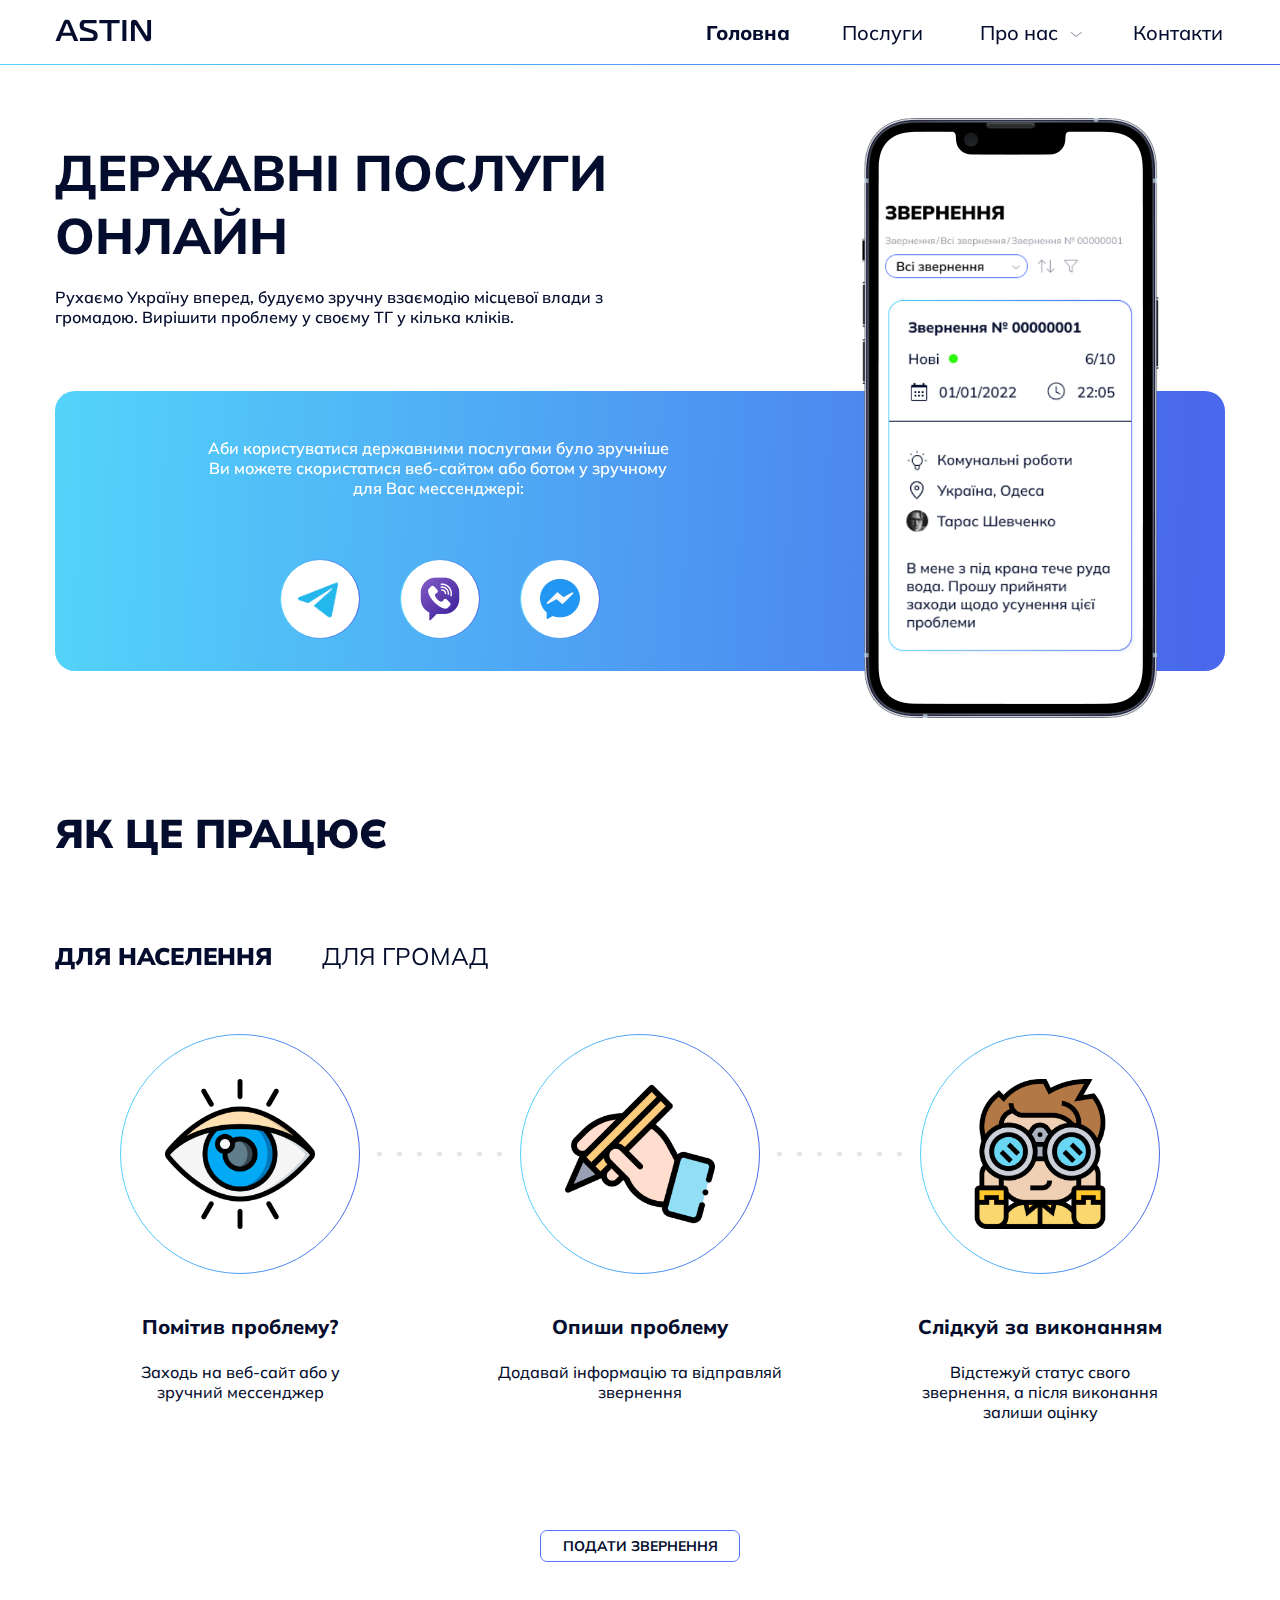
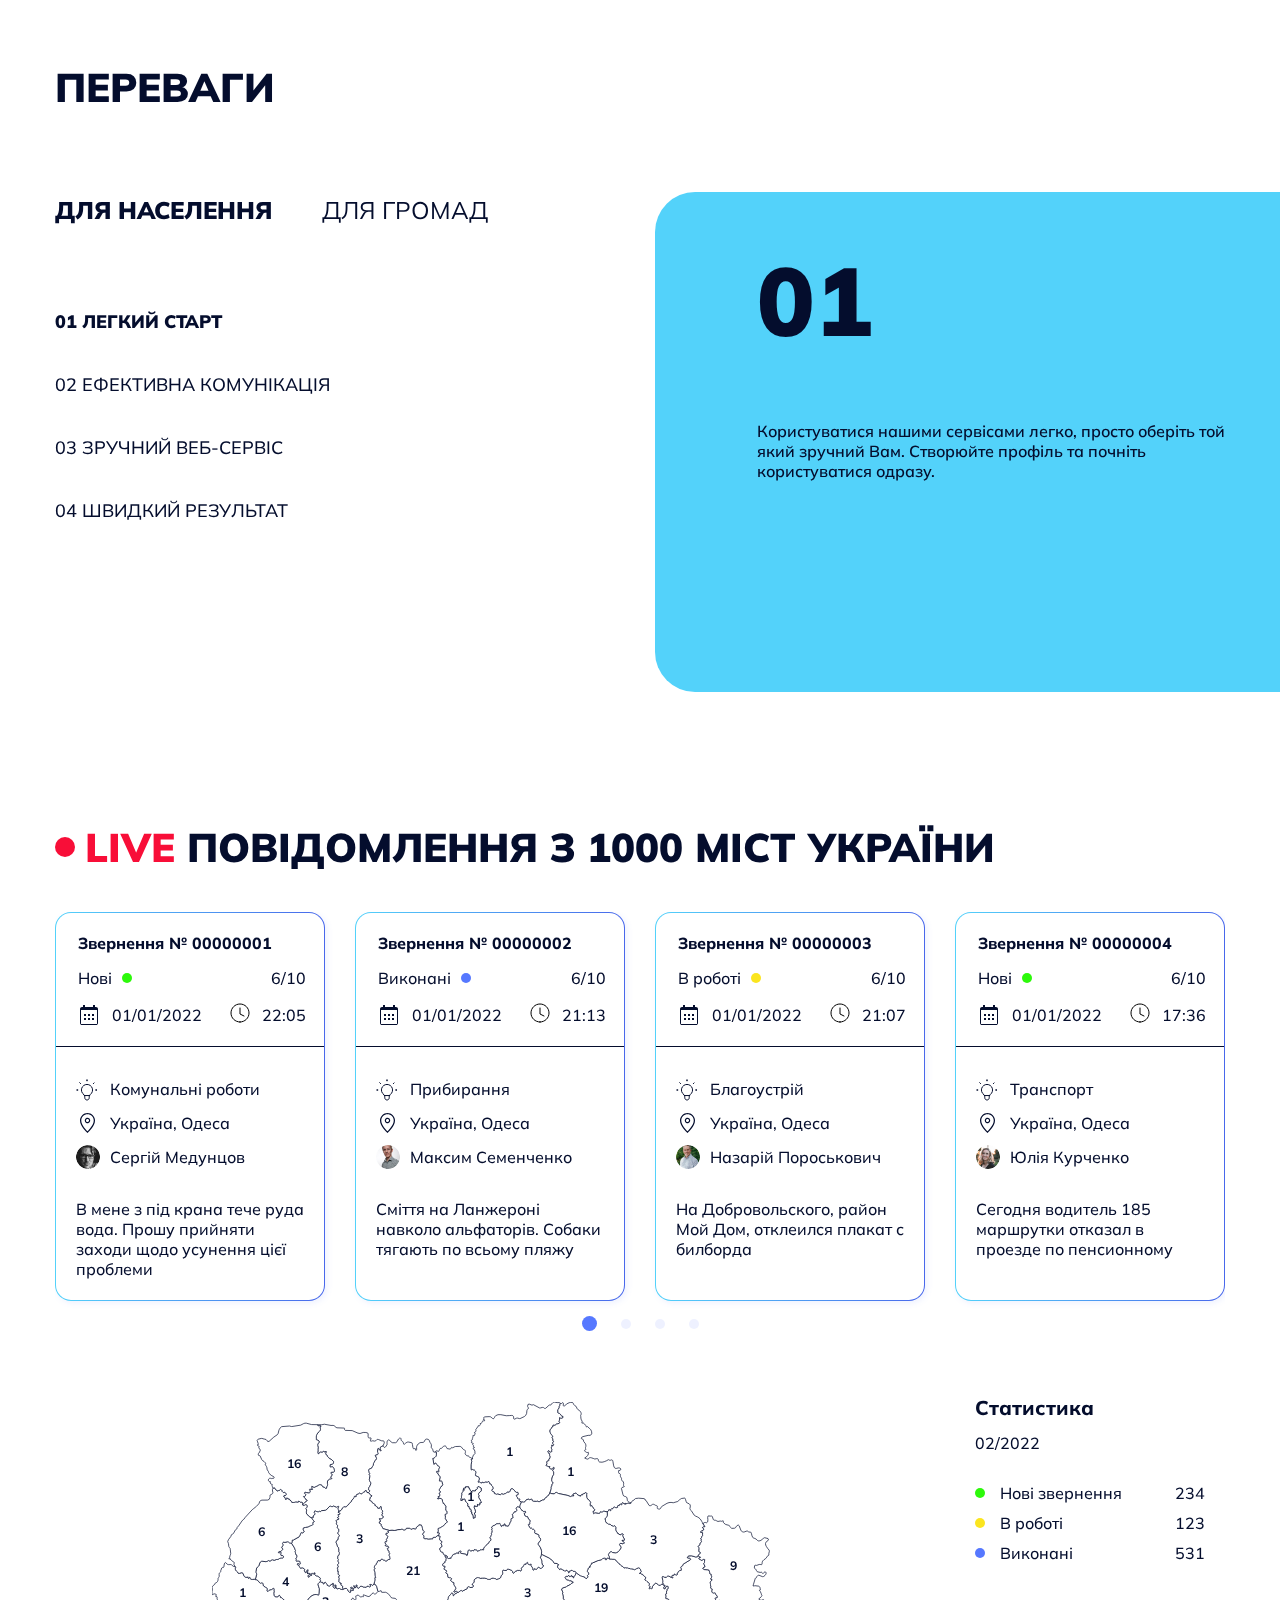
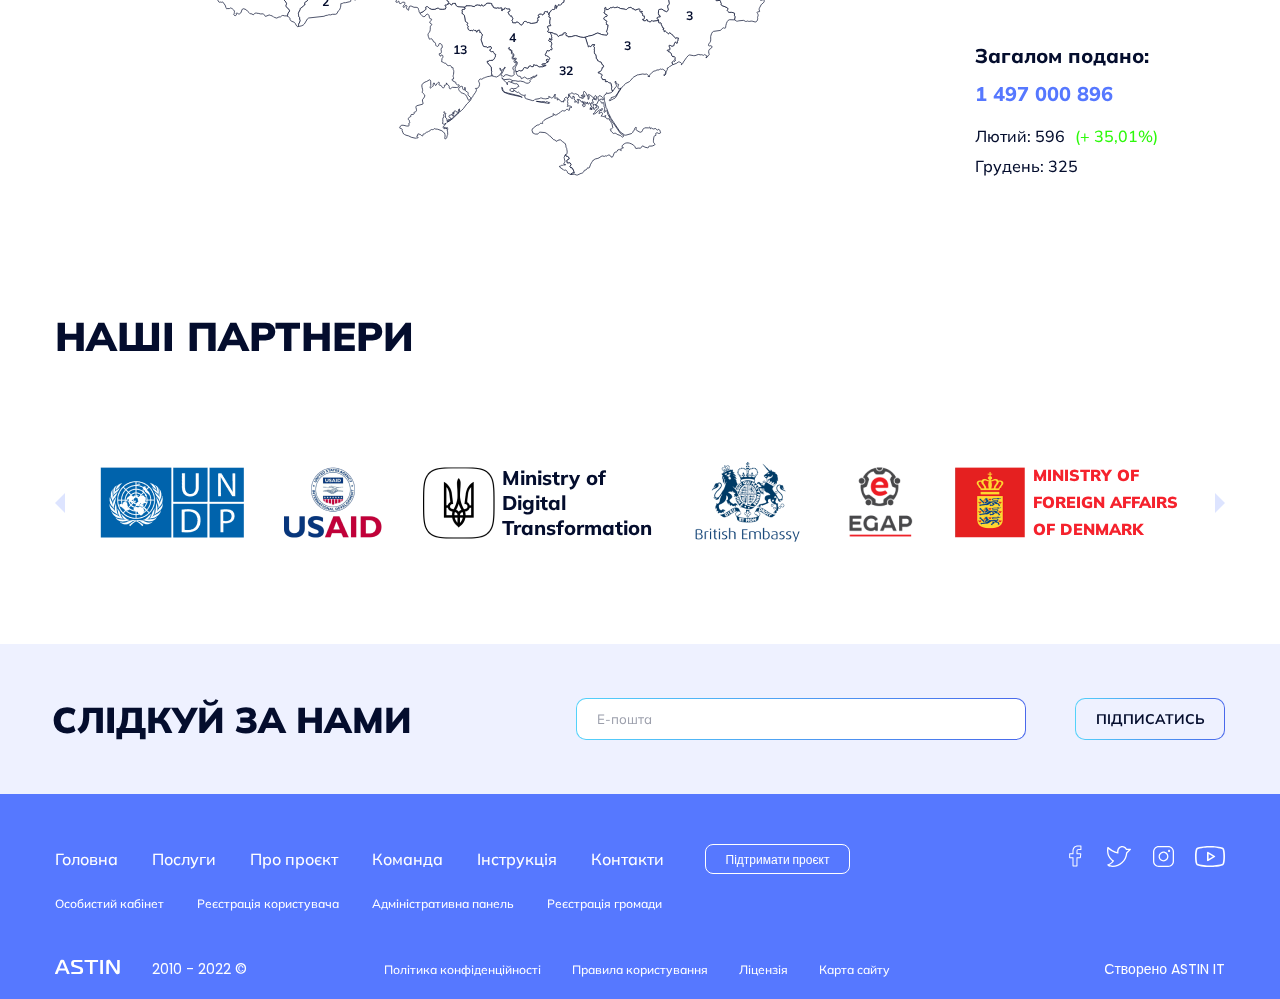
<file: index.html>
<!DOCTYPE html>
<html lang="en">

<head>
    <meta charset="UTF-8">
    <meta http-equiv="X-UA-Compatible" content="IE=edge">
    <meta name="viewport" content="width=device-width, initial-scale=1.0">
    <meta name="format-detection" content="telephone=no">
    <title>ASTIN - ГРОМАДА</title>
    <style>
        .preloader {
            opacity: 1;
            background-color: #FFF;
            z-index: 9999;
            position: fixed;
            width: 100%;
            height: calc(100vh + 140px);
            top: -70px;
            left: 0;
            bottom: -70px;
            display: -webkit-box;
            display: -ms-flexbox;
            display: flex;
            -webkit-box-align: center;
            -ms-flex-align: center;
            align-items: center;
            -webkit-box-pack: center;
            -ms-flex-pack: center;
            justify-content: center;
            padding-top: 70px;
            padding-bottom: 70px;
            -webkit-transition: 0.7s ease-in;
            -o-transition: 0.7s ease-in;
            transition: 0.7s ease-in;
        }
        
        .preloader__image {
            width: 100px;
            height: 100px;
            -o-object-fit: contain;
            object-fit: contain;
            -webkit-animation: rotation 1.5s linear infinite;
            animation: rotation 1.5s linear infinite;
            -webkit-transform-origin: 51px 50px;
            -ms-transform-origin: 51px 50px;
            transform-origin: 51px 50px;
        }
        
        @-webkit-keyframes rotation {
            100% {
                -webkit-transform: rotate(360deg);
                transform: rotate(360deg);
            }
        }
        
        @keyframes rotation {
            100% {
                -webkit-transform: rotate(360deg);
                transform: rotate(360deg);
            }
        }
    </style>
    <meta name="theme-color" content="#5678FF">
    <link rel="apple-touch-icon" sizes="180x180" href="assets/img/favicons/apple-touch-icon.png">
    <link rel="icon" type="image/png" sizes="32x32" href="assets/img/favicons/favicon-32x32.png">
    <link rel="icon" type="image/png" sizes="192x192" href="assets/img/favicons/android-chrome-192x192.png">
    <link rel="icon" type="image/png" sizes="16x16" href="assets/img/favicons/favicon-16x16.png">
    <link rel="manifest" href="assets/img/favicons/site.webmanifest">
    <link rel="mask-icon" href="assets/img/favicons/safari-pinned-switcher.svg" color="#5678ff">
    <link rel="shortcut icon" href="assets/img/favicons/favicon.ico">
    <meta name="msapplication-TileColor" content="#ffffff">
    <meta name="msapplication-config" content="assets/img/favicons/browserconfig.xml">
    <link rel="stylesheet" href="assets/css/clean.css">
    <link rel="preconnect" href="https://fonts.googleapis.com">
    <link rel="preconnect" href="https://fonts.gstatic.com" crossorigin>
    <link href="https://fonts.googleapis.com/css2?family=Mulish:wght@200;300;400;500;600;700;800;900&family=Poppins:wght@100;200;300;400;500;600;700;800;900&display=swap" rel="stylesheet">
    <link rel="stylesheet" href="assets/css/swiper-bundle.min.css">
    <link rel="stylesheet" href="assets/css/style.css">
    <link rel="stylesheet" href="assets/css/adaptation.css">
</head>

<body>
    <div class="preloader">
        <img class="preloader__image" src="assets/img/gov_icon_light.svg" alt="preloader">
    </div>

    <header class="headergov">
        <div class="wrapper headergov__wrapper">
            <a href="index.html"><img class="headergov__logo" src="assets/img/logo.svg" alt="logo"></a>
            <nav class="headergov__nav navigation">
                <a href="index.html" class="navigation__item selected">Головна</a>
                <a href="services.html" class="navigation__item">Послуги</a>
                <div class="navigation__item navigation__item_dd">
                    <span class="navigation__dd-title">Про нас</span>
                    <div class="navigation__dropdown dropdown">
                        <a href="team.html" class="dropdown__item">Команда</a>
                        <a href="project.html" class="dropdown__item">Про проєкт</a>
                        <a href="faq.html" class="dropdown__item">Інструкція</a>
                    </div>
                </div>
                <a href="contacts.html" class="navigation__item">Контакти</a>
            </nav>
            <button class="mobile-menu-btn">
                <div class="burger-line"></div>
                <div class="burger-line"></div>
                <div class="burger-line"></div>
            </button>
        </div>
    </header>

    <section class="hello">
        <div class="wrapper hello__wrapper">
            <h1 class="hello__title">Державні послуги онлайн</h1>
            <p class="hello__description text_bold">Рухаємо Україну вперед, будуємо зручну взаємодію місцевої влади з громадою. Вирішити проблему у своєму ТГ у кілька кліків.</p>
            <div class="hello__call call">
                <p class="call__description text_bold text_light">Аби користуватися державними послугами було зручніше Ви можете скористатися веб-сайтом або ботом у зручному для Вас мессенджері:</p>
                <p class="call__description2 text_bold text_light">Щоб перейти у бот і подати звернення клікни на потрібний мессенджер</p>
                <div class="call__buttons">
                    <a href="tg://resolve?domain=astininfobot" class="call__button call__button_tg">
                        <img src="assets/img/call_telegram.png" alt="telegram">
                    </a>
                    <a href="#" class="call__button call__button_vbr">
                        <img src="assets/img/call_viber.png" alt="viber">
                    </a>
                    <a href="#" class="call__button call__button_msng">
                        <img src="assets/img/call_messenger.png" alt="messenger">
                    </a>
                </div>
            </div>
            <div class="hello__phone phone">
                <img src="assets/img/iphone.png" alt="iphone frame" class="phone__image">
                <div class="phone__content">
                    <img src="assets/img/test-content.png" alt="demo content">
                </div>
            </div>
        </div>
    </section>

    <input class="invisible-input" checked="checked" id="switcher1" type="radio" name="switcher" />
    <input class="invisible-input" id="switcher2" type="radio" name="switcher" />

    <section class="howtouse block-with_switchers">
        <div class="wrapper howtouse__wrapper">
            <h2 class="howtouse__title">Як це працює</h2>
            <div class="howtouse__switchers switchers">
                <label for="switcher1" class="switchers__item switchers__item_1">для населення</label>
                <label for="switcher2" class="switchers__item switchers__item_2">для громад</label>
            </div>
            <div class="howtouse__switcher-contents switcher-contents">
                <div class="switcher-contents__item switcher-contents__item_1">
                    <div class="howtouse-content-wrapper">
                        <div class="howtouse-content">
                            <div class="howtouse-content__item">
                                <div class="howtouse-content__image">
                                    <img src="assets/img/eye.png" alt="how to use">
                                </div>
                                <h4 class="howtouse-content__title">Помітив проблему?</h4>
                                <p class="howtouse-content__description">Заходь на веб-сайт або у зручний мессенджер</p>
                            </div>
                            <div class="howtouse-content__item">
                                <div class="howtouse-content__image">
                                    <img src="assets/img/writing.png" alt="how to use">
                                </div>
                                <h4 class="howtouse-content__title">Опиши проблему</h4>
                                <p class="howtouse-content__description">Додавай інформацію та відправляй звернення</p>
                            </div>
                            <div class="howtouse-content__item">
                                <div class="howtouse-content__image">
                                    <img src="assets/img/binoculars.png" alt="how to use">
                                </div>
                                <h4 class="howtouse-content__title">Слідкуй за виконанням</h4>
                                <p class="howtouse-content__description">Відстежуй статус свого звернення, а після виконання залиши оцінку</p>
                            </div>
                        </div>
                    </div>
                    <a href="apply.html" class="howtouse__button howtouse__button_1 button">Подати звернення</a>
                </div>
                <div class="switcher-contents__item switcher-contents__item_2">
                    <div class="howtouse-content-wrapper">
                        <div class="howtouse-content">
                            <div class="howtouse-content__item">
                                <div class="howtouse-content__image">
                                    <img src="assets/img/branding.png" alt="how to use">
                                </div>
                                <h4 class="howtouse-content__title">Cтворіть профіль</h4>
                                <p class="howtouse-content__description">Зареєструйте профіль громади. Заповнюйте його необхідними данними</p>
                            </div>
                            <div class="howtouse-content__item">
                                <div class="howtouse-content__image">
                                    <img src="assets/img/gear.png" alt="how to use">
                                </div>
                                <h4 class="howtouse-content__title">Налаштуйте</h4>
                                <p class="howtouse-content__description">Налаштуйте профіль вашої громади аби користуватися послугами було зручніше</p>
                            </div>
                            <div class="howtouse-content__item">
                                <div class="howtouse-content__image">
                                    <img src="assets/img/rating.png" alt="how to use">
                                </div>
                                <h4 class="howtouse-content__title">Користуйтеся</h4>
                                <p class="howtouse-content__description">Проінформуйте жителів про нові можливості, починайте працювати, oтримуйте повідомлення від громадян та відгуки</p>
                            </div>
                        </div>
                    </div>
                    <a href="#" class="howtouse__button howtouse__button_2 button">Створити профіль громади</a>
                </div>
            </div>
        </div>
    </section>


    <section class="benefits block-with_switchers">
        <div class="benefits__bg"></div>
        <div class="wrapper benefits__wrapper">
            <h2 class="benefits__title">Переваги</h2>
            <div class="benefits__switchers switchers">
                <label for="switcher1" class="switchers__item switchers__item_1">для населення</label>
                <label for="switcher2" class="switchers__item switchers__item_2">для громад</label>
            </div>
            <div class="benefits__switcher-contents switcher-contents">
                <div class="switcher-contents__item switcher-contents__item_1">
                    <input class="invisible-input" checked="checked" id="tab1" type="radio" name="firsttabs" />
                    <input class="invisible-input" id="tab2" type="radio" name="firsttabs" />
                    <input class="invisible-input" id="tab3" type="radio" name="firsttabs" />
                    <input class="invisible-input" id="tab4" type="radio" name="firsttabs" />
                    <div class="benefits-content block-with_tabs">
                        <div class="benefits__tabs tabs">
                            <label for="tab1" class="tabs__item tabs__title tabs__item_1">01 Легкий старт</label>
                            <label for="tab2" class="tabs__item tabs__title tabs__item_2">02 Ефективна комунікація</label>
                            <label for="tab3" class="tabs__item tabs__title tabs__item_3">03 Зручний ВЕБ-сервіс</label>
                            <label for="tab4" class="tabs__item tabs__title tabs__item_4">04 Швидкий результат</label>
                        </div>
                        <div class="benefits__tab-contents tab-contents">
                            <div class="tab-contents__item tab-contents__item_1">
                                <span class="tab-contents__number">01</span>
                                <span class="tab-contents__title">Легкий старт</span>
                                <p class="tab-contents__description">Користуватися нашими сервісами легко, просто оберіть той який зручний Вам. Створюйте профіль та почніть користуватися одразу.</p>
                            </div>
                            <div class="tab-contents__item tab-contents__item_2">
                                <span class="tab-contents__number">02</span>
                                <span class="tab-contents__title">Ефективна комунікація</span>
                                <p class="tab-contents__description">Завдяки нашому веб-сайту та чат-боту, ваше повідомлення обробляється набагато швидше. Відстежуйте готовність замовленних послуг, підпишиться та отримуйте важливі новини та екстренні повідомлення.</p>
                            </div>
                            <div class="tab-contents__item tab-contents__item_3">
                                <span class="tab-contents__number">03</span>
                                <span class="tab-contents__title">Зручний ВЕБ-сервіс</span>
                                <p class="tab-contents__description">Ви отримаєте доступ до сторінки, на якій буде надано інформацію відповідно до вимог законодавства. Сторінка створена з урахуванням світових практик щодо зручності використання.</p>
                            </div>
                            <div class="tab-contents__item tab-contents__item_4">
                                <span class="tab-contents__number">04</span>
                                <span class="tab-contents__title">Швидкий результат</span>
                                <p class="tab-contents__description">Завдяки можливості оперативно реагувати на повідомлення, значно скорочується період вирішення питання. Також Ви можете впливати на якість надання послуг, залишаючи відгуки.</p>
                            </div>
                        </div>
                        <div class="benefits__mobile-tabs mobile-tabs">
                            <div class="mobile-tabs__bg"></div>
                            <label for="tab1" class="mobile-tabs__item mobile-tabs__item_1">01</label>
                            <label for="tab2" class="mobile-tabs__item mobile-tabs__item_2">02</label>
                            <label for="tab3" class="mobile-tabs__item mobile-tabs__item_3">03</label>
                            <label for="tab4" class="mobile-tabs__item mobile-tabs__item_4">04</label>
                        </div>
                    </div>
                </div>
                <div class="switcher-contents__item switcher-contents__item_2">
                    <input class="invisible-input" checked="checked" id="tab5" type="radio" name="secondtabs" />
                    <input class="invisible-input" id="tab6" type="radio" name="secondtabs" />
                    <input class="invisible-input" id="tab7" type="radio" name="secondtabs" />
                    <input class="invisible-input" id="tab8" type="radio" name="secondtabs" />
                    <div class="benefits-content block-with_tabs">
                        <div class="benefits__tabs tabs">
                            <label for="tab5" class="tabs__item tabs__title tabs__item_5">01 Простий початок</label>
                            <label for="tab6" class="tabs__item tabs__title tabs__item_6">02 Зручний веб-сервіс</label>
                            <label for="tab7" class="tabs__item tabs__title tabs__item_7">03 Проста адміністративна панель</label>
                            <label for="tab8" class="tabs__item tabs__title tabs__item_8">04 Інтеграція сервісів</label>
                        </div>
                        <div class="benefits__tab-contents tab-contents">
                            <div class="tab-contents__item tab-contents__item_5">
                                <span class="tab-contents__number">01</span>
                                <span class="tab-contents__title">Простий початок</span>
                                <p class="tab-contents__description">Створюйте профіль громади, налаштуйте та почніть користуватися вже в перший день. Додавайте списки потрібних послуг, обробляйте повідомлення та обирайте відповідних виконавців.</p>
                            </div>
                            <div class="tab-contents__item tab-contents__item_6">
                                <span class="tab-contents__number">02</span>
                                <span class="tab-contents__title">Зручний веб-сервіс</span>
                                <p class="tab-contents__description">Ви отримаєте зручний доступ до сторінки, на якій буде надано інформацію відповідно до вимог законодавства. Сторінка створена з урахуванням світових практик щодо зручності використання.</p>
                            </div>
                            <div class="tab-contents__item tab-contents__item_7">
                                <span class="tab-contents__number">03</span>
                                <span class="tab-contents__title">Проста адміністративна панель</span>
                                <p class="tab-contents__description">Сторінка громади і чат-бот мають однаково просту адміністративну панель. Всі інструменти взаємно інтегровані та готові до роботи.</p>
                            </div>
                            <div class="tab-contents__item tab-contents__item_8">
                                <span class="tab-contents__number">04</span>
                                <span class="tab-contents__title">Інтеграція сервісів</span>
                                <p class="tab-contents__description">Система дозволяє інтегрувати сервиси, якими вже користується громада або які будуть підключені. Швидко опрацьовуйте повідомлення громадян, зручно додавайте послуги, створюйте та поширюйте важливі новини та єкстренні повідомлення.</p>
                            </div>
                        </div>
                        <div class="benefits__mobile-tabs mobile-tabs">
                            <div class="mobile-tabs__bg"></div>
                            <label for="tab5" class="mobile-tabs__item mobile-tabs__item_5">01</label>
                            <label for="tab6" class="mobile-tabs__item mobile-tabs__item_6">02</label>
                            <label for="tab7" class="mobile-tabs__item mobile-tabs__item_7">03</label>
                            <label for="tab8" class="mobile-tabs__item mobile-tabs__item_8">04</label>
                        </div>
                    </div>
                </div>
            </div>
        </div>
    </section>

    <section class="appeals">
        <div class="wrapper appeals__wrapper">
            <h2 class="appeals__title"><span class="appeals__title_red">Live</span> повідомлення з 1000 міст України</h2>
            <div class="swiper">
                <div class="swiper-wrapper appeals__item appeal">
                    <div class="swiper-slide appeal__item">
                        <div class="appeal__head">
                            <span class="appeal__number">Звернення № 00000001</span>
                            <div class="appeal__head-content">
                                <div class="appeal__status appeal__status_new appeal-status">
                                    <span class="appeal-status__name">Нові</span>
                                    <span class="appeal-status__dot"></span>
                                    <span class="appeal-status__stage">6/10</span>
                                </div>
                                <div class="appeal__date appeal-date">
                                    <span class="appeal-date__day">01/01/2022</span>
                                    <span class="appeal-date__time">22:05</span>
                                </div>
                            </div>
                        </div>
                        <div class="appeal__body">
                            <span class="appeal__category">Комунальні роботи</span>
                            <span class="appeal__location">Україна, Одеса</span>
                            <div class="appeal__author">
                                <img class="appeal__author-avatar" src="assets/img/author1.jpg" alt="author">
                                <span class="appeal__author-name">Сергій Медунцов</span>
                            </div>
                            <p class="appeal__description">В мене з під крана тече руда вода. Прошу прийняти заходи щодо усунення цієї проблеми</p>
                        </div>
                    </div>

                    <div class="swiper-slide appeal__item">
                        <div class="appeal__head">
                            <span class="appeal__number">Звернення № 00000002</span>
                            <div class="appeal__head-content">
                                <div class="appeal__status appeal__status_done appeal-status">
                                    <span class="appeal-status__name">Виконані</span>
                                    <span class="appeal-status__dot"></span>
                                    <span class="appeal-status__stage">6/10</span>
                                </div>
                                <div class="appeal__date appeal-date">
                                    <span class="appeal-date__day">01/01/2022</span>
                                    <span class="appeal-date__time">21:13</span>
                                </div>
                            </div>
                        </div>
                        <div class="appeal__body">
                            <span class="appeal__category">Прибирання</span>
                            <span class="appeal__location">Україна, Одеса</span>
                            <div class="appeal__author">
                                <img class="appeal__author-avatar" src="assets/img/author2.jpg" alt="author">
                                <span class="appeal__author-name">Максим Семенченко</span>
                            </div>
                            <p class="appeal__description">Сміття на Ланжероні навколо альфаторів. Собаки тягають по всьому пляжу</p>
                        </div>
                    </div>

                    <div class="swiper-slide appeal__item">
                        <div class="appeal__head">
                            <span class="appeal__number">Звернення № 00000003</span>
                            <div class="appeal__head-content">
                                <div class="appeal__status appeal__status_inprogress appeal-status">
                                    <span class="appeal-status__name">В роботі</span>
                                    <span class="appeal-status__dot"></span>
                                    <span class="appeal-status__stage">6/10</span>
                                </div>
                                <div class="appeal__date appeal-date">
                                    <span class="appeal-date__day">01/01/2022</span>
                                    <span class="appeal-date__time">21:07</span>
                                </div>
                            </div>
                        </div>
                        <div class="appeal__body">
                            <span class="appeal__category">Благоустрій</span>
                            <span class="appeal__location">Україна, Одеса</span>
                            <div class="appeal__author">
                                <img class="appeal__author-avatar" src="assets/img/author3.jpg" alt="author">
                                <span class="appeal__author-name">Назарій Пороськович</span>
                            </div>
                            <p class="appeal__description">На Добровольского, район Мой Дом, отклеился плакат с билборда</p>
                        </div>
                    </div>

                    <div class="swiper-slide appeal__item">
                        <div class="appeal__head">
                            <span class="appeal__number">Звернення № 00000004</span>
                            <div class="appeal__head-content">
                                <div class="appeal__status appeal__status_new appeal-status">
                                    <span class="appeal-status__name">Нові</span>
                                    <span class="appeal-status__dot"></span>
                                    <span class="appeal-status__stage">6/10</span>
                                </div>
                                <div class="appeal__date appeal-date">
                                    <span class="appeal-date__day">01/01/2022</span>
                                    <span class="appeal-date__time">17:36</span>
                                </div>
                            </div>
                        </div>
                        <div class="appeal__body">
                            <span class="appeal__category">Транспорт</span>
                            <span class="appeal__location">Україна, Одеса</span>
                            <div class="appeal__author">
                                <img class="appeal__author-avatar" src="assets/img/author4.jpg" alt="author">
                                <span class="appeal__author-name">Юлія Курченко</span>
                            </div>
                            <p class="appeal__description">Сегодня водитель 185 маршрутки отказал в проезде по пенсионному</p>
                        </div>
                    </div>
                </div>
                <div class="swiper-pagination"></div>
                <div class="swiper-button-prev">Попереднє</div>
                <div class="swiper-button-next">Наступне</div>
            </div>
        </div>
    </section>

    <section class="mapStat">
        <div class="wrapper mapStat__wrapper">
            <div class="mapStat__map">
                <div id="map"></div>
            </div>
            <div class="mapStat__stat stat">
                <div class="stat__item">
                    <h4 class="stat__title">Статистика</h4>
                    <span class="stat__date">02/2022</span>
                    <div class="stat__status stat__status_new stat-status">
                        <span class="stat-status__dot"></span>
                        <span class="stat-status__name">Нові звернення</span>
                        <span class="stat-status__count">234</span>
                    </div>
                    <div class="stat__status stat__status_inprogress stat-status">
                        <span class="stat-status__dot"></span>
                        <span class="stat-status__name">В роботі</span>
                        <span class="stat-status__count">123</span>
                    </div>
                    <div class="stat__status stat__status_done stat-status">
                        <span class="stat-status__dot"></span>
                        <span class="stat-status__name">Виконані</span>
                        <span class="stat-status__count">531</span>
                    </div>
                </div>
                <div class="stat__item">
                    <h4 class="stat__title">Загалом подано:</h4>
                    <h4 class="stat__count">1 497 000 896</h4>
                    <span class="stat__month">Лютий: 596
                        <span class="stat__increase">(+ <span>35,01</span>%)</span>
                    </span>
                    <span class="stat__month">Грудень: 325</span>
                </div>
            </div>
        </div>
    </section>

    <script src="assets/js/mapdata.js"></script>
    <script src="assets/js/countrymap.js"></script>

    <section class="partners">
        <div class="wrapper">
            <h2 class="partners__title">Наші партнери</h2>
            <div class="partners-slider__wrapper">
                <div class="partners-slider partners__slider">
                    <div class="swiper-wrapper">
                        <div class="swiper-slide partners__item">
                            <img src="assets/img/partner1.png" alt="partner">
                        </div>
                        <div class="swiper-slide partners__item">
                            <img src="assets/img/partner2.png" alt="partner">
                        </div>
                        <div class="swiper-slide partners__item">
                            <img src="assets/img/partner3.png" alt="partner">
                            <span class="partnerMODT">Ministry of Digital Transformation</span>
                        </div>
                        <div class="swiper-slide partners__item">
                            <img src="assets/img/partner4.png" alt="partner">
                        </div>
                        <div class="swiper-slide partners__item">
                            <img src="assets/img/partner5.png" alt="partner">
                        </div>
                        <div class="swiper-slide partners__item">
                            <img src="assets/img/partner6.png" alt="partner">
                            <span class="partnerMOFAOD">ministry of foreign affairs of denmark</span>
                        </div>
                    </div>
                </div>
                <div class="partners-slider-prev arrow__prev"></div>
                <div class="partners-slider-next arrow__next"></div>
            </div>
        </div>
    </section>

    <section class="follow">
        <div class="wrapper follow__wrapper">
            <p class="follow__title">Слідкуй за нами</p>
            <form action="" method="" class="follow__form">
                <input type="email" name="email" id="follow__email" class="follow__email input input_bordered input_gradient" placeholder="Е-пошта" required>
                <button type="submit" class="follow__submit submit">Підписатись</button>
            </form>
        </div>
    </section>

    <footer class="footer">
        <div class="wrapper footer__wrapper">
            <div class="footer__nav footer-nav">
                <a class="footer-nav__item" href="index.html">Головна</a>
                <a class="footer-nav__item" href="services.html">Послуги</a>
                <a class="footer-nav__item" href="project.html">Про проєкт</a>
                <a class="footer-nav__item" href="team.html">Команда</a>
                <a class="footer-nav__item" href="faq.html">Інструкція</a>
                <a class="footer-nav__item" href="contacts.html">Контакти</a>
            </div>
            <a href="#" class="footer__support-btn">Підтримати проєкт</a>
            <div class="footer__socials socials">
                <a href="#" class="socials__item">
                    <img src="assets/img/fb_icon.svg" alt="facebook icon">
                </a>
                <a href="#" class="socials__item">
                    <img src="assets/img/twitter_icon.svg" alt="twitter icon">
                </a>
                <a href="#" class="socials__item">
                    <img src="assets/img/inst_icon.svg" alt="instagram icon">
                </a>
                <a href="#" class="socials__item">
                    <img src="assets/img/yt_icon.svg" alt=" youtube icon">
                </a>
            </div>
            <div class="footer__links1 footer-links">
                <a class="footer-links__item" href="https://my.astin.net/account/login">Особистий кабінет</a>
                <a class="footer-links__item" href="https://my.astin.net/account/login">Реєстрація користувача</a>
                <a class="footer-links__item" href="https://workspace.astin.net/Account/Login">Адміністративна панель</a>
                <a class="footer-links__item" href="https://workspace.astin.net/Account/Login">Реєстрація громади</a>
            </div>
            <div class="footer__copyright">
                <img class="footer__logo" src="assets/img/logo_light.svg" alt="logo">
                <span class="footer__copy-text">2010 - 2022 ©</span>
            </div>
            <div class="footer__links2 footer-links">
                <a class="footer-links__item" href="privacypolicy.html">Політика конфіденційності</a>
                <a class="footer-links__item" href="termsofuse.html">Правила користування</a>
                <a class="footer-links__item" href="license.html">Ліцензія</a>
                <a class="footer-links__item" href="sitemap.html">Карта сайту</a>
            </div>
            <span class="developed-by">Створено <a href="https://it.astin.co/" target="_blank">ASTIN IT</a></span>
        </div>
    </footer>
    <script src="https://code.jquery.com/jquery-3.6.0.min.js" integrity="sha256-/xUj+3OJU5yExlq6GSYGSHk7tPXikynS7ogEvDej/m4=" crossorigin="anonymous"></script>
    <script src="assets/js/touchSwipe.js"></script>
    <script src="assets/js/swiper-bundle.min.js"></script>
    <script src="assets/js/script.js"></script>
</body>

</html>
</file>
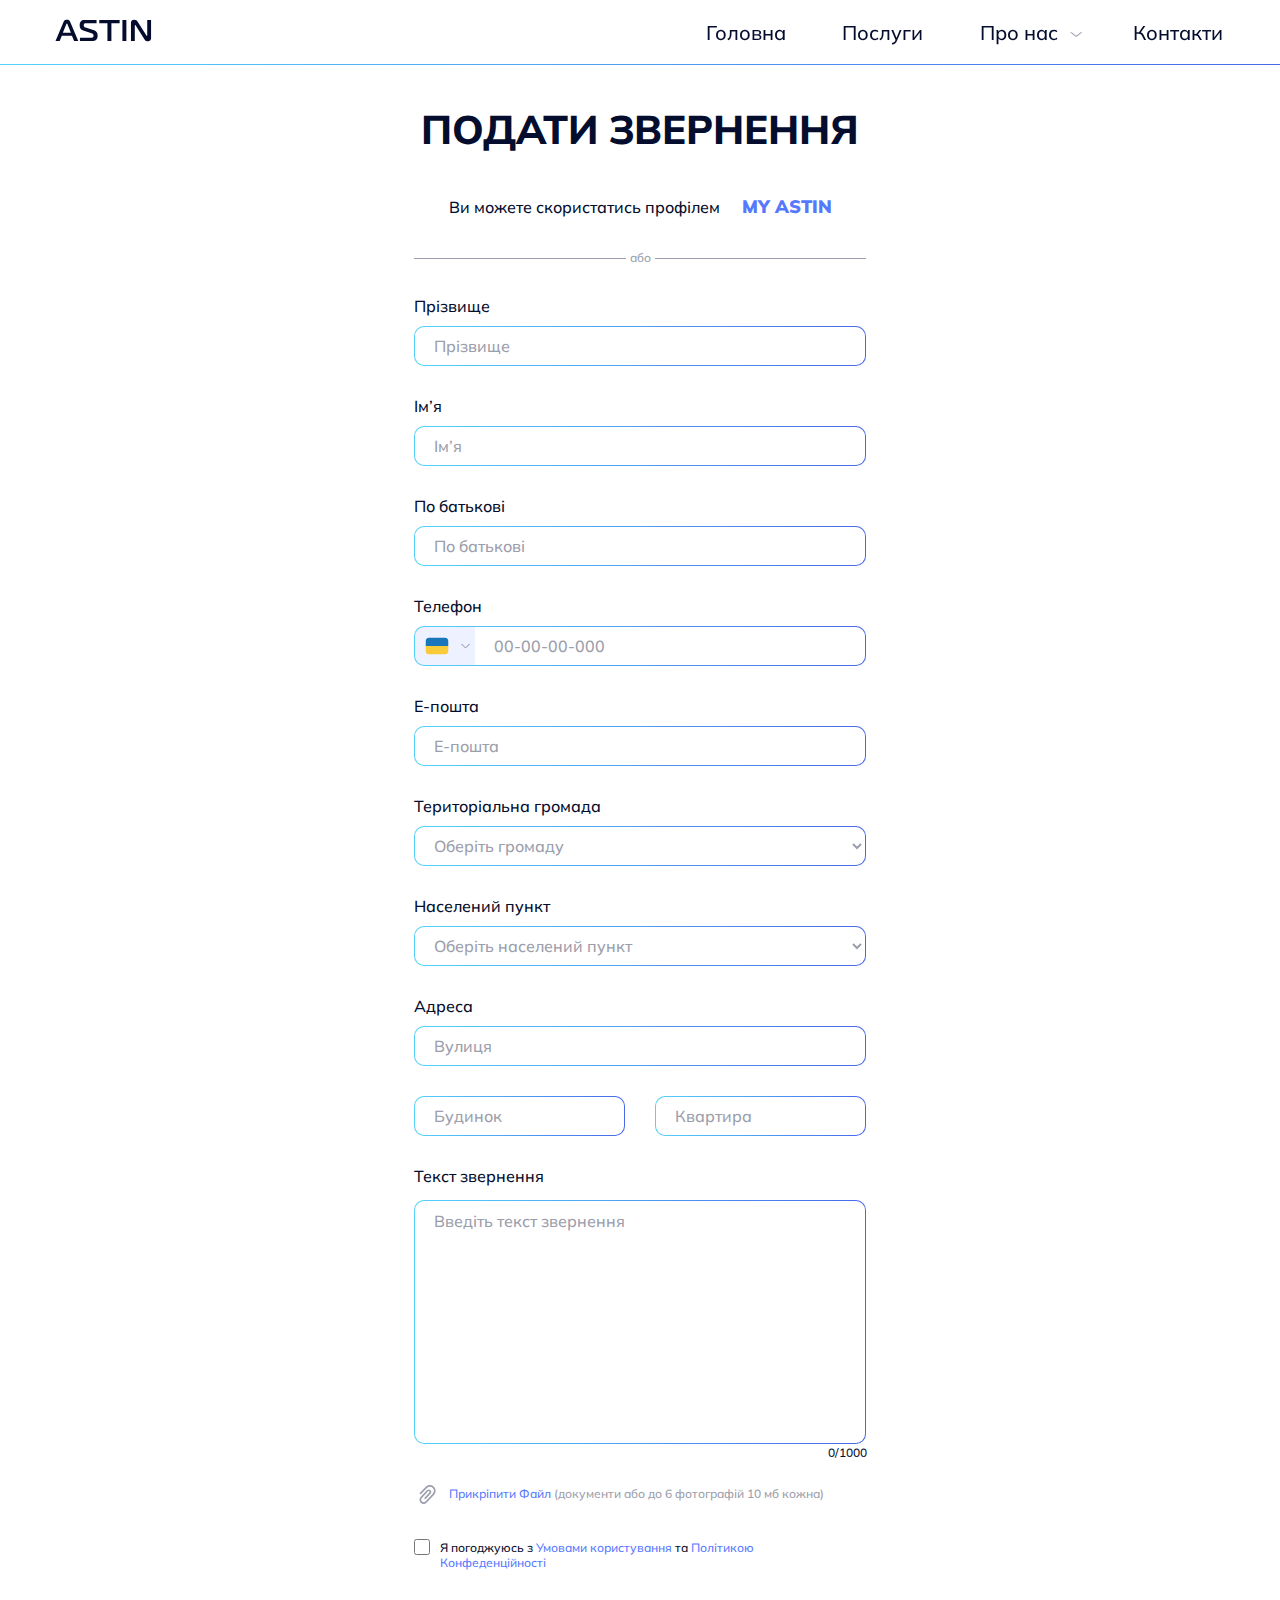
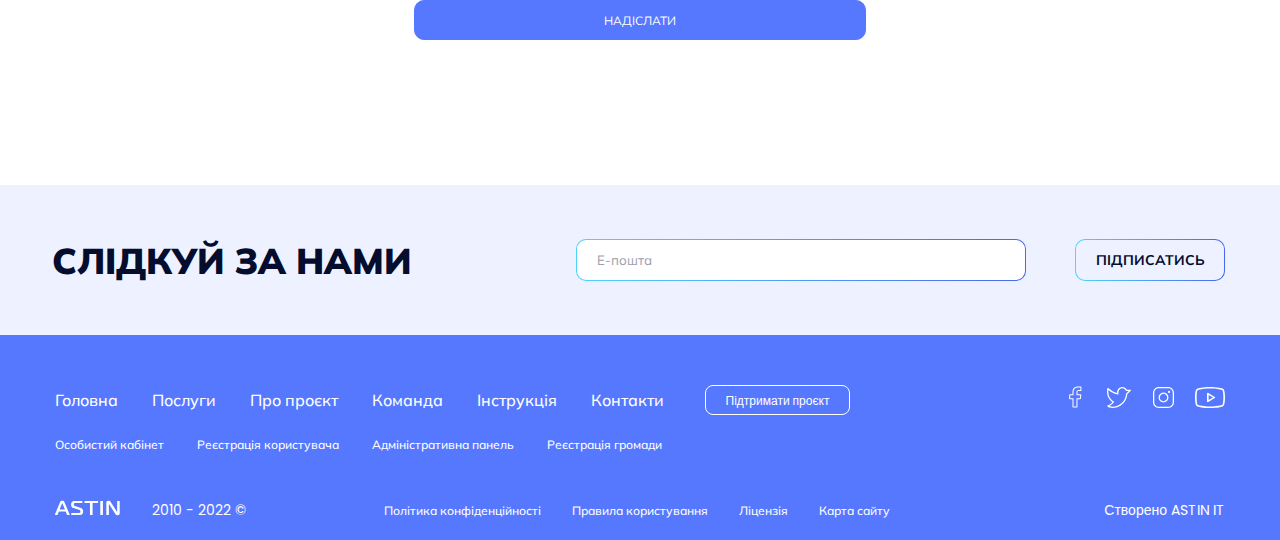
<file: apply.html>
<!DOCTYPE html>
<html lang="en">

<head>
    <meta charset="UTF-8">
    <meta http-equiv="X-UA-Compatible" content="IE=edge">
    <meta name="viewport" content="width=device-width, initial-scale=1.0">
    <meta name="format-detection" content="telephone=no">
    <title>ASTIN - ГРОМАДА | ПОДАТИ ЗВЕРНЕННЯ</title>
    <style>
        .preloader {
            opacity: 1;
            background-color: #FFF;
            z-index: 9999;
            position: fixed;
            width: 100%;
            height: calc(100vh + 140px);
            top: -70px;
            left: 0;
            bottom: -70px;
            display: -webkit-box;
            display: -ms-flexbox;
            display: flex;
            -webkit-box-align: center;
            -ms-flex-align: center;
            align-items: center;
            -webkit-box-pack: center;
            -ms-flex-pack: center;
            justify-content: center;
            padding-top: 70px;
            padding-bottom: 70px;
            -webkit-transition: 0.7s ease-in;
            -o-transition: 0.7s ease-in;
            transition: 0.7s ease-in;
        }
        
        .preloader__image {
            width: 100px;
            height: 100px;
            -o-object-fit: contain;
            object-fit: contain;
            -webkit-animation: rotation 1.5s linear infinite;
            animation: rotation 1.5s linear infinite;
            -webkit-transform-origin: 51px 50px;
            -ms-transform-origin: 51px 50px;
            transform-origin: 51px 50px;
        }
        
        @-webkit-keyframes rotation {
            100% {
                -webkit-transform: rotate(360deg);
                transform: rotate(360deg);
            }
        }
        
        @keyframes rotation {
            100% {
                -webkit-transform: rotate(360deg);
                transform: rotate(360deg);
            }
        }
    </style>
    <meta name="theme-color" content="#5678FF">
    <link rel="apple-touch-icon" sizes="180x180" href="assets/img/favicons/apple-touch-icon.png">
    <link rel="icon" type="image/png" sizes="32x32" href="assets/img/favicons/favicon-32x32.png">
    <link rel="icon" type="image/png" sizes="192x192" href="assets/img/favicons/android-chrome-192x192.png">
    <link rel="icon" type="image/png" sizes="16x16" href="assets/img/favicons/favicon-16x16.png">
    <link rel="manifest" href="assets/img/favicons/site.webmanifest">
    <link rel="mask-icon" href="assets/img/favicons/safari-pinned-switcher.svg" color="#5678ff">
    <link rel="shortcut icon" href="assets/img/favicons/favicon.ico">
    <meta name="msapplication-TileColor" content="#ffffff">
    <meta name="msapplication-config" content="assets/img/favicons/browserconfig.xml">
    <link rel="stylesheet" href="assets/css/clean.css">
    <link rel="preconnect" href="https://fonts.googleapis.com">
    <link rel="preconnect" href="https://fonts.gstatic.com" crossorigin>
    <link href="https://fonts.googleapis.com/css2?family=Mulish:wght@200;300;400;500;600;700;800;900&family=Poppins:wght@100;200;300;400;500;600;700;800;900&display=swap" rel="stylesheet">
    <link rel="stylesheet" href="assets/css/swiper-bundle.min.css">
    <link rel="stylesheet" href="assets/css/style.css">
    <link rel="stylesheet" href="assets/css/adaptation.css">
</head>

<body>
    <div class="preloader">
        <img class="preloader__image" src="assets/img/gov_icon_light.svg" alt="preloader">
    </div>

    <header class="headergov">
        <div class="wrapper headergov__wrapper">
            <a href="index.html"><img class="headergov__logo" src="assets/img/logo.svg" alt="logo"></a>
            <nav class="headergov__nav navigation">
                <a href="index.html" class="navigation__item">Головна</a>
                <a href="services.html" class="navigation__item">Послуги</a>
                <div class="navigation__item navigation__item_dd">
                    <span class="navigation__dd-title">Про нас</span>
                    <div class="navigation__dropdown dropdown">
                        <a href="team.html" class="dropdown__item">Команда</a>
                        <a href="project.html" class="dropdown__item">Про проєкт</a>
                        <a href="faq.html" class="dropdown__item">Інструкція</a>
                    </div>
                </div>
                <a href="contacts.html" class="navigation__item">Контакти</a>
            </nav>
            <button class="mobile-menu-btn">
                <div class="burger-line"></div>
                <div class="burger-line"></div>
                <div class="burger-line"></div>
            </button>
        </div>
    </header>

    <section class="apply">
        <div class="wrapper apply__wrapper">
            <h2 class="apply__title h2_800">Подати Звернення</h2>
            <div class="apply__choose">
                <p class="apply__description">Ви можете скористатись профілем </p>
                <a href="#" class="apply__login">MY ASTIN</a>
            </div>
            <div class="apply__or apply-or">
                <div class="apply-or__devider apply-or__devider_left"></div>
                <span class="apply-or__text">або</span>
                <div class="apply-or__devider apply-or__devider_right"></div>
            </div>
            <form action="" method="" class="apply__form apply-form">
                <label for="surname">Прізвище</label>
                <input type="text" id="surname" name="surname" placeholder="Прізвище" required>
                <label for="name">Ім’я</label>
                <input type="text" id="name" name="name" placeholder="Ім’я" required>
                <label for="patronymic">По батькові</label>
                <input type="text" id="patronymic" name="patronymic" placeholder="По батькові" required>
                <label for="phone">Телефон</label>
                <div class="apply-form__phone">
                    <div class="apply-form__flag">
                        <img src="assets/img/dd_icon_ua.svg" alt="UA">
                    </div>
                    <input type="tel" name="phone" id="phone" placeholder="00-00-00-000" required>
                </div>
                <label for="email">Е-пошта</label>
                <input type="email" name="email" id="email" placeholder="Е-пошта" required>
                <label for="government">Територіальна громада</label>
                <select name="government" id="government" required>
                    <option value="0">Оберіть громаду</option>
                    <option value="1">Громада 1</option>
                    <option value="2">Громада 2</option>
                    <option value="3">Громада 3</option>
                </select>
                <label for="city">Населений пункт</label>
                <select name="city" id="city" required>
                    <option value="0">Оберіть населений пункт</option>
                    <option value="1">Місто 1</option>
                    <option value="2">Місто 2</option>
                    <option value="3">Місто 3</option>
                </select>
                <label for="street">Адреса</label>
                <input type="text" name="street" id="street" placeholder="Вулиця" required>
                <div class="apply-form__address">
                    <input type="text" name="building" id="building" placeholder="Будинок" required>
                    <input type="text" name="apartment" id="apartment" placeholder="Квартира">
                </div>
                <label for="message">Текст звернення</label>
                <textarea name="message" id="message" cols="30" rows="10" maxlength="1000" placeholder="Введіть текст звернення" onkeyup="countChar(this)" required></textarea>
                <div id="messCharCount">
                    <span class="messCharCount__current apply-form__message-counter">0</span><span>/1000</span>
                </div>
                <label class="apply-form__files add-files">
                    <img src="assets/img/paperclip.svg" alt="file">
                    <span><span class="add-files-btn">Прикріпити Файл</span> (документи або до 6 фотографій 10 мб
                        кожна)</span>
                    <input class="custom-file-input" placeholder="Прикріпити" type="file" id="file" name="file" multiple
                        accept="image/*,.doc,.docx,.xml,application/msword,application/vnd.openxmlformats-officedocument.wordprocessingml.document"
                        size="10000000">
                </label>
                <label class="apply-form__policy">
                    <input type="checkbox" name="policy" id="policy" required>
                    <p class="apply-form__policy-text">Я погоджуюсь з <a href="termsofuse.html" target="_blank">Умовами
                            користування</a> та <a href="privacypolicy.html" target="_blank">Політикою Конфеденційності</a></p>
                </label>
                <button class="apply-form__submit" type="submit">Надіслати</button>
            </form>
        </div>
    </section>

    <section class="follow">
        <div class="wrapper follow__wrapper">
            <p class="follow__title">Слідкуй за нами</p>
            <form action="" method="" class="follow__form">
                <input type="email" name="email" id="follow__email" class="follow__email input input_bordered input_gradient" placeholder="Е-пошта" required>
                <button type="submit" class="follow__submit submit">Підписатись</button>
            </form>
        </div>
    </section>

    <footer class="footer">
        <div class="wrapper footer__wrapper">
            <div class="footer__nav footer-nav">
                <a class="footer-nav__item" href="index.html">Головна</a>
                <a class="footer-nav__item" href="services.html">Послуги</a>
                <a class="footer-nav__item" href="project.html">Про проєкт</a>
                <a class="footer-nav__item" href="team.html">Команда</a>
                <a class="footer-nav__item" href="faq.html">Інструкція</a>
                <a class="footer-nav__item" href="contacts.html">Контакти</a>
            </div>
            <a href="#" class="footer__support-btn">Підтримати проєкт</a>
            <div class="footer__socials socials">
                <a href="#" class="socials__item">
                    <img src="assets/img/fb_icon.svg" alt="facebook icon">
                </a>
                <a href="#" class="socials__item">
                    <img src="assets/img/twitter_icon.svg" alt="twitter icon">
                </a>
                <a href="#" class="socials__item">
                    <img src="assets/img/inst_icon.svg" alt="instagram icon">
                </a>
                <a href="#" class="socials__item">
                    <img src="assets/img/yt_icon.svg" alt=" youtube icon">
                </a>
            </div>
            <div class="footer__links1 footer-links">
                <a class="footer-links__item" href="#">Особистий кабінет</a>
                <a class="footer-links__item" href="#">Реєстрація користувача</a>
                <a class="footer-links__item" href="#">Адміністративна панель</a>
                <a class="footer-links__item" href="#">Реєстрація громади</a>
            </div>
            <div class="footer__copyright">
                <img class="footer__logo" src="assets/img/logo_light.svg" alt="logo">
                <span class="footer__copy-text">2010 - 2022 ©</span>
            </div>
            <div class="footer__links2 footer-links">
                <a class="footer-links__item" href="privacypolicy.html">Політика конфіденційності</a>
                <a class="footer-links__item" href="termsofuse.html">Правила користування</a>
                <a class="footer-links__item" href="license.html">Ліцензія</a>
                <a class="footer-links__item" href="sitemap.html">Карта сайту</a>
            </div>
            <a href="https://it.astin.co/" target="_blank" class="developed-by">Створено ASTIN IT</a>
        </div>
    </footer>
    <script src="https://code.jquery.com/jquery-3.6.0.min.js" integrity="sha256-/xUj+3OJU5yExlq6GSYGSHk7tPXikynS7ogEvDej/m4=" crossorigin="anonymous"></script>
    <script src="assets/js/touchSwipe.js"></script>
    <script src="assets/js/swiper-bundle.min.js"></script>
    <script src="assets/js/script.js"></script>
</body>

</html>
</file>
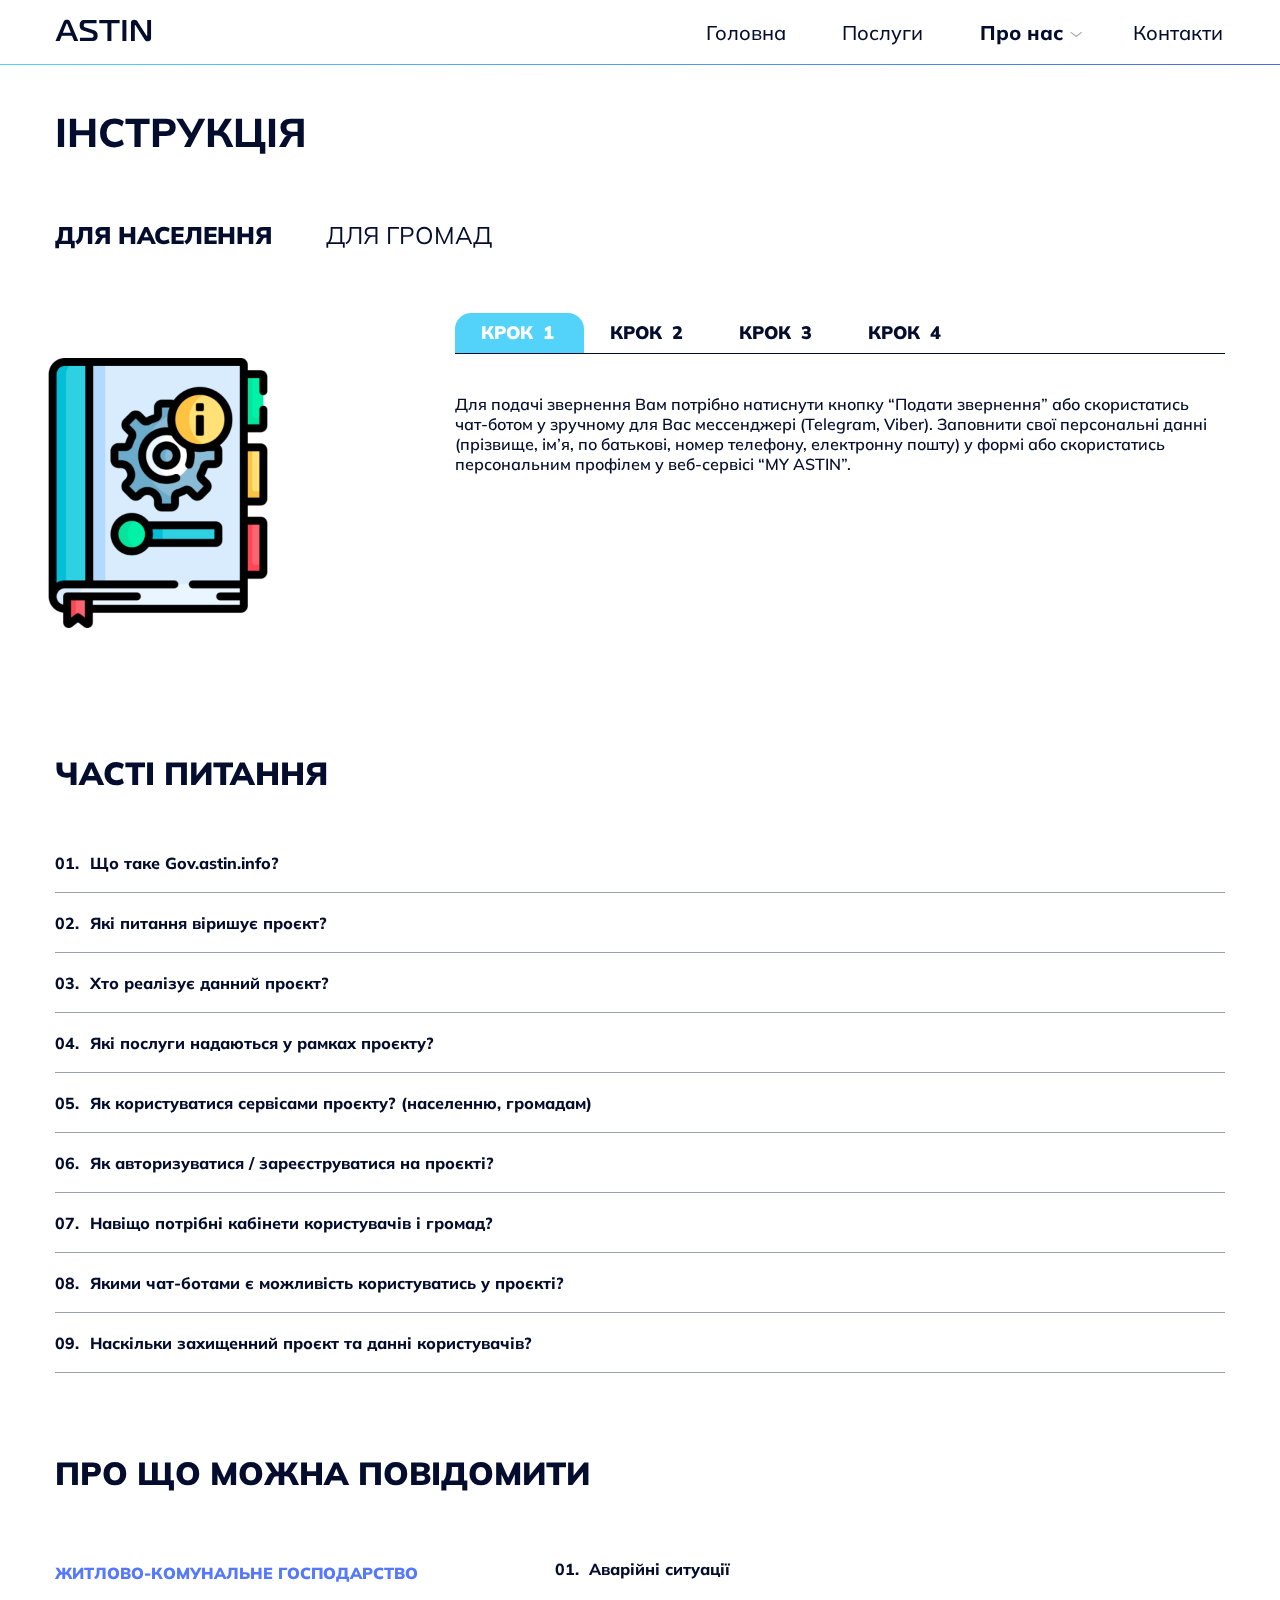
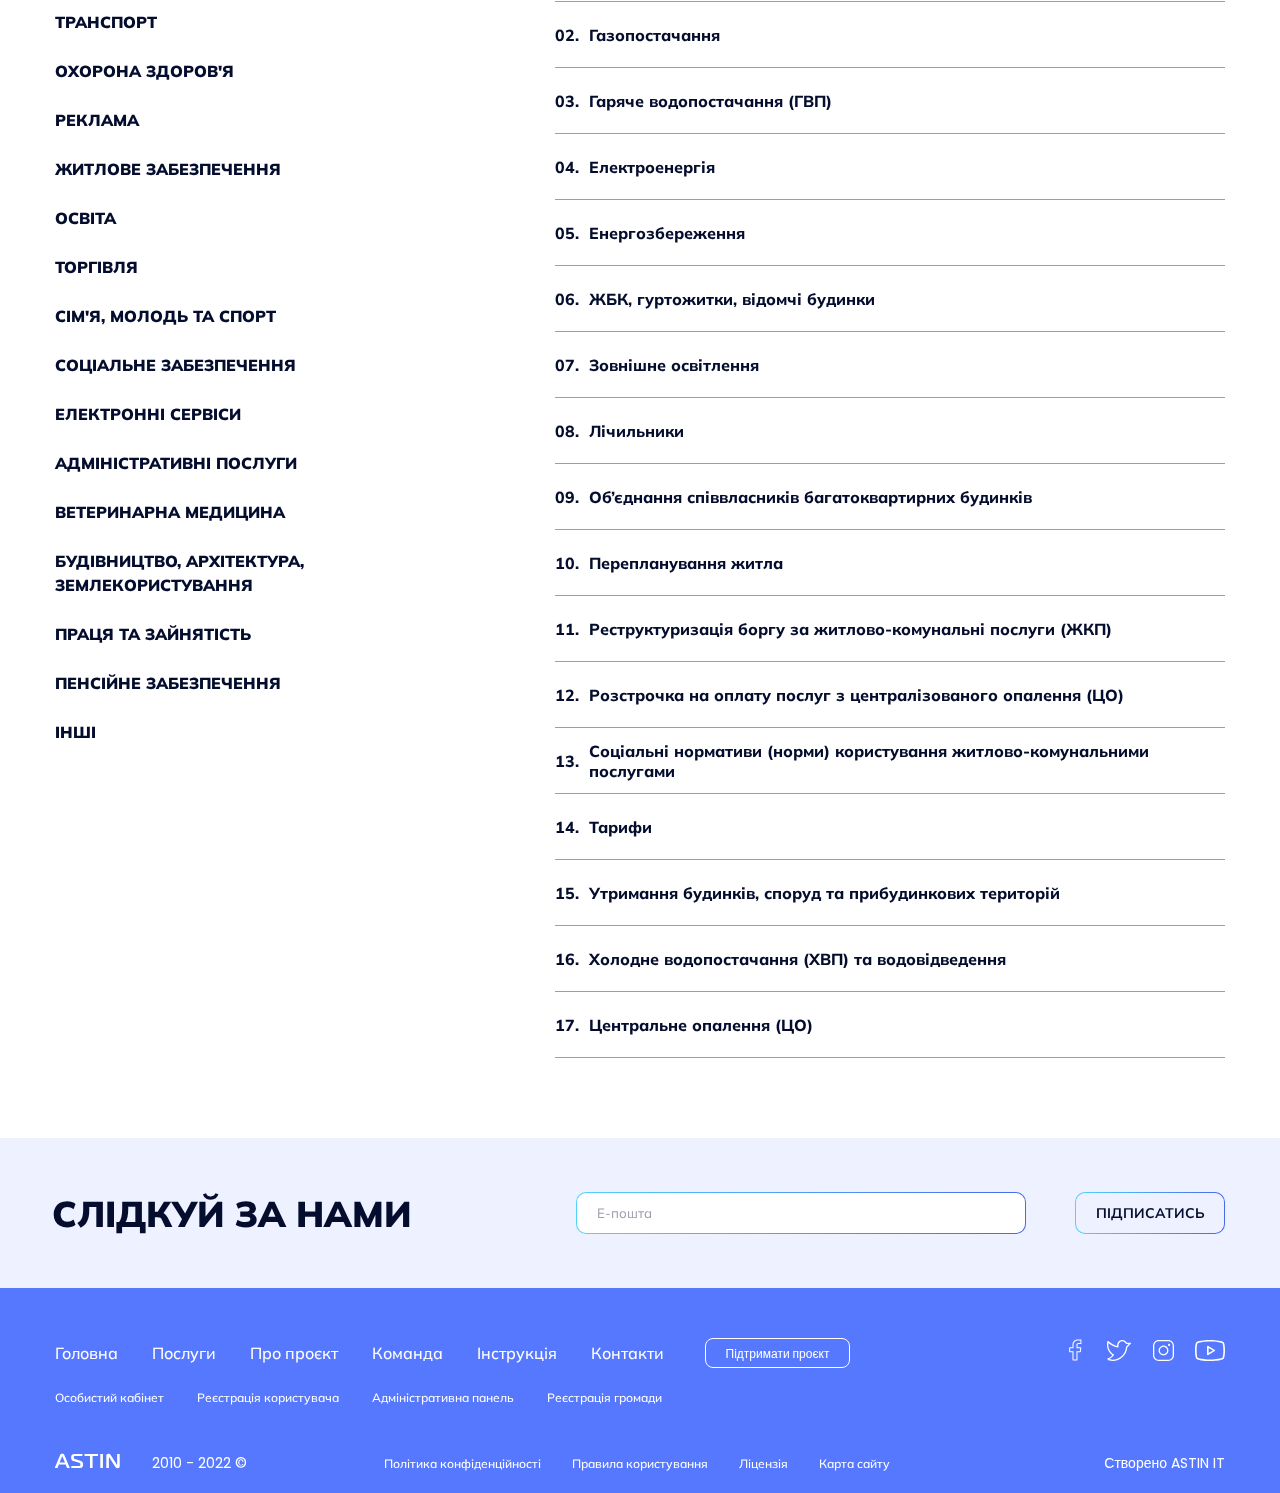
<file: faq.html>
<!DOCTYPE html>
<html lang="en">

<head>
    <meta charset="UTF-8">
    <meta http-equiv="X-UA-Compatible" content="IE=edge">
    <meta name="viewport" content="width=device-width, initial-scale=1.0">
    <meta name="format-detection" content="telephone=no">
    <title>ASTIN - ГРОМАДА | ІНСТРУКЦІЯ</title>
    <style>
        .preloader {
            opacity: 1;
            background-color: #FFF;
            z-index: 9999;
            position: fixed;
            width: 100%;
            height: calc(100vh + 140px);
            top: -70px;
            left: 0;
            bottom: -70px;
            display: -webkit-box;
            display: -ms-flexbox;
            display: flex;
            -webkit-box-align: center;
            -ms-flex-align: center;
            align-items: center;
            -webkit-box-pack: center;
            -ms-flex-pack: center;
            justify-content: center;
            padding-top: 70px;
            padding-bottom: 70px;
            -webkit-transition: 0.7s ease-in;
            -o-transition: 0.7s ease-in;
            transition: 0.7s ease-in;
        }
        
        .preloader__image {
            width: 100px;
            height: 100px;
            -o-object-fit: contain;
            object-fit: contain;
            -webkit-animation: rotation 1.5s linear infinite;
            animation: rotation 1.5s linear infinite;
            -webkit-transform-origin: 51px 50px;
            -ms-transform-origin: 51px 50px;
            transform-origin: 51px 50px;
        }
        
        @-webkit-keyframes rotation {
            100% {
                -webkit-transform: rotate(360deg);
                transform: rotate(360deg);
            }
        }
        
        @keyframes rotation {
            100% {
                -webkit-transform: rotate(360deg);
                transform: rotate(360deg);
            }
        }
    </style>
    <meta name="theme-color" content="#5678FF">
    <link rel="apple-touch-icon" sizes="180x180" href="assets/img/favicons/apple-touch-icon.png">
    <link rel="icon" type="image/png" sizes="32x32" href="assets/img/favicons/favicon-32x32.png">
    <link rel="icon" type="image/png" sizes="192x192" href="assets/img/favicons/android-chrome-192x192.png">
    <link rel="icon" type="image/png" sizes="16x16" href="assets/img/favicons/favicon-16x16.png">
    <link rel="manifest" href="assets/img/favicons/site.webmanifest">
    <link rel="mask-icon" href="assets/img/favicons/safari-pinned-switcher.svg" color="#5678ff">
    <link rel="shortcut icon" href="assets/img/favicons/favicon.ico">
    <meta name="msapplication-TileColor" content="#ffffff">
    <meta name="msapplication-config" content="assets/img/favicons/browserconfig.xml">
    <link rel="stylesheet" href="assets/css/clean.css">
    <link rel="preconnect" href="https://fonts.googleapis.com">
    <link rel="preconnect" href="https://fonts.gstatic.com" crossorigin>
    <link href="https://fonts.googleapis.com/css2?family=Mulish:wght@200;300;400;500;600;700;800;900&family=Poppins:wght@100;200;300;400;500;600;700;800;900&display=swap" rel="stylesheet">
    <link rel="stylesheet" href="assets/css/swiper-bundle.min.css">
    <link rel="stylesheet" href="assets/css/style.css">
    <link rel="stylesheet" href="assets/css/adaptation.css">
</head>

<body>
    <div class="preloader">
        <img class="preloader__image" src="assets/img/gov_icon_light.svg" alt="preloader">
    </div>

    <header class="headergov">
        <div class="wrapper headergov__wrapper">
            <a href="index.html"><img class="headergov__logo" src="assets/img/logo.svg" alt="logo"></a>
            <nav class="headergov__nav navigation">
                <a href="index.html" class="navigation__item">Головна</a>
                <a href="services.html" class="navigation__item">Послуги</a>
                <div class="navigation__item navigation__item_dd selected">
                    <span class="navigation__dd-title">Про нас</span>
                    <div class="navigation__dropdown dropdown">
                        <a href="team.html" class="dropdown__item">Команда</a>
                        <a href="project.html" class="dropdown__item">Про проєкт</a>
                        <a href="faq.html" class="dropdown__item selected">Інструкція</a>
                    </div>
                </div>
                <a href="contacts.html" class="navigation__item">Контакти</a>
            </nav>
            <button class="mobile-menu-btn">
                <div class="burger-line"></div>
                <div class="burger-line"></div>
                <div class="burger-line"></div>
            </button>
        </div>
    </header>

    <input class="invisible-input" checked="checked" id="switcher1" type="radio" name="switcher" />
    <input class="invisible-input" id="switcher2" type="radio" name="switcher" />

    <section class="instruction block-with_switchers">
        <div class="wrapper instruction__wrapper">
            <h2 class="instruction__title h2_800">Інструкція</h2>
            <div class="instruction__switchers switchers">
                <label for="switcher1" class="switchers__item switchers__item_1">для населення</label>
                <label for="switcher2" class="switchers__item switchers__item_2">для громад</label>
            </div>
            <img class="instruction__image" src="assets/img/guide-book.png" alt="instruction">
            <div class="instruction__switcher-contents switcher-contents">
                <div class="switcher-contents__item switcher-contents__item_1">
                    <input class="invisible-input" checked="checked" id="tab1" type="radio" name="firsttabs" />
                    <input class="invisible-input" id="tab2" type="radio" name="firsttabs" />
                    <input class="invisible-input" id="tab3" type="radio" name="firsttabs" />
                    <input class="invisible-input" id="tab4" type="radio" name="firsttabs" />
                    <div class="instruction-content block-with_tabs">
                        <div class="instruction__tabs tabs">
                            <div class="tabs__bg"></div>
                            <label for="tab1" class="tabs__item tabs__title tabs__item_1">Крок  1</label>
                            <label for="tab2" class="tabs__item tabs__title tabs__item_2">Крок  2</label>
                            <label for="tab3" class="tabs__item tabs__title tabs__item_3">Крок  3</label>
                            <label for="tab4" class="tabs__item tabs__title tabs__item_4">Крок  4</label>
                            <div class="tabs-divider"></div>
                        </div>
                        <div class="instruction__tab-contents tab-contents">
                            <div class="tab-contents__item tab-contents__item_1">
                                <p class="tab-contents__description">Для подачі звернення Вам потрібно натиснути кнопку “Подати звернення” або скористатись чат-ботом у зручному для Вас мессенджері (Telegram, Viber). Заповнити свої персональні данні (прізвище, ім’я, по батькові, номер телефону,
                                    електронну пошту) у формі або скористатись персональним профілем у веб-сервісі “MY ASTIN”.
                                </p>
                            </div>
                            <div class="tab-contents__item tab-contents__item_2">
                                <p class="tab-contents__description">Обираємо громаду, населений пункт, тему звернення. Запропоновані теми звернень є узагальненими групами питань, стосовно яких можна подавати звернення. У подальшому, «тип питання» може бути змінено в процесі модерації модератором
                                    Контактного центру, виходячи з суті порушеного питання. Звертаємо увагу, що для звернення адреса проблеми є обов’язковою.
                                </p>
                            </div>
                            <div class="tab-contents__item tab-contents__item_3">
                                <p class="tab-contents__description">Викладаємо суть звернення, детальніше опишіть проблему аби ій було присвоєно правильний приорітет. Порушити можна тільки одне питання. <br><br> За наявності фото проблеми, додаємо його (їх) до звернення. Текст звернення
                                    не має містити більше 1000 символів. До звернення можна додати до 6 файлів. Об’єм кожного не повинен перевищувати 10 Мб. <br><br> У процесі подання звернень потрібно звертати увагу на наявність полів, які є необхідними
                                    для заповнення. Слідуючи встановленої форми, ви маєте можливість обирати тему, яка стосується вашої проблеми. Таким чином, це дозволяє адміністратору сервісу, адресувати окреме звернення у вигляді доручення представникам
                                    відповідальних органів громади, виходячи з теми звернень. <br><br>Також, ви маєте можливість додавати зображення, редагувати зміст, звернувшись попередньо з відповідним запитом у процесі перегляду створених вами звернень.
                                </p>
                            </div>
                            <div class="tab-contents__item tab-contents__item_4">
                                <p class="tab-contents__description">У процессі виконання Вашого звернення, маєте можливість відстежувати статус звернення, та зв’язатися з адміністрацією для вирішення питань пов’язаних зі зверненням. По виконанню звернення, Ви отримаєте можливість оцінити
                                    якість наданих послуг.</p>
                            </div>
                        </div>
                        <div class="instruction__mobile-tabs mobile-tabs">
                            <div class="mobile-tabs__bg"></div>
                            <label for="tab1" class="mobile-tabs__item mobile-tabs__item_1">01</label>
                            <label for="tab2" class="mobile-tabs__item mobile-tabs__item_2">02</label>
                            <label for="tab3" class="mobile-tabs__item mobile-tabs__item_3">03</label>
                            <label for="tab4" class="mobile-tabs__item mobile-tabs__item_4">04</label>
                        </div>
                    </div>
                </div>

                <div class="switcher-contents__item switcher-contents__item_2">
                    <input class="invisible-input" checked="checked" id="tab5" type="radio" name="secondtabs" />
                    <input class="invisible-input" id="tab6" type="radio" name="secondtabs" />
                    <input class="invisible-input" id="tab7" type="radio" name="secondtabs" />
                    <input class="invisible-input" id="tab8" type="radio" name="secondtabs" />
                    <div class="instruction-content block-with_tabs">
                        <div class="instruction__tabs tabs">
                            <div class="tabs__bg"></div>
                            <label for="tab5" class="tabs__item tabs__title tabs__item_5">Крок  1</label>
                            <label for="tab6" class="tabs__item tabs__title tabs__item_6">Крок  2</label>
                            <label for="tab7" class="tabs__item tabs__title tabs__item_7">Крок  3</label>
                            <label for="tab8" class="tabs__item tabs__title tabs__item_8">Крок  4</label>
                            <div class="tabs-divider"></div>
                        </div>
                        <div class="instruction__tab-contents tab-contents">
                            <div class="tab-contents__item tab-contents__item_5">
                                <p class="tab-contents__description">Для того щоб управляти акаунтом територіальної громади необхідно авторизуватись або зареєструвати персональний профіль у веб-сервісі "My ASTIN",
                                    <br><br>Для участі у комунікації з населенням громади необхідно зареєструватись або авторизуватись у веб-сервісі “ASTIN Workspace”, в якому вказуються всі необхідні дані акаунту територіальної громади.
                                </p>
                            </div>
                            <div class="tab-contents__item tab-contents__item_6">
                                <p class="tab-contents__description">Авторизувавшись у веб-сервісі “ASTIN Workspace”, перейдіть у розділ “Налаштування” та додайте адміністраторів і виконавців до громади.
                                </p>
                            </div>
                            <div class="tab-contents__item tab-contents__item_7">
                                <p class="tab-contents__description">Перейдіть у розділ “Послуги”, налаштуйте фільтр та сортування, або скористайтесь “системою пошука” для прискорення обробки звернень.
                                    <br><br>Оберіть потрібне звернення та відкрийте його.У налаштуваннях звернення, виконуйте редагування, призначайте виконавців та статуси звернень залежно від категорії тематики та сфери призначення звернення, слідкуйте
                                    за коректністю надання сповіщень (Ви маєте можливість блокувати та редагувати статуси та права користувачів і виконавців).
                                </p>
                            </div>
                            <div class="tab-contents__item tab-contents__item_8">
                                <p class="tab-contents__description">Користуйтесь можливістю надання сповіщень про зміни та події, які трапляються у Вашій громаді.
                                    <br><br>Користуйтесь усім наявним функціоналом, який передбачений сервісами проекту, а саме: телеграм-ботом, вайбер-ботом та всією екосістемою “ASTIN”.
                                </p>
                            </div>
                        </div>
                        <div class="instruction__mobile-tabs mobile-tabs">
                            <div class="mobile-tabs__bg"></div>
                            <label for="tab5" class="mobile-tabs__item mobile-tabs__item_5">01</label>
                            <label for="tab6" class="mobile-tabs__item mobile-tabs__item_6">02</label>
                            <label for="tab7" class="mobile-tabs__item mobile-tabs__item_7">03</label>
                            <label for="tab8" class="mobile-tabs__item mobile-tabs__item_8">04</label>
                        </div>
                    </div>
                </div>
            </div>
        </div>
        </div>
    </section>

    <section class="faq">
        <div class="wrapper faq__wrapper">
            <h2 class="faq__title">ЧАСТІ ПИТАННЯ</h2>
            <div class="faq__content faqs">
                <div class="faqs__item">
                    <h5 class="faqs__question"><span>01.</span>Що таке Gov.astin.info?<img src="assets/img/dd_arrow.svg" alt="arrow"></h5>
                    <div class="faqs__answer">Це український проєкт спрямований на діджиталізацію державних послуг та спрощення комунікації. Основна задача якого під час децентралізації України надати громадянам зручні шляхи для покращення рівню життя. <br><br>Проєкт прямо пов’язаний
                        зі стратегічним розвитком громади, а саме відповідає пункту 7.5 Розвитку адміністративних та соціальних послуг, орієнтованих на громадян, а саме запланованому заходу Спрощення процедури отримання і надання послуг у різних сферах.
                        Спираючись на вивчення очікувань і потреб мешканців міста, з одного боку, та на вивчення передового досвіду і сучасних технологій, з іншого, міська влада у межах своєї компетенції має впроваджувати нові підходи до надання послуг
                        там, де це тільки можливо та прийнятно. <br><br>Наприклад: проєкт покликаний вирішити проблеми з поданням і обробкою звернень пов’язаних з громадою, для спрощення комунікації між підрозділами та зменшенню часу на реагування.
                    </div>
                </div>
                <div class="faqs__item">
                    <h5 class="faqs__question"><span>02.</span>Які питання віришує проєкт?<img src="assets/img/dd_arrow.svg" alt="arrow"></h5>
                    <div class="faqs__answer">
                        За допомогою сайту або чат-боту можна подати звернення стосовно проблем пов’язаних з територіальною громадою у будь-якій з категорій визначених адміністрацією громади. <br><br> Чат-бот дозволить користувачам:<br><br>
                        <ul>
                            <li>позбутись необхідності стояти в черзі;</li>
                            <li>скоротить час подання звернення;</li>
                            <li>спростити доступ до функції подачі звернення;</li>
                            <li>пришвидшить час реагування на звернення компетентними органами;</li>
                            <li>дозволить користувачу надати оцінку виконаній роботі.</li>
                        </ul>
                        <br> Веб-додаток спрямований на те, щоб адміністрація громади:<br><br>
                        <ul>
                            <li>вчасно отримувала звернення;</li>
                            <li>відстежувати статус виконання робіт;</li>
                            <li>призначати компетентних виконавців для вирішення конкретної проблеми;</li>
                            <li>збирати статистику стосовно поданих звернень, для розуміння напрямку подальшого розвитку;
                            </li>
                            <li>мала можливість аналізувати потреби мешканців;</li>
                            <li>можливість обробляти звернення дистанційно з різних девайсів (це особливо актуально зважаючи на існуючі обставини COVID-19, та початком бойових дій);</li>
                            <li>пришвидшить обробку звернень та зменшить кількість паперової роботи;</li>
                            <li>дозволить отримати зворотній відгук стосовно виконаної роботи, що позитивно вплине на покращення якості надання послуг.</li>
                        </ul>
                    </div>
                </div>
                <div class="faqs__item">
                    <h5 class="faqs__question"><span>03.</span>Хто реалізує данний проєкт?<img src="assets/img/dd_arrow.svg" alt="arrow"></h5>
                    <div class="faqs__answer">
                        Благодійна організація “АСТІН” з 2014 року веде активну діяльність спрямовану на покращення та розвиток культури, іноваційної програми навчання, активного сприяння діджиталізації у різних сферах діяльності. <br><br> Для створення
                        проєкту, благодійною організацією надано ресурси на безоплатній основі, з залученням до співпраці групи компаній “АСТІН”, які професійно займаються різними напрямками діяльності: бізнес аналітикою, проєктуванням користувацького
                        досвіду, створенням інтерефейсів, розробкою декстопних та веб-додатків, автоматизованим тестуванням, введеням в експлуатацією і падальшою підтримкою проєктів командою.<br><br> Для юридичного оформлення спільної роботи громада підписує
                        меморандум про співпрацю з організацією. Проєкт створено в рамках програми ПР ООН, що реалізується у межах співпраці з Міністерством цифрової трансформації України.
                    </div>
                </div>
                <div class="faqs__item">
                    <h5 class="faqs__question"><span>04.</span>Які послуги надаються у рамках проєкту?<img src="assets/img/dd_arrow.svg" alt="arrow"></h5>
                    <div class="faqs__answer">Громади за допомогою кабінету “Workspace ASTIN” мають можливість швидко реагувати на звернення, що спрощує комунікацію з подавачем звернення та дозволяє зрозуміти наскільки мешканці задоволенні рівнем наданих послуг.<br><br> Мешканцям
                        громади продукт спрощує процес подачі звернення, пришвидшує вирішення питання та дозволить оцінювати роботу ОМС/ВЦА та виконавців, а за допомогою веб-сервісу “My ASTIN” можна відстежувани етапи виконання звернень. Чат боти в месенджері
                        Telegram та Viber полегшує комунікацію між адміністрацією та мешканцями.
                    </div>
                </div>
                <div class="faqs__item">
                    <h5 class="faqs__question"><span>05.</span>Як користуватися сервісами проєкту? (населенню, громадам)<img src="assets/img/dd_arrow.svg" alt="arrow"></h5>
                    <div class="faqs__answer">
                        Для легкого вирішення Вашої проблеми, потрібно лише декілька кроків: <br><br>
                        <ul>
                            <li>Для подачі звернення Вам потрібно натиснути кнопку “Подати звернення” або скористатись чат-ботом у зручному для Вас мессенджері (Telegram, Viber).</li>
                            <li>Після подачі звернення, очікуйте повідомлення від працівників адміністрації теріторіальної громади, відстежуйте статус обробки зверння та отримайте зворотній зв’язок.
                            </li>
                            <li>По виконанню звернення, Ви отримаєте можливість оцінити якість наданих послуг.</li>
                        </ul>
                    </div>
                </div>
                <div class="faqs__item">
                    <h5 class="faqs__question"><span>06.</span>Як авторизуватися / зареєструватися на проєкті?<img src="assets/img/dd_arrow.svg" alt="arrow"></h5>
                    <div class="faqs__answer">Авторизація / Реєстрація на проєкті здійснюється на сервісах:<br><br>
                        <ul>
                            <li>Для мешканців - my.astin.net;</li>
                            <li>Для громад - workspace.astin.net.</li>
                        </ul>
                        <br> Для того щоб зареєструватись необхідно мати Е-пошту та заповнити данні у відповідній формі, після чого користувач зможе отримати доступ до всіх своїх подальших звернень поданих з профілю, а громади до функціоналу, який дозволяє
                        ефективно їх обробляти.
                    </div>
                </div>
                <div class="faqs__item">
                    <h5 class="faqs__question"><span>07.</span>Навіщо потрібні кабінети користувачів і громад?<img src="assets/img/dd_arrow.svg" alt="arrow"></h5>
                    <div class="faqs__answer">Кабінети мешканців і громад потрібні для спрощенної процедури подання та обробки звернень. У кабінеті можна переглядати звернення та їх статус. Для працівників громад існує можливість змінювати виконавців, статус та черговість наданих
                        звернень.
                    </div>
                </div>
                <div class="faqs__item">
                    <h5 class="faqs__question"><span>08.</span>Якими чат-ботами є можливість користуватись у проєкті?<img src="assets/img/dd_arrow.svg" alt="arrow">
                    </h5>
                    <div class="faqs__answer">Впровадження Чат ботів в месенджері Telegram та Viber спрямоване на полегшення та поширення вибору комунікації мешканців та представників органів місцевого самоврядування.
                    </div>
                </div>
                <div class="faqs__item">
                    <h5 class="faqs__question"><span>09.</span>Наскільки захищенний проєкт та данні користувачів?<img src="assets/img/dd_arrow.svg" alt="arrow"></h5>
                    <div class="faqs__answer">Наша екосистема являє собою добре захищену платформу. Вона розташована в надійному дата-центрі та відповідає світовим стандартам захисту від кіберзагроз. Крім того, “ASTIN” зберігає мінімум інформації про своїх користувачів. Цього
                        достатньо, щоб ви могли зручно отримувати державні послуги. Усі дані ми передаємо й зберігаємо виключно у шифрованому вигляді, а для частини критичних даних використовуємо блокчейн технологію розподіленого зберігання даних. Нічого
                        кращого у світі поки не придумали.
                    </div>
                </div>
            </div>
        </div>
    </section>

    <section class="aboutWhat">
        <div class="wrapper aboutWhat__wrapper">
            <h2 class="aboutWhat__title">про що можна повідомити</h2>
            <div class="aboutWhat__content">
                <div class="aboutWhat__item active">
                    <h5 class="aboutWhat__name">ЖИТЛОВО-КОМУНАЛЬНЕ ГОСПОДАРСТВО</h5>
                    <div class="aboutWhat__description aboutWhat-description">
                        <p class="aboutWhat-description__item"><span>01.</span>Аварійні ситуації</p>
                        <p class="aboutWhat-description__item"><span>02.</span>Газопостачання</p>
                        <p class="aboutWhat-description__item"><span>03.</span>Гаряче водопостачання (ГВП)</p>
                        <p class="aboutWhat-description__item"><span>04.</span>Електроенергія</p>
                        <p class="aboutWhat-description__item"><span>05.</span>Енергозбереження</p>
                        <p class="aboutWhat-description__item"><span>06.</span>ЖБК, гуртожитки, відомчі будинки</p>
                        <p class="aboutWhat-description__item"><span>07.</span>Зовнішне освітлення</p>
                        <p class="aboutWhat-description__item"><span>08.</span>Лічильники</p>
                        <p class="aboutWhat-description__item"><span>09.</span>Об’єднання співвласників багатоквартирних будинків</p>
                        <p class="aboutWhat-description__item"><span>10.</span>Перепланування житла</p>
                        <p class="aboutWhat-description__item"><span>11.</span>Реструктуризація боргу за житлово-комунальні послуги (ЖКП)</p>
                        <p class="aboutWhat-description__item"><span>12.</span>Розстрочка на оплату послуг з централізованого опалення (ЦО)</p>
                        <p class="aboutWhat-description__item"><span>13.</span>Соціальні нормативи (норми) користування житлово-комунальними послугами</p>
                        <p class="aboutWhat-description__item"><span>14.</span>Тарифи</p>
                        <p class="aboutWhat-description__item"><span>15.</span>Утримання будинків, споруд та прибудинкових територій</p>
                        <p class="aboutWhat-description__item"><span>16.</span>Холодне водопостачання (ХВП) та водовідведення</p>
                        <p class="aboutWhat-description__item"><span>17.</span>Центральне опалення (ЦО)</p>
                    </div>
                </div>
                <div class="aboutWhat__item">
                    <h5 class="aboutWhat__name">ТРАНСПОРТ</h5>
                    <div class="aboutWhat__description aboutWhat-description">
                        <p class="aboutWhat-description__item"><span>01.</span>Автобус</p>
                        <p class="aboutWhat-description__item"><span>02.</span>Електронний квиток (е-Квиток)</p>
                        <p class="aboutWhat-description__item"><span>03.</span>Маршрутні таксі</p>
                        <p class="aboutWhat-description__item"><span>04.</span>Метрополітен</p>
                        <p class="aboutWhat-description__item"><span>05.</span>Міська електричка</p>
                        <p class="aboutWhat-description__item"><span>06.</span>Організація руху транспорту</p>
                        <p class="aboutWhat-description__item"><span>07.</span>Пільги на проїзд у громадському транспорті</p>
                        <p class="aboutWhat-description__item"><span>08.</span>Трамваї</p>
                        <p class="aboutWhat-description__item"><span>09.</span>Тролейбус</p>
                        <p class="aboutWhat-description__item"><span>10.</span>Інспектори з паркування</p>
                    </div>
                </div>
                <div class="aboutWhat__item">
                    <h5 class="aboutWhat__name">Охорона здоров'я</h5>
                    <div class="aboutWhat__description aboutWhat-description">
                        <p class="aboutWhat-description__item"><span>01.</span>Лікувальні установи</p>
                        <p class="aboutWhat-description__item"><span>02.</span>Медико-соціальна експертиза</p>
                        <p class="aboutWhat-description__item"><span>03.</span>Мережа закладів охорони здоров'я</p>
                        <p class="aboutWhat-description__item"><span>04.</span>Порядок дій, якщо розбився ртутний термометр</p>
                        <p class="aboutWhat-description__item"><span>05.</span>Правила виклику бригади швидкої медичної допомоги</p>
                        <p class="aboutWhat-description__item"><span>06.</span>Правила виклику дільничного лікаря</p>
                        <p class="aboutWhat-description__item"><span>07.</span>Правила виклику лікаря-педіатра</p>
                        <p class="aboutWhat-description__item"><span>08.</span>Правила виклику спеціалізованої психіатричної бригади</p>
                        <p class="aboutWhat-description__item"><span>09.</span>Програма "Доступні ліки"</p>
                        <p class="aboutWhat-description__item"><span>10.</span>Реєстрація смерті та поховання</p>
                        <p class="aboutWhat-description__item"><span>11.</span>Опікові ураження у дітей</p>
                    </div>
                </div>
                <div class="aboutWhat__item">
                    <h5 class="aboutWhat__name">Реклама</h5>
                    <div class="aboutWhat__description aboutWhat-description">
                        <p class="aboutWhat-description__item"><span>01.</span>Розміщення зовнішньої реклами</p>
                    </div>
                </div>
                <div class="aboutWhat__item">
                    <h5 class="aboutWhat__name">Житлове забезпечення</h5>
                    <div class="aboutWhat__description aboutWhat-description">
                        <p class="aboutWhat-description__item"><span>01.</span>Державна програма "Доступне житло" 70 на 30</p>
                        <p class="aboutWhat-description__item"><span>02.</span>Приватизація житла</p>
                    </div>
                </div>
                <div class="aboutWhat__item">
                    <h5 class="aboutWhat__name">Освіта</h5>
                    <div class="aboutWhat__description aboutWhat-description">
                        <p class="aboutWhat-description__item"><span>01.</span>Дошкільна освіта</p>
                        <p class="aboutWhat-description__item"><span>02.</span>Загальна середня освіта</p>
                        <p class="aboutWhat-description__item"><span>03.</span>Картка учня</p>
                        <p class="aboutWhat-description__item"><span>04.</span>Навчальні заклади</p>
                        <p class="aboutWhat-description__item"><span>05.</span>Навчальні заклади з можливістю інклюзивного навчання</p>
                    </div>
                </div>
                <div class="aboutWhat__item">
                    <h5 class="aboutWhat__name">Торгівля</h5>
                    <div class="aboutWhat__description aboutWhat-description">
                        <p class="aboutWhat-description__item"><span>01.</span>Гарантійний термін</p>
                        <p class="aboutWhat-description__item"><span>02.</span>Порядок провадження торгівельної діяльності та правила обслуговування споживачів.</p>
                        <p class="aboutWhat-description__item"><span>03.</span>Права споживачів</p>
                        <p class="aboutWhat-description__item"><span>04.</span>Продаж соціальних сортів хліба ("соціальний хліб")</p>
                        <p class="aboutWhat-description__item"><span>05.</span>Функціонування малих архітектурних форм (МАФ) та тимчасових споруд (ТС)</p>
                    </div>
                </div>
                <div class="aboutWhat__item">
                    <h5 class="aboutWhat__name">Сім'я, молодь та спорт</h5>
                    <div class="aboutWhat__description aboutWhat-description">
                        <p class="aboutWhat-description__item"><span>01.</span>Дитячо-юнацькі спортивні школи (ДЮСШ)</p>
                        <p class="aboutWhat-description__item"><span>02.</span>Реєстрація місця проживання та отримання свідоцтва про народження дитини</p>
                        <p class="aboutWhat-description__item"><span>03.</span>Спортивні об'єкти</p>
                    </div>
                </div>
                <div class="aboutWhat__item">
                    <h5 class="aboutWhat__name">Соціальне забезпечення</h5>
                    <div class="aboutWhat__description aboutWhat-description">
                        <p class="aboutWhat-description__item"><span>01.</span>Внутрішньо переміщені особи (ВПО)</p>
                        <p class="aboutWhat-description__item"><span>02.</span>Державна соціальна допомога</p>
                        <p class="aboutWhat-description__item"><span>03.</span>Муніципальна картка</p>
                        <p class="aboutWhat-description__item"><span>04.</span>Почесне звання "Мати-героїня"</p>
                        <p class="aboutWhat-description__item"><span>05.</span>Пільги</p>
                        <p class="aboutWhat-description__item"><span>06.</span>Санаторно-курортне лікування</p>
                        <p class="aboutWhat-description__item"><span>07.</span>Субсидії</p>
                    </div>
                </div>
                <div class="aboutWhat__item">
                    <h5 class="aboutWhat__name">Електронні сервіси</h5>
                    <div class="aboutWhat__description aboutWhat-description">
                        <p class="aboutWhat-description__item"><span>01.</span>Сервіс "Інформування"</p>
                    </div>
                </div>
                <div class="aboutWhat__item">
                    <h5 class="aboutWhat__name">Адміністративні послуги</h5>
                    <div class="aboutWhat__description aboutWhat-description">
                        <p class="aboutWhat-description__item"><span>01.</span>Архівні послуги</p>
                        <p class="aboutWhat-description__item"><span>02.</span>Екологія</p>
                        <p class="aboutWhat-description__item"><span>03.</span>Економіка. Реклама.</p>
                        <p class="aboutWhat-description__item"><span>04.</span>Земельні питання</p>
                        <p class="aboutWhat-description__item"><span>05.</span>Комунальне господарство</p>
                        <p class="aboutWhat-description__item"><span>06.</span>Культурна спадщина</p>
                        <p class="aboutWhat-description__item"><span>07.</span>Охорона праці</p>
                        <p class="aboutWhat-description__item"><span>08.</span>Паспортні послуги</p>
                        <p class="aboutWhat-description__item"><span>09.</span>Перелік послуг з приводу освіти</p>
                        <p class="aboutWhat-description__item"><span>10.</span>Перелік послуг з приводу транспорту</p>
                        <p class="aboutWhat-description__item"><span>11.</span>Підприємництво. Реєстрація бізнесу</p>
                        <p class="aboutWhat-description__item"><span>12.</span>Реєстрація місця проживання</p>
                        <p class="aboutWhat-description__item"><span>13.</span>Реєстрація нерухомості</p>
                        <p class="aboutWhat-description__item"><span>14.</span>Санітарні норми, ветеринарна медицина</p>
                        <p class="aboutWhat-description__item"><span>15.</span>Соціальна сфера. Сім'я</p>
                    </div>
                </div>
                <div class="aboutWhat__item">
                    <h5 class="aboutWhat__name">Ветеринарна медицина</h5>
                    <div class="aboutWhat__description aboutWhat-description">
                        <p class="aboutWhat-description__item"><span>01.</span>Утримання домашніх тварин</p>
                    </div>
                </div>
                <div class="aboutWhat__item">
                    <h5 class="aboutWhat__name">Будівництво, архітектура, землекористування</h5>
                    <div class="aboutWhat__description aboutWhat-description">
                        <p class="aboutWhat-description__item"><span>01.</span>Перейменування вулиць в рамках проекту про декомунізацію</p>
                    </div>
                </div>
                <div class="aboutWhat__item">
                    <h5 class="aboutWhat__name">Праця та зайнятість</h5>
                    <div class="aboutWhat__description aboutWhat-description">
                        <p class="aboutWhat-description__item"><span>01.</span>Військова служба за контрактом</p>
                    </div>
                </div>
                <div class="aboutWhat__item">
                    <h5 class="aboutWhat__name">Пенсійне забезпечення</h5>
                    <div class="aboutWhat__description aboutWhat-description">
                        <p class="aboutWhat-description__item"><span>01.</span>Електронне пенсійне посвідчення(ЕПП)</p>
                        <p class="aboutWhat-description__item"><span>02.</span>Оформлення пенсії за віком</p>
                        <p class="aboutWhat-description__item"><span>03.</span>Умови призначення пенсій</p>
                    </div>
                </div>
                <div class="aboutWhat__item">
                    <h5 class="aboutWhat__name">Інші</h5>
                    <div class="aboutWhat__description aboutWhat-description">
                        <p class="aboutWhat-description__item"><span>01.</span>Зв'язок та інформатизація</p>
                        <p class="aboutWhat-description__item"><span>02.</span>Дотримання тиші в громадських місцях</p>
                        <p class="aboutWhat-description__item"><span>03.</span>Електронні петиції</p>
                        <p class="aboutWhat-description__item"><span>04.</span>Запис на прийом та звернення громадян до державної адміністрації</p>
                        <p class="aboutWhat-description__item"><span>05.</span>Запит на публічну інформацію</p>
                    </div>
                </div>
            </div>
        </div>
    </section>


    <section class="follow">
        <div class="wrapper follow__wrapper">
            <p class="follow__title">Слідкуй за нами</p>
            <form action="" method="" class="follow__form">
                <input type="email" name="email" id="follow__email" class="follow__email input input_bordered input_gradient" placeholder="Е-пошта" required>
                <button type="submit" class="follow__submit submit">Підписатись</button>
            </form>
        </div>
    </section>

    <footer class="footer">
        <div class="wrapper footer__wrapper">
            <div class="footer__nav footer-nav">
                <a class="footer-nav__item" href="index.html">Головна</a>
                <a class="footer-nav__item" href="services.html">Послуги</a>
                <a class="footer-nav__item" href="project.html">Про проєкт</a>
                <a class="footer-nav__item" href="team.html">Команда</a>
                <a class="footer-nav__item" href="faq.html">Інструкція</a>
                <a class="footer-nav__item" href="contacts.html">Контакти</a>
            </div>
            <a href="#" class="footer__support-btn">Підтримати проєкт</a>
            <div class="footer__socials socials">
                <a href="#" class="socials__item">
                    <img src="assets/img/fb_icon.svg" alt="facebook icon">
                </a>
                <a href="#" class="socials__item">
                    <img src="assets/img/twitter_icon.svg" alt="twitter icon">
                </a>
                <a href="#" class="socials__item">
                    <img src="assets/img/inst_icon.svg" alt="instagram icon">
                </a>
                <a href="#" class="socials__item">
                    <img src="assets/img/yt_icon.svg" alt=" youtube icon">
                </a>
            </div>
            <div class="footer__links1 footer-links">
                <a class="footer-links__item" href="#">Особистий кабінет</a>
                <a class="footer-links__item" href="#">Реєстрація користувача</a>
                <a class="footer-links__item" href="#">Адміністративна панель</a>
                <a class="footer-links__item" href="#">Реєстрація громади</a>
            </div>
            <div class="footer__copyright">
                <img class="footer__logo" src="assets/img/logo_light.svg" alt="logo">
                <span class="footer__copy-text">2010 - 2022 ©</span>
            </div>
            <div class="footer__links2 footer-links">
                <a class="footer-links__item" href="privacypolicy.html">Політика конфіденційності</a>
                <a class="footer-links__item" href="termsofuse.html">Правила користування</a>
                <a class="footer-links__item" href="license.html">Ліцензія</a>
                <a class="footer-links__item" href="sitemap.html">Карта сайту</a>
            </div>
            <a href="https://it.astin.co/" target="_blank" class="developed-by">Створено ASTIN IT</a>
        </div>
    </footer>
    <script src="https://code.jquery.com/jquery-3.6.0.min.js" integrity="sha256-/xUj+3OJU5yExlq6GSYGSHk7tPXikynS7ogEvDej/m4=" crossorigin="anonymous"></script>
    <script src="assets/js/touchSwipe.js"></script>
    <script src="assets/js/swiper-bundle.min.js"></script>
    <script src="assets/js/script.js"></script>
</body>

</html>
</file>
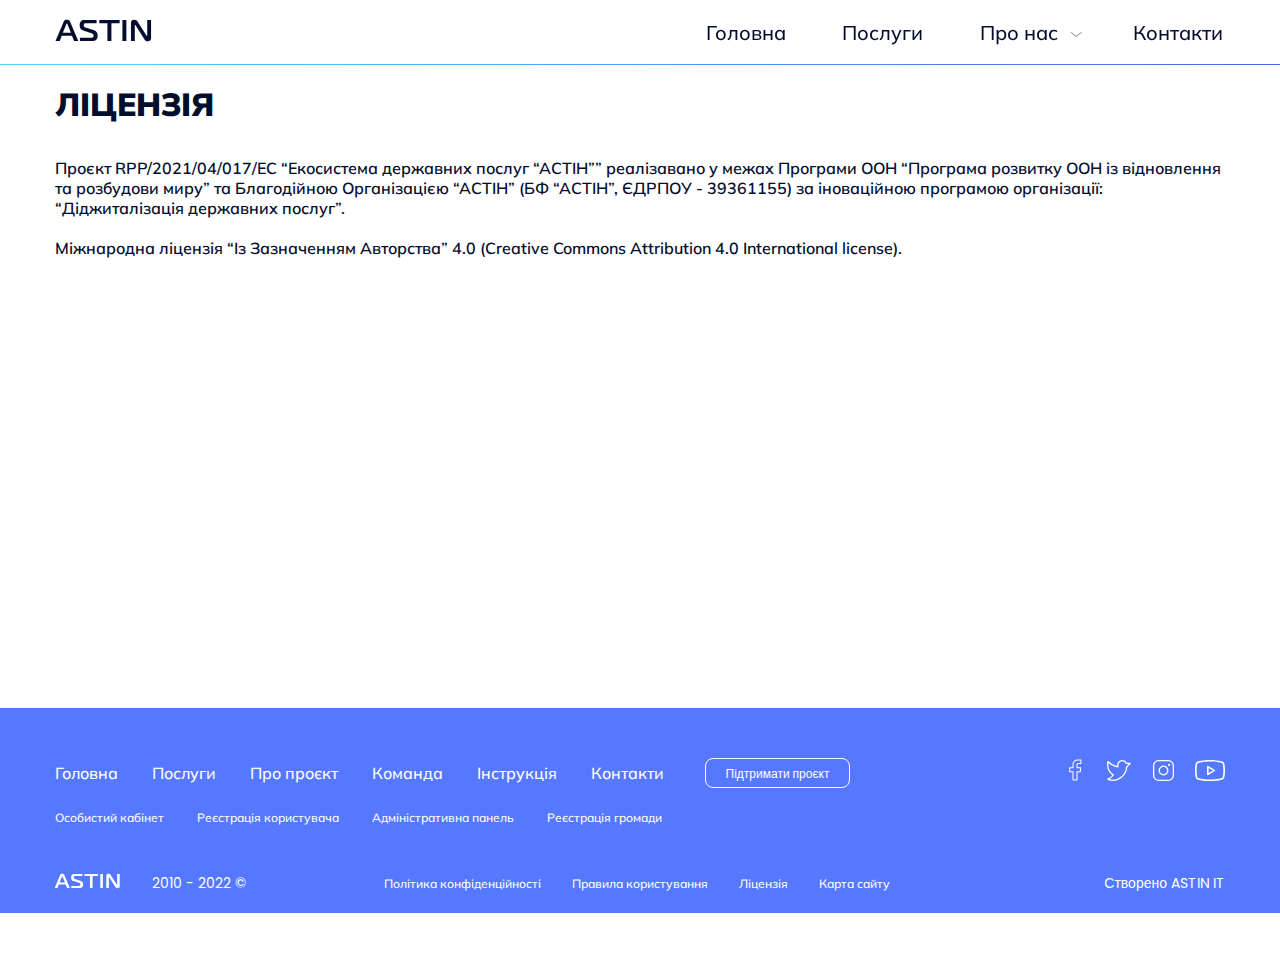
<file: license.html>
<!DOCTYPE html>
<html lang="en">

<head>
    <meta charset="UTF-8">
    <meta http-equiv="X-UA-Compatible" content="IE=edge">
    <meta name="viewport" content="width=device-width, initial-scale=1.0">
    <meta name="format-detection" content="telephone=no">
    <title>ASTIN - ГРОМАДА | ЛІЦЕНЗІЯ</title>
    <style>
        .preloader {
            opacity: 1;
            background-color: #FFF;
            z-index: 9999;
            position: fixed;
            width: 100%;
            height: calc(100vh + 140px);
            top: -70px;
            left: 0;
            bottom: -70px;
            display: -webkit-box;
            display: -ms-flexbox;
            display: flex;
            -webkit-box-align: center;
            -ms-flex-align: center;
            align-items: center;
            -webkit-box-pack: center;
            -ms-flex-pack: center;
            justify-content: center;
            padding-top: 70px;
            padding-bottom: 70px;
            -webkit-transition: 0.7s ease-in;
            -o-transition: 0.7s ease-in;
            transition: 0.7s ease-in;
        }
        
        .preloader__image {
            width: 100px;
            height: 100px;
            -o-object-fit: contain;
            object-fit: contain;
            -webkit-animation: rotation 1.5s linear infinite;
            animation: rotation 1.5s linear infinite;
            -webkit-transform-origin: 51px 50px;
            -ms-transform-origin: 51px 50px;
            transform-origin: 51px 50px;
        }
        
        @-webkit-keyframes rotation {
            100% {
                -webkit-transform: rotate(360deg);
                transform: rotate(360deg);
            }
        }
        
        @keyframes rotation {
            100% {
                -webkit-transform: rotate(360deg);
                transform: rotate(360deg);
            }
        }
    </style>
    <meta name="theme-color" content="#5678FF">
    <link rel="apple-touch-icon" sizes="180x180" href="assets/img/favicons/apple-touch-icon.png">
    <link rel="icon" type="image/png" sizes="32x32" href="assets/img/favicons/favicon-32x32.png">
    <link rel="icon" type="image/png" sizes="192x192" href="assets/img/favicons/android-chrome-192x192.png">
    <link rel="icon" type="image/png" sizes="16x16" href="assets/img/favicons/favicon-16x16.png">
    <link rel="manifest" href="assets/img/favicons/site.webmanifest">
    <link rel="mask-icon" href="assets/img/favicons/safari-pinned-switcher.svg" color="#5678ff">
    <link rel="shortcut icon" href="assets/img/favicons/favicon.ico">
    <meta name="msapplication-TileColor" content="#ffffff">
    <meta name="msapplication-config" content="assets/img/favicons/browserconfig.xml">
    <link rel="stylesheet" href="assets/css/clean.css">
    <link rel="preconnect" href="https://fonts.googleapis.com">
    <link rel="preconnect" href="https://fonts.gstatic.com" crossorigin>
    <link href="https://fonts.googleapis.com/css2?family=Mulish:wght@200;300;400;500;600;700;800;900&family=Poppins:wght@100;200;300;400;500;600;700;800;900&display=swap" rel="stylesheet">
    <link rel="stylesheet" href="assets/css/swiper-bundle.min.css">
    <link rel="stylesheet" href="assets/css/style.css">
    <link rel="stylesheet" href="assets/css/adaptation.css">
</head>

<body>
    <div class="preloader">
        <img class="preloader__image" src="assets/img/gov_icon_light.svg" alt="preloader">
    </div>

    <header class="headergov">
        <div class="wrapper headergov__wrapper">
            <a href="index.html"><img class="headergov__logo" src="assets/img/logo.svg" alt="logo"></a>
            <nav class="headergov__nav navigation">
                <a href="index.html" class="navigation__item">Головна</a>
                <a href="services.html" class="navigation__item">Послуги</a>
                <div class="navigation__item navigation__item_dd">
                    <span class="navigation__dd-title">Про нас</span>
                    <div class="navigation__dropdown dropdown">
                        <a href="team.html" class="dropdown__item">Команда</a>
                        <a href="project.html" class="dropdown__item">Про проєкт</a>
                        <a href="faq.html" class="dropdown__item">Інструкція</a>
                    </div>
                </div>
                <a href="contacts.html" class="navigation__item">Контакти</a>
            </nav>
            <button class="mobile-menu-btn">
                <div class="burger-line"></div>
                <div class="burger-line"></div>
                <div class="burger-line"></div>
            </button>
        </div>
    </header>

    <section class="license">
        <div class="wrapper license__wrapper">
            <h2 class="license__title">Ліцензія</h2>
            <p class="license__description">
                Проєкт RPP/2021/04/017/EC “Екосистема державних послуг “АСТІН”” реалізавано у межах Програми ООН “Програма розвитку ООН із відновлення та розбудови миру” та Благодійною Організацією “АСТІН” (БФ “АСТІН”, ЄДРПОУ - 39361155) за іноваційною програмою організації:
                “Діджиталізація державних послуг”.
                <br><br>Міжнародна ліцензія “Із Зазначенням Авторства” 4.0 (Creative Commons Attribution 4.0 International license).
            </p>
        </div>
    </section>

    <footer class="footer">
        <div class="wrapper footer__wrapper">
            <div class="footer__nav footer-nav">
                <a class="footer-nav__item" href="index.html">Головна</a>
                <a class="footer-nav__item" href="services.html">Послуги</a>
                <a class="footer-nav__item" href="project.html">Про проєкт</a>
                <a class="footer-nav__item" href="team.html">Команда</a>
                <a class="footer-nav__item" href="faq.html">Інструкція</a>
                <a class="footer-nav__item" href="contacts.html">Контакти</a>
            </div>
            <a href="#" class="footer__support-btn">Підтримати проєкт</a>
            <div class="footer__socials socials">
                <a href="#" class="socials__item">
                    <img src="assets/img/fb_icon.svg" alt="facebook icon">
                </a>
                <a href="#" class="socials__item">
                    <img src="assets/img/twitter_icon.svg" alt="twitter icon">
                </a>
                <a href="#" class="socials__item">
                    <img src="assets/img/inst_icon.svg" alt="instagram icon">
                </a>
                <a href="#" class="socials__item">
                    <img src="assets/img/yt_icon.svg" alt=" youtube icon">
                </a>
            </div>
            <div class="footer__links1 footer-links">
                <a class="footer-links__item" href="#">Особистий кабінет</a>
                <a class="footer-links__item" href="#">Реєстрація користувача</a>
                <a class="footer-links__item" href="#">Адміністративна панель</a>
                <a class="footer-links__item" href="#">Реєстрація громади</a>
            </div>
            <div class="footer__copyright">
                <img class="footer__logo" src="assets/img/logo_light.svg" alt="logo">
                <span class="footer__copy-text">2010 - 2022 ©</span>
            </div>
            <div class="footer__links2 footer-links">
                <a class="footer-links__item" href="privacypolicy.html">Політика конфіденційності</a>
                <a class="footer-links__item" href="termsofuse.html">Правила користування</a>
                <a class="footer-links__item" href="license.html">Ліцензія</a>
                <a class="footer-links__item" href="sitemap.html">Карта сайту</a>
            </div>
            <a href="https://it.astin.co/" target="_blank" class="developed-by">Створено ASTIN IT</a>
        </div>
    </footer>
    <script src="https://code.jquery.com/jquery-3.6.0.min.js" integrity="sha256-/xUj+3OJU5yExlq6GSYGSHk7tPXikynS7ogEvDej/m4=" crossorigin="anonymous"></script>
    <script src="assets/js/touchSwipe.js"></script>
    <script src="assets/js/swiper-bundle.min.js"></script>
    <script src="assets/js/script.js"></script>
</body>

</html>
</file>
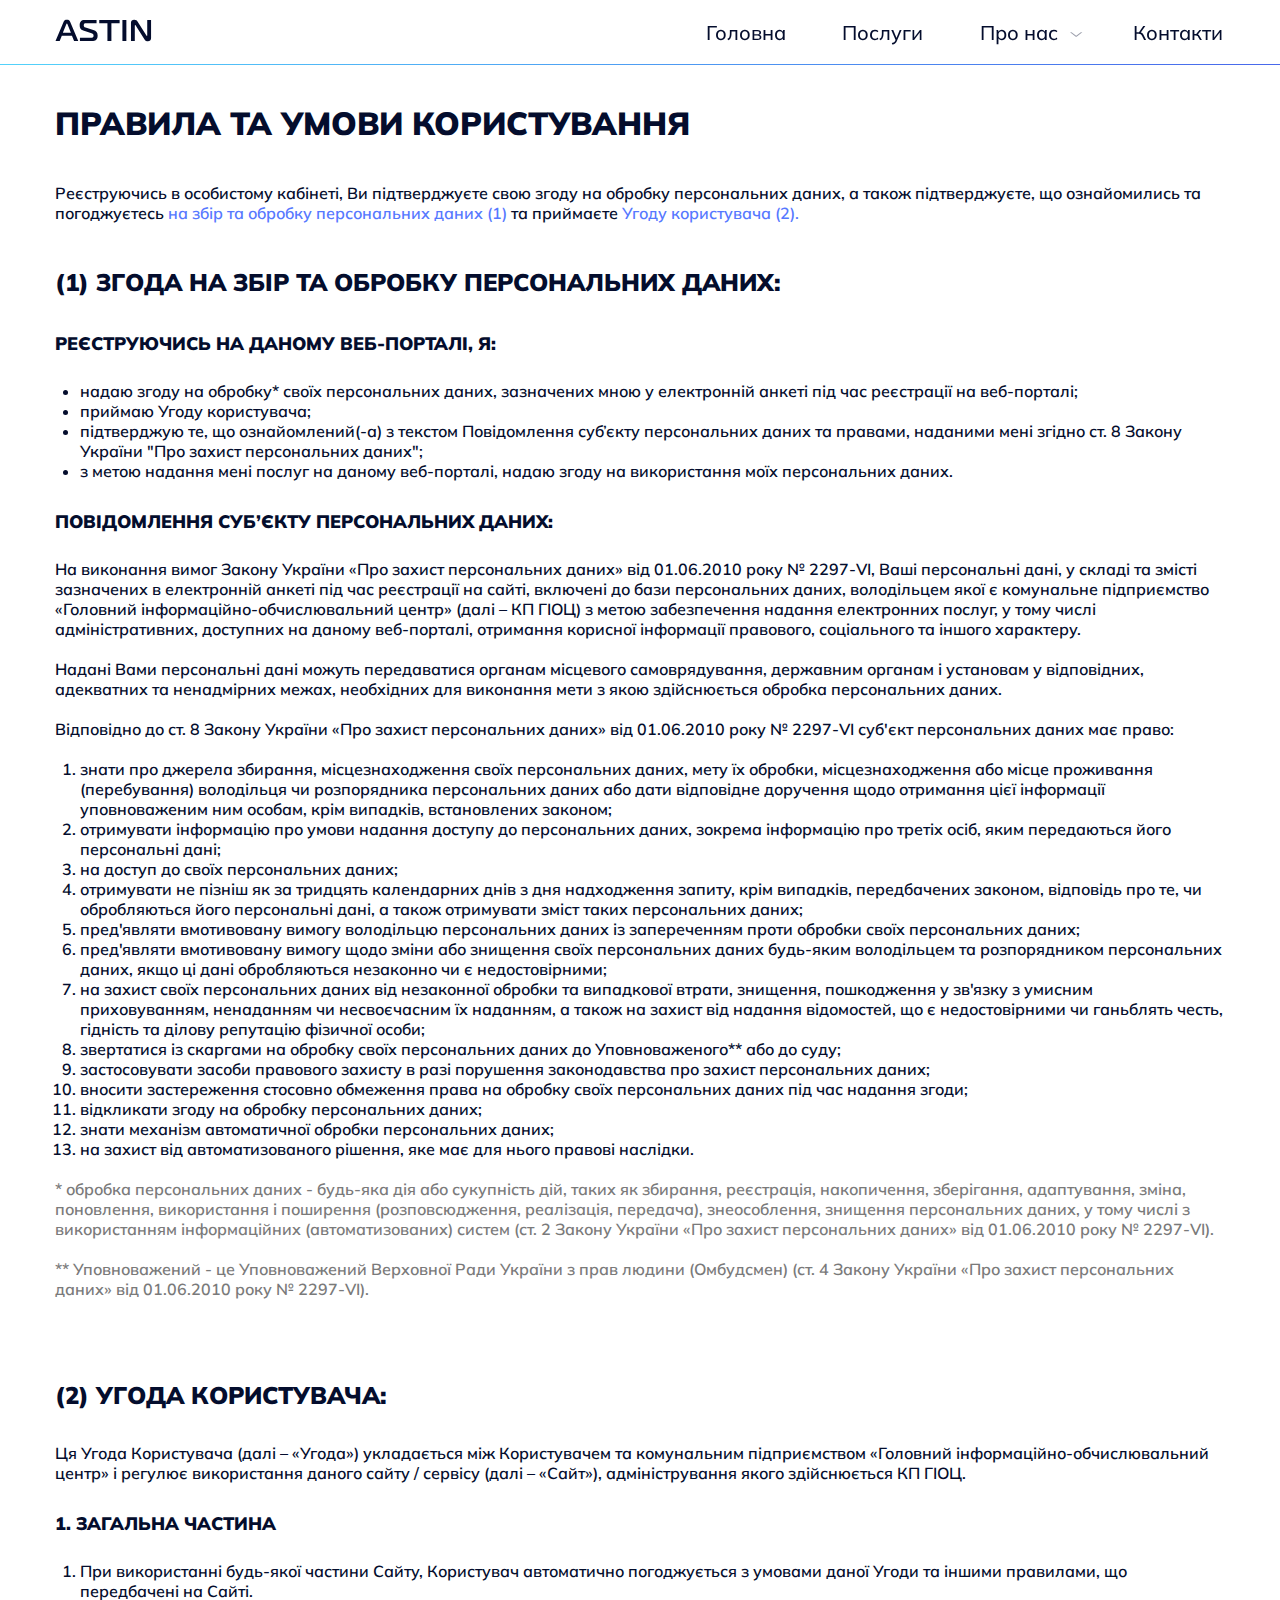
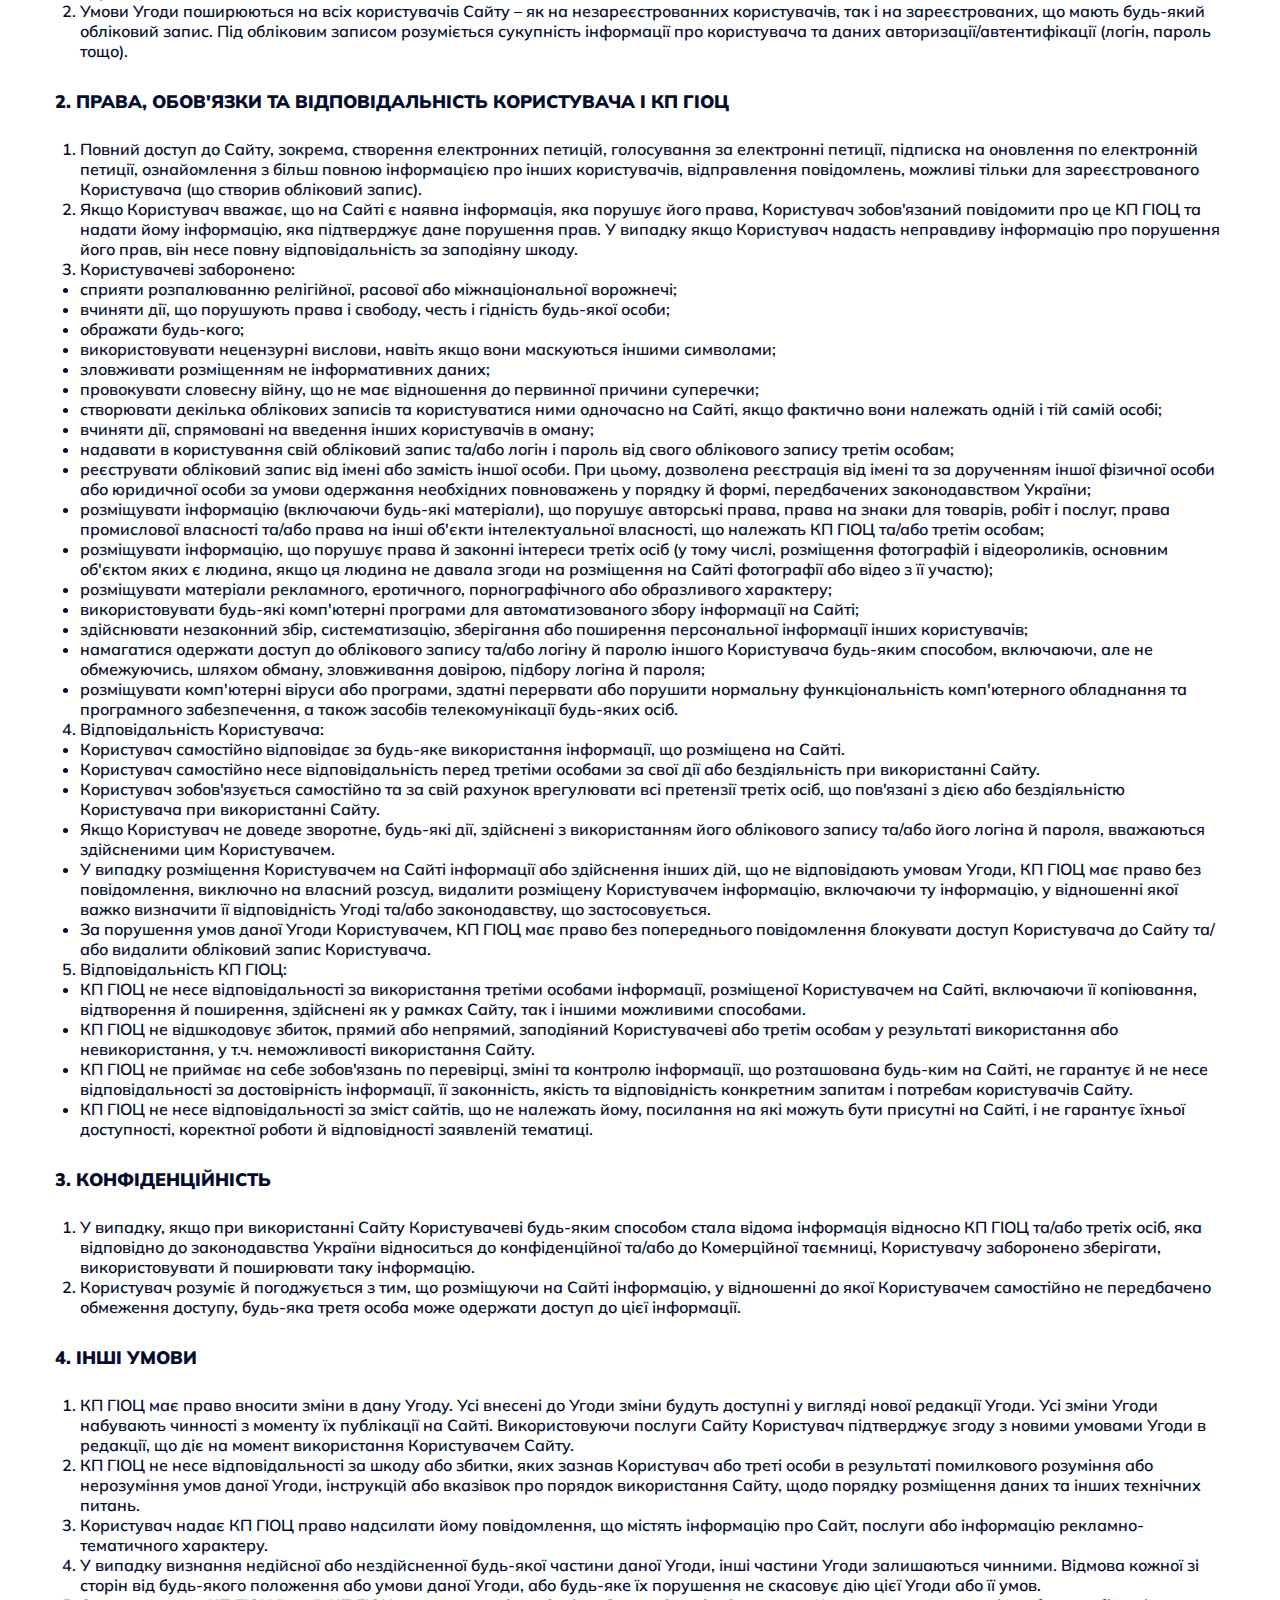
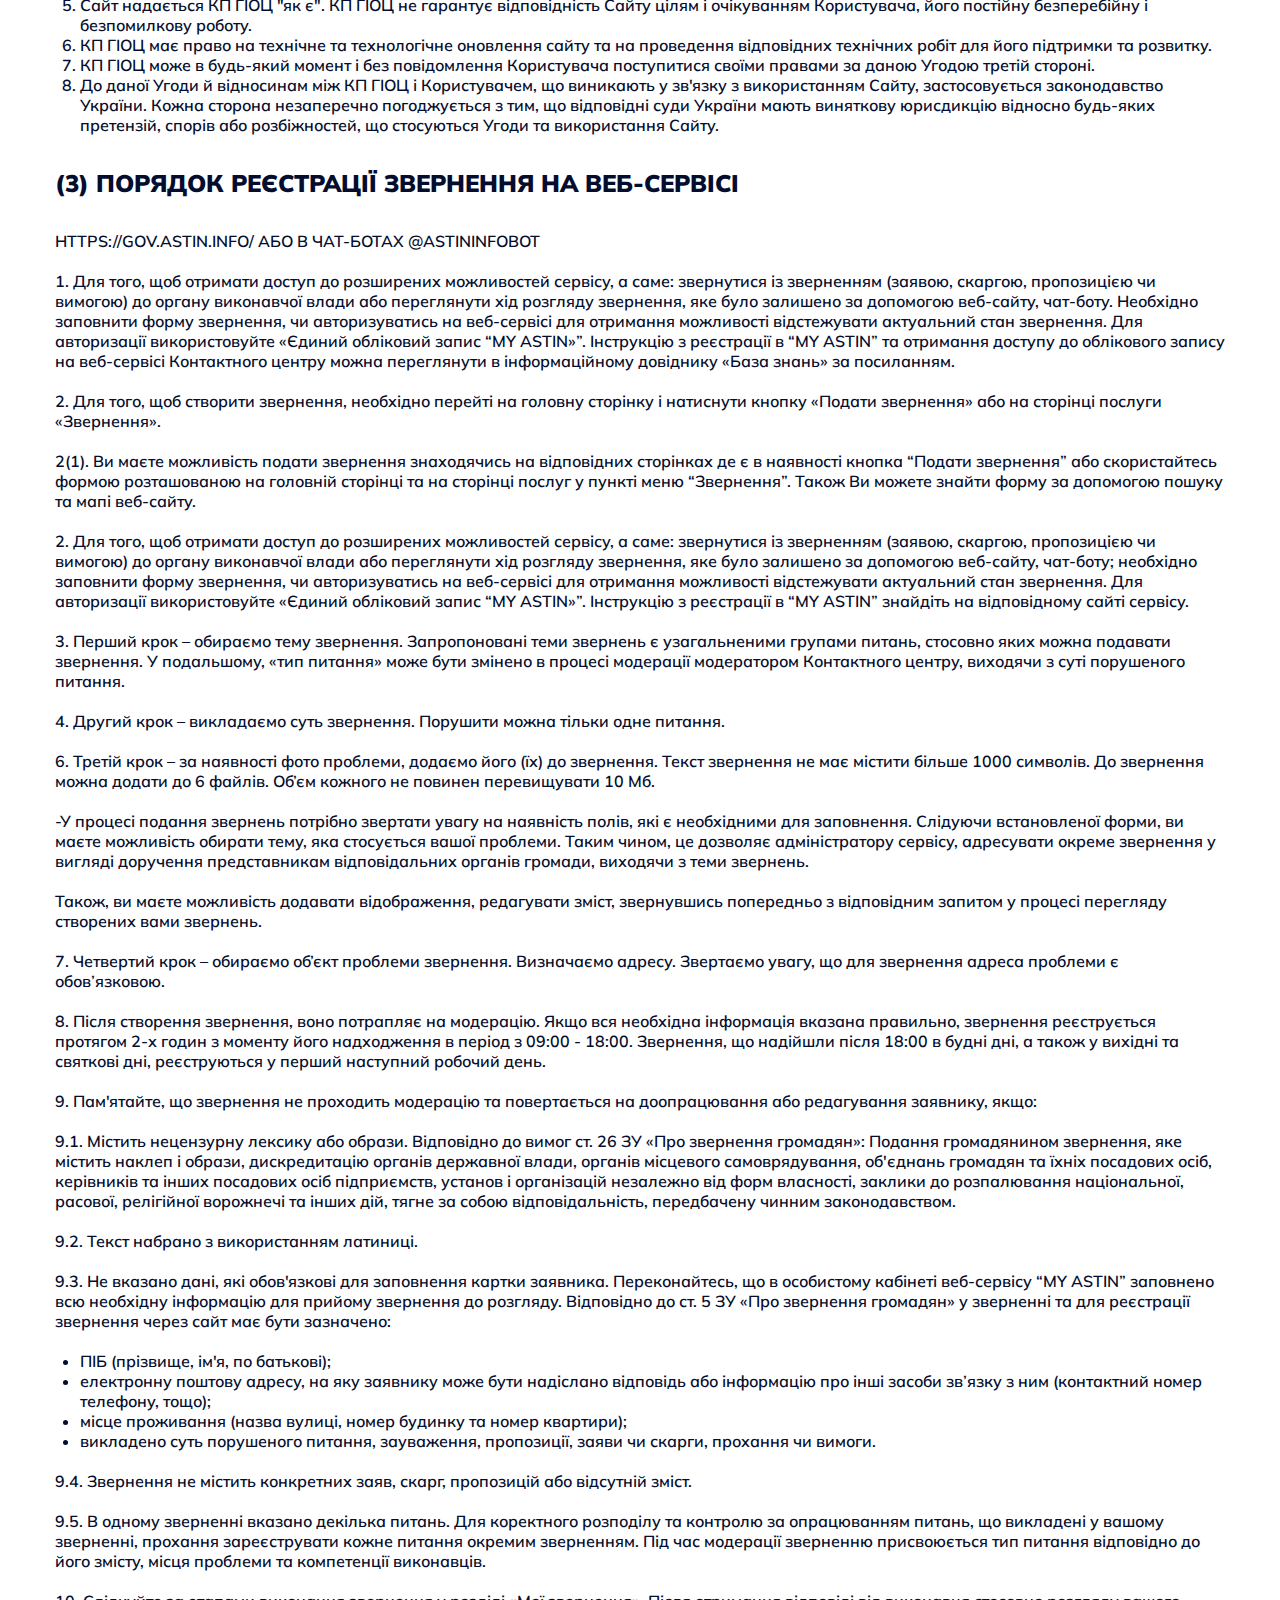
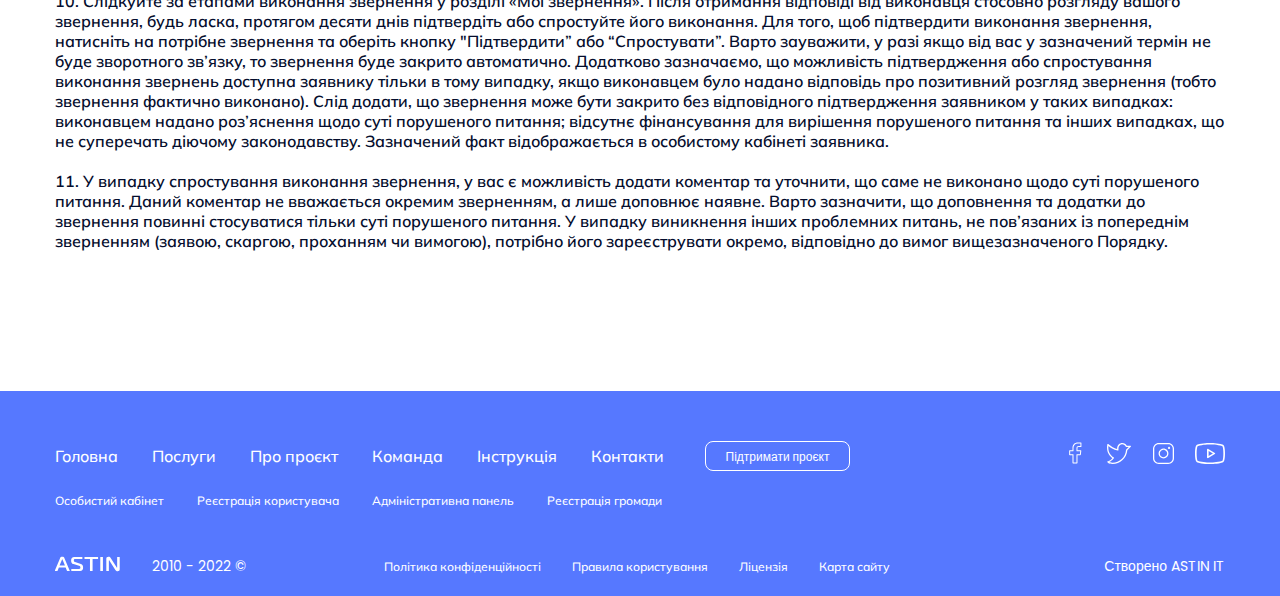
<file: policy.html>
<!DOCTYPE html>
<html lang="en">

<head>
    <meta charset="UTF-8">
    <meta http-equiv="X-UA-Compatible" content="IE=edge">
    <meta name="viewport" content="width=device-width, initial-scale=1.0">
    <meta name="format-detection" content="telephone=no">
    <title>ASTIN - ГРОМАДА | ПРАВИЛИ ТА УМОВИ КОРИСТУВАННЯ</title>
    <style>
        .preloader {
            opacity: 1;
            background-color: #FFF;
            z-index: 9999;
            position: fixed;
            width: 100%;
            height: calc(100vh + 140px);
            top: -70px;
            left: 0;
            bottom: -70px;
            display: -webkit-box;
            display: -ms-flexbox;
            display: flex;
            -webkit-box-align: center;
            -ms-flex-align: center;
            align-items: center;
            -webkit-box-pack: center;
            -ms-flex-pack: center;
            justify-content: center;
            padding-top: 70px;
            padding-bottom: 70px;
            -webkit-transition: 0.7s ease-in;
            -o-transition: 0.7s ease-in;
            transition: 0.7s ease-in;
        }
        
        .preloader__image {
            width: 100px;
            height: 100px;
            -o-object-fit: contain;
            object-fit: contain;
            -webkit-animation: rotation 1.5s linear infinite;
            animation: rotation 1.5s linear infinite;
            -webkit-transform-origin: 51px 50px;
            -ms-transform-origin: 51px 50px;
            transform-origin: 51px 50px;
        }
        
        @-webkit-keyframes rotation {
            100% {
                -webkit-transform: rotate(360deg);
                transform: rotate(360deg);
            }
        }
        
        @keyframes rotation {
            100% {
                -webkit-transform: rotate(360deg);
                transform: rotate(360deg);
            }
        }
    </style>
    <meta name="theme-color" content="#5678FF">
    <link rel="apple-touch-icon" sizes="180x180" href="assets/img/favicons/apple-touch-icon.png">
    <link rel="icon" type="image/png" sizes="32x32" href="assets/img/favicons/favicon-32x32.png">
    <link rel="icon" type="image/png" sizes="192x192" href="assets/img/favicons/android-chrome-192x192.png">
    <link rel="icon" type="image/png" sizes="16x16" href="assets/img/favicons/favicon-16x16.png">
    <link rel="manifest" href="assets/img/favicons/site.webmanifest">
    <link rel="mask-icon" href="assets/img/favicons/safari-pinned-switcher.svg" color="#5678ff">
    <link rel="shortcut icon" href="assets/img/favicons/favicon.ico">
    <meta name="msapplication-TileColor" content="#ffffff">
    <meta name="msapplication-config" content="assets/img/favicons/browserconfig.xml">
    <link rel="stylesheet" href="assets/css/clean.css">
    <link rel="preconnect" href="https://fonts.googleapis.com">
    <link rel="preconnect" href="https://fonts.gstatic.com" crossorigin>
    <link href="https://fonts.googleapis.com/css2?family=Mulish:wght@200;300;400;500;600;700;800;900&family=Poppins:wght@100;200;300;400;500;600;700;800;900&display=swap" rel="stylesheet">
    <link rel="stylesheet" href="assets/css/swiper-bundle.min.css">
    <link rel="stylesheet" href="assets/css/style.css">
    <link rel="stylesheet" href="assets/css/adaptation.css">
</head>

<body>
    <div class="preloader">
        <img class="preloader__image" src="assets/img/gov_icon_light.svg" alt="preloader">
    </div>

    <header class="headergov">
        <div class="wrapper headergov__wrapper">
            <a href="index.html"><img class="headergov__logo" src="assets/img/logo.svg" alt="logo"></a>
            <nav class="headergov__nav navigation">
                <a href="index.html" class="navigation__item">Головна</a>
                <a href="services.html" class="navigation__item">Послуги</a>
                <div class="navigation__item navigation__item_dd">
                    <span class="navigation__dd-title">Про нас</span>
                    <div class="navigation__dropdown dropdown">
                        <a href="team.html" class="dropdown__item">Команда</a>
                        <a href="project.html" class="dropdown__item">Про проєкт</a>
                        <a href="faq.html" class="dropdown__item">Інструкція</a>
                    </div>
                </div>
                <a href="contacts.html" class="navigation__item">Контакти</a>
            </nav>
        </div>
    </header>

    <section class="policy">
        <div class="wrapper policy__wrapper">
            <h2 class="policy__title policy__title_h2">Правила та умови користування</h2>
            <p class="policy__description policy__description_main">Реєструючись в особистому кабінеті, Ви підтверджуєте свою згоду на обробку персональних даних, а також підтверджуєте, що ознайомились та погоджуєтесь <a href="#policy">на збір та
                    обробку персональних даних (1)</a> та приймаєте <a href="#terms">Угоду користувача (2).</a></p>
            <h3 class="policy__title policy__title_h3" id="policy">(1) Згода на збір та обробку персональних даних:</h3>
            <h4 class="policy__title policy__title_h4">Реєструючись на даному веб-порталі, Я:</h4>
            <ul class="policy__ul">
                <li class="policy__li">надаю згоду на обробку* своїх персональних даних, зазначених мною у електронній анкеті під час реєстрації на веб-порталі;</li>
                <li class="policy__li">приймаю Угоду користувача;</li>
                <li class="policy__li">підтверджую те, що ознайомлений(-а) з текстом Повідомлення суб’єкту персональних даних та правами, наданими мені згідно ст. 8 Закону України "Про захист персональних даних";</li>
                <li class="policy__li">з метою надання мені послуг на даному веб-порталі, надаю згоду на використання моїх персональних даних.
                </li>
            </ul>
            <h4 class="policy__title policy__title_h4"><br>Повідомлення суб’єкту персональних даних:</h4>
            <p class="policy__description">На виконання вимог Закону України «Про захист персональних даних» від 01.06.2010 року № 2297-VI, Ваші персональні дані, у складі та змісті зазначених в електронній анкеті під час реєстрації на сайті, включені до бази персональних даних, володільцем
                якої є комунальне підприємство «Головний інформаційно-обчислювальний центр» (далі – КП ГІОЦ) з метою забезпечення надання електронних послуг, у тому числі адміністративних, доступних на даному веб-порталі, отримання корисної інформації
                правового, соціального та іншого характеру.</p><br>
            <p class="policy__description">Надані Вами персональні дані можуть передаватися органам місцевого самоврядування, державним органам і установам у відповідних, адекватних та ненадмірних межах, необхідних для виконання мети з якою здійснюється обробка персональних даних.</p><br>
            <p class="policy__description">Відповідно до ст. 8 Закону України «Про захист персональних даних» від 01.06.2010 року № 2297-VI суб'єкт персональних даних має право:</p><br>
            <ol class="policy__ol">
                <li class="policy__li">знати про джерела збирання, місцезнаходження своїх персональних даних, мету їх обробки, місцезнаходження або місце проживання (перебування) володільця чи розпорядника персональних даних або дати відповідне доручення щодо отримання цієї
                    інформації уповноваженим ним особам, крім випадків, встановлених законом;</li>
                <li class="policy__li">отримувати інформацію про умови надання доступу до персональних даних, зокрема інформацію про третіх осіб, яким передаються його персональні дані;</li>
                <li class="policy__li">на доступ до своїх персональних даних;</li>
                <li class="policy__li">отримувати не пізніш як за тридцять календарних днів з дня надходження запиту, крім випадків, передбачених законом, відповідь про те, чи обробляються його персональні дані, а також отримувати зміст таких персональних даних;</li>
                <li class="policy__li">пред'являти вмотивовану вимогу володільцю персональних даних із запереченням проти обробки своїх персональних даних;</li>
                <li class="policy__li">пред'являти вмотивовану вимогу щодо зміни або знищення своїх персональних даних будь-яким володільцем та розпорядником персональних даних, якщо ці дані обробляються незаконно чи є недостовірними;
                </li>
                <li class="policy__li">на захист своїх персональних даних від незаконної обробки та випадкової втрати, знищення, пошкодження у зв'язку з умисним приховуванням, ненаданням чи несвоєчасним їх наданням, а також на захист від надання відомостей, що є недостовірними
                    чи ганьблять честь, гідність та ділову репутацію фізичної особи;</li>
                <li class="policy__li">звертатися із скаргами на обробку своїх персональних даних до Уповноваженого** або до суду;</li>
                <li class="policy__li">застосовувати засоби правового захисту в разі порушення законодавства про захист персональних даних;</li>
                <li class="policy__li">вносити застереження стосовно обмеження права на обробку своїх персональних даних під час надання згоди;</li>
                <li class="policy__li">відкликати згоду на обробку персональних даних;</li>
                <li class="policy__li">знати механізм автоматичної обробки персональних даних;</li>
                <li class="policy__li">на захист від автоматизованого рішення, яке має для нього правові наслідки.</li>
            </ol><br>
            <p class="policy__description policy__description_light">* обробка персональних даних - будь-яка дія або сукупність дій, таких як збирання, реєстрація, накопичення, зберігання, адаптування, зміна, поновлення, використання і поширення (розповсюдження, реалізація, передача), знеособлення, знищення
                персональних даних, у тому числі з використанням інформаційних (автоматизованих) систем (ст. 2 Закону України «Про захист персональних даних» від 01.06.2010 року № 2297-VI).</p><br>
            <p class="policy__description policy__description_light">** Уповноважений - це Уповноважений Верховної Ради України з прав людини (Омбудсмен) (ст. 4 Закону України «Про захист персональних даних» від 01.06.2010 року № 2297-VI).</p><br><br><br><br>
            <h3 class="policy__title policy__title_h3" id="terms">(2) Угода користувача:</h3>
            <p class="policy__description">Ця Угода Користувача (далі – «Угода») укладається між Користувачем та комунальним підприємством «Головний інформаційно-обчислювальний центр» і регулює використання даного сайту / сервісу (далі – «Сайт»), адміністрування якого здійснюється
                КП ГІОЦ.</p>
            <h4 class="policy__title policy__title_h4"><br>1. Загальна частина</h4>
            <ol class="policy__ol">
                <li class="policy__li">При використанні будь-якої частини Сайту, Користувач автоматично погоджується з умовами даної Угоди та іншими правилами, що передбачені на Сайті.</li>
                <li class="policy__li">Умови Угоди поширюються на всіх користувачів Сайту – як на незареєстрованних користувачів, так і на зареєстрованих, що мають будь-який обліковий запис. Під обліковим записом розуміється сукупність інформації про користувача та даних авторизації/автентифікації
                    (логін, пароль тощо).
                </li>
            </ol>
            <h4 class="policy__title policy__title_h4"><br>2. Права, обов'язки та відповідальність Користувача і КП ГІОЦ
            </h4>
            <ol class="policy__ol">
                <li class="policy__li">Повний доступ до Сайту, зокрема, створення електронних петицій, голосування за електронні петиції, підписка на оновлення по електронній петиції, ознайомлення з більш повною інформацією про інших користувачів, відправлення повідомлень,
                    можливі тільки для зареєстрованого Користувача (що створив обліковий запис).</li>
                <li class="policy__li">Якщо Користувач вважає, що на Сайті є наявна інформація, яка порушує його права, Користувач зобов'язаний повідомити про це КП ГІОЦ та надати йому інформацію, яка підтверджує дане порушення прав. У випадку якщо Користувач надасть неправдиву
                    інформацію про порушення його прав, він несе повну відповідальність за заподіяну шкоду.</li>
                <li class="policy__li">Користувачеві заборонено:</li>
                <ul class="policy__ul">
                    <li class="policy__li">сприяти розпалюванню релігійної, расової або міжнаціональної ворожнечі;</li>
                    <li class="policy__li">вчиняти дії, що порушують права і свободу, честь і гідність будь-якої особи;
                    </li>
                    <li class="policy__li">ображати будь-кого;</li>
                    <li class="policy__li">використовувати нецензурні вислови, навіть якщо вони маскуються іншими символами;
                    </li>
                    <li class="policy__li">зловживати розміщенням не інформативних даних;</li>
                    <li class="policy__li">провокувати словесну війну, що не має відношення до первинної причини суперечки;
                    </li>
                    <li class="policy__li">створювати декілька облікових записів та користуватися ними одночасно на Сайті, якщо фактично вони належать одній і тій самій особі;</li>
                    <li class="policy__li">вчиняти дії, спрямовані на введення інших користувачів в оману;</li>
                    <li class="policy__li">надавати в користування свій обліковий запис та/або логін і пароль від свого облікового запису третім особам;</li>
                    <li class="policy__li">реєструвати обліковий запис від імені або замість іншої особи. При цьому, дозволена реєстрація від імені та за дорученням іншої фізичної особи або юридичної особи за умови одержання необхідних повноважень у порядку й формі, передбачених
                        законодавством України;
                    </li>
                    <li class="policy__li">розміщувати інформацію (включаючи будь-які матеріали), що порушує авторські права, права на знаки для товарів, робіт і послуг, права промислової власності та/або права на інші об'єкти інтелектуальної власності, що належать КП ГІОЦ
                        та/або третім особам;</li>
                    <li class="policy__li">розміщувати інформацію, що порушує права й законні інтереси третіх осіб (у тому числі, розміщення фотографій і відеороликів, основним об'єктом яких є людина, якщо ця людина не давала згоди на розміщення на Сайті фотографії або відео
                        з її участю);</li>
                    <li class="policy__li">розміщувати матеріали рекламного, еротичного, порнографічного або образливого характеру;
                    </li>
                    <li class="policy__li">використовувати будь-які комп'ютерні програми для автоматизованого збору інформації на Сайті;</li>
                    <li class="policy__li">здійснювати незаконний збір, систематизацію, зберігання або поширення персональної інформації інших користувачів;</li>
                    <li class="policy__li">намагатися одержати доступ до облікового запису та/або логіну й паролю іншого Користувача будь-яким способом, включаючи, але не обмежуючись, шляхом обману, зловживання довірою, підбору логіна й пароля;</li>
                    <li class="policy__li">розміщувати комп'ютерні віруси або програми, здатні перервати або порушити нормальну функціональність комп'ютерного обладнання та програмного забезпечення, а також засобів телекомунікації будь-яких осіб.</li>
                </ul>
                <li class="policy__li">Відповідальність Користувача:</li>
                <ul class="policy__ul">
                    <li class="policy__li">Користувач самостійно відповідає за будь-яке використання інформації, що розміщена на Сайті.</li>
                    <li class="policy__li">Користувач самостійно несе відповідальність перед третіми особами за свої дії або бездіяльність при використанні Сайту.</li>
                    <li class="policy__li">Користувач зобов'язується самостійно та за свій рахунок врегулювати всі претензії третіх осіб, що пов'язані з дією або бездіяльністю Користувача при використанні Сайту.
                    </li>
                    <li class="policy__li">Якщо Користувач не доведе зворотне, будь-які дії, здійснені з використанням його облікового запису та/або його логіна й пароля, вважаються здійсненими цим Користувачем.
                    </li>
                    <li class="policy__li">У випадку розміщення Користувачем на Сайті інформації або здійснення інших дій, що не відповідають умовам Угоди, КП ГІОЦ має право без повідомлення, виключно на власний розсуд, видалити розміщену Користувачем інформацію, включаючи
                        ту інформацію, у відношенні якої важко визначити її відповідність Угоді та/або законодавству, що застосовується.</li>
                    <li class="policy__li">За порушення умов даної Угоди Користувачем, КП ГІОЦ має право без попереднього повідомлення блокувати доступ Користувача до Сайту та/або видалити обліковий запис Користувача.
                    </li>
                </ul>
                <li class="policy__li">Відповідальність КП ГІОЦ:</li>
                <ul class="policy__ul">
                    <li class="policy__li">КП ГІОЦ не несе відповідальності за використання третіми особами інформації, розміщеної Користувачем на Сайті, включаючи її копіювання, відтворення й поширення, здійснені як у рамках Сайту, так і іншими можливими способами.</li>
                    <li class="policy__li">КП ГІОЦ не відшкодовує збиток, прямий або непрямий, заподіяний Користувачеві або третім особам у результаті використання або невикористання, у т.ч. неможливості використання Сайту.
                    </li>
                    <li class="policy__li">КП ГІОЦ не приймає на себе зобов'язань по перевірці, зміні та контролю інформації, що розташована будь-ким на Сайті, не гарантує й не несе відповідальності за достовірність інформації, її законність, якість та відповідність конкретним
                        запитам і потребам користувачів Сайту.</li>
                    <li class="policy__li">КП ГІОЦ не несе відповідальності за зміст сайтів, що не належать йому, посилання на які можуть бути присутні на Сайті, і не гарантує їхньої доступності, коректної роботи й відповідності заявленій тематиці.
                    </li>
                </ul>
            </ol>
            <h4 class="policy__title policy__title_h4"><br>3. Конфіденційність</h4>
            <ol class="policy__ol">
                <li class="policy__li">У випадку, якщо при використанні Сайту Користувачеві будь-яким способом стала відома інформація відносно КП ГІОЦ та/або третіх осіб, яка відповідно до законодавства України відноситься до конфіденційної та/або до Комерційної таємниці,
                    Користувачу заборонено зберігати, використовувати й поширювати таку інформацію.</li>
                <li class="policy__li">Користувач розуміє й погоджується з тим, що розміщуючи на Сайті інформацію, у відношенні до якої Користувачем самостійно не передбачено обмеження доступу, будь-яка третя особа може одержати доступ до цієї інформації.
                </li>
            </ol>
            <h4 class="policy__title policy__title_h4"><br>4. Інші умови</h4>
            <ol class="policy__ol">
                <li class="policy__li">КП ГІОЦ має право вносити зміни в дану Угоду. Усі внесені до Угоди зміни будуть доступні у вигляді нової редакції Угоди. Усі зміни Угоди набувають чинності з моменту їх публікації на Сайті. Використовуючи послуги Сайту Користувач підтверджує
                    згоду з новими умовами Угоди в редакції, що діє на момент використання Користувачем Сайту.</li>
                <li class="policy__li">КП ГІОЦ не несе відповідальності за шкоду або збитки, яких зазнав Користувач або треті особи в результаті помилкового розуміння або нерозуміння умов даної Угоди, інструкцій або вказівок про порядок використання Сайту, щодо порядку розміщення
                    даних та інших технічних питань.
                </li>
                <li class="policy__li">Користувач надає КП ГІОЦ право надсилати йому повідомлення, що містять інформацію про Сайт, послуги або інформацію рекламно-тематичного характеру.</li>
                <li class="policy__li">У випадку визнання недійсної або нездійсненної будь-якої частини даної Угоди, інші частини Угоди залишаються чинними. Відмова кожної зі сторін від будь-якого положення або умови даної Угоди, або будь-яке їх порушення не скасовує дію цієї
                    Угоди або її умов.</li>
                <li class="policy__li">Сайт надається КП ГІОЦ "як є". КП ГІОЦ не гарантує відповідність Сайту цілям і очікуванням Користувача, його постійну безперебійну і безпомилкову роботу.</li>
                <li class="policy__li">КП ГІОЦ має право на технічне та технологічне оновлення сайту та на проведення відповідних технічних робіт для його підтримки та розвитку.</li>
                <li class="policy__li">КП ГІОЦ може в будь-який момент і без повідомлення Користувача поступитися своїми правами за даною Угодою третій стороні.</li>
                <li class="policy__li">До даної Угоди й відносинам між КП ГІОЦ і Користувачем, що виникають у зв'язку з використанням Сайту, застосовується законодавство України. Кожна сторона незаперечно погоджується з тим, що відповідні суди України мають виняткову юрисдикцію
                    відносно будь-яких претензій, спорів або розбіжностей, що стосуються Угоди та використання Сайту.</li>
            </ol>
            <h3 class="policy__title policy__title_h3" id="terms"><br>(3) ПОРЯДОК РЕЄСТРАЦІЇ ЗВЕРНЕННЯ НА ВЕБ-СЕРВІСІ</h3>
            <p class="policy__description">HTTPS://GOV.ASTIN.INFO/ АБО В ЧАТ-БОТАХ @ASTININFOBOT</p>
            <p class="policy__description"><br>1. Для того, щоб отримати доступ до розширених можливостей сервісу, а саме: звернутися із зверненням (заявою, скаргою, пропозицією чи вимогою) до органу виконавчої влади або переглянути хід розгляду звернення, яке було залишено за допомогою
                веб-сайту, чат-боту. Необхідно заповнити форму звернення, чи авторизуватись на веб-сервісі для отримання можливості відстежувати актуальний стан звернення. Для авторизації використовуйте «Єдиний обліковий запис “MY ASTIN»”. Інструкцію
                з реєстрації в “MY ASTIN” та отримання доступу до облікового запису на веб-сервісі Контактного центру можна переглянути в інформаційному довіднику «База знань» за посиланням.
            </p>
            <p class="policy__description"><br>2. Для того, щоб створити звернення, необхідно перейті на головну сторінку і натиснути кнопку «Подати звернення» або на сторінці послуги «Звернення».
            </p>
            <p class="policy__description"><br>2(1). Ви маєте можливість подати звернення знаходячись на відповідних сторінках де є в наявності кнопка “Подати звернення” або скористайтесь формою розташованою на головній сторінці та на сторінці послуг у пункті меню “Звернення”. Також
                Ви можете знайти форму за допомогою пошуку та мапі веб-сайту.
            </p>
            <p class="policy__description"><br>2. Для того, щоб отримати доступ до розширених можливостей сервісу, а саме: звернутися із зверненням (заявою, скаргою, пропозицією чи вимогою) до органу виконавчої влади або переглянути хід розгляду звернення, яке було залишено за допомогою
                веб-сайту, чат-боту; необхідно заповнити форму звернення, чи авторизуватись на веб-сервісі для отримання можливості відстежувати актуальний стан звернення. Для авторизації використовуйте «Єдиний обліковий запис “MY ASTIN»”. Інструкцію
                з реєстрації в “MY ASTIN” знайдіть на відповідному сайті сервісу.
            </p>
            <p class="policy__description"><br>3. Перший крок – обираємо тему звернення. Запропоновані теми звернень є узагальненими групами питань, стосовно яких можна подавати звернення. У подальшому, «тип питання» може бути змінено в процесі модерації модератором Контактного центру,
                виходячи з суті порушеного питання.
            </p>
            <p class="policy__description"><br>4. Другий крок – викладаємо суть звернення. Порушити можна тільки одне питання.
            </p>
            <p class="policy__description"><br>6. Третій крок – за наявності фото проблеми, додаємо його (їх) до звернення. Текст звернення не має містити більше 1000 символів. До звернення можна додати до 6 файлів. Об’єм кожного не повинен перевищувати 10 Мб.
            </p>
            <p class="policy__description"><br>-У процесі подання звернень потрібно звертати увагу на наявність полів, які є необхідними для заповнення. Слідуючи встановленої форми, ви маєте можливість обирати тему, яка стосується вашої проблеми. Таким чином, це дозволяє адміністратору
                сервісу, адресувати окреме звернення у вигляді доручення представникам відповідальних органів громади, виходячи з теми звернень.
            </p>
            <p class="policy__description"><br>Також, ви маєте можливість додавати відображення, редагувати зміст, звернувшись попередньо з відповідним запитом у процесі перегляду створених вами звернень.
            </p>
            <p class="policy__description"><br>7. Четвертий крок – обираємо об’єкт проблеми звернення. Визначаємо адресу. Звертаємо увагу, що для звернення адреса проблеми є обов’язковою.
            </p>
            <p class="policy__description"><br>8. Після створення звернення, воно потрапляє на модерацію. Якщо вся необхідна інформація вказана правильно, звернення реєструється протягом 2-х годин з моменту його надходження в період з 09:00 - 18:00. Звернення, що надійшли після 18:00
                в будні дні, а також у вихідні та святкові дні, реєструються у перший наступний робочий день.
            </p>
            <p class="policy__description"><br>9. Пам'ятайте, що звернення не проходить модерацію та повертається на доопрацювання або редагування заявнику, якщо:
            </p>
            <p class="policy__description"><br>9.1. Містить нецензурну лексику або образи. Відповідно до вимог ст. 26 ЗУ «Про звернення громадян»: Подання громадянином звернення, яке містить наклеп і образи, дискредитацію органів державної влади, органів місцевого самоврядування, об'єднань
                громадян та їхніх посадових осіб, керівників та інших посадових осіб підприємств, установ і організацій незалежно від форм власності, заклики до розпалювання національної, расової, релігійної ворожнечі та інших дій, тягне за собою відповідальність,
                передбачену чинним законодавством.
            </p>
            <p class="policy__description"><br>9.2. Текст набрано з використанням латиниці.
            </p>
            <p class="policy__description"><br>9.3. Не вказано дані, які обов'язкові для заповнення картки заявника. Переконайтесь, що в особистому кабінеті веб-сервісу “MY ASTIN” заповнено всю необхідну інформацію для прийому звернення до розгляду. Відповідно до ст. 5 ЗУ «Про звернення
                громадян» у зверненні та для реєстрації звернення через сайт має бути зазначено:<br><br>
            </p>
            <ul class="policy__ul">
                <li class="policy__li">ПІБ (прізвище, ім'я, по батькові);</li>
                <li class="policy__li">електронну поштову адресу, на яку заявнику може бути надіслано відповідь або інформацію про інші засоби зв’язку з ним (контактний номер телефону, тощо);</li>
                <li class="policy__li">місце проживання (назва вулиці, номер будинку та номер квартири);</li>
                <li class="policy__li">викладено суть порушеного питання, зауваження, пропозиції, заяви чи скарги, прохання чи вимоги.</li>
            </ul>
            <p class="policy__description"><br>9.4. Звернення не містить конкретних заяв, скарг, пропозицій або відсутній зміст.
            </p>
            <p class="policy__description"><br>9.5. В одному зверненні вказано декілька питань. Для коректного розподілу та контролю за опрацюванням питань, що викладені у вашому зверненні, прохання зареєструвати кожне питання окремим зверненням. Під час модерації зверненню присвоюється
                тип питання відповідно до його змісту, місця проблеми та компетенції виконавців.
            </p>
            <p class="policy__description"><br>10. Слідкуйте за етапами виконання звернення у розділі «Мої звернення». Після отримання відповіді від виконавця стосовно розгляду вашого звернення, будь ласка, протягом десяти днів підтвердіть або спростуйте його виконання. Для того, щоб
                підтвердити виконання звернення, натисніть на потрібне звернення та оберіть кнопку "Підтвердити” або “Спростувати”. Варто зауважити, у разі якщо від вас у зазначений термін не буде зворотного зв’язку, то звернення буде закрито автоматично.
                Додатково зазначаємо, що можливість підтвердження або спростування виконання звернень доступна заявнику тільки в тому випадку, якщо виконавцем було надано відповідь про позитивний розгляд звернення (тобто звернення фактично виконано).
                Слід додати, що звернення може бути закрито без відповідного підтвердження заявником у таких випадках: виконавцем надано роз’яснення щодо суті порушеного питання; відсутнє фінансування для вирішення порушеного питання та інших випадках,
                що не суперечать діючому законодавству. Зазначений факт відображається в особистому кабінеті заявника.
            </p>
            <p class="policy__description"><br>11. У випадку спростування виконання звернення, у вас є можливість додати коментар та уточнити, що саме не виконано щодо суті порушеного питання. Даний коментар не вважається окремим зверненням, а лише доповнює наявне. Варто зазначити,
                що доповнення та додатки до звернення повинні стосуватися тільки суті порушеного питання. У випадку виникнення інших проблемних питань, не пов’язаних із попереднім зверненням (заявою, скаргою, проханням чи вимогою), потрібно його зареєструвати
                окремо, відповідно до вимог вищезазначеного Порядку.<br><br><br><br><br>
            </p>
        </div>
    </section>

    <footer class="footer">
        <div class="wrapper footer__wrapper">
            <div class="footer__nav footer-nav">
                <a class="footer-nav__item" href="index.html">Головна</a>
                <a class="footer-nav__item" href="services.html">Послуги</a>
                <a class="footer-nav__item" href="project.html">Про проєкт</a>
                <a class="footer-nav__item" href="team.html">Команда</a>
                <a class="footer-nav__item" href="faq.html">Інструкція</a>
                <a class="footer-nav__item" href="contacts.html">Контакти</a>
            </div>
            <a href="#" class="footer__support-btn">Підтримати проєкт</a>
            <div class="footer__socials socials">
                <a href="#" class="socials__item">
                    <img src="assets/img/fb_icon.svg" alt="facebook icon">
                </a>
                <a href="#" class="socials__item">
                    <img src="assets/img/twitter_icon.svg" alt="twitter icon">
                </a>
                <a href="#" class="socials__item">
                    <img src="assets/img/inst_icon.svg" alt="instagram icon">
                </a>
                <a href="#" class="socials__item">
                    <img src="assets/img/yt_icon.svg" alt=" youtube icon">
                </a>
            </div>
            <div class="footer__links1 footer-links">
                <a class="footer-links__item" href="#">Особистий кабінет</a>
                <a class="footer-links__item" href="#">Реєстрація користувача</a>
                <a class="footer-links__item" href="#">Адміністративна панель</a>
                <a class="footer-links__item" href="#">Реєстрація громади</a>
            </div>
            <div class="footer__copyright">
                <img class="footer__logo" src="assets/img/logo_light.svg" alt="logo">
                <span class="footer__copy-text">2010 - 2022 ©</span>
            </div>
            <div class="footer__links2 footer-links">
                <a class="footer-links__item" href="policy.html">Політика конфіденційності</a>
                <a class="footer-links__item" href="policy.html">Правила користування</a>
                <a class="footer-links__item" href="license.html">Ліцензія</a>
                <a class="footer-links__item" href="sitemap.html">Карта сайту</a>
            </div>
            <a href="https://it.astin.co/" target="_blank" class="developed-by">Створено ASTIN IT</a>
        </div>
    </footer>
    <script src="https://code.jquery.com/jquery-3.6.0.min.js" integrity="sha256-/xUj+3OJU5yExlq6GSYGSHk7tPXikynS7ogEvDej/m4=" crossorigin="anonymous"></script>
    <script src="assets/js/touchSwipe.js"></script>
    <script src="assets/js/swiper-bundle.min.js"></script>
    <script src="assets/js/script.js"></script>
</body>

</html>
</file>
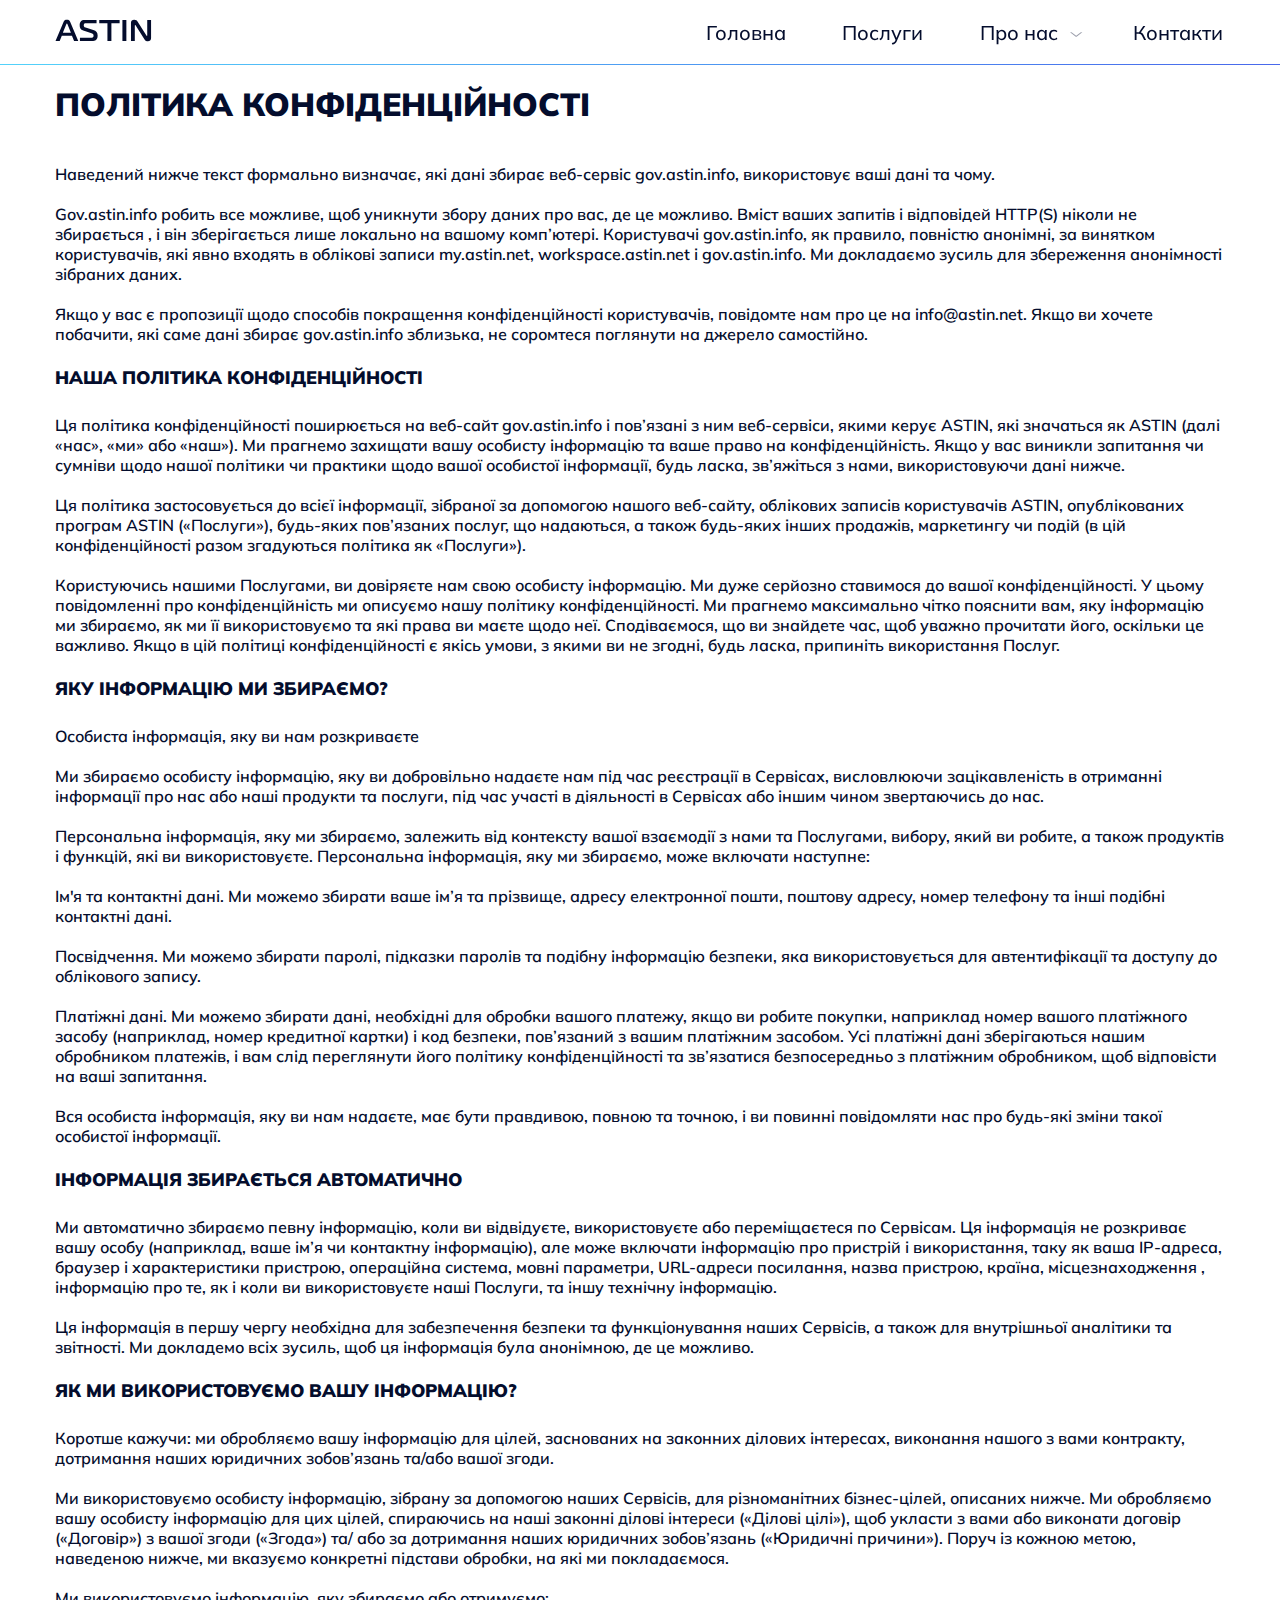
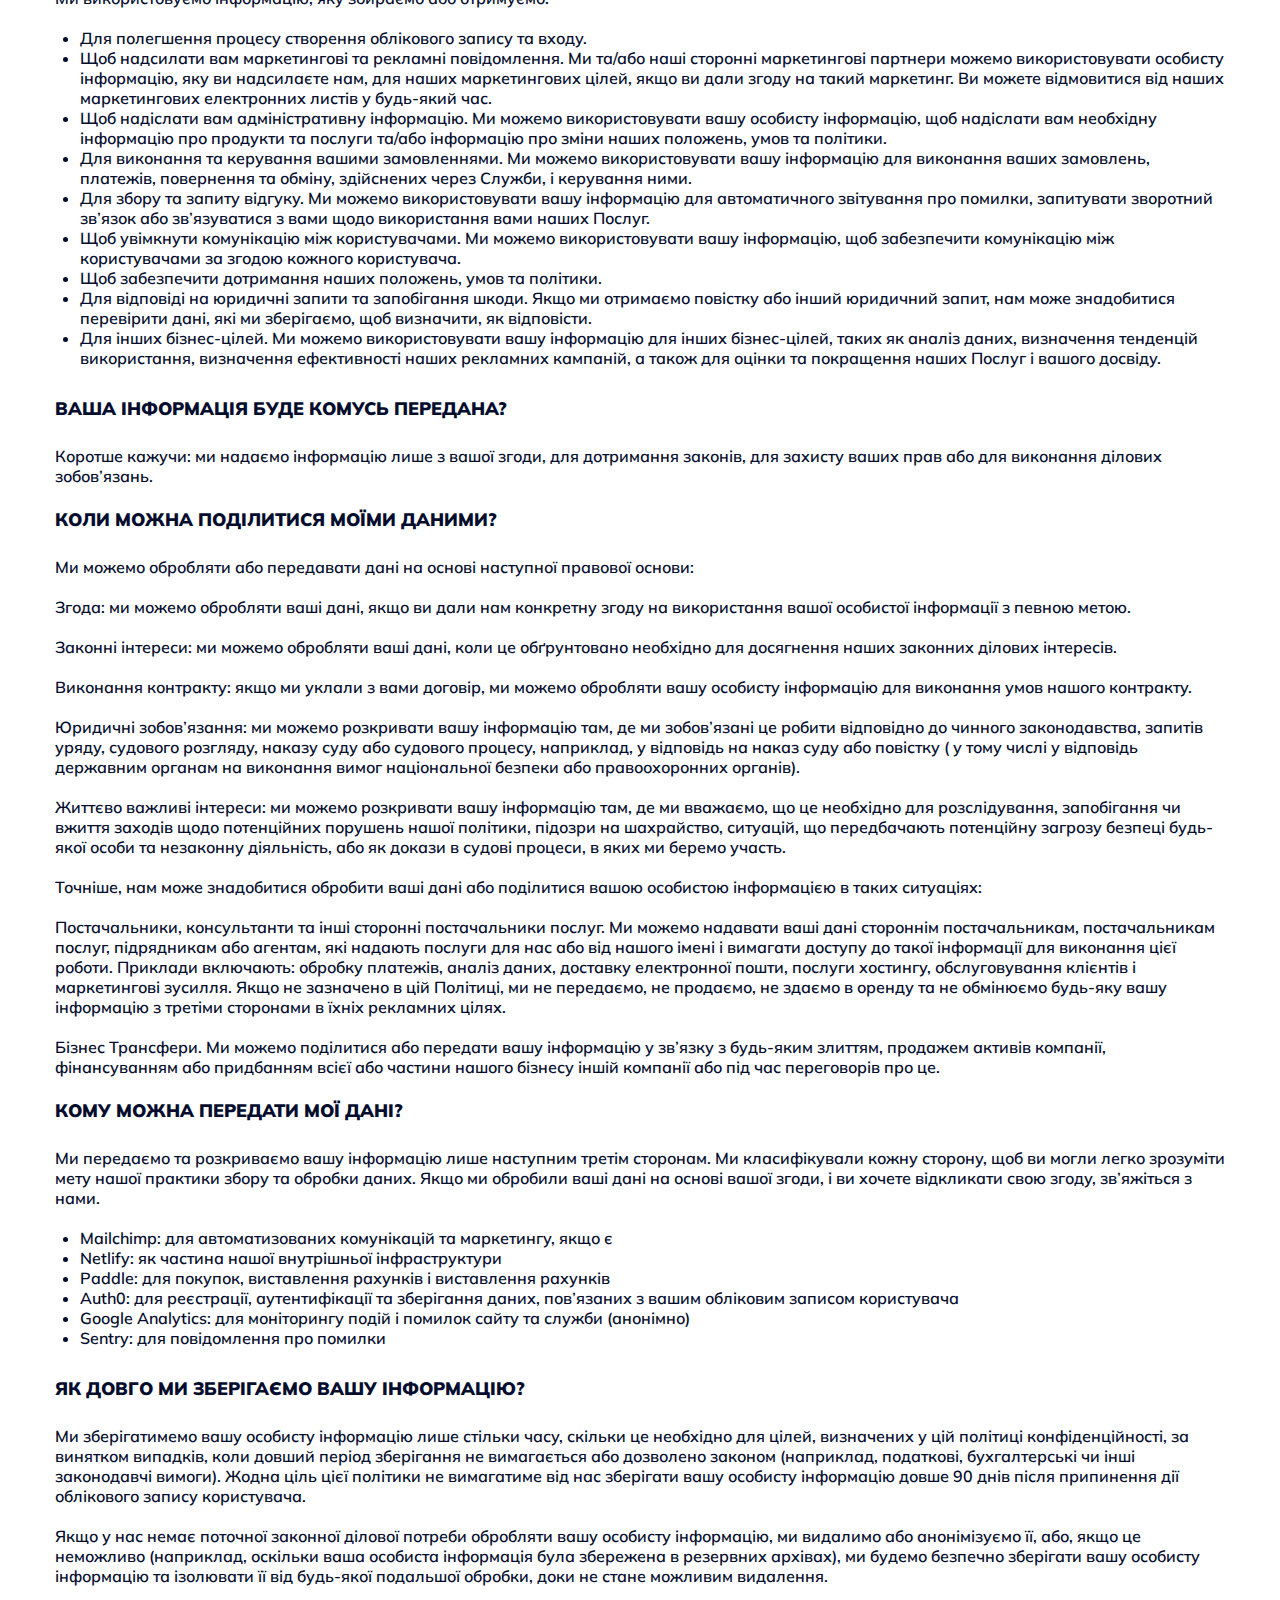
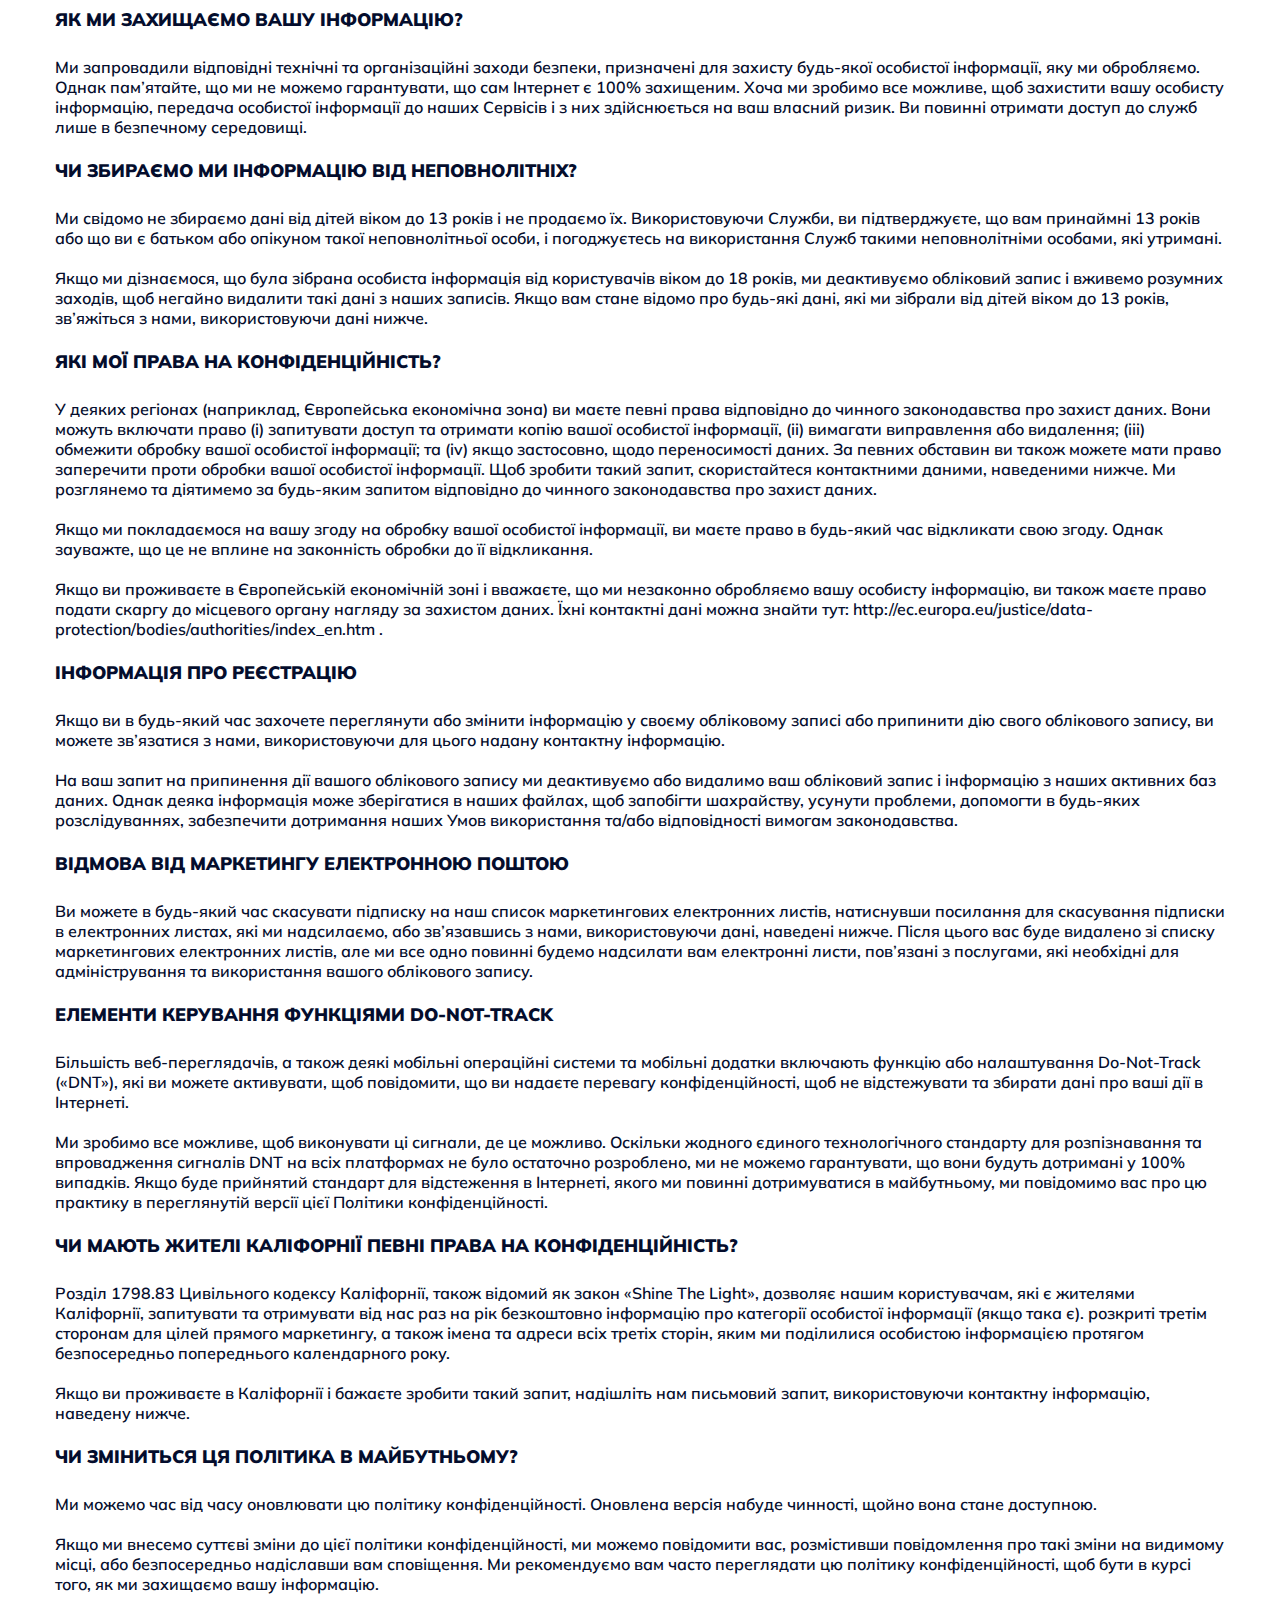
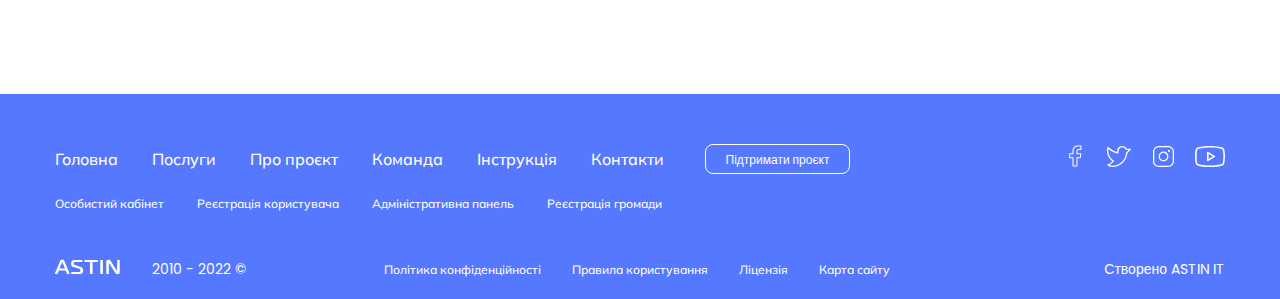
<file: privacypolicy.html>
<!DOCTYPE html>
<html lang="en">

<head>
    <meta charset="UTF-8">
    <meta http-equiv="X-UA-Compatible" content="IE=edge">
    <meta name="viewport" content="width=device-width, initial-scale=1.0">
    <meta name="format-detection" content="telephone=no">
    <title>ASTIN - ГРОМАДА | ПРАВИЛИ ТА УМОВИ КОРИСТУВАННЯ</title>
    <style>
        .preloader {
            opacity: 1;
            background-color: #FFF;
            z-index: 9999;
            position: fixed;
            width: 100%;
            height: calc(100vh + 140px);
            top: -70px;
            left: 0;
            bottom: -70px;
            display: -webkit-box;
            display: -ms-flexbox;
            display: flex;
            -webkit-box-align: center;
            -ms-flex-align: center;
            align-items: center;
            -webkit-box-pack: center;
            -ms-flex-pack: center;
            justify-content: center;
            padding-top: 70px;
            padding-bottom: 70px;
            -webkit-transition: 0.7s ease-in;
            -o-transition: 0.7s ease-in;
            transition: 0.7s ease-in;
        }
        
        .preloader__image {
            width: 100px;
            height: 100px;
            -o-object-fit: contain;
            object-fit: contain;
            -webkit-animation: rotation 1.5s linear infinite;
            animation: rotation 1.5s linear infinite;
            -webkit-transform-origin: 51px 50px;
            -ms-transform-origin: 51px 50px;
            transform-origin: 51px 50px;
        }
        
        @-webkit-keyframes rotation {
            100% {
                -webkit-transform: rotate(360deg);
                transform: rotate(360deg);
            }
        }
        
        @keyframes rotation {
            100% {
                -webkit-transform: rotate(360deg);
                transform: rotate(360deg);
            }
        }
    </style>
    <meta name="theme-color" content="#5678FF">
    <link rel="apple-touch-icon" sizes="180x180" href="assets/img/favicons/apple-touch-icon.png">
    <link rel="icon" type="image/png" sizes="32x32" href="assets/img/favicons/favicon-32x32.png">
    <link rel="icon" type="image/png" sizes="192x192" href="assets/img/favicons/android-chrome-192x192.png">
    <link rel="icon" type="image/png" sizes="16x16" href="assets/img/favicons/favicon-16x16.png">
    <link rel="manifest" href="assets/img/favicons/site.webmanifest">
    <link rel="mask-icon" href="assets/img/favicons/safari-pinned-switcher.svg" color="#5678ff">
    <link rel="shortcut icon" href="assets/img/favicons/favicon.ico">
    <meta name="msapplication-TileColor" content="#ffffff">
    <meta name="msapplication-config" content="assets/img/favicons/browserconfig.xml">
    <link rel="stylesheet" href="assets/css/clean.css">
    <link rel="preconnect" href="https://fonts.googleapis.com">
    <link rel="preconnect" href="https://fonts.gstatic.com" crossorigin>
    <link href="https://fonts.googleapis.com/css2?family=Mulish:wght@200;300;400;500;600;700;800;900&family=Poppins:wght@100;200;300;400;500;600;700;800;900&display=swap" rel="stylesheet">
    <link rel="stylesheet" href="assets/css/swiper-bundle.min.css">
    <link rel="stylesheet" href="assets/css/style.css">
    <link rel="stylesheet" href="assets/css/adaptation.css">
</head>

<body>
    <div class="preloader">
        <img class="preloader__image" src="assets/img/gov_icon_light.svg" alt="preloader">
    </div>

    <header class="headergov">
        <div class="wrapper headergov__wrapper">
            <a href="index.html"><img class="headergov__logo" src="assets/img/logo.svg" alt="logo"></a>
            <nav class="headergov__nav navigation">
                <a href="index.html" class="navigation__item">Головна</a>
                <a href="services.html" class="navigation__item">Послуги</a>
                <div class="navigation__item navigation__item_dd">
                    <span class="navigation__dd-title">Про нас</span>
                    <div class="navigation__dropdown dropdown">
                        <a href="team.html" class="dropdown__item">Команда</a>
                        <a href="project.html" class="dropdown__item">Про проєкт</a>
                        <a href="faq.html" class="dropdown__item">Інструкція</a>
                    </div>
                </div>
                <a href="contacts.html" class="navigation__item">Контакти</a>
            </nav>
            <button class="mobile-menu-btn">
                <div class="burger-line"></div>
                <div class="burger-line"></div>
                <div class="burger-line"></div>
            </button>
        </div>
    </header>

    <section class="privacypolicy policy">
        <div class="wrapper policy__wrapper">
            <h2 class="policy__title policy__title_h2">Політика конфіденційності</h2>
            <p class="policy__description">Наведений нижче текст формально визначає, які дані збирає веб-сервіc gov.astin.info, використовує ваші дані та чому.</p><br>
            <p class="policy__description">Gov.astin.info робить все можливе, щоб уникнути збору даних про вас, де це можливо. Вміст ваших запитів і відповідей HTTP(S) ніколи не збирається , і він зберігається лише локально на вашому комп’ютері. Користувачі gov.astin.info, як правило,
                повністю анонімні, за винятком користувачів, які явно входять в облікові записи my.astin.net, workspace.astin.net і gov.astin.info. Ми докладаємо зусиль для збереження анонімності зібраних даних.</p><br>
            <p class="policy__description">Якщо у вас є пропозиції щодо способів покращення конфіденційності користувачів, повідомте нам про це на info@astin.net. Якщо ви хочете побачити, які саме дані збирає gov.astin.info зблизька, не соромтеся поглянути на джерело самостійно.</p><br>
            <h4 class="policy__title policy__title_h4">Наша політика конфіденційності</h4>
            <p class="policy__description">Ця політика конфіденційності поширюється на веб-сайт gov.astin.info і пов’язані з ним веб-сервіси, якими керує ASTIN, які значаться як ASTIN (далі «нас», «ми» або «наш»). Ми прагнемо захищати вашу особисту інформацію та ваше право на конфіденційність.
                Якщо у вас виникли запитання чи сумніви щодо нашої політики чи практики щодо вашої особистої інформації, будь ласка, зв’яжіться з нами, використовуючи дані нижче.</p><br>
            <p class="policy__description">Ця політика застосовується до всієї інформації, зібраної за допомогою нашого веб-сайту, облікових записів користувачів ASTIN, опублікованих програм ASTIN («Послуги»), будь-яких пов’язаних послуг, що надаються, а також будь-яких інших продажів,
                маркетингу чи подій (в цій конфіденційності разом згадуються політика як «Послуги»).</p><br>
            <p class="policy__description">Користуючись нашими Послугами, ви довіряєте нам свою особисту інформацію. Ми дуже серйозно ставимося до вашої конфіденційності. У цьому повідомленні про конфіденційність ми описуємо нашу політику конфіденційності. Ми прагнемо максимально чітко
                пояснити вам, яку інформацію ми збираємо, як ми її використовуємо та які права ви маєте щодо неї. Сподіваємося, що ви знайдете час, щоб уважно прочитати його, оскільки це важливо. Якщо в цій політиці конфіденційності є якісь умови, з якими
                ви не згодні, будь ласка, припиніть використання Послуг.</p><br>
            <h4 class="policy__title policy__title_h4">Яку інформацію ми збираємо?</h4>
            <p class="policy__description">Особиста інформація, яку ви нам розкриваєте</p><br>
            <p class="policy__description">Ми збираємо особисту інформацію, яку ви добровільно надаєте нам під час реєстрації в Сервісах, висловлюючи зацікавленість в отриманні інформації про нас або наші продукти та послуги, під час участі в діяльності в Сервісах або іншим чином звертаючись
                до нас.</p><br>
            <p class="policy__description">Персональна інформація, яку ми збираємо, залежить від контексту вашої взаємодії з нами та Послугами, вибору, який ви робите, а також продуктів і функцій, які ви використовуєте. Персональна інформація, яку ми збираємо, може включати наступне:</p><br>
            <p class="policy__description">Ім'я та контактні дані. Ми можемо збирати ваше ім’я та прізвище, адресу електронної пошти, поштову адресу, номер телефону та інші подібні контактні дані.</p><br>
            <p class="policy__description">Посвідчення. Ми можемо збирати паролі, підказки паролів та подібну інформацію безпеки, яка використовується для автентифікації та доступу до облікового запису.</p><br>
            <p class="policy__description">Платіжні дані. Ми можемо збирати дані, необхідні для обробки вашого платежу, якщо ви робите покупки, наприклад номер вашого платіжного засобу (наприклад, номер кредитної картки) і код безпеки, пов’язаний з вашим платіжним засобом. Усі платіжні
                дані зберігаються нашим обробником платежів, і вам слід переглянути його політику конфіденційності та зв’язатися безпосередньо з платіжним обробником, щоб відповісти на ваші запитання.</p><br>
            <p class="policy__description">Вся особиста інформація, яку ви нам надаєте, має бути правдивою, повною та точною, і ви повинні повідомляти нас про будь-які зміни такої особистої інформації.</p><br>
            <h4 class="policy__title policy__title_h4">Інформація збирається автоматично</h4>
            <p class="policy__description">Ми автоматично збираємо певну інформацію, коли ви відвідуєте, використовуєте або переміщаєтеся по Сервісам. Ця інформація не розкриває вашу особу (наприклад, ваше ім’я чи контактну інформацію), але може включати інформацію про пристрій і використання,
                таку як ваша IP-адреса, браузер і характеристики пристрою, операційна система, мовні параметри, URL-адреси посилання, назва пристрою, країна, місцезнаходження , інформацію про те, як і коли ви використовуєте наші Послуги, та іншу технічну
                інформацію.
            </p><br>
            <p class="policy__description">Ця інформація в першу чергу необхідна для забезпечення безпеки та функціонування наших Сервісів, а також для внутрішньої аналітики та звітності. Ми докладемо всіх зусиль, щоб ця інформація була анонімною, де це можливо.</p><br>
            <h4 class="policy__title policy__title_h4">Як ми використовуємо вашу інформацію?</h4>
            <p class="policy__description">Коротше кажучи: ми обробляємо вашу інформацію для цілей, заснованих на законних ділових інтересах, виконання нашого з вами контракту, дотримання наших юридичних зобов’язань та/або вашої згоди.</p><br>
            <p class="policy__description">Ми використовуємо особисту інформацію, зібрану за допомогою наших Сервісів, для різноманітних бізнес-цілей, описаних нижче. Ми обробляємо вашу особисту інформацію для цих цілей, спираючись на наші законні ділові інтереси («Ділові цілі»), щоб
                укласти з вами або виконати договір («Договір») з вашої згоди («Згода») та/ або за дотримання наших юридичних зобов’язань («Юридичні причини»). Поруч із кожною метою, наведеною нижче, ми вказуємо конкретні підстави обробки, на які ми покладаємося.</p><br>
            <p class="policy__description">Ми використовуємо інформацію, яку збираємо або отримуємо:</p><br>
            <ul class="policy__ul">
                <li class="policy__li">Для полегшення процесу створення облікового запису та входу.</li>
                <li class="policy__li">Щоб надсилати вам маркетингові та рекламні повідомлення. Ми та/або наші сторонні маркетингові партнери можемо використовувати особисту інформацію, яку ви надсилаєте нам, для наших маркетингових цілей, якщо ви дали згоду на такий маркетинг.
                    Ви можете відмовитися від наших маркетингових електронних листів у будь-який час.</li>
                <li class="policy__li">Щоб надіслати вам адміністративну інформацію. Ми можемо використовувати вашу особисту інформацію, щоб надіслати вам необхідну інформацію про продукти та послуги та/або інформацію про зміни наших положень, умов та політики.</li>
                <li class="policy__li">Для виконання та керування вашими замовленнями. Ми можемо використовувати вашу інформацію для виконання ваших замовлень, платежів, повернення та обміну, здійснених через Служби, і керування ними.</li>
                <li class="policy__li">Для збору та запиту відгуку. Ми можемо використовувати вашу інформацію для автоматичного звітування про помилки, запитувати зворотний зв’язок або зв’язуватися з вами щодо використання вами наших Послуг.</li>
                <li class="policy__li">Щоб увімкнути комунікацію між користувачами. Ми можемо використовувати вашу інформацію, щоб забезпечити комунікацію між користувачами за згодою кожного користувача.</li>
                <li class="policy__li">Щоб забезпечити дотримання наших положень, умов та політики.</li>
                <li class="policy__li">Для відповіді на юридичні запити та запобігання шкоди. Якщо ми отримаємо повістку або інший юридичний запит, нам може знадобитися перевірити дані, які ми зберігаємо, щоб визначити, як відповісти.</li>
                <li class="policy__li">Для інших бізнес-цілей. Ми можемо використовувати вашу інформацію для інших бізнес-цілей, таких як аналіз даних, визначення тенденцій використання, визначення ефективності наших рекламних кампаній, а також для оцінки та покращення наших
                    Послуг і вашого досвіду.</li>
            </ul>
            <h4 class="policy__title policy__title_h4"><br>Ваша інформація буде комусь передана?</h4>
            <p class="policy__description">Коротше кажучи: ми надаємо інформацію лише з вашої згоди, для дотримання законів, для захисту ваших прав або для виконання ділових зобов’язань.</p><br>
            <h4 class="policy__title policy__title_h4">Коли можна поділитися моїми даними?</h4>
            <p class="policy__description">Ми можемо обробляти або передавати дані на основі наступної правової основи:</p><br>
            <p class="policy__description">Згода: ми можемо обробляти ваші дані, якщо ви дали нам конкретну згоду на використання вашої особистої інформації з певною метою.</p><br>
            <p class="policy__description">Законні інтереси: ми можемо обробляти ваші дані, коли це обґрунтовано необхідно для досягнення наших законних ділових інтересів.</p><br>
            <p class="policy__description">Виконання контракту: якщо ми уклали з вами договір, ми можемо обробляти вашу особисту інформацію для виконання умов нашого контракту.</p><br>
            <p class="policy__description">Юридичні зобов’язання: ми можемо розкривати вашу інформацію там, де ми зобов’язані це робити відповідно до чинного законодавства, запитів уряду, судового розгляду, наказу суду або судового процесу, наприклад, у відповідь на наказ суду або
                повістку ( у тому числі у відповідь державним органам на виконання вимог національної безпеки або правоохоронних органів).</p><br>
            <p class="policy__description">Життєво важливі інтереси: ми можемо розкривати вашу інформацію там, де ми вважаємо, що це необхідно для розслідування, запобігання чи вжиття заходів щодо потенційних порушень нашої політики, підозри на шахрайство, ситуацій, що передбачають
                потенційну загрозу безпеці будь-якої особи та незаконну діяльність, або як докази в судові процеси, в яких ми беремо участь.</p><br>
            <p class="policy__description">Точніше, нам може знадобитися обробити ваші дані або поділитися вашою особистою інформацією в таких ситуаціях:</p><br>
            <p class="policy__description">Постачальники, консультанти та інші сторонні постачальники послуг. Ми можемо надавати ваші дані стороннім постачальникам, постачальникам послуг, підрядникам або агентам, які надають послуги для нас або від нашого імені і вимагати доступу до
                такої інформації для виконання цієї роботи. Приклади включають: обробку платежів, аналіз даних, доставку електронної пошти, послуги хостингу, обслуговування клієнтів і маркетингові зусилля. Якщо не зазначено в цій Політиці, ми не передаємо,
                не продаємо, не здаємо в оренду та не обмінюємо будь-яку вашу інформацію з третіми сторонами в їхніх рекламних цілях.</p><br>
            <p class="policy__description">Бізнес Трансфери. Ми можемо поділитися або передати вашу інформацію у зв’язку з будь-яким злиттям, продажем активів компанії, фінансуванням або придбанням всієї або частини нашого бізнесу іншій компанії або під час переговорів про це.</p><br>
            <h4 class="policy__title policy__title_h4">Кому можна передати мої дані?</h4>
            <p class="policy__description">Ми передаємо та розкриваємо вашу інформацію лише наступним третім сторонам. Ми класифікували кожну сторону, щоб ви могли легко зрозуміти мету нашої практики збору та обробки даних. Якщо ми обробили ваші дані на основі вашої згоди, і ви хочете
                відкликати свою згоду, зв’яжіться з нами.</p><br>
            <ul class="policy__ul">
                <li class="policy__li">Mailchimp: для автоматизованих комунікацій та маркетингу, якщо є</li>
                <li class="policy__li">Netlify: як частина нашої внутрішньої інфраструктури</li>
                <li class="policy__li">Paddle: для покупок, виставлення рахунків і виставлення рахунків</li>
                <li class="policy__li">Auth0: для реєстрації, аутентифікації та зберігання даних, пов’язаних з вашим обліковим записом користувача</li>
                <li class="policy__li">Google Analytics: для моніторингу подій і помилок сайту та служби (анонімно)</li>
                <li class="policy__li">Sentry: для повідомлення про помилки</li>
            </ul>
            <h4 class="policy__title policy__title_h4"><br>Як довго ми зберігаємо вашу інформацію?</h4>
            <p class="policy__description">Ми зберігатимемо вашу особисту інформацію лише стільки часу, скільки це необхідно для цілей, визначених у цій політиці конфіденційності, за винятком випадків, коли довший період зберігання не вимагається або дозволено законом (наприклад, податкові,
                бухгалтерські чи інші законодавчі вимоги). Жодна ціль цієї політики не вимагатиме від нас зберігати вашу особисту інформацію довше 90 днів після припинення дії облікового запису користувача.</p><br>
            <p class="policy__description">Якщо у нас немає поточної законної ділової потреби обробляти вашу особисту інформацію, ми видалимо або анонімізуємо її, або, якщо це неможливо (наприклад, оскільки ваша особиста інформація була збережена в резервних архівах), ми будемо безпечно
                зберігати вашу особисту інформацію та ізолювати її від будь-якої подальшої обробки, доки не стане можливим видалення.</p><br>
            <h4 class="policy__title policy__title_h4">Як ми захищаємо вашу інформацію?</h4>
            <p class="policy__description">Ми запровадили відповідні технічні та організаційні заходи безпеки, призначені для захисту будь-якої особистої інформації, яку ми обробляємо. Однак пам’ятайте, що ми не можемо гарантувати, що сам Інтернет є 100% захищеним. Хоча ми зробимо
                все можливе, щоб захистити вашу особисту інформацію, передача особистої інформації до наших Сервісів і з них здійснюється на ваш власний ризик. Ви повинні отримати доступ до служб лише в безпечному середовищі.</p><br>
            <h4 class="policy__title policy__title_h4">Чи збираємо ми інформацію від неповнолітніх?</h4>
            <p class="policy__description">Ми свідомо не збираємо дані від дітей віком до 13 років і не продаємо їх. Використовуючи Служби, ви підтверджуєте, що вам принаймні 13 років або що ви є батьком або опікуном такої неповнолітньої особи, і погоджуєтесь на використання Служб
                такими неповнолітніми особами, які утримані.</p><br>
            <p class="policy__description">Якщо ми дізнаємося, що була зібрана особиста інформація від користувачів віком до 18 років, ми деактивуємо обліковий запис і вживемо розумних заходів, щоб негайно видалити такі дані з наших записів. Якщо вам стане відомо про будь-які дані,
                які ми зібрали від дітей віком до 13 років, зв’яжіться з нами, використовуючи дані нижче.</p><br>
            <h4 class="policy__title policy__title_h4">Які мої права на конфіденційність?</h4>
            <p class="policy__description">У деяких регіонах (наприклад, Європейська економічна зона) ви маєте певні права відповідно до чинного законодавства про захист даних. Вони можуть включати право (i) запитувати доступ та отримати копію вашої особистої інформації, (ii) вимагати
                виправлення або видалення; (iii) обмежити обробку вашої особистої інформації; та (iv) якщо застосовно, щодо переносимості даних. За певних обставин ви також можете мати право заперечити проти обробки вашої особистої інформації. Щоб зробити
                такий запит, скористайтеся контактними даними, наведеними нижче. Ми розглянемо та діятимемо за будь-яким запитом відповідно до чинного законодавства про захист даних.</p><br>
            <p class="policy__description">Якщо ми покладаємося на вашу згоду на обробку вашої особистої інформації, ви маєте право в будь-який час відкликати свою згоду. Однак зауважте, що це не вплине на законність обробки до її відкликання.</p><br>
            <p class="policy__description">Якщо ви проживаєте в Європейській економічній зоні і вважаєте, що ми незаконно обробляємо вашу особисту інформацію, ви також маєте право подати скаргу до місцевого органу нагляду за захистом даних. Їхні контактні дані можна знайти тут: http://ec.europa.eu/justice/data-protection/bodies/authorities/index_en.htm
                .
            </p><br>
            <h4 class="policy__title policy__title_h4">Інформація про реєстрацію</h4>
            <p class="policy__description">Якщо ви в будь-який час захочете переглянути або змінити інформацію у своєму обліковому записі або припинити дію свого облікового запису, ви можете зв’язатися з нами, використовуючи для цього надану контактну інформацію.</p><br>
            <p class="policy__description">На ваш запит на припинення дії вашого облікового запису ми деактивуємо або видалимо ваш обліковий запис і інформацію з наших активних баз даних. Однак деяка інформація може зберігатися в наших файлах, щоб запобігти шахрайству, усунути проблеми,
                допомогти в будь-яких розслідуваннях, забезпечити дотримання наших Умов використання та/або відповідності вимогам законодавства.</p><br>
            <h4 class="policy__title policy__title_h4">Відмова від маркетингу електронною поштою</h4>
            <p class="policy__description">Ви можете в будь-який час скасувати підписку на наш список маркетингових електронних листів, натиснувши посилання для скасування підписки в електронних листах, які ми надсилаємо, або зв’язавшись з нами, використовуючи дані, наведені нижче.
                Після цього вас буде видалено зі списку маркетингових електронних листів, але ми все одно повинні будемо надсилати вам електронні листи, пов’язані з послугами, які необхідні для адміністрування та використання вашого облікового запису.</p><br>
            <h4 class="policy__title policy__title_h4">Елементи керування функціями Do-Not-Track</h4>
            <p class="policy__description">Більшість веб-переглядачів, а також деякі мобільні операційні системи та мобільні додатки включають функцію або налаштування Do-Not-Track («DNT»), які ви можете активувати, щоб повідомити, що ви надаєте перевагу конфіденційності, щоб не відстежувати
                та збирати дані про ваші дії в Інтернеті.</p><br>
            <p class="policy__description">Ми зробимо все можливе, щоб виконувати ці сигнали, де це можливо. Оскільки жодного єдиного технологічного стандарту для розпізнавання та впровадження сигналів DNT на всіх платформах не було остаточно розроблено, ми не можемо гарантувати, що
                вони будуть дотримані у 100% випадків. Якщо буде прийнятий стандарт для відстеження в Інтернеті, якого ми повинні дотримуватися в майбутньому, ми повідомимо вас про цю практику в переглянутій версії цієї Політики конфіденційності.</p><br>
            <h4 class="policy__title policy__title_h4">Чи мають жителі Каліфорнії певні права на конфіденційність?</h4>
            <p class="policy__description">Розділ 1798.83 Цивільного кодексу Каліфорнії, також відомий як закон «Shine The Light», дозволяє нашим користувачам, які є жителями Каліфорнії, запитувати та отримувати від нас раз на рік безкоштовно інформацію про категорії особистої інформації
                (якщо така є). розкриті третім сторонам для цілей прямого маркетингу, а також імена та адреси всіх третіх сторін, яким ми поділилися особистою інформацією протягом безпосередньо попереднього календарного року.</p><br>
            <p class="policy__description">Якщо ви проживаєте в Каліфорнії і бажаєте зробити такий запит, надішліть нам письмовий запит, використовуючи контактну інформацію, наведену нижче.</p><br>
            <h4 class="policy__title policy__title_h4">Чи зміниться ця політика в майбутньому?</h4>
            <p class="policy__description">Ми можемо час від часу оновлювати цю політику конфіденційності. Оновлена ​​версія набуде чинності, щойно вона стане доступною.</p><br>
            <p class="policy__description">Якщо ми внесемо суттєві зміни до цієї політики конфіденційності, ми можемо повідомити вас, розмістивши повідомлення про такі зміни на видимому місці, або безпосередньо надіславши вам сповіщення. Ми рекомендуємо вам часто переглядати цю політику
                конфіденційності, щоб бути в курсі того, як ми захищаємо вашу інформацію.</p><br><br>
        </div>
    </section>

    <footer class="footer">
        <div class="wrapper footer__wrapper">
            <div class="footer__nav footer-nav">
                <a class="footer-nav__item" href="index.html">Головна</a>
                <a class="footer-nav__item" href="services.html">Послуги</a>
                <a class="footer-nav__item" href="project.html">Про проєкт</a>
                <a class="footer-nav__item" href="team.html">Команда</a>
                <a class="footer-nav__item" href="faq.html">Інструкція</a>
                <a class="footer-nav__item" href="contacts.html">Контакти</a>
            </div>
            <a href="#" class="footer__support-btn">Підтримати проєкт</a>
            <div class="footer__socials socials">
                <a href="#" class="socials__item">
                    <img src="assets/img/fb_icon.svg" alt="facebook icon">
                </a>
                <a href="#" class="socials__item">
                    <img src="assets/img/twitter_icon.svg" alt="twitter icon">
                </a>
                <a href="#" class="socials__item">
                    <img src="assets/img/inst_icon.svg" alt="instagram icon">
                </a>
                <a href="#" class="socials__item">
                    <img src="assets/img/yt_icon.svg" alt=" youtube icon">
                </a>
            </div>
            <div class="footer__links1 footer-links">
                <a class="footer-links__item" href="#">Особистий кабінет</a>
                <a class="footer-links__item" href="#">Реєстрація користувача</a>
                <a class="footer-links__item" href="#">Адміністративна панель</a>
                <a class="footer-links__item" href="#">Реєстрація громади</a>
            </div>
            <div class="footer__copyright">
                <img class="footer__logo" src="assets/img/logo_light.svg" alt="logo">
                <span class="footer__copy-text">2010 - 2022 ©</span>
            </div>
            <div class="footer__links2 footer-links">
                <a class="footer-links__item" href="privacypolicy.html">Політика конфіденційності</a>
                <a class="footer-links__item" href="termsofuse.html">Правила користування</a>
                <a class="footer-links__item" href="license.html">Ліцензія</a>
                <a class="footer-links__item" href="sitemap.html">Карта сайту</a>
            </div>
            <a href="https://it.astin.co/" target="_blank" class="developed-by">Створено ASTIN IT</a>
        </div>
    </footer>
    <script src="https://code.jquery.com/jquery-3.6.0.min.js" integrity="sha256-/xUj+3OJU5yExlq6GSYGSHk7tPXikynS7ogEvDej/m4=" crossorigin="anonymous"></script>
    <script src="assets/js/touchSwipe.js"></script>
    <script src="assets/js/swiper-bundle.min.js"></script>
    <script src="assets/js/script.js"></script>
</body>

</html>
</file>
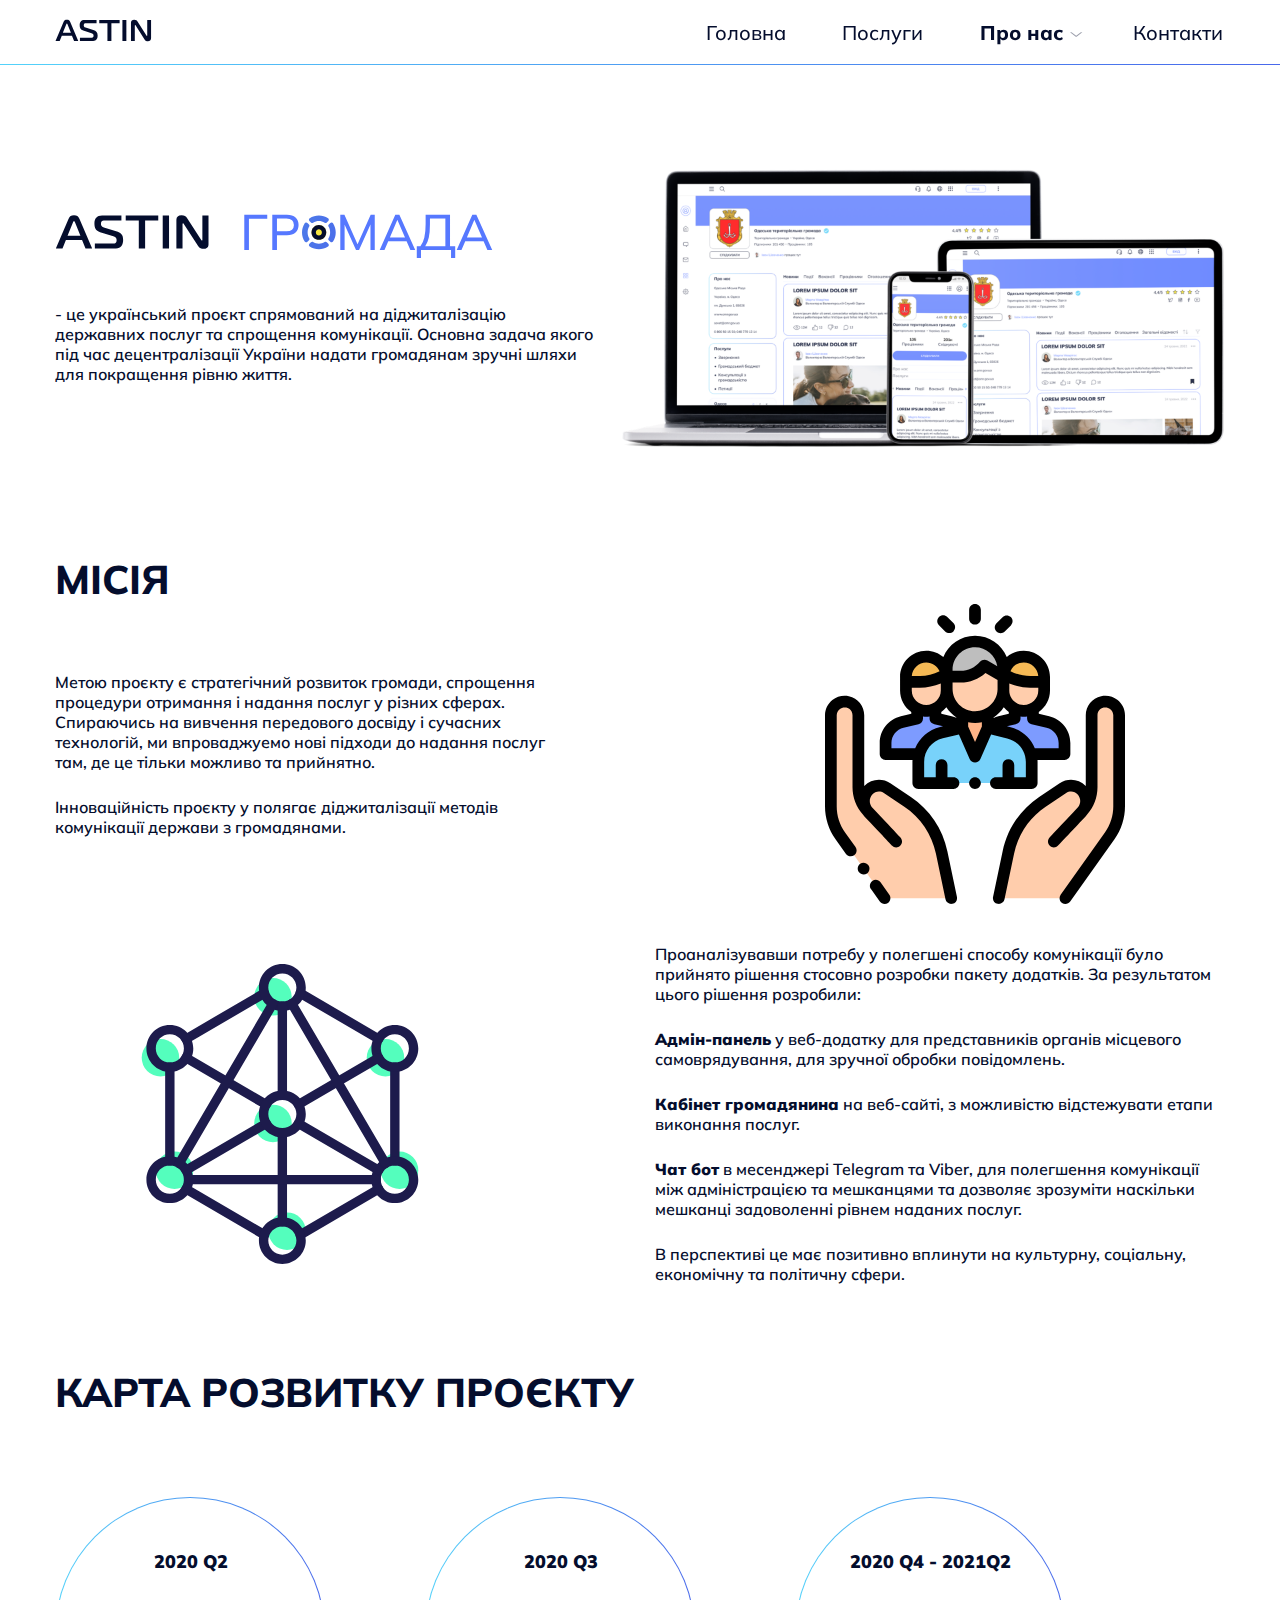
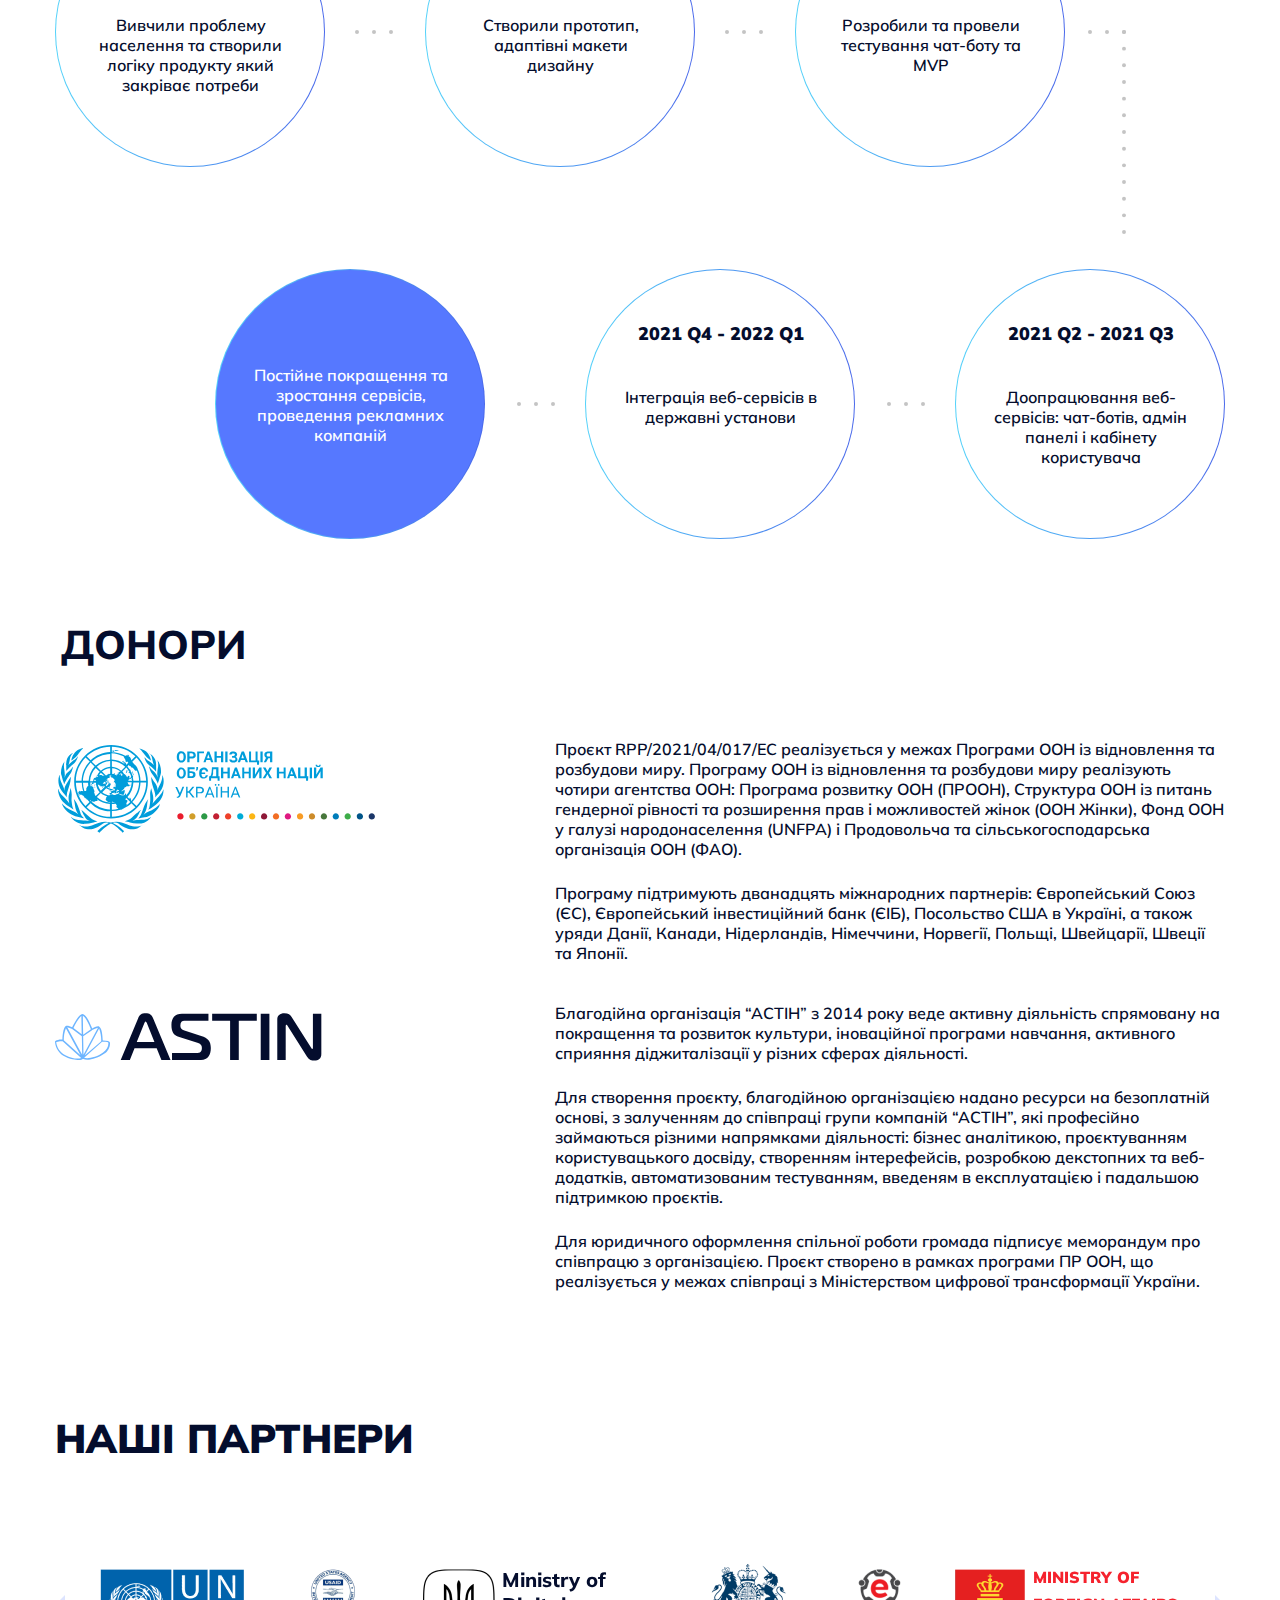
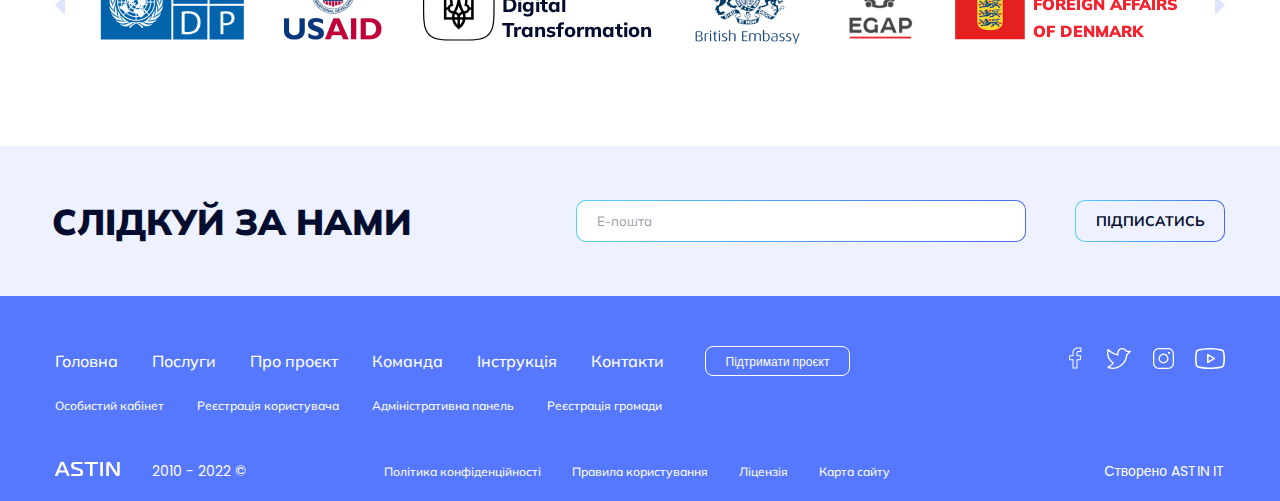
<file: project.html>
<!DOCTYPE html>
<html lang="en">

<head>
    <meta charset="UTF-8">
    <meta http-equiv="X-UA-Compatible" content="IE=edge">
    <meta name="viewport" content="width=device-width, initial-scale=1.0">
    <meta name="format-detection" content="telephone=no">
    <title>ASTIN - ГРОМАДА | ПРО ПРОЄКТ</title>
    <style>
        .preloader {
            opacity: 1;
            background-color: #FFF;
            z-index: 9999;
            position: fixed;
            width: 100%;
            height: calc(100vh + 140px);
            top: -70px;
            left: 0;
            bottom: -70px;
            display: -webkit-box;
            display: -ms-flexbox;
            display: flex;
            -webkit-box-align: center;
            -ms-flex-align: center;
            align-items: center;
            -webkit-box-pack: center;
            -ms-flex-pack: center;
            justify-content: center;
            padding-top: 70px;
            padding-bottom: 70px;
            -webkit-transition: 0.7s ease-in;
            -o-transition: 0.7s ease-in;
            transition: 0.7s ease-in;
        }
        
        .preloader__image {
            width: 100px;
            height: 100px;
            -o-object-fit: contain;
            object-fit: contain;
            -webkit-animation: rotation 1.5s linear infinite;
            animation: rotation 1.5s linear infinite;
            -webkit-transform-origin: 51px 50px;
            -ms-transform-origin: 51px 50px;
            transform-origin: 51px 50px;
        }
        
        @-webkit-keyframes rotation {
            100% {
                -webkit-transform: rotate(360deg);
                transform: rotate(360deg);
            }
        }
        
        @keyframes rotation {
            100% {
                -webkit-transform: rotate(360deg);
                transform: rotate(360deg);
            }
        }
    </style>
    <meta name="theme-color" content="#5678FF">
    <link rel="apple-touch-icon" sizes="180x180" href="assets/img/favicons/apple-touch-icon.png">
    <link rel="icon" type="image/png" sizes="32x32" href="assets/img/favicons/favicon-32x32.png">
    <link rel="icon" type="image/png" sizes="192x192" href="assets/img/favicons/android-chrome-192x192.png">
    <link rel="icon" type="image/png" sizes="16x16" href="assets/img/favicons/favicon-16x16.png">
    <link rel="manifest" href="assets/img/favicons/site.webmanifest">
    <link rel="mask-icon" href="assets/img/favicons/safari-pinned-switcher.svg" color="#5678ff">
    <link rel="shortcut icon" href="assets/img/favicons/favicon.ico">
    <meta name="msapplication-TileColor" content="#ffffff">
    <meta name="msapplication-config" content="assets/img/favicons/browserconfig.xml">
    <link rel="stylesheet" href="assets/css/clean.css">
    <link rel="preconnect" href="https://fonts.googleapis.com">
    <link rel="preconnect" href="https://fonts.gstatic.com" crossorigin>
    <link href="https://fonts.googleapis.com/css2?family=Mulish:wght@200;300;400;500;600;700;800;900&family=Poppins:wght@100;200;300;400;500;600;700;800;900&display=swap" rel="stylesheet">
    <link rel="stylesheet" href="assets/css/swiper-bundle.min.css">
    <link rel="stylesheet" href="assets/css/style.css">
    <link rel="stylesheet" href="assets/css/adaptation.css">
</head>

<body>
    <div class="preloader">
        <img class="preloader__image" src="assets/img/gov_icon_light.svg" alt="preloader">
    </div>

    <header class="headergov">
        <div class="wrapper headergov__wrapper">
            <a href="index.html"><img class="headergov__logo" src="assets/img/logo.svg" alt="logo"></a>
            <nav class="headergov__nav navigation">
                <a href="index.html" class="navigation__item">Головна</a>
                <a href="services.html" class="navigation__item">Послуги</a>
                <div class="navigation__item navigation__item_dd selected">
                    <span class="navigation__dd-title">Про нас</span>
                    <div class="navigation__dropdown dropdown">
                        <a href="team.html" class="dropdown__item">Команда</a>
                        <a href="project.html" class="dropdown__item selected">Про проєкт</a>
                        <a href="faq.html" class="dropdown__item">Інструкція</a>
                    </div>
                </div>
                <a href="contacts.html" class="navigation__item">Контакти</a>
            </nav>
            <button class="mobile-menu-btn">
                <div class="burger-line"></div>
                <div class="burger-line"></div>
                <div class="burger-line"></div>
            </button>
        </div>
    </header>

    <section class="whowe">
        <div class="wrapper whowe__wrapper">
            <div class="whowe__content">
                <div class="whowe__logo">
                    <img class="whowe__logoASTIN" src="assets/img/logo.svg" alt="ASTIN">
                    <div class="whowe__gromada">
                        <span>ГР</span>
                        <img class="whowe__icon_bold" src="assets/img/gov_icon_bold.svg" alt="icon">
                        <img class="whowe__icon_light" src="assets/img/gov_icon_light.svg" alt="icon">
                        <span>МАДА</span>
                    </div>
                </div>
                <p class="whowe__description">- це український проєкт спрямований на діджиталізацію державних послуг та спрощення комунікації. Основна задача якого під час децентралізації України надати громадянам зручні шляхи для покращення рівню життя.</p>
            </div>
            <div class="whowe__preview">
                <img class="whowe__image whowe__image_d" src="assets/img/preview.png" alt="preview">
                <img class="whowe__image whowe__image_t" src="assets/img/preview_t.png" alt="preview">
                <img class="whowe__image whowe__image_m" src="assets/img/preview_m.png" alt="preview">
            </div>
        </div>
    </section>

    <section class="mission">
        <div class="wrapper mission__wrapper">
            <h2 class="mission__title h2_800">місія</h2>
            <div class="mission__item mission__item_1">
                <img class="mission__image" src="assets/img/social-care.svg" alt="social care">
                <div class="mission__description">
                    <p>Метою проєкту є стратегічний розвиток громади, спрощення процедури отримання і надання послуг у різних сферах. Спираючись на вивчення передового досвіду і сучасних технологій, ми впроваджуемо нові підходи до надання послуг там, де
                        це тільки можливо та прийнятно.</p>
                    <p>Інноваційність проєкту у полягає діджиталізації методів комунікації держави з громадянами.</p>
                </div>
            </div>
            <div class="mission__item mission__item_2">
                <img class="mission__image" src="assets/img/connection.svg" alt="connection">
                <div class="mission__description">
                    <p>Проаналізувавши потребу у полегшені способу комунікації було прийнято рішення стосовно розробки пакету додатків. За результатом цього рішення розробили:</p>
                    <p><b>Адмін-панель</b> у веб-додатку для представників органів місцевого самоврядування, для зручної обробки повідомлень.</p>
                    <p><b>Кабінет громадянина</b> на веб-сайті, з можливістю відстежувати етапи виконання послуг.</p>
                    <p><b>Чат бот</b> в месенджері Telegram та Viber, для полегшення комунікації між адміністрацією та мешканцями та дозволяє зрозуміти наскільки мешканці задоволенні рівнем наданих послуг.</p>
                    <p>В перспективі це має позитивно вплинути на культурну, соціальну, економічну та політичну сфери.</p>
                </div>
            </div>
        </div>
    </section>

    <section class="roadmap">
        <div class="wrapper roadmap__wrapper">
            <h2 class="roadmap__title h2_800">Карта розвитку проєкту</h2>
            <div class="roadmap__items-wrapper">
                <div class="roadmap__items">
                    <div class="roadmap__item roadmap__item_1">
                        <p class="roadmap-items__title">2020 Q2</p>
                        <p class="roadmap-items__description">Вивчили проблему населення та створили логіку продукту який закріває потреби</p>
                    </div>
                    <div class="roadmap__item roadmap__item_2">
                        <p class="roadmap-items__title">2020 Q3</p>
                        <p class="roadmap-items__description">Створили прототип, адаптівні макети дизайну</p>
                    </div>
                    <div class="roadmap__item roadmap__item_3">
                        <p class="roadmap-items__title">2020 Q4 - 2021Q2</p>
                        <p class="roadmap-items__description">Розробили та провели тестування чат-боту та MVP</p>
                    </div>
                    <div class="roadmap__item roadmap__item_4">
                        <p class="roadmap-items__title">2021 Q2 - 2021 Q3 </p>
                        <p class="roadmap-items__description">Доопрацювання веб-сервісів: чат-ботів, адмін панелі і кабінету користувача</p>
                    </div>
                    <div class="roadmap__item roadmap__item_5">
                        <p class="roadmap-items__title">2021 Q4 - 2022 Q1</p>
                        <p class="roadmap-items__description">Інтеграція веб-сервісів в державні установи</p>
                    </div>
                    <div class="roadmap__item roadmap__item_6">
                        <p class="roadmap-items__description">Постійне покращення та зростання сервісів, проведення рекламних компаній</p>
                    </div>
                </div>
            </div>
        </div>
    </section>

    <section class="donors">
        <div class="wrapper donors__wrapper">
            <h2 class="donors__title h2_800">Донори</h2>
            <div class="donors__item donors__item_1">
                <img src="assets/img/oon_logo.svg" alt="United Nations" class="donors__image">
                <div class="donors__description">
                    <p>Проєкт RPP/2021/04/017/EC реалізується у межах Програми ООН із відновлення та розбудови миру. Програму ООН із відновлення та розбудови миру реалізують чотири агентства ООН: Програма розвитку ООН (ПРООН), Структура ООН із питань гендерної
                        рівності та розширення прав і можливостей жінок (ООН Жінки), Фонд ООН у галузі народонаселення (UNFPA) і Продовольча та сільськогосподарська організація ООН (ФАО).</p>
                    <p>Програму підтримують дванадцять міжнародних партнерів: Європейський Союз (ЄС), Європейський інвестиційний банк (ЄІБ), Посольство США в Україні, а також уряди Данії, Канади, Нідерландів, Німеччини, Норвегії, Польщі, Швейцарії, Швеції
                        та Японії.
                    </p>
                </div>
            </div>
            <div class="donors__item donors__item_2">
                <img src="assets/img/astin_lotos_logo.svg" alt="ASTIN" class="donors__image">
                <div class="donors__description">
                    <p>Благодійна організація “АСТІН” з 2014 року веде активну діяльність спрямовану на покращення та розвиток культури, іноваційної програми навчання, активного сприяння діджиталізації у різних сферах діяльності.</p>
                    <p>Для створення проєкту, благодійною організацією надано ресурси на безоплатній основі, з залученням до співпраці групи компаній “АСТІН”, які професійно займаються різними напрямками діяльності: бізнес аналітикою, проєктуванням користувацького
                        досвіду, створенням інтерефейсів, розробкою декстопних та веб-додатків, автоматизованим тестуванням, введеням в експлуатацією і падальшою підтримкою проєктів.</p>
                    <p>Для юридичного оформлення спільної роботи громада підписує меморандум про співпрацю з організацією. Проєкт створено в рамках програми ПР ООН, що реалізується у межах співпраці з Міністерством цифрової трансформації України.</p>
                </div>
            </div>
        </div>
    </section>

    <section class="partners">
        <div class="wrapper">
            <h2 class="partners__title">Наші партнери</h2>
            <div class="partners-slider__wrapper">
                <div class="partners-slider partners__slider">
                    <div class="swiper-wrapper">
                        <div class="swiper-slide partners__item">
                            <img src="assets/img/partner1.png" alt="partner">
                        </div>
                        <div class="swiper-slide partners__item">
                            <img src="assets/img/partner2.png" alt="partner">
                        </div>
                        <div class="swiper-slide partners__item">
                            <img src="assets/img/partner3.png" alt="partner">
                            <span class="partnerMODT">Ministry of Digital Transformation</span>
                        </div>
                        <div class="swiper-slide partners__item">
                            <img src="assets/img/partner4.png" alt="partner">
                        </div>
                        <div class="swiper-slide partners__item">
                            <img src="assets/img/partner5.png" alt="partner">
                        </div>
                        <div class="swiper-slide partners__item">
                            <img src="assets/img/partner6.png" alt="partner">
                            <span class="partnerMOFAOD">ministry of foreign affairs of denmark</span>
                        </div>
                    </div>
                </div>
                <div class="partners-slider-prev arrow__prev"></div>
                <div class="partners-slider-next arrow__next"></div>
            </div>
        </div>
    </section>

    <section class="follow">
        <div class="wrapper follow__wrapper">
            <p class="follow__title">Слідкуй за нами</p>
            <form action="" method="" class="follow__form">
                <input type="email" name="email" id="follow__email" class="follow__email input input_bordered input_gradient" placeholder="Е-пошта" required>
                <button type="submit" class="follow__submit submit">Підписатись</button>
            </form>
        </div>
    </section>

    <footer class="footer">
        <div class="wrapper footer__wrapper">
            <div class="footer__nav footer-nav">
                <a class="footer-nav__item" href="index.html">Головна</a>
                <a class="footer-nav__item" href="services.html">Послуги</a>
                <a class="footer-nav__item" href="project.html">Про проєкт</a>
                <a class="footer-nav__item" href="team.html">Команда</a>
                <a class="footer-nav__item" href="faq.html">Інструкція</a>
                <a class="footer-nav__item" href="contacts.html">Контакти</a>
            </div>
            <a href="#" class="footer__support-btn">Підтримати проєкт</a>
            <div class="footer__socials socials">
                <a href="#" class="socials__item">
                    <img src="assets/img/fb_icon.svg" alt="facebook icon">
                </a>
                <a href="#" class="socials__item">
                    <img src="assets/img/twitter_icon.svg" alt="twitter icon">
                </a>
                <a href="#" class="socials__item">
                    <img src="assets/img/inst_icon.svg" alt="instagram icon">
                </a>
                <a href="#" class="socials__item">
                    <img src="assets/img/yt_icon.svg" alt=" youtube icon">
                </a>
            </div>
            <div class="footer__links1 footer-links">
                <a class="footer-links__item" href="#">Особистий кабінет</a>
                <a class="footer-links__item" href="#">Реєстрація користувача</a>
                <a class="footer-links__item" href="#">Адміністративна панель</a>
                <a class="footer-links__item" href="#">Реєстрація громади</a>
            </div>
            <div class="footer__copyright">
                <img class="footer__logo" src="assets/img/logo_light.svg" alt="logo">
                <span class="footer__copy-text">2010 - 2022 ©</span>
            </div>
            <div class="footer__links2 footer-links">
                <a class="footer-links__item" href="privacypolicy.html">Політика конфіденційності</a>
                <a class="footer-links__item" href="termsofuse.html">Правила користування</a>
                <a class="footer-links__item" href="license.html">Ліцензія</a>
                <a class="footer-links__item" href="sitemap.html">Карта сайту</a>
            </div>
            <a href="https://it.astin.co/" target="_blank" class="developed-by">Створено ASTIN IT</a>
        </div>
    </footer>
    <script src="https://code.jquery.com/jquery-3.6.0.min.js" integrity="sha256-/xUj+3OJU5yExlq6GSYGSHk7tPXikynS7ogEvDej/m4=" crossorigin="anonymous"></script>
    <script src="assets/js/touchSwipe.js"></script>
    <script src="assets/js/swiper-bundle.min.js"></script>
    <script src="assets/js/script.js"></script>
</body>

</html>
</file>
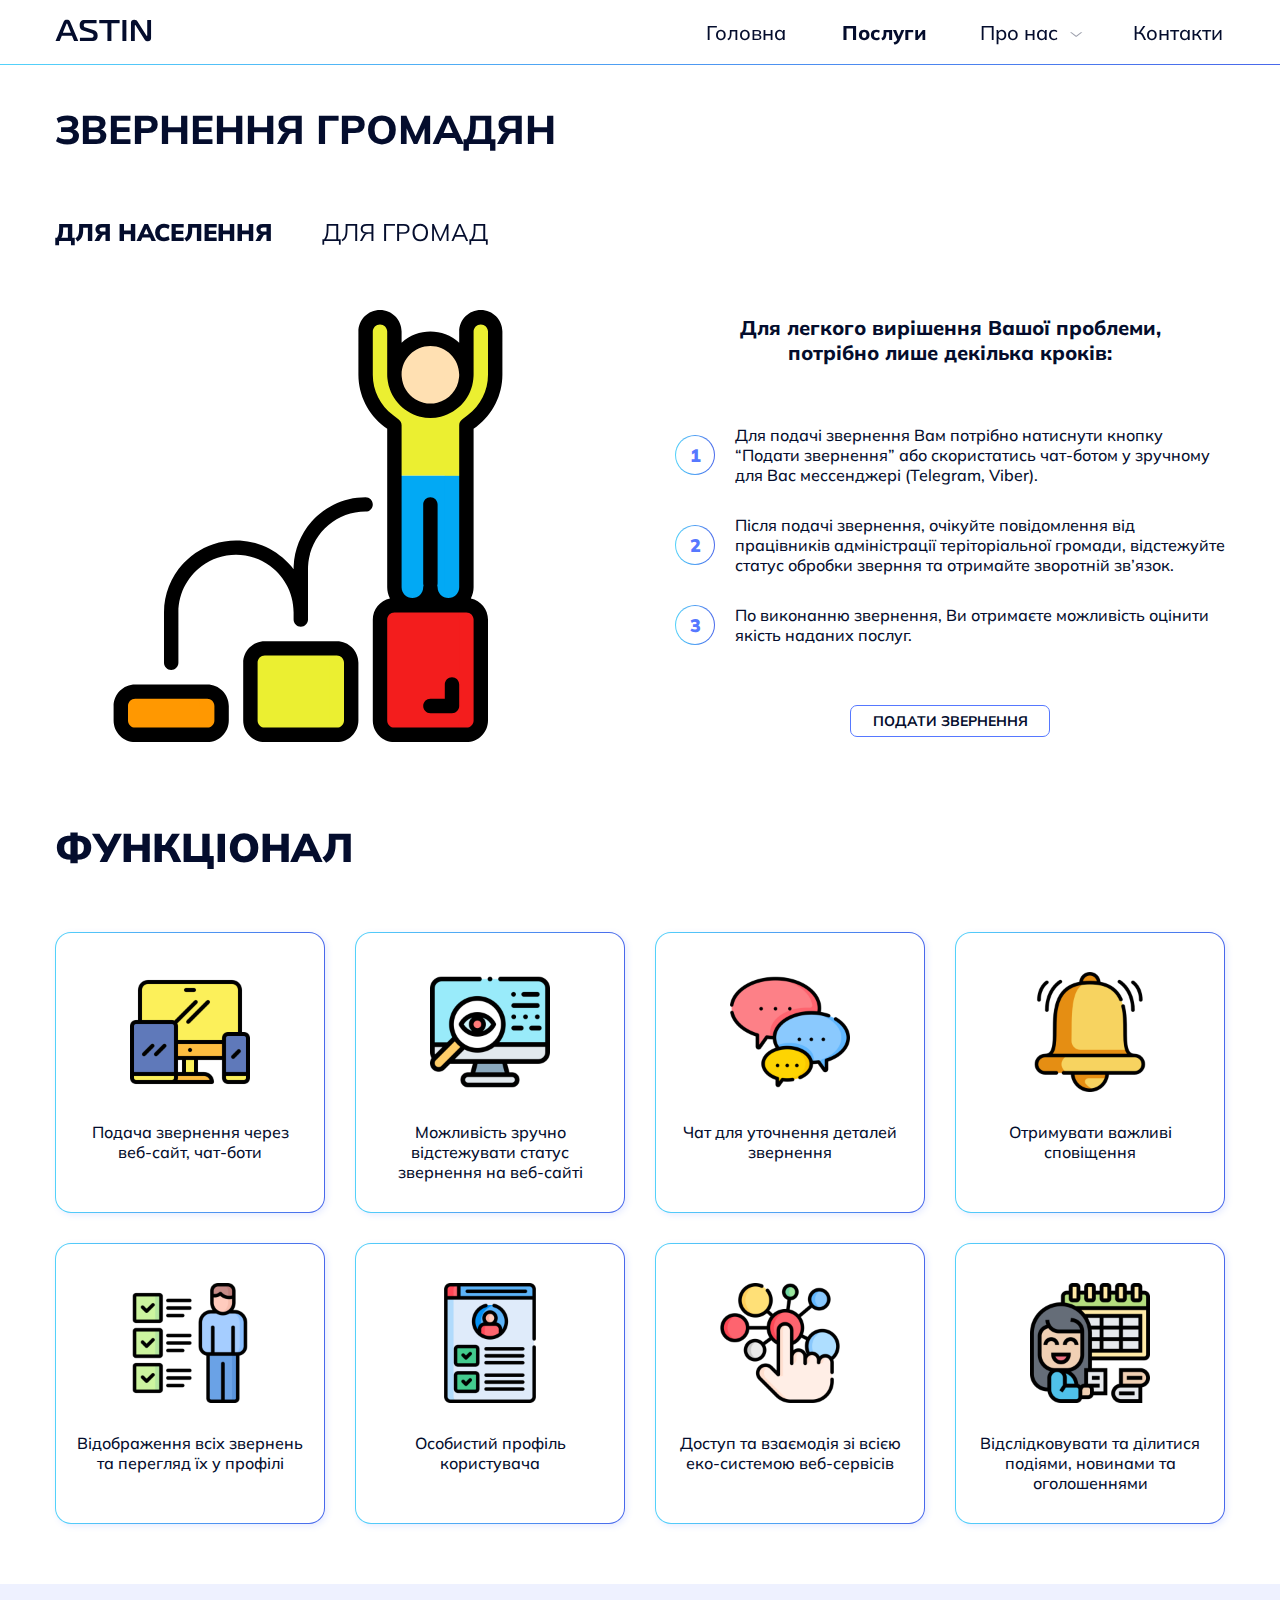
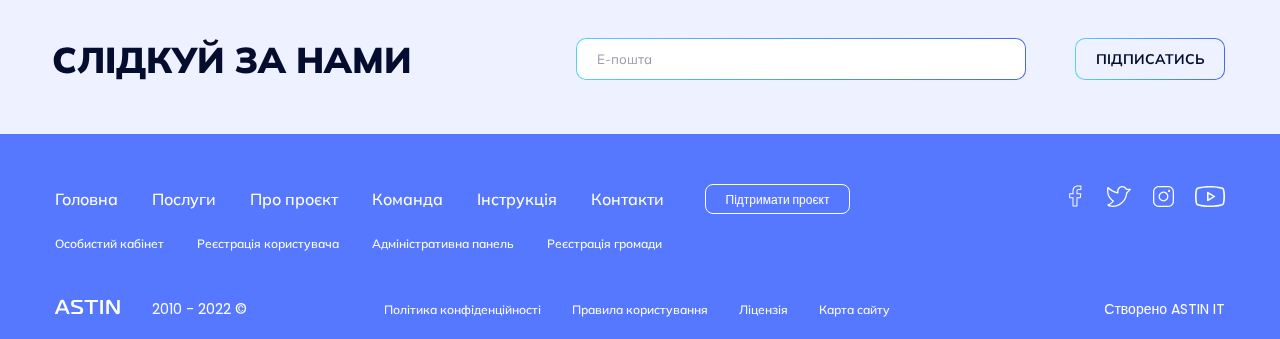
<file: service.html>
<!DOCTYPE html>
<html lang="en">

<head>
    <meta charset="UTF-8">
    <meta http-equiv="X-UA-Compatible" content="IE=edge">
    <meta name="viewport" content="width=device-width, initial-scale=1.0">
    <meta name="format-detection" content="telephone=no">
    <title>ASTIN - ГРОМАДА | ЗВЕРНЕННЯ ГРОМАДЯН</title>
    <style>
        .preloader {
            opacity: 1;
            background-color: #FFF;
            z-index: 9999;
            position: fixed;
            width: 100%;
            height: calc(100vh + 140px);
            top: -70px;
            left: 0;
            bottom: -70px;
            display: -webkit-box;
            display: -ms-flexbox;
            display: flex;
            -webkit-box-align: center;
            -ms-flex-align: center;
            align-items: center;
            -webkit-box-pack: center;
            -ms-flex-pack: center;
            justify-content: center;
            padding-top: 70px;
            padding-bottom: 70px;
            -webkit-transition: 0.7s ease-in;
            -o-transition: 0.7s ease-in;
            transition: 0.7s ease-in;
        }
        
        .preloader__image {
            width: 100px;
            height: 100px;
            -o-object-fit: contain;
            object-fit: contain;
            -webkit-animation: rotation 1.5s linear infinite;
            animation: rotation 1.5s linear infinite;
            -webkit-transform-origin: 51px 50px;
            -ms-transform-origin: 51px 50px;
            transform-origin: 51px 50px;
        }
        
        @-webkit-keyframes rotation {
            100% {
                -webkit-transform: rotate(360deg);
                transform: rotate(360deg);
            }
        }
        
        @keyframes rotation {
            100% {
                -webkit-transform: rotate(360deg);
                transform: rotate(360deg);
            }
        }
    </style>
    <meta name="theme-color" content="#5678FF">
    <link rel="apple-touch-icon" sizes="180x180" href="assets/img/favicons/apple-touch-icon.png">
    <link rel="icon" type="image/png" sizes="32x32" href="assets/img/favicons/favicon-32x32.png">
    <link rel="icon" type="image/png" sizes="192x192" href="assets/img/favicons/android-chrome-192x192.png">
    <link rel="icon" type="image/png" sizes="16x16" href="assets/img/favicons/favicon-16x16.png">
    <link rel="manifest" href="assets/img/favicons/site.webmanifest">
    <link rel="mask-icon" href="assets/img/favicons/safari-pinned-switcher.svg" color="#5678ff">
    <link rel="shortcut icon" href="assets/img/favicons/favicon.ico">
    <meta name="msapplication-TileColor" content="#ffffff">
    <meta name="msapplication-config" content="assets/img/favicons/browserconfig.xml">
    <link rel="stylesheet" href="assets/css/clean.css">
    <link rel="preconnect" href="https://fonts.googleapis.com">
    <link rel="preconnect" href="https://fonts.gstatic.com" crossorigin>
    <link href="https://fonts.googleapis.com/css2?family=Mulish:wght@200;300;400;500;600;700;800;900&family=Poppins:wght@100;200;300;400;500;600;700;800;900&display=swap" rel="stylesheet">
    <link rel="stylesheet" href="assets/css/swiper-bundle.min.css">
    <link rel="stylesheet" href="assets/css/style.css">
    <link rel="stylesheet" href="assets/css/adaptation.css">
</head>

<body>
    <div class="preloader">
        <img class="preloader__image" src="assets/img/gov_icon_light.svg" alt="preloader">
    </div>

    <header class="headergov">
        <div class="wrapper headergov__wrapper">
            <a href="index.html"><img class="headergov__logo" src="assets/img/logo.svg" alt="logo"></a>
            <nav class="headergov__nav navigation">
                <a href="index.html" class="navigation__item">Головна</a>
                <a href="services.html" class="navigation__item selected">Послуги</a>
                <div class="navigation__item navigation__item_dd">
                    <span class="navigation__dd-title">Про нас</span>
                    <div class="navigation__dropdown dropdown">
                        <a href="team.html" class="dropdown__item">Команда</a>
                        <a href="project.html" class="dropdown__item">Про проєкт</a>
                        <a href="faq.html" class="dropdown__item">Інструкція</a>
                    </div>
                </div>
                <a href="contacts.html" class="navigation__item">Контакти</a>
            </nav>
            <button class="mobile-menu-btn">
                <div class="burger-line"></div>
                <div class="burger-line"></div>
                <div class="burger-line"></div>
            </button>
        </div>
    </header>

    <input class="invisible-input" checked="checked" id="switcher1" type="radio" name="switcher" />
    <input class="invisible-input" id="switcher2" type="radio" name="switcher" />

    <section class="peopleappeals block-with_switchers">
        <div class="wrapper peopleappeals__wrapper">
            <h2 class="peopleappeals__title h2_800">Звернення громадян</h2>
            <div class="peopleappeals__switchers switchers">
                <label for="switcher1" class="switchers__item switchers__item_1">для населення</label>
                <label for="switcher2" class="switchers__item switchers__item_2">для громад</label>
            </div>

            <div class="peopleappeals__switcher-contents switcher-contents">
                <div class="switcher-contents__item switcher-contents__item_1">
                    <div class="peopleappeals-content">
                        <img class="peopleappeals-content__image" src="assets/img/steps.svg" alt="people appeals">
                        <div class="peopleappeals-content__wrapper">
                            <h4 class="peopleappeals-content__title">Для легкого вирішення Вашої проблеми, потрібно лише декілька кроків:</h4>
                            <div class="peopleappeals-content__description peopleappeals-content__description_1">
                                <span class="peopleappeals-content__listitem">1</span>
                                <p>Для подачі звернення Вам потрібно натиснути кнопку “Подати звернення” або скористатись чат-ботом у зручному для Вас мессенджері (Telegram, Viber).</p>
                            </div>
                            <div class="peopleappeals-content__description peopleappeals-content__description_2">
                                <span class="peopleappeals-content__listitem">2</span>
                                <p>Після подачі звернення, очікуйте повідомлення від працівників адміністрації теріторіальної громади, відстежуйте статус обробки зверння та отримайте зворотній зв’язок.</p>
                            </div>
                            <div class="peopleappeals-content__description peopleappeals-content__description_3">
                                <span class="peopleappeals-content__listitem">3</span>
                                <p>По виконанню звернення, Ви отримаєте можливість оцінити якість наданих послуг.</p>
                            </div>
                            <a href="apply.html" class="peopleappeals__button peopleappeals__button_1 button">Подати звернення</a>
                        </div>
                    </div>
                </div>
                <div class="switcher-contents__item switcher-contents__item_2">
                    <div class="peopleappeals-content">
                        <img class="peopleappeals-content__image" src="assets/img/steps.svg" alt="people appeals">
                        <div class="peopleappeals-content__wrapper">
                            <h4 class="peopleappeals-content__title">Для опрацювання громадських звернень, потрібно лише декілька кроків:</h4>
                            <div class="peopleappeals-content__description peopleappeals-content__description_1">
                                <span class="peopleappeals-content__listitem">1</span>
                                <p>Для початку роботи зі зверненнями, потрібно лише створити профіль громади.</p>
                            </div>
                            <div class="peopleappeals-content__description peopleappeals-content__description_2">
                                <span class="peopleappeals-content__listitem">2</span>
                                <p>Після створення профілю, додавайте адміністраторів та виконавців, очікуйте повідомлення від громадян.</p>
                            </div>
                            <div class="peopleappeals-content__description peopleappeals-content__description_3">
                                <span class="peopleappeals-content__listitem">3</span>
                                <p>Слідкуйте за процесом виконання звернень та отримайте відгук по завершенню надання послуг.</p>
                            </div>
                            <a href="#" class="peopleappeals__button peopleappeals__button_2 button">Створити профіль громади</a>
                        </div>
                    </div>
                </div>
            </div>
        </div>
    </section>

    <section class="functional block-with_switchers">
        <div class="wrapper functional__wrapper">
            <h2 class="functional__title">функціонал</h2>
            <div class="functional__switcher-contents switcher-contents">
                <div class="switcher-contents__item switcher-contents__item_1">
                    <div class="functional-content">
                        <div class="functional-content__item">
                            <img class="functional-content__image" src="assets/img/responsive.png" alt="functional">
                            <p class="functional-content__description">Подача звернення через веб-сайт, чат-боти</p>
                        </div>
                        <div class="functional-content__item ">
                            <img class="functional-content__image" src="assets/img/spyware.png" alt="functional">
                            <p class="functional-content__description">Можливість зручно відстежувати статус звернення на веб-сайті</p>
                        </div>
                        <div class="functional-content__item">
                            <img class="functional-content__image" src="assets/img/chat-box.png" alt="functional">
                            <p class="functional-content__description ">Чат для уточнення деталей звернення</p>
                        </div>
                        <div class="functional-content__item ">
                            <img class="functional-content__image" src="assets/img/bell.png" alt="functional">
                            <p class="functional-content__description">Отримувати важливі сповіщення</p>
                        </div>
                        <div class="functional-content__item">
                            <img class="functional-content__image" src="assets/img/skills.png" alt="functional">
                            <p class="functional-content__description">Відображення всіх звернень та перегляд їх у профілі</p>
                        </div>
                        <div class="functional-content__item ">
                            <img class="functional-content__image" src="assets/img/profile.png" alt="functional">
                            <p class="functional-content__description">Особистий профіль користувача</p>
                        </div>
                        <div class="functional-content__item">
                            <img class="functional-content__image funct-img-margin-r" src="assets/img/interactive.png" alt="functional">
                            <p class="functional-content__description">Доступ та взаємодія зі всією еко-системою веб-сервісів</p>
                        </div>
                        <div class="functional-content__item ">
                            <img class="functional-content__image" src="assets/img/organizer.png" alt="functional">
                            <p class="functional-content__description">Відслідковувати та ділитися подіями, новинами та оголошеннями</p>
                        </div>
                    </div>
                </div>
                <div class="switcher-contents__item switcher-contents__item_2">
                    <div class="functional-content">
                        <div class="functional-content__item">
                            <img class="functional-content__image" src="assets/img/priority.png" alt="functional">
                            <p class="functional-content__description">Прийом звернень і розподіл їх за статусом та пріорітетом</p>
                        </div>
                        <div class="functional-content__item ">
                            <img class="functional-content__image" src="assets/img/chat-box.png" alt="functional">
                            <p class="functional-content__description">Чат для уточнення деталей звернення</p>
                        </div>
                        <div class="functional-content__item">
                            <img class="functional-content__image" src="assets/img/choose.png" alt="functional">
                            <p class="functional-content__description">Зручна панель для переходу по зверненнях, сортування, фільтрація та пошук</p>
                        </div>
                        <div class="functional-content__item ">
                            <img class="functional-content__image" src="assets/img/folder.png" alt="functional">
                            <p class="functional-content__description">Підключення бази виконавців, для більш швідкої обробки заявок</p>
                        </div>
                        <div class="functional-content__item">
                            <img class="functional-content__image" src="assets/img/gearF.png" alt="functional">
                            <p class="functional-content__description">Налаштування кабінету з різними рівнями прав управління</p>
                        </div>
                        <div class="functional-content__item ">
                            <img class="functional-content__image" src="assets/img/bell.png" alt="functional">
                            <p class="functional-content__description">Відправляти важливі сповіщення населенню</p>
                        </div>
                        <div class="functional-content__item">
                            <img class="functional-content__image" src="assets/img/organizer.png" alt="functional">
                            <p class="functional-content__description">Можливість ділитися подіями, новинами та оголошеннями</p>
                        </div>
                        <div class="functional-content__item ">
                            <img class="functional-content__image" src="assets/img/box.png" alt="functional">
                            <p class="functional-content__description">Архів звернень, для зберігання історії усіх звернень</p>
                        </div>
                    </div>
                </div>
            </div>
        </div>
    </section>

    <section class="follow">
        <div class="wrapper follow__wrapper">
            <p class="follow__title">Слідкуй за нами</p>
            <form action="" method="" class="follow__form">
                <input type="email" name="email" id="follow__email" class="follow__email input input_bordered input_gradient" placeholder="Е-пошта" required>
                <button type="submit" class="follow__submit submit">Підписатись</button>
            </form>
        </div>
    </section>

    <footer class="footer">
        <div class="wrapper footer__wrapper">
            <div class="footer__nav footer-nav">
                <a class="footer-nav__item" href="index.html">Головна</a>
                <a class="footer-nav__item" href="services.html">Послуги</a>
                <a class="footer-nav__item" href="project.html">Про проєкт</a>
                <a class="footer-nav__item" href="team.html">Команда</a>
                <a class="footer-nav__item" href="faq.html">Інструкція</a>
                <a class="footer-nav__item" href="contacts.html">Контакти</a>
            </div>
            <a href="#" class="footer__support-btn">Підтримати проєкт</a>
            <div class="footer__socials socials">
                <a href="#" class="socials__item">
                    <img src="assets/img/fb_icon.svg" alt="facebook icon">
                </a>
                <a href="#" class="socials__item">
                    <img src="assets/img/twitter_icon.svg" alt="twitter icon">
                </a>
                <a href="#" class="socials__item">
                    <img src="assets/img/inst_icon.svg" alt="instagram icon">
                </a>
                <a href="#" class="socials__item">
                    <img src="assets/img/yt_icon.svg" alt=" youtube icon">
                </a>
            </div>
            <div class="footer__links1 footer-links">
                <a class="footer-links__item" href="#">Особистий кабінет</a>
                <a class="footer-links__item" href="#">Реєстрація користувача</a>
                <a class="footer-links__item" href="#">Адміністративна панель</a>
                <a class="footer-links__item" href="#">Реєстрація громади</a>
            </div>
            <div class="footer__copyright">
                <img class="footer__logo" src="assets/img/logo_light.svg" alt="logo">
                <span class="footer__copy-text">2010 - 2022 ©</span>
            </div>
            <div class="footer__links2 footer-links">
                <a class="footer-links__item" href="privacypolicy.html">Політика конфіденційності</a>
                <a class="footer-links__item" href="termsofuse.html">Правила користування</a>
                <a class="footer-links__item" href="license.html">Ліцензія</a>
                <a class="footer-links__item" href="sitemap.html">Карта сайту</a>
            </div>
            <a href="https://it.astin.co/" target="_blank" class="developed-by">Створено ASTIN IT</a>
        </div>
    </footer>
    <script src="https://code.jquery.com/jquery-3.6.0.min.js" integrity="sha256-/xUj+3OJU5yExlq6GSYGSHk7tPXikynS7ogEvDej/m4=" crossorigin="anonymous"></script>
    <script src="assets/js/touchSwipe.js"></script>
    <script src="assets/js/swiper-bundle.min.js"></script>
    <script src="assets/js/script.js"></script>
</body>

</html>
</file>
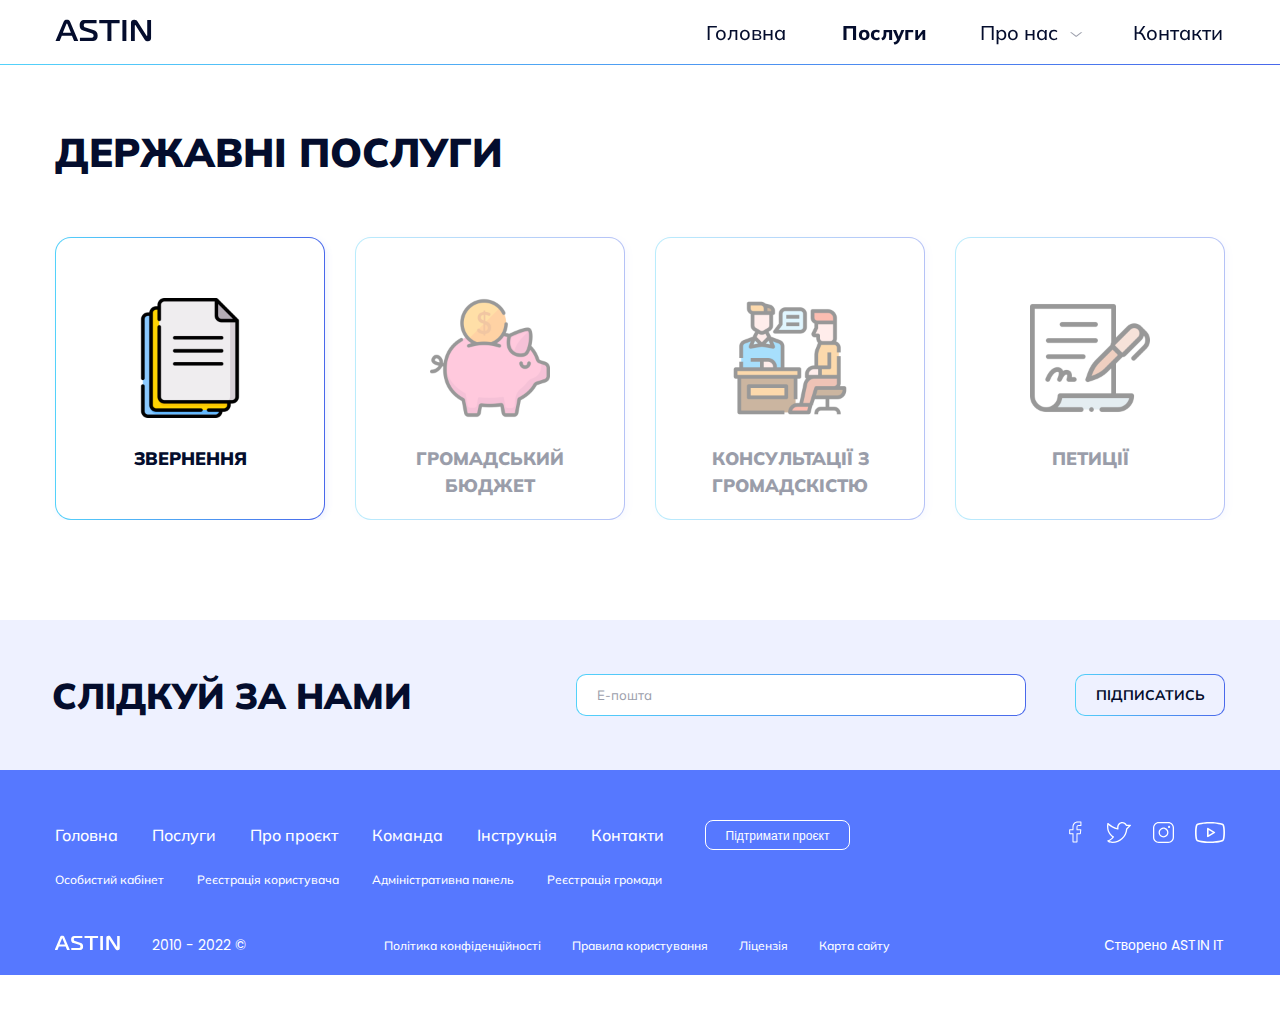
<file: services.html>
<!DOCTYPE html>
<html lang="en">

<head>
    <meta charset="UTF-8">
    <meta http-equiv="X-UA-Compatible" content="IE=edge">
    <meta name="viewport" content="width=device-width, initial-scale=1.0">
    <meta name="format-detection" content="telephone=no">
    <title>ASTIN - ГРОМАДА | ДЕРЖАВНІ ПОСЛУГИ</title>
    <style>
        .preloader {
            opacity: 1;
            background-color: #FFF;
            z-index: 9999;
            position: fixed;
            width: 100%;
            height: calc(100vh + 140px);
            top: -70px;
            left: 0;
            bottom: -70px;
            display: -webkit-box;
            display: -ms-flexbox;
            display: flex;
            -webkit-box-align: center;
            -ms-flex-align: center;
            align-items: center;
            -webkit-box-pack: center;
            -ms-flex-pack: center;
            justify-content: center;
            padding-top: 70px;
            padding-bottom: 70px;
            -webkit-transition: 0.7s ease-in;
            -o-transition: 0.7s ease-in;
            transition: 0.7s ease-in;
        }
        
        .preloader__image {
            width: 100px;
            height: 100px;
            -o-object-fit: contain;
            object-fit: contain;
            -webkit-animation: rotation 1.5s linear infinite;
            animation: rotation 1.5s linear infinite;
            -webkit-transform-origin: 51px 50px;
            -ms-transform-origin: 51px 50px;
            transform-origin: 51px 50px;
        }
        
        @-webkit-keyframes rotation {
            100% {
                -webkit-transform: rotate(360deg);
                transform: rotate(360deg);
            }
        }
        
        @keyframes rotation {
            100% {
                -webkit-transform: rotate(360deg);
                transform: rotate(360deg);
            }
        }
    </style>
    <meta name="theme-color" content="#5678FF">
    <link rel="apple-touch-icon" sizes="180x180" href="assets/img/favicons/apple-touch-icon.png">
    <link rel="icon" type="image/png" sizes="32x32" href="assets/img/favicons/favicon-32x32.png">
    <link rel="icon" type="image/png" sizes="192x192" href="assets/img/favicons/android-chrome-192x192.png">
    <link rel="icon" type="image/png" sizes="16x16" href="assets/img/favicons/favicon-16x16.png">
    <link rel="manifest" href="assets/img/favicons/site.webmanifest">
    <link rel="mask-icon" href="assets/img/favicons/safari-pinned-switcher.svg" color="#5678ff">
    <link rel="shortcut icon" href="assets/img/favicons/favicon.ico">
    <meta name="msapplication-TileColor" content="#ffffff">
    <meta name="msapplication-config" content="assets/img/favicons/browserconfig.xml">
    <link rel="stylesheet" href="assets/css/clean.css">
    <link rel="preconnect" href="https://fonts.googleapis.com">
    <link rel="preconnect" href="https://fonts.gstatic.com" crossorigin>
    <link href="https://fonts.googleapis.com/css2?family=Mulish:wght@200;300;400;500;600;700;800;900&family=Poppins:wght@100;200;300;400;500;600;700;800;900&display=swap" rel="stylesheet">
    <link rel="stylesheet" href="assets/css/swiper-bundle.min.css">
    <link rel="stylesheet" href="assets/css/style.css">
    <link rel="stylesheet" href="assets/css/adaptation.css">
</head>

<body>
    <div class="preloader">
        <img class="preloader__image" src="assets/img/gov_icon_light.svg" alt="preloader">
    </div>

    <header class="headergov">
        <div class="wrapper headergov__wrapper">
            <a href="index.html"><img class="headergov__logo" src="assets/img/logo.svg" alt="logo"></a>
            <nav class="headergov__nav navigation">
                <a href="index.html" class="navigation__item">Головна</a>
                <a href="services.html" class="navigation__item selected">Послуги</a>
                <div class="navigation__item navigation__item_dd">
                    <span class="navigation__dd-title">Про нас</span>
                    <div class="navigation__dropdown dropdown">
                        <a href="team.html" class="dropdown__item">Команда</a>
                        <a href="project.html" class="dropdown__item">Про проєкт</a>
                        <a href="faq.html" class="dropdown__item">Інструкція</a>
                    </div>
                </div>
                <a href="contacts.html" class="navigation__item">Контакти</a>
            </nav>
            <button class="mobile-menu-btn">
                <div class="burger-line"></div>
                <div class="burger-line"></div>
                <div class="burger-line"></div>
            </button>
        </div>
    </header>

    <section class="services">
        <div class="wrapper services_wrapper">
            <h2 class="services__title">державні послуги</h2>
            <div class="services__content">
                <a href="service.html" class="services__item">
                    <img src="assets/img/documents.png" alt="service" class="services__img">
                    <h4 class="services__description">звернення</h4>
                </a>
                <a class="services__item services__item_inactive">
                    <img src="assets/img/piggy-bank.png" alt="service" class="services__img">
                    <h4 class="services__description">громадський бюджет</h4>
                </a>
                <a class="services__item services__item_inactive">
                    <img src="assets/img/consulting.png" alt="service" class="services__img">
                    <h4 class="services__description">консультації з громадскістю</h4>
                </a>
                <a class="services__item services__item_inactive">
                    <img src="assets/img/treaty.png" alt="service" class="services__img">
                    <h4 class="services__description">петиції</h4>
                </a>
            </div>
        </div>
    </section>


    <section class="follow">
        <div class="wrapper follow__wrapper">
            <p class="follow__title">Слідкуй за нами</p>
            <form action="" method="" class="follow__form">
                <input type="email" name="email" id="follow__email" class="follow__email input input_bordered input_gradient" placeholder="Е-пошта" required>
                <button type="submit" class="follow__submit submit">Підписатись</button>
            </form>
        </div>
    </section>

    <footer class="footer">
        <div class="wrapper footer__wrapper">
            <div class="footer__nav footer-nav">
                <a class="footer-nav__item" href="index.html">Головна</a>
                <a class="footer-nav__item" href="services.html">Послуги</a>
                <a class="footer-nav__item" href="project.html">Про проєкт</a>
                <a class="footer-nav__item" href="team.html">Команда</a>
                <a class="footer-nav__item" href="faq.html">Інструкція</a>
                <a class="footer-nav__item" href="contacts.html">Контакти</a>
            </div>
            <a href="#" class="footer__support-btn">Підтримати проєкт</a>
            <div class="footer__socials socials">
                <a href="#" class="socials__item">
                    <img src="assets/img/fb_icon.svg" alt="facebook icon">
                </a>
                <a href="#" class="socials__item">
                    <img src="assets/img/twitter_icon.svg" alt="twitter icon">
                </a>
                <a href="#" class="socials__item">
                    <img src="assets/img/inst_icon.svg" alt="instagram icon">
                </a>
                <a href="#" class="socials__item">
                    <img src="assets/img/yt_icon.svg" alt=" youtube icon">
                </a>
            </div>
            <div class="footer__links1 footer-links">
                <a class="footer-links__item" href="#">Особистий кабінет</a>
                <a class="footer-links__item" href="#">Реєстрація користувача</a>
                <a class="footer-links__item" href="#">Адміністративна панель</a>
                <a class="footer-links__item" href="#">Реєстрація громади</a>
            </div>
            <div class="footer__copyright">
                <img class="footer__logo" src="assets/img/logo_light.svg" alt="logo">
                <span class="footer__copy-text">2010 - 2022 ©</span>
            </div>
            <div class="footer__links2 footer-links">
                <a class="footer-links__item" href="privacypolicy.html">Політика конфіденційності</a>
                <a class="footer-links__item" href="termsofuse.html">Правила користування</a>
                <a class="footer-links__item" href="license.html">Ліцензія</a>
                <a class="footer-links__item" href="sitemap.html">Карта сайту</a>
            </div>
            <a href="https://it.astin.co/" target="_blank" class="developed-by">Створено ASTIN IT</a>
        </div>
    </footer>
    <script src="https://code.jquery.com/jquery-3.6.0.min.js" integrity="sha256-/xUj+3OJU5yExlq6GSYGSHk7tPXikynS7ogEvDej/m4=" crossorigin="anonymous"></script>
    <script src="assets/js/touchSwipe.js"></script>
    <script src="assets/js/swiper-bundle.min.js"></script>
    <script src="assets/js/script.js"></script>
</body>

</html>
</file>
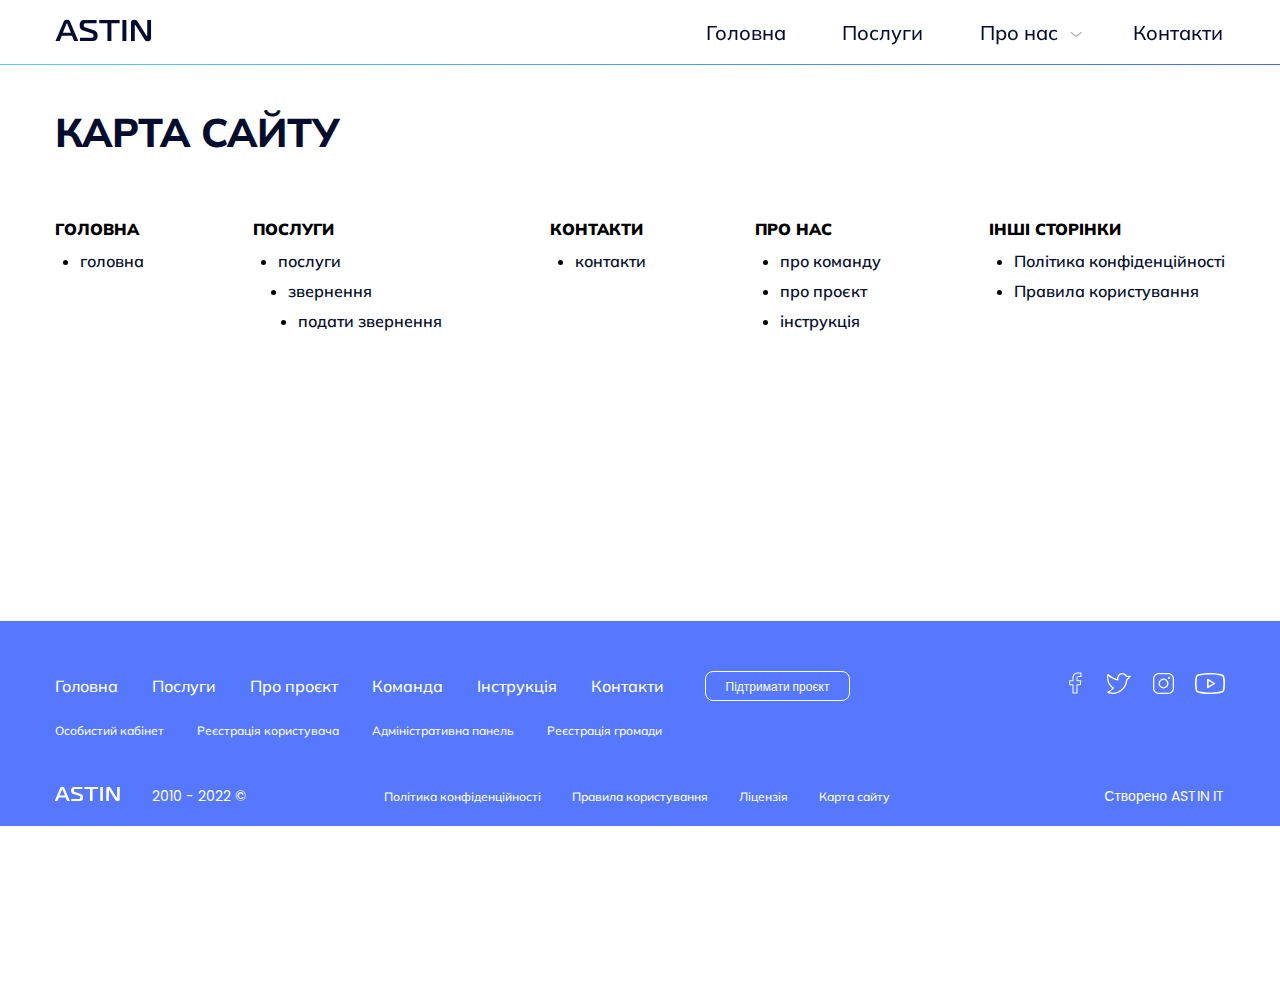
<file: sitemap.html>
<!DOCTYPE html>
<html lang="en">

<head>
    <meta charset="UTF-8">
    <meta http-equiv="X-UA-Compatible" content="IE=edge">
    <meta name="viewport" content="width=device-width, initial-scale=1.0">
    <meta name="format-detection" content="telephone=no">
    <title>ASTIN - ГРОМАДА | 404</title>
    <style>
        .preloader {
            opacity: 1;
            background-color: #FFF;
            z-index: 9999;
            position: fixed;
            width: 100%;
            height: calc(100vh + 140px);
            top: -70px;
            left: 0;
            bottom: -70px;
            display: -webkit-box;
            display: -ms-flexbox;
            display: flex;
            -webkit-box-align: center;
            -ms-flex-align: center;
            align-items: center;
            -webkit-box-pack: center;
            -ms-flex-pack: center;
            justify-content: center;
            padding-top: 70px;
            padding-bottom: 70px;
            -webkit-transition: 0.7s ease-in;
            -o-transition: 0.7s ease-in;
            transition: 0.7s ease-in;
        }
        
        .preloader__image {
            width: 100px;
            height: 100px;
            -o-object-fit: contain;
            object-fit: contain;
            -webkit-animation: rotation 1.5s linear infinite;
            animation: rotation 1.5s linear infinite;
            -webkit-transform-origin: 51px 50px;
            -ms-transform-origin: 51px 50px;
            transform-origin: 51px 50px;
        }
        
        @-webkit-keyframes rotation {
            100% {
                -webkit-transform: rotate(360deg);
                transform: rotate(360deg);
            }
        }
        
        @keyframes rotation {
            100% {
                -webkit-transform: rotate(360deg);
                transform: rotate(360deg);
            }
        }
    </style>
    <meta name="theme-color" content="#5678FF">
    <link rel="apple-touch-icon" sizes="180x180" href="assets/img/favicons/apple-touch-icon.png">
    <link rel="icon" type="image/png" sizes="32x32" href="assets/img/favicons/favicon-32x32.png">
    <link rel="icon" type="image/png" sizes="192x192" href="assets/img/favicons/android-chrome-192x192.png">
    <link rel="icon" type="image/png" sizes="16x16" href="assets/img/favicons/favicon-16x16.png">
    <link rel="manifest" href="assets/img/favicons/site.webmanifest">
    <link rel="mask-icon" href="assets/img/favicons/safari-pinned-switcher.svg" color="#5678ff">
    <link rel="shortcut icon" href="assets/img/favicons/favicon.ico">
    <meta name="msapplication-TileColor" content="#ffffff">
    <meta name="msapplication-config" content="assets/img/favicons/browserconfig.xml">
    <link rel="stylesheet" href="assets/css/clean.css">
    <link rel="preconnect" href="https://fonts.googleapis.com">
    <link rel="preconnect" href="https://fonts.gstatic.com" crossorigin>
    <link href="https://fonts.googleapis.com/css2?family=Mulish:wght@200;300;400;500;600;700;800;900&family=Poppins:wght@100;200;300;400;500;600;700;800;900&display=swap" rel="stylesheet">
    <link rel="stylesheet" href="assets/css/swiper-bundle.min.css">
    <link rel="stylesheet" href="assets/css/style.css">
    <link rel="stylesheet" href="assets/css/adaptation.css">
</head>

<body>
    <div class="preloader">
        <img class="preloader__image" src="assets/img/gov_icon_light.svg" alt="preloader">
    </div>

    <header class="headergov">
        <div class="wrapper headergov__wrapper">
            <a href="index.html"><img class="headergov__logo" src="assets/img/logo.svg" alt="logo"></a>
            <nav class="headergov__nav navigation">
                <a href="index.html" class="navigation__item">Головна</a>
                <a href="services.html" class="navigation__item">Послуги</a>
                <div class="navigation__item navigation__item_dd">
                    <span class="navigation__dd-title">Про нас</span>
                    <div class="navigation__dropdown dropdown">
                        <a href="team.html" class="dropdown__item">Команда</a>
                        <a href="project.html" class="dropdown__item">Про проєкт</a>
                        <a href="faq.html" class="dropdown__item">Інструкція</a>
                    </div>
                </div>
                <a href="contacts.html" class="navigation__item">Контакти</a>
            </nav>
            <button class="mobile-menu-btn">
                <div class="burger-line"></div>
                <div class="burger-line"></div>
                <div class="burger-line"></div>
            </button>
        </div>
    </header>

    <section class="sitemap">
        <div class="wrapper notfound__sitemap">
            <h2 class="sitemap__title h2_800">Карта сайту</h2>
            <div class="sitemap__content">
                <div class="sitemap__column sitemap-column">
                    <h4 class="sitemap-column__item">Головна</h4>
                    <ul class="sitemap__list">
                        <li><a href="#">головна</a></li>
                    </ul>
                </div>
                <div class="sitemap__column sitemap-column">
                    <h4 class="sitemap-column__item">послуги</h4>
                    <ul class="sitemap__list">
                        <li><a href="#">послуги</a></li>
                        <li style="margin-left: 35px;"><a href="#">звернення</a></li>
                        <li style="margin-left: 45px;"><a href="#">подати звернення</a></li>
                    </ul>
                </div>
                <div class="sitemap__column sitemap-column">
                    <h4 class="sitemap-column__item">контакти</h4>
                    <ul class="sitemap__list">
                        <li><a href="#">контакти</a></li>
                    </ul>
                </div>
                <div class="sitemap__column sitemap-column">
                    <h4 class="sitemap-column__item">про нас</h4>
                    <ul class="sitemap__list">
                        <li><a href="#">про команду</a></li>
                        <li><a href="#">про проєкт</a></li>
                        <li><a href="#">інструкція</a></li>
                    </ul>
                </div>
                <div class="sitemap__column sitemap-column">
                    <h4 class="sitemap-column__item">інші сторінки</h4>
                    <ul class="sitemap__list">
                        <li><a href="#">Політика конфіденційності</a></li>
                        <li><a href="#">Правила користування</a></li>
                    </ul>
                </div>
            </div>
        </div>
    </section>

    <footer class="footer">
        <div class="wrapper footer__wrapper">
            <div class="footer__nav footer-nav">
                <a class="footer-nav__item" href="index.html">Головна</a>
                <a class="footer-nav__item" href="services.html">Послуги</a>
                <a class="footer-nav__item" href="project.html">Про проєкт</a>
                <a class="footer-nav__item" href="team.html">Команда</a>
                <a class="footer-nav__item" href="faq.html">Інструкція</a>
                <a class="footer-nav__item" href="contacts.html">Контакти</a>
            </div>
            <a href="#" class="footer__support-btn">Підтримати проєкт</a>
            <div class="footer__socials socials">
                <a href="#" class="socials__item">
                    <img src="assets/img/fb_icon.svg" alt="facebook icon">
                </a>
                <a href="#" class="socials__item">
                    <img src="assets/img/twitter_icon.svg" alt="twitter icon">
                </a>
                <a href="#" class="socials__item">
                    <img src="assets/img/inst_icon.svg" alt="instagram icon">
                </a>
                <a href="#" class="socials__item">
                    <img src="assets/img/yt_icon.svg" alt=" youtube icon">
                </a>
            </div>
            <div class="footer__links1 footer-links">
                <a class="footer-links__item" href="#">Особистий кабінет</a>
                <a class="footer-links__item" href="#">Реєстрація користувача</a>
                <a class="footer-links__item" href="#">Адміністративна панель</a>
                <a class="footer-links__item" href="#">Реєстрація громади</a>
            </div>
            <div class="footer__copyright">
                <img class="footer__logo" src="assets/img/logo_light.svg" alt="logo">
                <span class="footer__copy-text">2010 - 2022 ©</span>
            </div>
            <div class="footer__links2 footer-links">
                <a class="footer-links__item" href="privacypolicy.html">Політика конфіденційності</a>
                <a class="footer-links__item" href="termsofuse.html">Правила користування</a>
                <a class="footer-links__item" href="license.html">Ліцензія</a>
                <a class="footer-links__item" href="sitemap.html">Карта сайту</a>
            </div>
            <a href="https://it.astin.co/" target="_blank" class="developed-by">Створено ASTIN IT</a>
        </div>
    </footer>
    <script src="https://code.jquery.com/jquery-3.6.0.min.js" integrity="sha256-/xUj+3OJU5yExlq6GSYGSHk7tPXikynS7ogEvDej/m4=" crossorigin="anonymous"></script>
    <script src="assets/js/touchSwipe.js"></script>
    <script src="assets/js/swiper-bundle.min.js"></script>
    <script src="assets/js/script.js"></script>
</body>

</html>
</file>
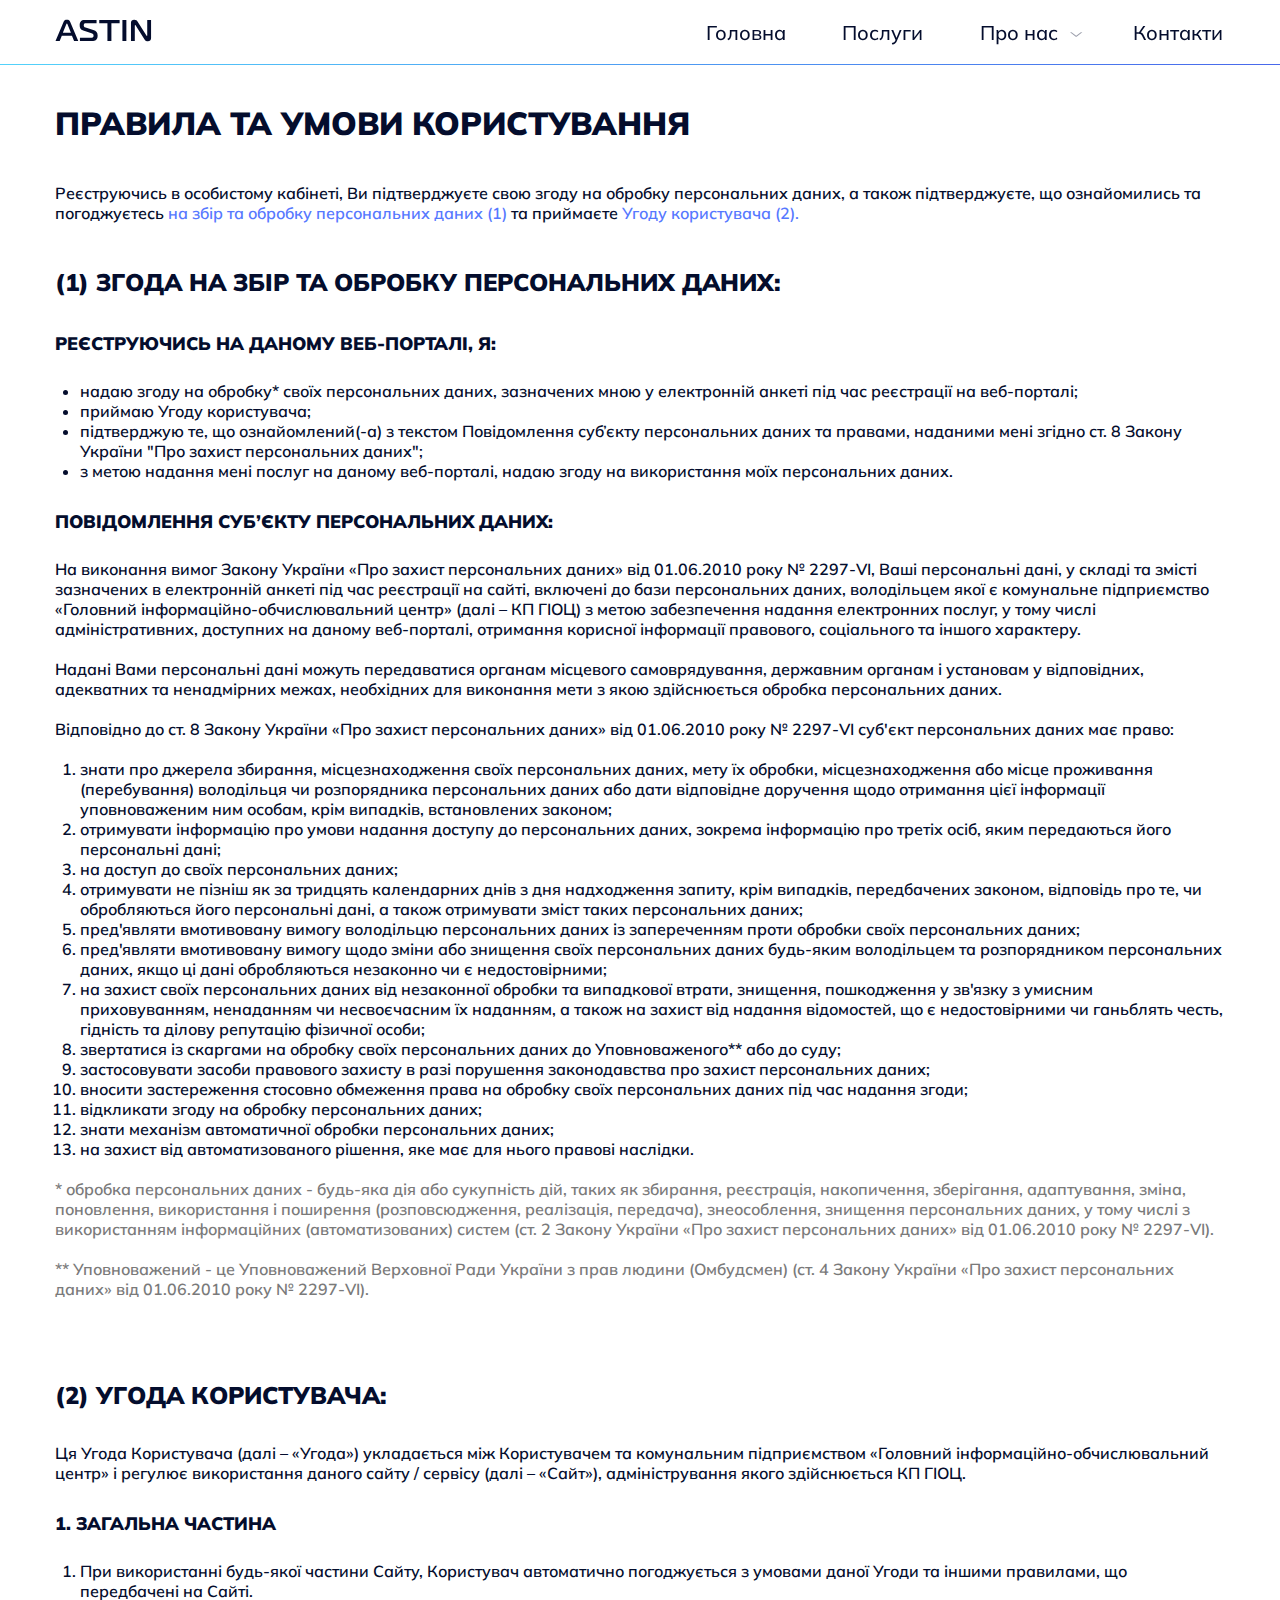
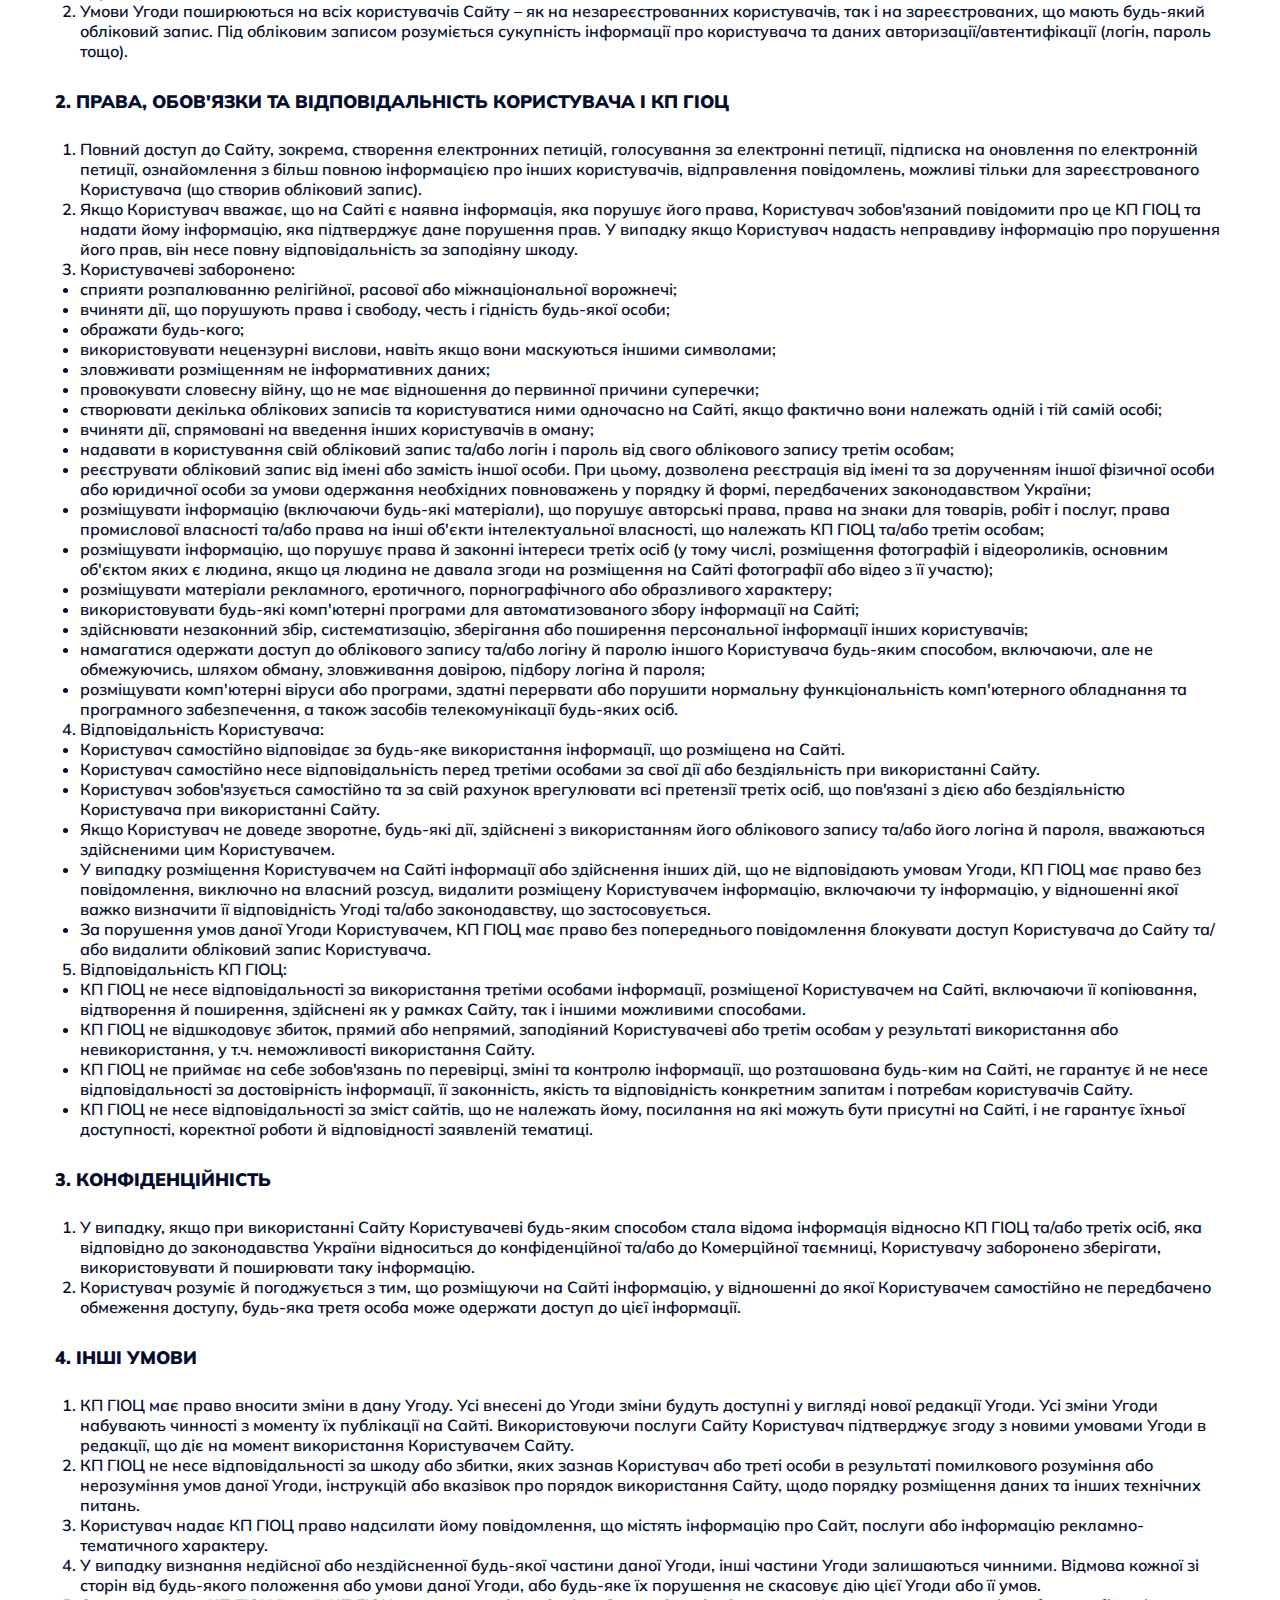
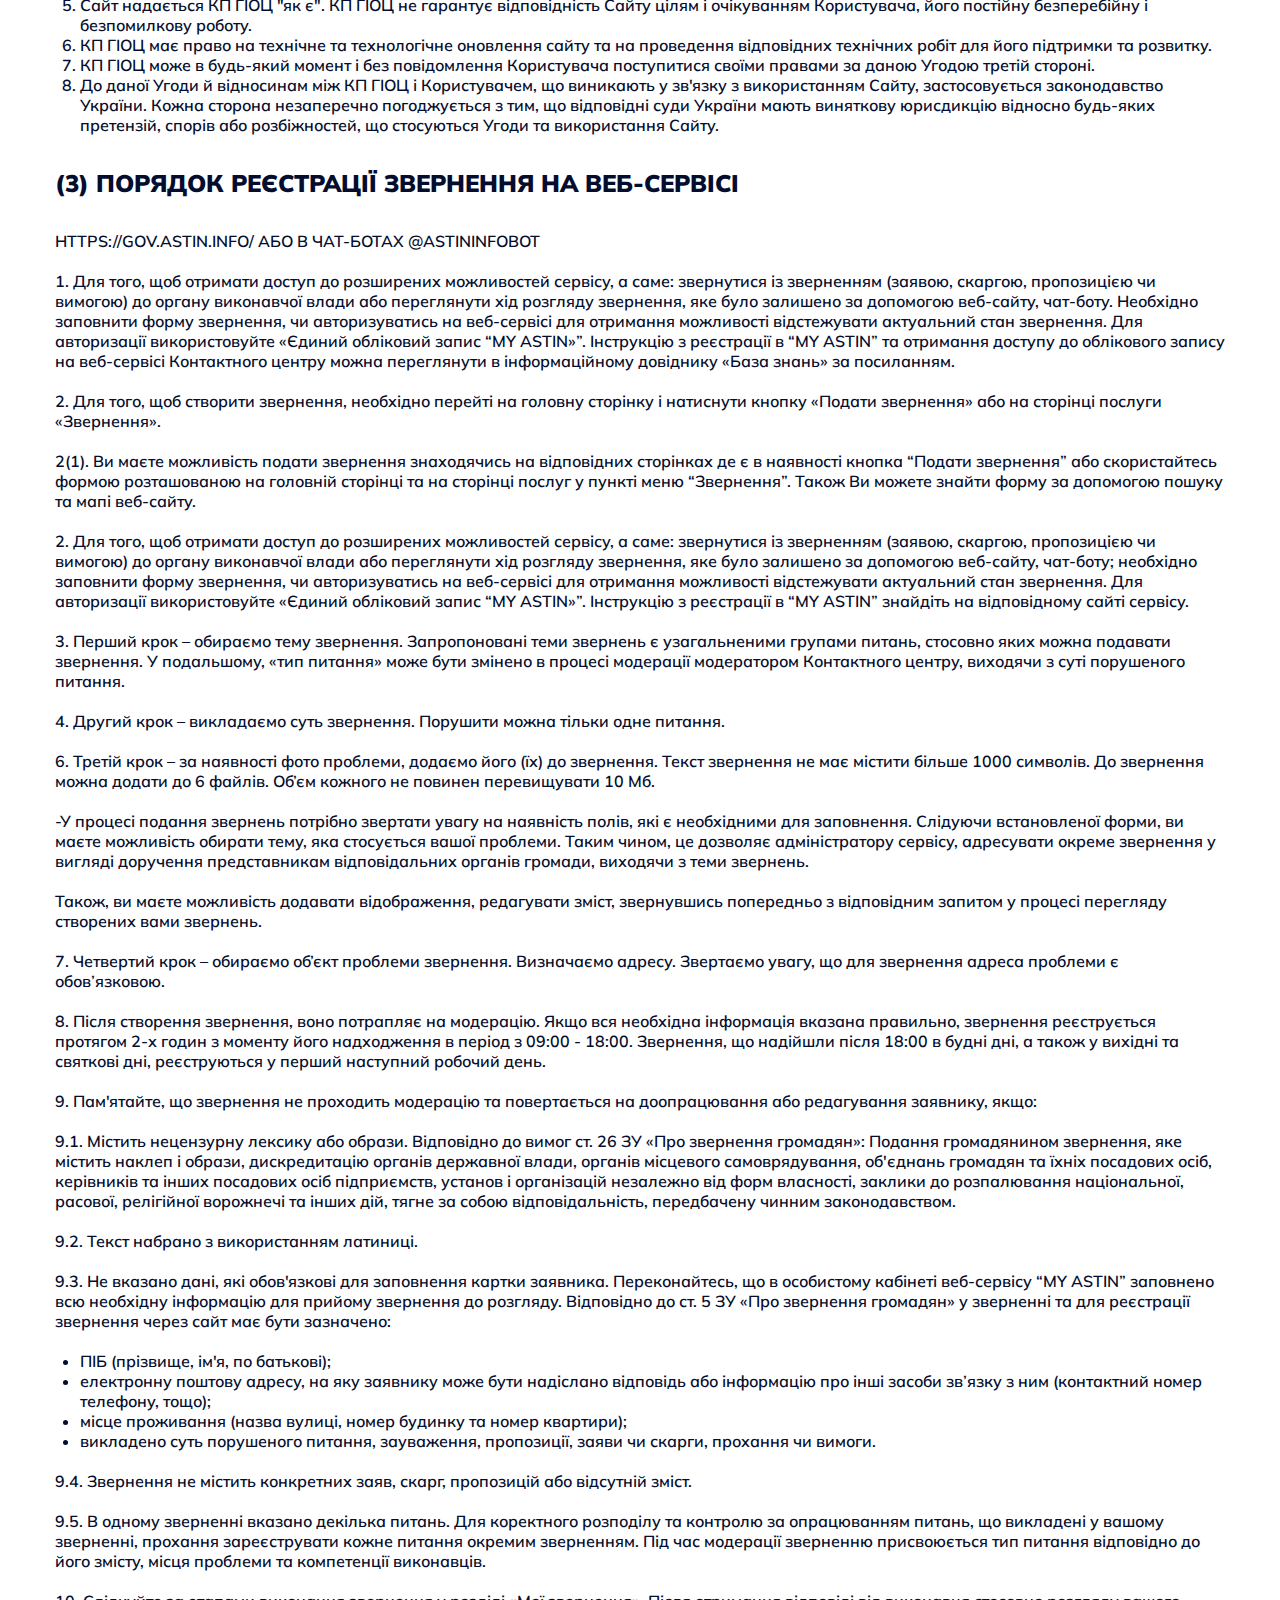
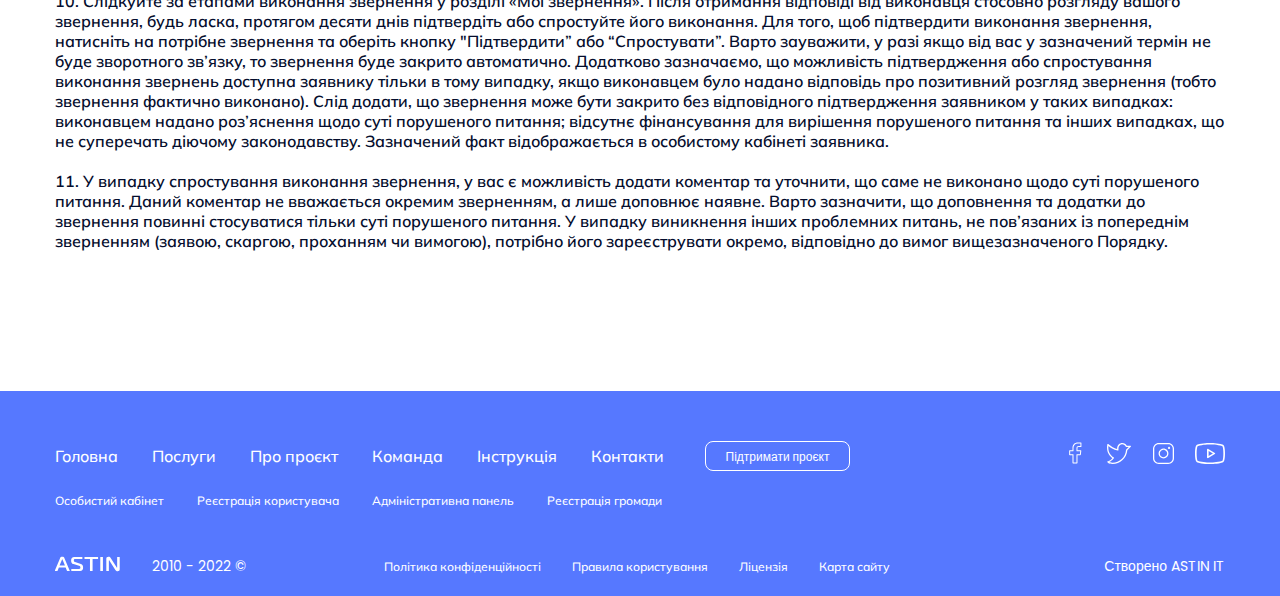
<file: termsofuse.html>
<!DOCTYPE html>
<html lang="en">

<head>
    <meta charset="UTF-8">
    <meta http-equiv="X-UA-Compatible" content="IE=edge">
    <meta name="viewport" content="width=device-width, initial-scale=1.0">
    <meta name="format-detection" content="telephone=no">
    <title>ASTIN - ГРОМАДА | ПРАВИЛИ ТА УМОВИ КОРИСТУВАННЯ</title>
    <style>
        .preloader {
            opacity: 1;
            background-color: #FFF;
            z-index: 9999;
            position: fixed;
            width: 100%;
            height: calc(100vh + 140px);
            top: -70px;
            left: 0;
            bottom: -70px;
            display: -webkit-box;
            display: -ms-flexbox;
            display: flex;
            -webkit-box-align: center;
            -ms-flex-align: center;
            align-items: center;
            -webkit-box-pack: center;
            -ms-flex-pack: center;
            justify-content: center;
            padding-top: 70px;
            padding-bottom: 70px;
            -webkit-transition: 0.7s ease-in;
            -o-transition: 0.7s ease-in;
            transition: 0.7s ease-in;
        }
        
        .preloader__image {
            width: 100px;
            height: 100px;
            -o-object-fit: contain;
            object-fit: contain;
            -webkit-animation: rotation 1.5s linear infinite;
            animation: rotation 1.5s linear infinite;
            -webkit-transform-origin: 51px 50px;
            -ms-transform-origin: 51px 50px;
            transform-origin: 51px 50px;
        }
        
        @-webkit-keyframes rotation {
            100% {
                -webkit-transform: rotate(360deg);
                transform: rotate(360deg);
            }
        }
        
        @keyframes rotation {
            100% {
                -webkit-transform: rotate(360deg);
                transform: rotate(360deg);
            }
        }
    </style>
    <meta name="theme-color" content="#5678FF">
    <link rel="apple-touch-icon" sizes="180x180" href="assets/img/favicons/apple-touch-icon.png">
    <link rel="icon" type="image/png" sizes="32x32" href="assets/img/favicons/favicon-32x32.png">
    <link rel="icon" type="image/png" sizes="192x192" href="assets/img/favicons/android-chrome-192x192.png">
    <link rel="icon" type="image/png" sizes="16x16" href="assets/img/favicons/favicon-16x16.png">
    <link rel="manifest" href="assets/img/favicons/site.webmanifest">
    <link rel="mask-icon" href="assets/img/favicons/safari-pinned-switcher.svg" color="#5678ff">
    <link rel="shortcut icon" href="assets/img/favicons/favicon.ico">
    <meta name="msapplication-TileColor" content="#ffffff">
    <meta name="msapplication-config" content="assets/img/favicons/browserconfig.xml">
    <link rel="stylesheet" href="assets/css/clean.css">
    <link rel="preconnect" href="https://fonts.googleapis.com">
    <link rel="preconnect" href="https://fonts.gstatic.com" crossorigin>
    <link href="https://fonts.googleapis.com/css2?family=Mulish:wght@200;300;400;500;600;700;800;900&family=Poppins:wght@100;200;300;400;500;600;700;800;900&display=swap" rel="stylesheet">
    <link rel="stylesheet" href="assets/css/swiper-bundle.min.css">
    <link rel="stylesheet" href="assets/css/style.css">
    <link rel="stylesheet" href="assets/css/adaptation.css">
</head>

<body>
    <div class="preloader">
        <img class="preloader__image" src="assets/img/gov_icon_light.svg" alt="preloader">
    </div>

    <header class="headergov">
        <div class="wrapper headergov__wrapper">
            <a href="index.html"><img class="headergov__logo" src="assets/img/logo.svg" alt="logo"></a>
            <nav class="headergov__nav navigation">
                <a href="index.html" class="navigation__item">Головна</a>
                <a href="services.html" class="navigation__item">Послуги</a>
                <div class="navigation__item navigation__item_dd">
                    <span class="navigation__dd-title">Про нас</span>
                    <div class="navigation__dropdown dropdown">
                        <a href="team.html" class="dropdown__item">Команда</a>
                        <a href="project.html" class="dropdown__item">Про проєкт</a>
                        <a href="faq.html" class="dropdown__item">Інструкція</a>
                    </div>
                </div>
                <a href="contacts.html" class="navigation__item">Контакти</a>
            </nav>
            <button class="mobile-menu-btn">
                <div class="burger-line"></div>
                <div class="burger-line"></div>
                <div class="burger-line"></div>
            </button>
        </div>
    </header>

    <section class="policy">
        <div class="wrapper policy__wrapper">
            <h2 class="policy__title policy__title_h2">Правила та умови користування</h2>
            <p class="policy__description policy__description_main">Реєструючись в особистому кабінеті, Ви підтверджуєте свою згоду на обробку персональних даних, а також підтверджуєте, що ознайомились та погоджуєтесь <a href="#policy">на збір та
                    обробку персональних даних (1)</a> та приймаєте <a href="#terms">Угоду користувача (2).</a></p>
            <h3 class="policy__title policy__title_h3" id="policy">(1) Згода на збір та обробку персональних даних:</h3>
            <h4 class="policy__title policy__title_h4">Реєструючись на даному веб-порталі, Я:</h4>
            <ul class="policy__ul">
                <li class="policy__li">надаю згоду на обробку* своїх персональних даних, зазначених мною у електронній анкеті під час реєстрації на веб-порталі;</li>
                <li class="policy__li">приймаю Угоду користувача;</li>
                <li class="policy__li">підтверджую те, що ознайомлений(-а) з текстом Повідомлення суб’єкту персональних даних та правами, наданими мені згідно ст. 8 Закону України "Про захист персональних даних";</li>
                <li class="policy__li">з метою надання мені послуг на даному веб-порталі, надаю згоду на використання моїх персональних даних.
                </li>
            </ul>
            <h4 class="policy__title policy__title_h4"><br>Повідомлення суб’єкту персональних даних:</h4>
            <p class="policy__description">На виконання вимог Закону України «Про захист персональних даних» від 01.06.2010 року № 2297-VI, Ваші персональні дані, у складі та змісті зазначених в електронній анкеті під час реєстрації на сайті, включені до бази персональних даних, володільцем
                якої є комунальне підприємство «Головний інформаційно-обчислювальний центр» (далі – КП ГІОЦ) з метою забезпечення надання електронних послуг, у тому числі адміністративних, доступних на даному веб-порталі, отримання корисної інформації
                правового, соціального та іншого характеру.</p><br>
            <p class="policy__description">Надані Вами персональні дані можуть передаватися органам місцевого самоврядування, державним органам і установам у відповідних, адекватних та ненадмірних межах, необхідних для виконання мети з якою здійснюється обробка персональних даних.</p><br>
            <p class="policy__description">Відповідно до ст. 8 Закону України «Про захист персональних даних» від 01.06.2010 року № 2297-VI суб'єкт персональних даних має право:</p><br>
            <ol class="policy__ol">
                <li class="policy__li">знати про джерела збирання, місцезнаходження своїх персональних даних, мету їх обробки, місцезнаходження або місце проживання (перебування) володільця чи розпорядника персональних даних або дати відповідне доручення щодо отримання цієї
                    інформації уповноваженим ним особам, крім випадків, встановлених законом;</li>
                <li class="policy__li">отримувати інформацію про умови надання доступу до персональних даних, зокрема інформацію про третіх осіб, яким передаються його персональні дані;</li>
                <li class="policy__li">на доступ до своїх персональних даних;</li>
                <li class="policy__li">отримувати не пізніш як за тридцять календарних днів з дня надходження запиту, крім випадків, передбачених законом, відповідь про те, чи обробляються його персональні дані, а також отримувати зміст таких персональних даних;</li>
                <li class="policy__li">пред'являти вмотивовану вимогу володільцю персональних даних із запереченням проти обробки своїх персональних даних;</li>
                <li class="policy__li">пред'являти вмотивовану вимогу щодо зміни або знищення своїх персональних даних будь-яким володільцем та розпорядником персональних даних, якщо ці дані обробляються незаконно чи є недостовірними;
                </li>
                <li class="policy__li">на захист своїх персональних даних від незаконної обробки та випадкової втрати, знищення, пошкодження у зв'язку з умисним приховуванням, ненаданням чи несвоєчасним їх наданням, а також на захист від надання відомостей, що є недостовірними
                    чи ганьблять честь, гідність та ділову репутацію фізичної особи;</li>
                <li class="policy__li">звертатися із скаргами на обробку своїх персональних даних до Уповноваженого** або до суду;</li>
                <li class="policy__li">застосовувати засоби правового захисту в разі порушення законодавства про захист персональних даних;</li>
                <li class="policy__li">вносити застереження стосовно обмеження права на обробку своїх персональних даних під час надання згоди;</li>
                <li class="policy__li">відкликати згоду на обробку персональних даних;</li>
                <li class="policy__li">знати механізм автоматичної обробки персональних даних;</li>
                <li class="policy__li">на захист від автоматизованого рішення, яке має для нього правові наслідки.</li>
            </ol><br>
            <p class="policy__description policy__description_light">* обробка персональних даних - будь-яка дія або сукупність дій, таких як збирання, реєстрація, накопичення, зберігання, адаптування, зміна, поновлення, використання і поширення (розповсюдження, реалізація, передача), знеособлення, знищення
                персональних даних, у тому числі з використанням інформаційних (автоматизованих) систем (ст. 2 Закону України «Про захист персональних даних» від 01.06.2010 року № 2297-VI).</p><br>
            <p class="policy__description policy__description_light">** Уповноважений - це Уповноважений Верховної Ради України з прав людини (Омбудсмен) (ст. 4 Закону України «Про захист персональних даних» від 01.06.2010 року № 2297-VI).</p><br><br><br><br>
            <h3 class="policy__title policy__title_h3" id="terms">(2) Угода користувача:</h3>
            <p class="policy__description">Ця Угода Користувача (далі – «Угода») укладається між Користувачем та комунальним підприємством «Головний інформаційно-обчислювальний центр» і регулює використання даного сайту / сервісу (далі – «Сайт»), адміністрування якого здійснюється
                КП ГІОЦ.</p>
            <h4 class="policy__title policy__title_h4"><br>1. Загальна частина</h4>
            <ol class="policy__ol">
                <li class="policy__li">При використанні будь-якої частини Сайту, Користувач автоматично погоджується з умовами даної Угоди та іншими правилами, що передбачені на Сайті.</li>
                <li class="policy__li">Умови Угоди поширюються на всіх користувачів Сайту – як на незареєстрованних користувачів, так і на зареєстрованих, що мають будь-який обліковий запис. Під обліковим записом розуміється сукупність інформації про користувача та даних авторизації/автентифікації
                    (логін, пароль тощо).
                </li>
            </ol>
            <h4 class="policy__title policy__title_h4"><br>2. Права, обов'язки та відповідальність Користувача і КП ГІОЦ
            </h4>
            <ol class="policy__ol">
                <li class="policy__li">Повний доступ до Сайту, зокрема, створення електронних петицій, голосування за електронні петиції, підписка на оновлення по електронній петиції, ознайомлення з більш повною інформацією про інших користувачів, відправлення повідомлень,
                    можливі тільки для зареєстрованого Користувача (що створив обліковий запис).</li>
                <li class="policy__li">Якщо Користувач вважає, що на Сайті є наявна інформація, яка порушує його права, Користувач зобов'язаний повідомити про це КП ГІОЦ та надати йому інформацію, яка підтверджує дане порушення прав. У випадку якщо Користувач надасть неправдиву
                    інформацію про порушення його прав, він несе повну відповідальність за заподіяну шкоду.</li>
                <li class="policy__li">Користувачеві заборонено:</li>
                <ul class="policy__ul">
                    <li class="policy__li">сприяти розпалюванню релігійної, расової або міжнаціональної ворожнечі;</li>
                    <li class="policy__li">вчиняти дії, що порушують права і свободу, честь і гідність будь-якої особи;
                    </li>
                    <li class="policy__li">ображати будь-кого;</li>
                    <li class="policy__li">використовувати нецензурні вислови, навіть якщо вони маскуються іншими символами;
                    </li>
                    <li class="policy__li">зловживати розміщенням не інформативних даних;</li>
                    <li class="policy__li">провокувати словесну війну, що не має відношення до первинної причини суперечки;
                    </li>
                    <li class="policy__li">створювати декілька облікових записів та користуватися ними одночасно на Сайті, якщо фактично вони належать одній і тій самій особі;</li>
                    <li class="policy__li">вчиняти дії, спрямовані на введення інших користувачів в оману;</li>
                    <li class="policy__li">надавати в користування свій обліковий запис та/або логін і пароль від свого облікового запису третім особам;</li>
                    <li class="policy__li">реєструвати обліковий запис від імені або замість іншої особи. При цьому, дозволена реєстрація від імені та за дорученням іншої фізичної особи або юридичної особи за умови одержання необхідних повноважень у порядку й формі, передбачених
                        законодавством України;
                    </li>
                    <li class="policy__li">розміщувати інформацію (включаючи будь-які матеріали), що порушує авторські права, права на знаки для товарів, робіт і послуг, права промислової власності та/або права на інші об'єкти інтелектуальної власності, що належать КП ГІОЦ
                        та/або третім особам;</li>
                    <li class="policy__li">розміщувати інформацію, що порушує права й законні інтереси третіх осіб (у тому числі, розміщення фотографій і відеороликів, основним об'єктом яких є людина, якщо ця людина не давала згоди на розміщення на Сайті фотографії або відео
                        з її участю);</li>
                    <li class="policy__li">розміщувати матеріали рекламного, еротичного, порнографічного або образливого характеру;
                    </li>
                    <li class="policy__li">використовувати будь-які комп'ютерні програми для автоматизованого збору інформації на Сайті;</li>
                    <li class="policy__li">здійснювати незаконний збір, систематизацію, зберігання або поширення персональної інформації інших користувачів;</li>
                    <li class="policy__li">намагатися одержати доступ до облікового запису та/або логіну й паролю іншого Користувача будь-яким способом, включаючи, але не обмежуючись, шляхом обману, зловживання довірою, підбору логіна й пароля;</li>
                    <li class="policy__li">розміщувати комп'ютерні віруси або програми, здатні перервати або порушити нормальну функціональність комп'ютерного обладнання та програмного забезпечення, а також засобів телекомунікації будь-яких осіб.</li>
                </ul>
                <li class="policy__li">Відповідальність Користувача:</li>
                <ul class="policy__ul">
                    <li class="policy__li">Користувач самостійно відповідає за будь-яке використання інформації, що розміщена на Сайті.</li>
                    <li class="policy__li">Користувач самостійно несе відповідальність перед третіми особами за свої дії або бездіяльність при використанні Сайту.</li>
                    <li class="policy__li">Користувач зобов'язується самостійно та за свій рахунок врегулювати всі претензії третіх осіб, що пов'язані з дією або бездіяльністю Користувача при використанні Сайту.
                    </li>
                    <li class="policy__li">Якщо Користувач не доведе зворотне, будь-які дії, здійснені з використанням його облікового запису та/або його логіна й пароля, вважаються здійсненими цим Користувачем.
                    </li>
                    <li class="policy__li">У випадку розміщення Користувачем на Сайті інформації або здійснення інших дій, що не відповідають умовам Угоди, КП ГІОЦ має право без повідомлення, виключно на власний розсуд, видалити розміщену Користувачем інформацію, включаючи
                        ту інформацію, у відношенні якої важко визначити її відповідність Угоді та/або законодавству, що застосовується.</li>
                    <li class="policy__li">За порушення умов даної Угоди Користувачем, КП ГІОЦ має право без попереднього повідомлення блокувати доступ Користувача до Сайту та/або видалити обліковий запис Користувача.
                    </li>
                </ul>
                <li class="policy__li">Відповідальність КП ГІОЦ:</li>
                <ul class="policy__ul">
                    <li class="policy__li">КП ГІОЦ не несе відповідальності за використання третіми особами інформації, розміщеної Користувачем на Сайті, включаючи її копіювання, відтворення й поширення, здійснені як у рамках Сайту, так і іншими можливими способами.</li>
                    <li class="policy__li">КП ГІОЦ не відшкодовує збиток, прямий або непрямий, заподіяний Користувачеві або третім особам у результаті використання або невикористання, у т.ч. неможливості використання Сайту.
                    </li>
                    <li class="policy__li">КП ГІОЦ не приймає на себе зобов'язань по перевірці, зміні та контролю інформації, що розташована будь-ким на Сайті, не гарантує й не несе відповідальності за достовірність інформації, її законність, якість та відповідність конкретним
                        запитам і потребам користувачів Сайту.</li>
                    <li class="policy__li">КП ГІОЦ не несе відповідальності за зміст сайтів, що не належать йому, посилання на які можуть бути присутні на Сайті, і не гарантує їхньої доступності, коректної роботи й відповідності заявленій тематиці.
                    </li>
                </ul>
            </ol>
            <h4 class="policy__title policy__title_h4"><br>3. Конфіденційність</h4>
            <ol class="policy__ol">
                <li class="policy__li">У випадку, якщо при використанні Сайту Користувачеві будь-яким способом стала відома інформація відносно КП ГІОЦ та/або третіх осіб, яка відповідно до законодавства України відноситься до конфіденційної та/або до Комерційної таємниці,
                    Користувачу заборонено зберігати, використовувати й поширювати таку інформацію.</li>
                <li class="policy__li">Користувач розуміє й погоджується з тим, що розміщуючи на Сайті інформацію, у відношенні до якої Користувачем самостійно не передбачено обмеження доступу, будь-яка третя особа може одержати доступ до цієї інформації.
                </li>
            </ol>
            <h4 class="policy__title policy__title_h4"><br>4. Інші умови</h4>
            <ol class="policy__ol">
                <li class="policy__li">КП ГІОЦ має право вносити зміни в дану Угоду. Усі внесені до Угоди зміни будуть доступні у вигляді нової редакції Угоди. Усі зміни Угоди набувають чинності з моменту їх публікації на Сайті. Використовуючи послуги Сайту Користувач підтверджує
                    згоду з новими умовами Угоди в редакції, що діє на момент використання Користувачем Сайту.</li>
                <li class="policy__li">КП ГІОЦ не несе відповідальності за шкоду або збитки, яких зазнав Користувач або треті особи в результаті помилкового розуміння або нерозуміння умов даної Угоди, інструкцій або вказівок про порядок використання Сайту, щодо порядку розміщення
                    даних та інших технічних питань.
                </li>
                <li class="policy__li">Користувач надає КП ГІОЦ право надсилати йому повідомлення, що містять інформацію про Сайт, послуги або інформацію рекламно-тематичного характеру.</li>
                <li class="policy__li">У випадку визнання недійсної або нездійсненної будь-якої частини даної Угоди, інші частини Угоди залишаються чинними. Відмова кожної зі сторін від будь-якого положення або умови даної Угоди, або будь-яке їх порушення не скасовує дію цієї
                    Угоди або її умов.</li>
                <li class="policy__li">Сайт надається КП ГІОЦ "як є". КП ГІОЦ не гарантує відповідність Сайту цілям і очікуванням Користувача, його постійну безперебійну і безпомилкову роботу.</li>
                <li class="policy__li">КП ГІОЦ має право на технічне та технологічне оновлення сайту та на проведення відповідних технічних робіт для його підтримки та розвитку.</li>
                <li class="policy__li">КП ГІОЦ може в будь-який момент і без повідомлення Користувача поступитися своїми правами за даною Угодою третій стороні.</li>
                <li class="policy__li">До даної Угоди й відносинам між КП ГІОЦ і Користувачем, що виникають у зв'язку з використанням Сайту, застосовується законодавство України. Кожна сторона незаперечно погоджується з тим, що відповідні суди України мають виняткову юрисдикцію
                    відносно будь-яких претензій, спорів або розбіжностей, що стосуються Угоди та використання Сайту.</li>
            </ol>
            <h3 class="policy__title policy__title_h3" id="terms"><br>(3) ПОРЯДОК РЕЄСТРАЦІЇ ЗВЕРНЕННЯ НА ВЕБ-СЕРВІСІ</h3>
            <p class="policy__description">HTTPS://GOV.ASTIN.INFO/ АБО В ЧАТ-БОТАХ @ASTININFOBOT</p>
            <p class="policy__description"><br>1. Для того, щоб отримати доступ до розширених можливостей сервісу, а саме: звернутися із зверненням (заявою, скаргою, пропозицією чи вимогою) до органу виконавчої влади або переглянути хід розгляду звернення, яке було залишено за допомогою
                веб-сайту, чат-боту. Необхідно заповнити форму звернення, чи авторизуватись на веб-сервісі для отримання можливості відстежувати актуальний стан звернення. Для авторизації використовуйте «Єдиний обліковий запис “MY ASTIN»”. Інструкцію
                з реєстрації в “MY ASTIN” та отримання доступу до облікового запису на веб-сервісі Контактного центру можна переглянути в інформаційному довіднику «База знань» за посиланням.
            </p>
            <p class="policy__description"><br>2. Для того, щоб створити звернення, необхідно перейті на головну сторінку і натиснути кнопку «Подати звернення» або на сторінці послуги «Звернення».
            </p>
            <p class="policy__description"><br>2(1). Ви маєте можливість подати звернення знаходячись на відповідних сторінках де є в наявності кнопка “Подати звернення” або скористайтесь формою розташованою на головній сторінці та на сторінці послуг у пункті меню “Звернення”. Також
                Ви можете знайти форму за допомогою пошуку та мапі веб-сайту.
            </p>
            <p class="policy__description"><br>2. Для того, щоб отримати доступ до розширених можливостей сервісу, а саме: звернутися із зверненням (заявою, скаргою, пропозицією чи вимогою) до органу виконавчої влади або переглянути хід розгляду звернення, яке було залишено за допомогою
                веб-сайту, чат-боту; необхідно заповнити форму звернення, чи авторизуватись на веб-сервісі для отримання можливості відстежувати актуальний стан звернення. Для авторизації використовуйте «Єдиний обліковий запис “MY ASTIN»”. Інструкцію
                з реєстрації в “MY ASTIN” знайдіть на відповідному сайті сервісу.
            </p>
            <p class="policy__description"><br>3. Перший крок – обираємо тему звернення. Запропоновані теми звернень є узагальненими групами питань, стосовно яких можна подавати звернення. У подальшому, «тип питання» може бути змінено в процесі модерації модератором Контактного центру,
                виходячи з суті порушеного питання.
            </p>
            <p class="policy__description"><br>4. Другий крок – викладаємо суть звернення. Порушити можна тільки одне питання.
            </p>
            <p class="policy__description"><br>6. Третій крок – за наявності фото проблеми, додаємо його (їх) до звернення. Текст звернення не має містити більше 1000 символів. До звернення можна додати до 6 файлів. Об’єм кожного не повинен перевищувати 10 Мб.
            </p>
            <p class="policy__description"><br>-У процесі подання звернень потрібно звертати увагу на наявність полів, які є необхідними для заповнення. Слідуючи встановленої форми, ви маєте можливість обирати тему, яка стосується вашої проблеми. Таким чином, це дозволяє адміністратору
                сервісу, адресувати окреме звернення у вигляді доручення представникам відповідальних органів громади, виходячи з теми звернень.
            </p>
            <p class="policy__description"><br>Також, ви маєте можливість додавати відображення, редагувати зміст, звернувшись попередньо з відповідним запитом у процесі перегляду створених вами звернень.
            </p>
            <p class="policy__description"><br>7. Четвертий крок – обираємо об’єкт проблеми звернення. Визначаємо адресу. Звертаємо увагу, що для звернення адреса проблеми є обов’язковою.
            </p>
            <p class="policy__description"><br>8. Після створення звернення, воно потрапляє на модерацію. Якщо вся необхідна інформація вказана правильно, звернення реєструється протягом 2-х годин з моменту його надходження в період з 09:00 - 18:00. Звернення, що надійшли після 18:00
                в будні дні, а також у вихідні та святкові дні, реєструються у перший наступний робочий день.
            </p>
            <p class="policy__description"><br>9. Пам'ятайте, що звернення не проходить модерацію та повертається на доопрацювання або редагування заявнику, якщо:
            </p>
            <p class="policy__description"><br>9.1. Містить нецензурну лексику або образи. Відповідно до вимог ст. 26 ЗУ «Про звернення громадян»: Подання громадянином звернення, яке містить наклеп і образи, дискредитацію органів державної влади, органів місцевого самоврядування, об'єднань
                громадян та їхніх посадових осіб, керівників та інших посадових осіб підприємств, установ і організацій незалежно від форм власності, заклики до розпалювання національної, расової, релігійної ворожнечі та інших дій, тягне за собою відповідальність,
                передбачену чинним законодавством.
            </p>
            <p class="policy__description"><br>9.2. Текст набрано з використанням латиниці.
            </p>
            <p class="policy__description"><br>9.3. Не вказано дані, які обов'язкові для заповнення картки заявника. Переконайтесь, що в особистому кабінеті веб-сервісу “MY ASTIN” заповнено всю необхідну інформацію для прийому звернення до розгляду. Відповідно до ст. 5 ЗУ «Про звернення
                громадян» у зверненні та для реєстрації звернення через сайт має бути зазначено:<br><br>
            </p>
            <ul class="policy__ul">
                <li class="policy__li">ПІБ (прізвище, ім'я, по батькові);</li>
                <li class="policy__li">електронну поштову адресу, на яку заявнику може бути надіслано відповідь або інформацію про інші засоби зв’язку з ним (контактний номер телефону, тощо);</li>
                <li class="policy__li">місце проживання (назва вулиці, номер будинку та номер квартири);</li>
                <li class="policy__li">викладено суть порушеного питання, зауваження, пропозиції, заяви чи скарги, прохання чи вимоги.</li>
            </ul>
            <p class="policy__description"><br>9.4. Звернення не містить конкретних заяв, скарг, пропозицій або відсутній зміст.
            </p>
            <p class="policy__description"><br>9.5. В одному зверненні вказано декілька питань. Для коректного розподілу та контролю за опрацюванням питань, що викладені у вашому зверненні, прохання зареєструвати кожне питання окремим зверненням. Під час модерації зверненню присвоюється
                тип питання відповідно до його змісту, місця проблеми та компетенції виконавців.
            </p>
            <p class="policy__description"><br>10. Слідкуйте за етапами виконання звернення у розділі «Мої звернення». Після отримання відповіді від виконавця стосовно розгляду вашого звернення, будь ласка, протягом десяти днів підтвердіть або спростуйте його виконання. Для того, щоб
                підтвердити виконання звернення, натисніть на потрібне звернення та оберіть кнопку "Підтвердити” або “Спростувати”. Варто зауважити, у разі якщо від вас у зазначений термін не буде зворотного зв’язку, то звернення буде закрито автоматично.
                Додатково зазначаємо, що можливість підтвердження або спростування виконання звернень доступна заявнику тільки в тому випадку, якщо виконавцем було надано відповідь про позитивний розгляд звернення (тобто звернення фактично виконано).
                Слід додати, що звернення може бути закрито без відповідного підтвердження заявником у таких випадках: виконавцем надано роз’яснення щодо суті порушеного питання; відсутнє фінансування для вирішення порушеного питання та інших випадках,
                що не суперечать діючому законодавству. Зазначений факт відображається в особистому кабінеті заявника.
            </p>
            <p class="policy__description"><br>11. У випадку спростування виконання звернення, у вас є можливість додати коментар та уточнити, що саме не виконано щодо суті порушеного питання. Даний коментар не вважається окремим зверненням, а лише доповнює наявне. Варто зазначити,
                що доповнення та додатки до звернення повинні стосуватися тільки суті порушеного питання. У випадку виникнення інших проблемних питань, не пов’язаних із попереднім зверненням (заявою, скаргою, проханням чи вимогою), потрібно його зареєструвати
                окремо, відповідно до вимог вищезазначеного Порядку.<br><br><br><br><br>
            </p>
        </div>
    </section>

    <footer class="footer">
        <div class="wrapper footer__wrapper">
            <div class="footer__nav footer-nav">
                <a class="footer-nav__item" href="index.html">Головна</a>
                <a class="footer-nav__item" href="services.html">Послуги</a>
                <a class="footer-nav__item" href="project.html">Про проєкт</a>
                <a class="footer-nav__item" href="team.html">Команда</a>
                <a class="footer-nav__item" href="faq.html">Інструкція</a>
                <a class="footer-nav__item" href="contacts.html">Контакти</a>
            </div>
            <a href="#" class="footer__support-btn">Підтримати проєкт</a>
            <div class="footer__socials socials">
                <a href="#" class="socials__item">
                    <img src="assets/img/fb_icon.svg" alt="facebook icon">
                </a>
                <a href="#" class="socials__item">
                    <img src="assets/img/twitter_icon.svg" alt="twitter icon">
                </a>
                <a href="#" class="socials__item">
                    <img src="assets/img/inst_icon.svg" alt="instagram icon">
                </a>
                <a href="#" class="socials__item">
                    <img src="assets/img/yt_icon.svg" alt=" youtube icon">
                </a>
            </div>
            <div class="footer__links1 footer-links">
                <a class="footer-links__item" href="#">Особистий кабінет</a>
                <a class="footer-links__item" href="#">Реєстрація користувача</a>
                <a class="footer-links__item" href="#">Адміністративна панель</a>
                <a class="footer-links__item" href="#">Реєстрація громади</a>
            </div>
            <div class="footer__copyright">
                <img class="footer__logo" src="assets/img/logo_light.svg" alt="logo">
                <span class="footer__copy-text">2010 - 2022 ©</span>
            </div>
            <div class="footer__links2 footer-links">
                <a class="footer-links__item" href="privacypolicy.html">Політика конфіденційності</a>
                <a class="footer-links__item" href="termsofuse.html">Правила користування</a>
                <a class="footer-links__item" href="license.html">Ліцензія</a>
                <a class="footer-links__item" href="sitemap.html">Карта сайту</a>
            </div>
            <a href="https://it.astin.co/" target="_blank" class="developed-by">Створено ASTIN IT</a>
        </div>
    </footer>
    <script src="https://code.jquery.com/jquery-3.6.0.min.js" integrity="sha256-/xUj+3OJU5yExlq6GSYGSHk7tPXikynS7ogEvDej/m4=" crossorigin="anonymous"></script>
    <script src="assets/js/touchSwipe.js"></script>
    <script src="assets/js/swiper-bundle.min.js"></script>
    <script src="assets/js/script.js"></script>
</body>

</html>
</file>
<file: assets/css/clean.css>
/*Обнуление*/
*{padding: 0;margin: 0;border: 0;}
*,*:before,*:after{-moz-box-sizing: border-box;-webkit-box-sizing: border-box;box-sizing: border-box;}
:focus,:active{outline: none;}
a:focus,a:active{outline: none;}
nav,footer,header,aside{display: block;}
html,body{height:100%;width:100%;font-size:100%;line-height:1;font-size:14px;-ms-text-size-adjust:100%;-moz-text-size-adjust:100%;-webkit-text-size-adjust:100%;}
input,button,textarea{font-family:inherit;}
input::-ms-clear{display: none;}
button{cursor: pointer;}
button::-moz-focus-inner{padding:0;border:0;}
a,a:visited{text-decoration: none;}
a:hover{text-decoration: none;}
ul li{list-style: none;}
img{vertical-align: top;}
h1,h2,h3,h4,h5,h6{font-size:inherit;font-weight: inherit;}
/*--------------------*/
</file>
<file: assets/css/style.css>
:root {
    --black-color: #040D2D;
    --white-color: #FFF;
    --primary-color: #53D2FA;
    --primary2-color: #4968EB;
    --blue-color: #5678FF;
    --green-color: #2DF90B;
    --yellow-color: #FBE51F;
    --red-color: #F80E38;
    --gray-color: #9B9EAB;
}

.preloader.disapper {
    opacity: 0;
    visibility: hidden;
}

* {
    -webkit-transition: 0.3s ease;
    -o-transition: 0.3s ease;
    transition: 0.3s ease;
}

#map * {
    -webkit-transition: 0s;
    -o-transition: 0s;
    transition: 0s;
}

html {
    scroll-behavior: smooth;
}

body {
    font-family: 'Mulish', sans-serif;
    font-weight: 500;
    font-size: 16px;
    line-height: 20px;
    color: var(--black-color);
    margin-top: 65px;
}

input[type=text],
input[type=submit],
input[type=email],
input[type=tel],
textarea {
    -webkit-appearance: none;
}

input {
    border-radius: 0;
}

input:-internal-autofill-selected {
    background-color: inherit !important;
    background-image: none !important;
    color: inherit !important;
    border: none !important;
    border-bottom: 1px solid var(--blue-color) !important;
}

input:-webkit-autofill {
    -webkit-box-shadow: inset 0 0 0 50px var(--white-color) !important;
    box-shadow: inset 0 0 0 50px var(--white-color)!important;
    border: none!important;
    border-bottom: 1px solid var(--blue-color) !important;
}

.follow__form input:-internal-autofill-selected,
.apply-form input:-internal-autofill-selected {
    border: 1px solid var(--blue-color) !important;
}

.follow__form input:-webkit-autofill,
.apply-form input:-webkit-autofill {
    border: 1px solid var(--blue-color) !important;
}

.apply-form__phone input:-internal-autofill-selected {
    border: none !important;
}

.apply-form__phone input:-webkit-autofill {
    border: none !important;
}


/*yura team code start*/

.text-center {
    text-align: center;
}

.page-title {
    color: #040D2D;
    font-size: 50px;
    font-weight: 900;
    line-height: 1.3;
    text-transform: uppercase;
}

.page-paragraph {
    margin-top: 12px;
}

.page-paragraph+div {
    margin-top: 105px;
}

.intro__part {
    max-width: 900px;
    margin: 0 auto;
    padding: 75px 15px 0;
    position: relative;
    width: 100%;
}

@media screen and (min-width: 600px) {
    .intro__part+div {
        margin-top: 150px;
    }
}

.team-container {
    padding-bottom: 75px;
    position: relative;
}

.team-container.active {
    min-height: 240vh;
}

.team-block {
    position: relative;
    padding-top: 40px;
}

@media screen and (min-width: 650px) {
    .team-block {
        padding-top: 0;
    }
    .team-block+.team-block {
        margin-top: 105px;
    }
}

.team-block__name {
    color: #040D2D;
    font-size: 200px;
    font-size: clamp(30px, 14vw, 200px);
    font-weight: 700;
    line-height: 1.3;
    margin-bottom: 40px;
    text-transform: uppercase;
    width: 100%;
}

@media screen and (min-width: 600px) {
    .team-block__name {
        color: #00000005;
        font-size: 200px;
        font-size: clamp(50px, 14.5vw, 200px);
        line-height: 0.7;
        position: absolute;
        -webkit-transform: translateY(-50%);
        -ms-transform: translateY(-50%);
        transform: translateY(-50%);
    }
}

@media screen and (min-width: 650px) {
    .team-block__name {
        -webkit-transform: translateY(-35%);
        -ms-transform: translateY(-35%);
        transform: translateY(-35%);
    }
}

.team-block__name_small {
    font-size: 150px;
    font-size: clamp(16px, 10.25vw, 150px);
}

.team-block__row {
    display: -webkit-box;
    display: -ms-flexbox;
    display: flex;
    -webkit-box-orient: vertical;
    -webkit-box-direction: normal;
    -ms-flex-direction: column;
    flex-direction: column;
    -ms-flex-wrap: wrap;
    flex-wrap: wrap;
    gap: 60px;
    -webkit-box-pack: space-evenly;
    -ms-flex-pack: space-evenly;
    justify-content: space-evenly;
    max-width: 900px;
    margin: 0 auto;
    padding: 0 15px;
    position: relative;
    width: 100%;
}

@media screen and (min-width: 650px) {
    .team-block__row {
        -webkit-box-orient: horizontal;
        -webkit-box-direction: normal;
        -ms-flex-direction: row;
        flex-direction: row;
    }
}

@media screen and (min-width: 890px) {
    .team-block__row {
        gap: 100px;
    }
}

.employee__image {
    border-radius: 100px;
    display: block;
    -o-object-fit: cover;
    object-fit: cover;
    -o-object-position: 50% 20%;
    object-position: 50% 20%;
    height: 180px;
    margin: 0 auto;
    width: 180px;
}

.employee__name {
    color: #040D2D;
    font-size: 20px;
    font-weight: 900;
    margin-top: 18px;
}

.teamGallery {
    height: 120vh;
    opacity: 0;
    position: absolute;
    top: 0;
    visibility: hidden;
    width: 100%;
}

.list {
    height: 240vh;
    position: relative;
    margin-top: 30px;
    width: 100%;
}

.list__images {
    display: none;
}

.member__info {
    left: 5%;
    padding: 20px 15px 0;
    position: absolute;
    top: 0;
    width: 90%;
}

@media screen and (min-width: 600px) {
    .list {
        margin-top: -80px;
    }
}

.member__info .member__row {
    font-family: 'Mulish';
    text-align: center;
    display: block;
    overflow: hidden;
    position: relative;
}

.member__info .member__row span {
    display: inline-block;
    will-change: transform;
    background: #fff;
    position: relative;
}

.member__info .member__row+.member__row {
    margin-top: 0.6em;
}

.text_white {
    color: #fff;
}

.text_large {
    font-size: 20px;
    font-weight: 900;
}

.text_small {
    font-size: 15px;
    font-weight: 700;
}


/* Toggle */

.toggle__button {
    background: #e5e5e5;
    -webkit-box-align: center;
    -ms-flex-align: center;
    align-items: center;
    border-radius: 20px;
    cursor: pointer;
    padding: 5px 8px;
    position: absolute;
    right: 15px;
    top: 0;
    -webkit-transform: translateY(100%);
    -ms-transform: translateY(100%);
    transform: translateY(100%);
    width: 64px;
}

.toggle__button * {
    pointer-events: none;
}

.toggle__icon {
    display: block;
    height: 22px;
    top: 50%;
    -webkit-transform: translateY(-50%);
    -ms-transform: translateY(-50%);
    transform: translateY(-50%);
    position: absolute;
    width: 22px;
}

.toggle__icon svg {
    height: 100%;
    width: 100%;
}

.toggle__text {
    color: #00000012;
    display: -webkit-box;
    display: -ms-flexbox;
    display: flex;
    -webkit-box-pack: justify;
    -ms-flex-pack: justify;
    justify-content: space-between;
    font-family: 'Mulish';
    font-size: 0;
    text-transform: uppercase;
}

.toggle__text span {
    display: block;
    font-size: 16px;
}


/* Toggle END */

canvas {
    position: absolute;
    top: 0;
    left: 50%;
    -webkit-transform: translateX(-50%);
    -ms-transform: translateX(-50%);
    transform: translateX(-50%);
    z-index: -1;
}


/*yura team code end*/

h1 {
    font-size: 50px;
    line-height: 63px;
    font-weight: 800;
    text-transform: uppercase;
}

h2 {
    font-size: 40px;
    line-height: 50px;
    font-weight: 900;
    text-transform: uppercase;
}

h3,
.switchers__item {
    font-size: 24px;
    line-height: 36px;
    font-weight: 400;
    text-transform: uppercase;
}

h4 {
    font-size: 20px;
    line-height: 25px;
    font-weight: 800;
}

h5,
.tabs__item {
    font-weight: 500;
    font-size: 18px;
    line-height: 27px;
    text-transform: uppercase;
}

section {
    overflow-x: hidden;
    overflow-y: hidden;
}

.text_bold {
    font-weight: 600;
}

.text_light {
    color: var(--white-color);
}

img {
    -moz-user-select: none;
    -webkit-user-select: none;
    -ms-user-select: none;
    user-select: none;
    pointer-events: none;
}

a {
    color: var(--black-color);
}

.wrapper {
    max-width: 1170px;
    padding: 0 0;
    margin-left: auto;
    margin-right: auto;
    height: 100%;
    position: relative;
}

.headergov {
    height: 65px;
    position: fixed;
    top: 0;
    width: 100%;
    z-index: 99;
    background-color: var(--white-color);
    transition: transform 0.3s ease-in-out;
}

.headergov.hidden {
    transform: translateY(-100%);
}

.headergov::after {
    content: "";
    position: absolute;
    bottom: 0;
    left: 0;
    width: 100%;
    height: 1px;
    background: linear-gradient(to right, var(--primary-color), var(--primary2-color));
    z-index: 1;
}

.headergov__wrapper {
    display: -webkit-box;
    display: -ms-flexbox;
    display: flex;
    -webkit-box-align: center;
    -ms-flex-align: center;
    align-items: center;
    -webkit-box-pack: justify;
    -ms-flex-pack: justify;
    justify-content: space-between;
}

.headergov__logo {
    width: 97px;
    -o-object-fit: contain;
    object-fit: contain;
    margin-top: -4px;
}

.headergov__nav {
    font-size: 20px;
    line-height: 25px;
}

.navigation {
    display: -webkit-box;
    display: -ms-flexbox;
    display: flex;
}

.navigation__item {
    margin-right: 50px;
}

.navigation__item:nth-child(1) {
    width: 86px;
}

.navigation__item:nth-child(2) {
    width: 88px;
}

.navigation__item:nth-child(3) {
    width: 103.33px;
}

.navigation__item:nth-child(4) {
    width: 92px;
}

.navigation__item:last-child {
    margin-right: 0;
}

.navigation__item.selected {
    font-weight: 800;
}

.navigation__item_dd.selected {
    font-weight: 500;
}

.navigation__item_dd.selected .navigation__dd-title,
.navigation__item_dd.selected .selected {
    font-weight: 800;
}

.navigation__item_dd {
    position: relative;
}

.navigation__dd-title {
    display: block;
    width: 100%;
}

.navigation__dd-title::after {
    content: "";
    background-image: url(../../assets/img/arrow_down.svg);
    width: 13.33px;
    height: 5px;
    background-size: contain;
    background-repeat: no-repeat;
    position: absolute;
    right: 0;
    top: 12px;
    -webkit-transition: 0.3s ease;
    -o-transition: 0.3s ease;
    transition: 0.3s ease;
    pointer-events: none;
}

.navigation__dd-title:hover {
    cursor: pointer;
    color: var(--blue-color);
}

.dd_opened .navigation__dd-title::after {
    -webkit-transform: rotate(180deg);
    -ms-transform: rotate(180deg);
    transform: rotate(180deg);
}

.dropdown {
    position: absolute;
    top: 40px;
    right: 0;
    opacity: 0;
    z-index: -1;
    -webkit-transform: translateY(-40px);
    -ms-transform: translateY(-40px);
    transform: translateY(-40px);
    padding: 30px 30px 30px 31px;
    border: 1px solid var(--primary-color);
    background-color: var(--white-color);
    -webkit-box-shadow: 2px 2px 6px rgba(86, 120, 255, 0.1);
    box-shadow: 2px 2px 6px rgba(86, 120, 255, 0.1);
    border-radius: 10px 0px 10px 10px;
}

.dd_opened .dropdown {
    opacity: 1;
    z-index: 10;
    -webkit-transform: translateY(0);
    -ms-transform: translateY(0);
    transform: translateY(0);
}

.dropdown__item {
    white-space: pre;
    margin-bottom: 20px;
    display: block;
}

.dropdown__item:last-child {
    margin-bottom: 0;
}

a.navigation__item:hover,
.dropdown__item:hover {
    color: var(--blue-color);
}

.mobile-menu-btn {
    display: none; /* Скрываем на больших экранах */
    background: none;
    border: none;
    cursor: pointer;
    padding: 10px;
}

.burger-line {
    width: 30px;
    height: 3px;
    background-color: var(--black-color);
    margin: 5px 0;
    transition: transform 0.3s ease-in-out;
}

.mobile-menu-btn.cross .burger-line:nth-child(1) {
    transform: rotate(45deg) translate(6.5px, 6.5px);
}

.mobile-menu-btn.cross .burger-line:nth-child(2) {
    opacity: 0;
}

.mobile-menu-btn.cross .burger-line:nth-child(3) {
    transform: rotate(-45deg) translate(5px, -5px);
}

.footer {
    background-color: var(--blue-color);
    padding: 50px 0 20px;
}

.footer * {
    color: var(--white-color);
}

.footer-nav__item:hover,
.footer-links__item:hover,
.socials__item:hover,
.developed-by a:hover {
    opacity: 0.5;
}

.footer-nav__item,
.footer-links__item,
.footer__copy-text,
.developed-by {
    white-space: pre;
}

.footer__support-btn {
    font-family: 'Poppins', 'Open Sans', sans-serif;
    font-size: 12px;
    line-height: 16px;
    display: block;
    padding: 6.5px 0 5.5px;
    text-align: center;
    border-radius: 8px;
    border: 1px solid var(--white-color);
    width: 145px;
    height: 30px;
    white-space: pre;
}

.footer__support-btn:hover {
    color: var(--blue-color);
    background-color: var(--white-color);
    opacity: 1;
}

.footer__copyright,
.developed-by {
    font-family: 'Poppins', 'Open Sans', sans-serif;
    font-weight: 400;
    font-size: 14px;
    line-height: 20px;
}

.footer-links {
    font-size: 12px;
    line-height: 15px;
}

.footer-nav__item,
.footer__links1 .footer-links__item {
    margin-right: 30px;
}

.footer-nav__item:last-child,
.footer__links1 .footer-links__item:last-child {
    margin-right: 0;
}

.footer__links2 .footer-links__item {
    margin-right: 31px;
}

.footer__links2 .footer-links__item:last-child {
    margin-right: 0;
}

.socials__item {
    margin-right: 20px;
}

.socials__item:last-child {
    margin-right: 0;
}

.footer__logo {
    margin-right: 28px;
}

.hello {
    padding: 76px 0 107px;
}

.hello__title {
    margin-bottom: 20px;
    max-width: 602px;
}

.hello__description {
    max-width: 566px;
    margin-bottom: 64px;
}

.hello__call {
    background: -o-linear-gradient(178.03deg, var(--primary2-color) 2.51%, var(--primary-color) 98.61%);
    background: linear-gradient(271.97deg, var(--primary2-color) 2.51%, var(--primary-color) 98.61%);
    border-radius: 20px;
    padding: 47px 145px 32px;
    width: 100%;
}

.call__description {
    text-align: center;
    max-width: 476px;
    margin-bottom: 61px;
}

.call__description2 {
    text-align: center;
    max-width: 332px;
    margin-bottom: 70px;
    display: none;
}

.call__buttons {
    margin-left: 80px;
    display: -webkit-box;
    display: -ms-flexbox;
    display: flex;
}

.call__button {
    margin-right: 40px;
    width: 80px;
    height: 80px;
    background-image: url(../../assets/img/call_btn_bg.svg);
    background-size: contain;
    background-repeat: no-repeat
}

.call__button:hover {
    opacity: 0.7;
}

.call__button img {
    height: 100%;
    width: 100%;
    -o-object-fit: contain;
    object-fit: contain;
}

.call__button:last-child {
    margin-right: 0;
}

.call__button_tg {
    padding: 21px 22px 19px 18px;
}

.call__button_vbr {
    padding: 15px;
}

.call__button_msng {
    padding: 20px;
}

.hello__phone {
    height: 600px;
    width: 296.53px;
    position: absolute;
    z-index: 2;
    right: 66px;
    bottom: -47px;
}

.phone__image {
    width: auto;
    height: 600px;
    left: 0;
    right: 0;
    top: 0;
    bottom: 0;
    position: absolute;
    z-index: 2;
}

.phone__content {
    width: auto;
    height: auto;
    left: 12px;
    right: 12px;
    top: 12px;
    bottom: 12px;
    border-radius: 25px;
    position: absolute;
    z-index: 1;
    background-color: var(--white-color);
}

.phone__content img {
    width: 93%;
    margin-top: 68px;
    margin-left: 11px;
}

.invisible-input {
    display: none;
}

.switcher-contents {
    position: relative;
}

.switcher-contents__item {
    -webkit-transition: 0.5s ease;
    -o-transition: 0.5s ease;
    transition: 0.5s ease;
    position: absolute;
    height: 100%;
    width: 100%;
    z-index: -10;
    opacity: 0;
    -webkit-transform: translate3d(0, 0, -10px);
    -ms-transform: translate3d(0, 0, -10px);
    transform: translate3d(0, 0, -10px);
    background-color: var(--white-color);
}

.benefits .switcher-contents__item {
    background-color: transparent;
}

.switchers__item:hover {
    cursor: pointer;
    color: var(--blue-color);
}

#switcher1:checked~.block-with_switchers .switchers__item_1,
#switcher2:checked~.block-with_switchers .switchers__item_2 {
    font-weight: 900;
    cursor: default;
    color: var(--black-color);
}

#switcher1:checked~.block-with_switchers .switcher-contents__item_1,
#switcher2:checked~.block-with_switchers .switcher-contents__item_2 {
    opacity: 1;
    z-index: 10;
    -webkit-transform: translate3d(0, 0, 0);
    -ms-transform: translate3d(0, 0, 0);
    transform: translate3d(0, 0, 0);
}

.howtouse {
    padding-top: 30px;
    padding-bottom: 100px;
}

.howtouse__title {
    margin-bottom: 80px;
}

.howtouse__switcher-contents {
    height: 528px;
}

.howtouse__switchers {
    margin-bottom: 60px;
    display: -webkit-box;
    display: -ms-flexbox;
    display: flex;
}

.switchers__item {
    margin-right: 50px;
}

.switchers__item:last-child {
    margin-right: 0;
}

.howtouse-content {
    display: -webkit-box;
    display: -ms-flexbox;
    display: flex;
    -webkit-box-pack: justify;
    -ms-flex-pack: justify;
    justify-content: space-between;
}

.howtouse-content__item {
    width: 370px;
    text-align: center;
}

.howtouse-content__image {
    background-image: url(../../assets/img/circle_bg.svg);
    background-size: contain;
    width: 240px;
    height: 240px;
    padding: 45px;
    margin: 0 auto;
    margin-bottom: 40px;
    position: relative;
}

.howtouse-content__item:nth-child(1) .howtouse-content__image::after,
.howtouse-content__item:nth-child(2) .howtouse-content__image::after {
    content: "";
    position: absolute;
    height: 5px;
    width: 125px;
    overflow: hidden;
    background-image: url(../../assets/img/dotted-line.svg);
    background-size: cover;
    right: -142px;
    top: 50%;
    -webkit-transform: translateY(-50%);
    -ms-transform: translateY(-50%);
    transform: translateY(-50%);
}

.howtouse-content__image img {
    width: 100%;
}

.howtouse-content__title {
    margin-bottom: 23px;
}

.howtouse-content__description {
    margin: 0 auto;
}

.howtouse-content__item:nth-child(1) .howtouse-content__description {
    width: 259px;
}

.howtouse-content__item:nth-child(2) .howtouse-content__description {
    width: 285px;
}

.howtouse-content__item:nth-child(3) .howtouse-content__description {
    width: 257px;
}

.button {
    padding-top: 7px;
    padding-bottom: 7px;
    border-radius: 7px;
    border: 1px solid var(--blue-color);
    text-transform: uppercase;
    font-weight: 700;
    font-size: 14px;
    line-height: 16px;
    text-align: center;
    display: block;
}

.button:hover {
    background-color: var(--blue-color);
    color: var(--white-color);
    font-weight: 500;
}

.howtouse__button {
    position: absolute;
    bottom: 0;
    left: 50%;
    -webkit-transform: translateX(-50%);
    -ms-transform: translateX(-50%);
    transform: translateX(-50%);
}

.howtouse__button_1 {
    width: 200px;
}

.howtouse__button_2 {
    width: 300px;
}

.tab-contents {
    position: relative;
}

.tab-contents__item {
    position: absolute;
    height: 100%;
    width: 100%;
    z-index: -1;
    opacity: 0;
    -webkit-transform: translateX(150px);
    -ms-transform: translateX(150px);
    transform: translateX(150px);
}

.tabs__item:hover {
    cursor: pointer;
    color: var(--blue-color);
}

#tab1:checked~.block-with_tabs .tabs__item_1,
#tab2:checked~.block-with_tabs .tabs__item_2,
#tab3:checked~.block-with_tabs .tabs__item_3,
#tab4:checked~.block-with_tabs .tabs__item_4,
#tab5:checked~.block-with_tabs .tabs__item_5,
#tab6:checked~.block-with_tabs .tabs__item_6,
#tab7:checked~.block-with_tabs .tabs__item_7,
#tab8:checked~.block-with_tabs .tabs__item_8 {
    font-weight: 900;
    cursor: default;
    color: var(--black-color);
}

#tab1:checked~.block-with_tabs .tab-contents__item_1,
#tab2:checked~.block-with_tabs .tab-contents__item_2,
#tab3:checked~.block-with_tabs .tab-contents__item_3,
#tab4:checked~.block-with_tabs .tab-contents__item_4,
#tab5:checked~.block-with_tabs .tab-contents__item_5,
#tab6:checked~.block-with_tabs .tab-contents__item_6,
#tab7:checked~.block-with_tabs .tab-contents__item_7,
#tab8:checked~.block-with_tabs .tab-contents__item_8 {
    opacity: 1;
    z-index: 2;
    -webkit-transform: translateX(0);
    -ms-transform: translateX(0);
    transform: translateX(0);
}

.tab-contents__title {
    display: none;
}

.benefits {
    padding-bottom: 100px;
    position: relative;
}

.benefits__title {
    margin-bottom: 80px;
}

.benefits__switchers {
    display: -webkit-box;
    display: -ms-flexbox;
    display: flex;
    margin-bottom: 12px;
}

.benefits__switcher-contents {
    height: 452px;
}

.benefits__tabs {
    margin-top: 68px;
}

.benefits-content {
    display: -webkit-box;
    display: -ms-flexbox;
    display: flex;
    -webkit-box-pack: justify;
    -ms-flex-pack: justify;
    justify-content: space-between;
}

.tabs__title {
    display: block;
    margin-bottom: 36px
}

.benefits__tab-contents {
    width: 468px;
}

.tab-contents__number {
    margin-bottom: 60px;
    font-size: 96px;
    line-height: 120.5px;
    font-weight: 900;
    display: block;
}

.tab-contents__description {
    font-weight: 600;
}

.instruction .tab-contents__description {
    padding-top: 40px;
}

.benefits__bg {
    height: 500px;
    width: calc(50% - 15px);
    right: 0;
    top: 130px;
    position: absolute;
    background-color: var(--primary-color);
    border-radius: 40px 0 0 40px;
}

.benefits .switchers__item:last-child {
    margin-right: 0;
}

.benefits__mobile-tabs,
.instruction__mobile-tabs {
    display: none;
}

.appeals {
    padding: 30px 0 60px;
}

.appeals__title {
    margin-left: 30px;
    position: relative;
    margin-bottom: 40px;
}

.appeals__title::before {
    content: "";
    position: absolute;
    width: 20px;
    height: 20px;
    border-radius: 50%;
    background-color: var(--red-color);
    top: 15px;
    left: -30px;
    opacity: 1;
    -webkit-animation: blinking 1s infinite ease-out;
    animation: blinking 1s infinite ease-out;
}

@-webkit-keyframes blinking {
    0% {
        opacity: 1;
    }
    40% {
        opacity: 0;
    }
    60% {
        opacity: 1;
    }
}

@keyframes blinking {
    0% {
        opacity: 1;
    }
    40% {
        opacity: 0;
    }
    60% {
        opacity: 1;
    }
}

.appeals__title span {
    color: var(--red-color);
}

.swiper {
    width: 100%;
    height: 419px;
}

.swiper-slide {
    margin-right: 30px;
}

.swiper-button-prev,
.swiper-button-next {
    display: none;
}

.swiper-pagination {
    display: -webkit-box;
    display: -ms-flexbox;
    display: flex;
    -webkit-box-align: center;
    -ms-flex-align: center;
    align-items: center;
    bottom: 0 !important;
    height: 15px;
}

.swiper-pagination-bullet {
    margin-left: 0 !important;
    margin-right: 24px !important;
    height: 10px;
    width: 10px;
    background-color: var(--blue-color);
    opacity: 0.1;
}

.swiper-pagination-bullet:hover {
    opacity: 1;
}

.swiper-pagination-bullet-active {
    opacity: 1;
    height: 15px !important;
    width: 15px !important;
}

.swiper-pagination-bullet:first-child {
    margin-left: auto !important;
}

.swiper-pagination-bullet:last-child {
    margin-right: auto !important;
}

.appeal__item {
    width: 270px;
    height: 389px;
    border: 1px solid #0000;
    border-radius: 16px;
    background: -o-linear-gradient(var(--white-color), var(--white-color)) padding-box, -o-linear-gradient(left, var(--primary-color), var(--primary2-color)) border-box;
    background: -webkit-gradient(linear, left top, left bottom, from(var(--white-color)), to(var(--white-color))) padding-box, -webkit-gradient(linear, left top, right top, from(var(--primary-color)), to(var(--primary2-color))) border-box;
    background: linear-gradient(var(--white-color), var(--white-color)) padding-box, linear-gradient(90deg, var(--primary-color), var(--primary2-color)) border-box;
    -webkit-box-shadow: 2px 2px 6px rgba(86, 120, 255, 0.1);
    box-shadow: 2px 2px 6px rgba(86, 120, 255, 0.1);
}

.appeal__head {
    border-bottom: 1px solid var(--black-color);
    padding: 20px 18px 21px 22px;
}

.appeal__number {
    font-size: 16px;
    line-height: 20px;
    font-weight: 800;
    width: 100%;
    margin-bottom: 15px;
    display: block;
}

.appeal__status {
    display: -webkit-box;
    display: -ms-flexbox;
    display: flex;
    -webkit-box-align: center;
    -ms-flex-align: center;
    align-items: center;
    margin-bottom: 17px;
}

.appeal-status__name {
    margin-right: 10px;
}

.appeal-status__dot {
    display: block;
    width: 10px;
    height: 10px;
    border-radius: 50%;
}

.appeal__status_new .appeal-status__dot,
.stat__status_new .stat-status__dot {
    background-color: var(--green-color);
}

.appeal__status_inprogress .appeal-status__dot,
.stat__status_inprogress .stat-status__dot {
    background-color: var(--yellow-color);
}

.appeal__status_done .appeal-status__dot,
.stat__status_done .stat-status__dot {
    background-color: var(--blue-color);
}

.appeal-status__stage {
    margin-left: auto;
}

.appeal__date {
    display: -webkit-box;
    display: -ms-flexbox;
    display: flex;
}

.appeal-date__day {
    padding-left: 34px;
    position: relative;
}

.appeal-date__day::before {
    content: "";
    background-image: url(../../assets/img/calendar.svg);
    position: absolute;
    left: 2px;
    top: 0;
    width: 18px;
    height: 20px;
    background-repeat: no-repeat;
}

.appeal-date__time {
    padding-left: 32px;
    margin-left: auto;
    position: relative;
}

.appeal-date__time::before {
    content: "";
    background-image: url(../../assets/img/clock.svg);
    position: absolute;
    left: 0;
    top: -2px;
    width: 20px;
    height: 20px;
    background-repeat: no-repeat;
}

.appeal__body {
    padding: 32px 20px 22px;
}

.appeal__body>* {
    display: block;
}

.appeal__category,
.appeal__location,
.appeal__author {
    padding-left: 34px;
    position: relative;
}

.appeal__category,
.appeal__location {
    margin-bottom: 14px;
}

.appeal__category::before {
    content: "";
    background-image: url(../../assets/img/bulb.svg);
    position: absolute;
    left: 0px;
    top: 0px;
    width: 22px;
    height: 22px;
    background-repeat: no-repeat;
    background-size: contain;
}

.appeal__location::before {
    content: "";
    background-image: url(../../assets/img/geo.svg);
    position: absolute;
    left: 4px;
    top: 0;
    width: 15px;
    height: 20px;
    background-repeat: no-repeat;
}

.appeal__author {
    margin-bottom: 32px;
}

.appeal__author-avatar {
    position: absolute;
    left: 0;
    top: -2px;
    border-radius: 50%;
    -o-object-fit: cover;
    object-fit: cover;
    width: 24px;
    height: 24px;
}

.appeal__author-name {
    width: 100%;
    display: block;
    -o-text-overflow: ellipsis;
    text-overflow: ellipsis;
    overflow: hidden;
    white-space: nowrap;
}

.appeal__description {
    overflow: hidden;
    -o-text-overflow: ellipsis;
    text-overflow: ellipsis;
    display: -webkit-box;
    -webkit-line-clamp: 4;
    -webkit-box-orient: vertical;
}

#map_inner>svg {
    left: 0 !important;
    top: 0 !important;
}

.tt_sm {
    -webkit-box-shadow: 0px 0px 5px var(--blue-color) !important;
    box-shadow: 0px 0px 5px var(--blue-color) !important;
}

.mapStat {
    padding-bottom: 85px;
}

.mapStat__map {
    margin-right: auto;
}

#map_zoom,
#map_outer,
#map_access,
#map_legend {
    display: none !important;
}

#map {
    margin-top: 11px;
    width: 563px;
    margin-left: 157px;
}

.mapStat__wrapper {
    display: -webkit-box;
    display: -ms-flexbox;
    display: flex;
}

.mapStat__stat {
    width: 270px;
    padding: 4px 20px 30px;
}

.mapStat__stat * {
    white-space: nowrap;
}

.stat__title {
    margin-bottom: 13px;
}

.stat__date {
    display: block;
    margin-bottom: 30px;
}

.stat__status {
    margin-bottom: 10px;
    display: -webkit-box;
    display: -ms-flexbox;
    display: flex;
    -webkit-box-align: center;
    -ms-flex-align: center;
    align-items: center;
}

.stat-status__dot {
    display: block;
    width: 10px;
    height: 10px;
    border-radius: 50%;
    margin-right: 15px;
}

.stat-status__name {
    margin-right: auto;
}

.stat__count {
    margin-bottom: 20px;
    color: var(--blue-color);
}

.stat__month {
    margin-bottom: 10px;
    display: -webkit-box;
    display: -ms-flexbox;
    display: flex;
}

.stat__month:last-child {
    margin-bottom: 0px;
}

.stat__increase {
    margin-left: 10px;
    display: block;
    color: var(--green-color);
}

.stat__item {
    margin-bottom: 80px;
}

.stat__item:last-child {
    margin-bottom: 0;
}

.partners {
    padding: 20px 0 100px;
}

.partners__item {
    width: -webkit-max-content !important;
    width: -moz-max-content !important;
    width: max-content !important;
    display: -webkit-box;
    display: -ms-flexbox;
    display: flex;
    -webkit-box-align: center;
    -ms-flex-align: center;
    align-items: center;
}

.partners-slider {
    margin-left: auto;
    margin-right: auto;
    position: relative;
    overflow: hidden;
    list-style: none;
    padding: 0;
    z-index: 1;
    height: 83px;
    width: calc(100% - 90px);
    margin-left: auto;
    margin-right: auto;
}

.partners-slider__wrapper {
    position: relative;
}

.partners .partners-slider-prev,
.partners .partners-slider-next {
    display: block;
    position: absolute;
    top: 50%;
    -webkit-transform: translateY(-50%);
    -ms-transform: translateY(-50%);
    transform: translateY(-50%);
    height: 30px;
    width: 30px;
    cursor: pointer;
}

.arrow__prev::before,
.arrow__next::before {
    content: "";
    position: absolute;
    top: 50%;
    -webkit-transform: translateY(-50%);
    -ms-transform: translateY(-50%);
    transform: translateY(-50%);
    width: 0;
    height: 0;
    border-style: solid;
}

.arrow__prev::before {
    left: 0;
    width: 0;
    height: 0;
    border-style: solid;
    border-width: 10px 10px 10px 0;
    border-color: transparent var(--blue-color) transparent transparent;
}

.arrow__next::before {
    right: 0;
    width: 0;
    height: 0;
    border-style: solid;
    border-width: 10px 0 10px 10px;
    border-color: transparent transparent transparent var(--blue-color);
}

.swiper-button-disabled.arrow__prev::before,
.swiper-button-disabled.arrow__next::before {
    opacity: 0.2;
}

.swiper-button-disabled {
    cursor: default !important;
}

.partners .partners-slider-prev {
    left: 0;
}

.partners .partners-slider-next {
    right: 0;
}

.partnerMODT {
    font-size: 20px;
    line-height: 25px;
    font-weight: 800;
    width: 148px;
    display: block;
    margin-left: 5px;
}

.partnerMOFAOD {
    text-transform: uppercase;
    font-weight: 900;
    font-size: 16px;
    line-height: 26.7px;
    color: #F5222D;
    width: 150px;
}

.partners__title {
    margin-bottom: 100px;
}

.follow {
    height: 150px;
    background-color: #5678FF1A;
}

.follow__wrapper {
    display: -webkit-box;
    display: -ms-flexbox;
    display: flex;
    -webkit-box-align: center;
    -ms-flex-align: center;
    align-items: center;
}

.follow__title {
    margin-right: auto;
    font-weight: 900;
    font-size: 36px;
    line-height: 45px;
    text-transform: uppercase;
    margin-left: -3px;
}

.follow__email {
    margin-right: 49px;
    width: 450px;
}

.input_bordered {
    padding: 10px 20px;
    background-color: var(--white-color);
    border-radius: 10px;
}

.input_bordered::-webkit-input-placeholder {
    color: var(--gray-color);
}

.input_bordered::-moz-placeholder {
    color: var(--gray-color);
}

.input_bordered:-ms-input-placeholder {
    color: var(--gray-color);
}

.input_bordered::-ms-input-placeholder {
    color: var(--gray-color);
}

.input_bordered::placeholder {
    color: var(--gray-color);
}

.input_gradient {
    border: 1px solid #0000;
    background: -o-linear-gradient(var(--white-color), var(--white-color)) padding-box, -o-linear-gradient(left, var(--primary-color), var(--primary2-color)) border-box;
    background: -webkit-gradient(linear, left top, left bottom, from(var(--white-color)), to(var(--white-color))) padding-box, -webkit-gradient(linear, left top, right top, from(var(--primary-color)), to(var(--primary2-color))) border-box;
    background: linear-gradient(var(--white-color), var(--white-color)) padding-box, linear-gradient(90deg, var(--primary-color), var(--primary2-color)) border-box;
}

.follow__submit {
    color: var(--black-color);
    width: 150px;
    text-align: center;
    padding: 12px 0;
    text-transform: uppercase;
    font-weight: 700;
    font-size: 14px;
    line-height: 16px;
    border-radius: 10px;
    border: 1px solid #0000;
    background: -o-linear-gradient(#eef1ff, #eef1ff) padding-box, -o-linear-gradient(left, var(--primary-color), var(--primary2-color)) border-box;
    background: -webkit-gradient(linear, left top, left bottom, from(#eef1ff), to(#eef1ff)) padding-box, -webkit-gradient(linear, left top, right top, from(var(--primary-color)), to(var(--primary2-color))) border-box;
    background: linear-gradient(#eef1ff, #eef1ff) padding-box, linear-gradient(90deg, var(--primary-color), var(--primary2-color)) border-box;
}

.follow__submit:hover {
    color: var(--white-color);
    border: 1px solid var(--blue-color);
    background: var(--blue-color);
}

.follow__form {
    display: -webkit-box;
    display: -ms-flexbox;
    display: flex;
}

.contacts {
    padding: 36px 0 60px;
}

.contacts__title {
    margin-bottom: 69px;
}

.contacts__name {
    font-weight: 800;
}

.contacts__value {
    font-weight: 600;
}

a.contacts__value:hover {
    color: var(--blue-color);
}

.contacts_contact {
    margin-bottom: 10px;
    display: block;
}

.contacts_contact:last-child {
    margin-bottom: 0;
}

.contacts_contact br {
    display: none;
}

.contacts__item {
    margin-bottom: 40px;
}

.contacts__item:last-child {
    margin-bottom: 0;
}

.contacts__map {
    width: 570px;
    height: 570px;
    border-radius: 20px !important;
}

.contacts__wrapper {
    display: -webkit-box;
    display: -ms-flexbox;
    display: flex;
}

.contacts__info {
    margin-right: auto;
}

.gm-style-cc {
    display: none;
}

.contactus {
    padding-bottom: 60px;
}

.contactus__wrapper {
    display: -webkit-box;
    display: -ms-flexbox;
    display: flex;
    -webkit-box-align: center;
    -ms-flex-align: center;
    align-items: center;
}

.contactus__title {
    max-width: 474px;
    margin-right: auto;
}

.contactus__form {
    padding: 124px 52px 124px 48px;
    width: 570px;
    border-radius: 20px;
    border: 1px solid #0000;
    background: -o-linear-gradient(var(--white-color), var(--white-color)) padding-box, -o-linear-gradient(left, var(--primary-color), var(--primary2-color)) border-box;
    background: -webkit-gradient(linear, left top, left bottom, from(var(--white-color)), to(var(--white-color))) padding-box, -webkit-gradient(linear, left top, right top, from(var(--primary-color)), to(var(--primary2-color))) border-box;
    background: linear-gradient(var(--white-color), var(--white-color)) padding-box, linear-gradient(90deg, var(--primary-color), var(--primary2-color)) border-box;
}

.contactus__label,
.contactus__input {
    font-size: 20px;
    line-height: 25px;
}

.contactus__label {
    margin-bottom: 5px;
}

.contactus__input {
    width: 100%;
    margin-bottom: 40px;
    border-bottom: 1px solid #5678FF66;
    padding-bottom: 3px;
    color: var(--blue-color);
}

.contactus__input:hover {
    border-bottom: 1px solid #5678ffa3;
}

.contactus__input:focus {
    border-bottom: 1px solid var(--blue-color);
}

.contactus__input::-webkit-input-placeholder {
    color: #5678FF66;
}

.contactus__input::-moz-placeholder {
    color: #5678FF66;
}

.contactus__input:-ms-input-placeholder {
    color: #5678FF66;
}

.contactus__input::-ms-input-placeholder {
    color: #5678FF66;
}

.contactus__input::placeholder {
    color: #5678FF66;
}

.label {
    position: relative;
}

.label_required::after {
    position: absolute;
    content: " * ";
    color: var(--red-color);
}

.label a {
    color: var(--red-color);
}

.label a:hover {
    color: var(--blue-color);
}

.contactus__form>* {
    display: block;
}

.contactus__policy {
    display: -webkit-box;
    display: -ms-flexbox;
    display: flex;
    margin-bottom: 52px;
}

.contactus__policy input {
    width: 20px;
    height: 20px;
    margin-top: 3px;
}

.contactus__policy p {
    width: calc(100% - 30px);
    margin-left: 12px;
}

.contactus__submit {
    background-color: transparent;
    color: var(--black-color);
    font-size: 14px;
    line-height: 16px;
    font-weight: 700;
    width: 200px;
    padding: 7px 0;
    text-align: center;
    border: 1px solid var(--blue-color);
    border-radius: 7px;
    text-transform: uppercase;
    margin-left: auto;
    margin-right: auto;
}

.contactus__submit:hover {
    background-color: var(--blue-color);
    color: var(--white-color);
    font-weight: 600;
}

.policy {
    padding: 38px 0 60px;
}

.policy__title_h2 {
    font-size: 32px;
    line-height: 40px;
    margin-bottom: 40px;
}

.policy__description {
    font-weight: 600;
}

.policy__description_light {
    color: #7a7a7a;
}

.policy__description a {
    color: var(--blue-color);
}

.policy__description a:hover {
    opacity: 0.6;
}

.policy__title_h3 {
    font-size: 24px;
    line-height: 32px;
    text-transform: uppercase;
    font-weight: 900;
    margin-bottom: 32px;
}

.policy__title_h4 {
    font-size: 18px;
    line-height: 27px;
    text-transform: uppercase;
    font-weight: 900;
    margin-bottom: 24px;
}

.policy__description_main {
    margin-bottom: 43px;
}

.policy__ol>.policy__li {
    list-style: decimal;
}

.policy__ul>.policy__li {
    list-style: disc;
}

.policy__li {
    margin-left: 25px;
    font-weight: 600;
}

.whowe {
    padding-bottom: 11px;
}

.whowe__wrapper {
    display: -webkit-box;
    display: -ms-flexbox;
    display: flex;
    -webkit-box-align: center;
    -ms-flex-align: center;
    align-items: center;
}

.whowe__content {
    width: 540px;
    margin-right: auto;
    margin-bottom: 23px;
}

.whowe__logo {
    margin-bottom: 41px;
    display: -webkit-box;
    display: -ms-flexbox;
    display: flex;
    -webkit-box-align: center;
    -ms-flex-align: center;
    align-items: center;
}

.whowe__logoASTIN {
    width: 155px;
    margin-right: 30px;
}

.whowe__gromada {
    display: -webkit-box;
    display: -ms-flexbox;
    display: flex;
}

.whowe__icon_bold {
    display: block;
    margin-top: 14.5px;
    margin-left: 1px;
    height: 35px;
}

.whowe__icon_light {
    display: none;
}

.whowe__gromada span {
    font-size: 50px;
    line-height: 62.75px;
    font-weight: 500;
    color: var(--blue-color);
}

.whowe__description {
    font-weight: 600;
}

.whowe__preview {
    position: relative;
}

.whowe__image_d {
    width: 712px;
    -o-object-fit: contain;
    object-fit: contain;
    margin-right: -82px;
    margin-top: -30px;
}

.whowe__image_t,
.whowe__image_m {
    display: none;
}

.whowe__image_d::after {
    content: "";
    display: block;
    width: 724px;
    height: 80px;
    background-image: url(../../assets/img/shadow_bottom.svg);
    position: absolute;
    bottom: 45px;
    left: -59px;
    background-size: contain;
    background-repeat: no-repeat;
    z-index: 0;
}

.mission {
    padding-bottom: 83px;
}

.mission__image {
    width: 300px;
    -o-object-fit: contain;
    object-fit: contain;
}

.mission__item {
    display: -webkit-box;
    display: -ms-flexbox;
    display: flex;
    -webkit-box-pack: justify;
    -ms-flex-pack: justify;
    justify-content: space-between;
    -webkit-box-align: center;
    -ms-flex-align: center;
    align-items: center;
}

.mission__item_1 {
    -webkit-box-orient: horizontal;
    -webkit-box-direction: reverse;
    -ms-flex-direction: row-reverse;
    flex-direction: row-reverse;
    margin-bottom: 40px;
}

.mission__item_1 .mission__description {
    width: 500px;
}

.mission__item_2 .mission__description {
    width: 570px;
}

.mission__description {
    font-weight: 600;
}

.mission__description b {
    font-weight: 900;
}

.mission__description p {
    margin-bottom: 25px;
}

.mission__description p:last-child {
    margin-bottom: 0;
}

.mission__item_1 .mission__image {
    margin-right: 100px;
}

.mission__item_2 .mission__image {
    margin-left: 75px;
}

.roadmap {
    padding-bottom: 80px;
}

.roadmap__title {
    margin-bottom: 80px;
}

.roadmap__items-wrapper {
    display: -webkit-box;
    display: -ms-flexbox;
    display: flex;
    -webkit-box-pack: center;
    -ms-flex-pack: center;
    justify-content: center;
}

.roadmap__items {
    display: -ms-grid;
    display: grid;
    -ms-grid-columns: 1fr 100px 1fr 100px 1fr;
    grid-template-columns: repeat(3, 1fr);
    -ms-grid-rows: 1fr 102px 1fr;
    grid-template-rows: repeat(2, 1fr);
    grid-column-gap: 100px;
    grid-row-gap: 102px;
    width: 1010px;
}

.roadmap__items>*:nth-child(1) {
    -ms-grid-row: 1;
    -ms-grid-column: 1;
}

.roadmap__items>*:nth-child(2) {
    -ms-grid-row: 1;
    -ms-grid-column: 3;
}

.roadmap__items>*:nth-child(3) {
    -ms-grid-row: 1;
    -ms-grid-column: 5;
}

.roadmap__items>*:nth-child(4) {
    -ms-grid-row: 3;
    -ms-grid-column: 1;
}

.roadmap__items>*:nth-child(5) {
    -ms-grid-row: 3;
    -ms-grid-column: 3;
}

.roadmap__items>*:nth-child(6) {
    -ms-grid-row: 3;
    -ms-grid-column: 5;
}

.roadmap__item {
    border: 1px solid #0000;
    background: -o-linear-gradient(var(--white-color), var(--white-color)) padding-box, -o-linear-gradient(left, var(--primary-color), var(--primary2-color)) border-box;
    background: -webkit-gradient(linear, left top, left bottom, from(var(--white-color)), to(var(--white-color))) padding-box, -webkit-gradient(linear, left top, right top, from(var(--primary-color)), to(var(--primary2-color))) border-box;
    background: linear-gradient(var(--white-color), var(--white-color)) padding-box, linear-gradient(90deg, var(--primary-color), var(--primary2-color)) border-box;
    height: 270px;
    width: 270px;
    border-radius: 50%;
    text-align: center;
    position: relative;
    padding: 50px 36px 0 37px;
}

.roadmap__item_1,
.roadmap__item_2,
.roadmap__item_3 {
    margin-left: -80px;
}

.roadmap__item_4,
.roadmap__item_5,
.roadmap__item_6 {
    margin-left: 80px;
    margin-right: -80px;
}

.roadmap__item_1 {
    -ms-grid-row: 1;
    -ms-grid-row-span: 1;
    -ms-grid-column: 1;
    -ms-grid-column-span: 1;
    grid-area: 1 / 1 / 2 / 2;
}

.roadmap__item_2 {
    -ms-grid-row: 1;
    -ms-grid-row-span: 1;
    -ms-grid-column: 2;
    -ms-grid-column-span: 1;
    grid-area: 1 / 2 / 2 / 3;
}

.roadmap__item_3 {
    -ms-grid-row: 1;
    -ms-grid-row-span: 1;
    -ms-grid-column: 3;
    -ms-grid-column-span: 1;
    grid-area: 1 / 3 / 2 / 4;
}

.roadmap__item_4 {
    -ms-grid-row: 2;
    -ms-grid-row-span: 1;
    -ms-grid-column: 3;
    -ms-grid-column-span: 1;
    grid-area: 2 / 3 / 3 / 4;
}

.roadmap__item_5 {
    -ms-grid-row: 2;
    -ms-grid-row-span: 1;
    -ms-grid-column: 2;
    -ms-grid-column-span: 1;
    grid-area: 2 / 2 / 3 / 3;
}

.roadmap__item_6 {
    -ms-grid-row: 2;
    -ms-grid-row-span: 1;
    -ms-grid-column: 1;
    -ms-grid-column-span: 1;
    grid-area: 2 / 1 / 3 / 2;
    padding-top: 95px;
    border: 1px solid #0000;
    background: -o-linear-gradient(var(--blue-color), var(--blue-color)) padding-box, -o-linear-gradient(left, var(--primary-color), var(--primary2-color)) border-box;
    background: -webkit-gradient(linear, left top, left bottom, from(var(--blue-color)), to(var(--blue-color))) padding-box, -webkit-gradient(linear, left top, right top, from(var(--primary-color)), to(var(--primary2-color))) border-box;
    background: linear-gradient(var(--blue-color), var(--blue-color)) padding-box, linear-gradient(90deg, var(--primary-color), var(--primary2-color)) border-box;
    color: var(--white-color);
}

.roadmap-items__title {
    font-size: 18px;
    line-height: 27px;
    font-weight: 900;
    margin-bottom: 40px;
}

.roadmap-items__description {
    font-weight: 600;
}

.roadmap__item_1::before {
    position: absolute;
    content: "";
    background-image: url(../../assets/img/road_dots_h.svg);
    height: 4px;
    width: 38px;
    background-size: contain;
    top: 50%;
    -webkit-transform: translateY(-50%);
    -ms-transform: translateY(-50%);
    transform: translateY(-50%);
    right: -69px;
}

.roadmap__item_2::before {
    position: absolute;
    content: "";
    background-image: url(../../assets/img/road_dots_h.svg);
    height: 4px;
    width: 38px;
    background-size: contain;
    top: 50%;
    -webkit-transform: translateY(-50%);
    -ms-transform: translateY(-50%);
    transform: translateY(-50%);
    right: -69px;
}

.roadmap__item_3::before {
    position: absolute;
    content: "";
    background-image: url(../../assets/img/road_dots_h.svg);
    height: 4px;
    width: 38px;
    background-size: contain;
    top: 50%;
    -webkit-transform: translateY(-50%);
    -ms-transform: translateY(-50%);
    transform: translateY(-50%);
    right: -62px;
}

.roadmap__item_3::after {
    position: absolute;
    content: "";
    background-image: url(../../assets/img/road_dots_v.svg);
    height: 204px;
    width: 4px;
    background-size: contain;
    top: 50%;
    -webkit-transform: translateY(-2px);
    -ms-transform: translateY(-2px);
    transform: translateY(-2px);
    right: -62px;
}

.roadmap__item_4::before {
    position: absolute;
    content: "";
    background-image: url(../../assets/img/road_dots_h.svg);
    height: 4px;
    width: 38px;
    background-size: contain;
    top: 50%;
    -webkit-transform: translateY(-50%);
    -ms-transform: translateY(-50%);
    transform: translateY(-50%);
    left: -69px;
}

.roadmap__item_5::before {
    position: absolute;
    content: "";
    background-image: url(../../assets/img/road_dots_h.svg);
    height: 4px;
    width: 38px;
    background-size: contain;
    top: 50%;
    -webkit-transform: translateY(-50%);
    -ms-transform: translateY(-50%);
    transform: translateY(-50%);
    left: -69px;
}

.donors {
    padding-bottom: 102px;
}

.donors__title {
    margin-bottom: 70px;
    margin-left: 6px;
}

.donors__item {
    display: -webkit-box;
    display: -ms-flexbox;
    display: flex;
    margin-bottom: 40px;
    -webkit-box-align: start;
    -ms-flex-align: start;
    align-items: start;
}

.donors__item:last-child {
    margin-bottom: 0;
}

.donors__image {
    margin-right: auto;
}

.donors__description {
    width: 670px;
    font-weight: 600;
}

.donors__description p {
    margin-bottom: 24px;
}

.donors__description p:last-child {
    margin-bottom: 0;
}

.donors__item_1 .donors__image {
    margin-top: 6px;
    margin-left: 3px;
    width: 316.92px;
    -o-object-fit: contain;
    object-fit: contain;
}

.donors__item_2 .donors__image {
    margin-top: 10px;
    width: 268.37px;
    -o-object-fit: contain;
    object-fit: contain;
}

.peopleappeals {
    padding: 39px 0 80px;
}

.peopleappeals__title {
    margin-bottom: 60px;
}

.peopleappeals__switchers {
    display: -webkit-box;
    display: -ms-flexbox;
    display: flex;
    margin-bottom: 60px;
}

.peopleappeals__switcher-contents {
    height: 432px;
}

.peopleappeals-content {
    display: -webkit-box;
    display: -ms-flexbox;
    display: flex;
    width: 100%;
    -webkit-box-align: center;
    -ms-flex-align: center;
    align-items: center;
}

.peopleappeals-content__image {
    width: 432px;
    margin-right: auto;
    margin-left: 37px;
}

.peopleappeals-content__wrapper {
    display: -webkit-box;
    display: -ms-flexbox;
    display: flex;
    -webkit-box-orient: vertical;
    -webkit-box-direction: normal;
    -ms-flex-direction: column;
    flex-direction: column;
    -webkit-box-align: center;
    -ms-flex-align: center;
    align-items: center;
    width: 550px;
}

.peopleappeals-content__title {
    width: 500px;
    margin-bottom: 60px;
    text-align: center;
}

.peopleappeals-content__description {
    margin-bottom: 30px;
    display: -webkit-box;
    display: -ms-flexbox;
    display: flex;
    -webkit-box-align: center;
    -ms-flex-align: center;
    align-items: center;
    width: 100%;
}

.peopleappeals-content__description p {
    width: 490px;
}

.peopleappeals-content__description_3 {
    margin-bottom: 60px;
}

.peopleappeals-content__listitem {
    width: 40px;
    height: 40px;
    display: block;
    margin-right: auto;
    border: 1px solid #0000;
    background: -o-linear-gradient(var(--white-color), var(--white-color)) padding-box, -o-linear-gradient(left, var(--primary-color), var(--primary2-color)) border-box;
    background: -webkit-gradient(linear, left top, left bottom, from(var(--white-color)), to(var(--white-color))) padding-box, -webkit-gradient(linear, left top, right top, from(var(--primary-color)), to(var(--primary2-color))) border-box;
    background: linear-gradient(var(--white-color), var(--white-color)) padding-box, linear-gradient(90deg, var(--primary-color), var(--primary2-color)) border-box;
    text-align: center;
    padding-top: 6px;
    border-radius: 50%;
    font-size: 18px;
    line-height: 27px;
    font-weight: 900;
    color: var(--blue-color);
}

.peopleappeals__button_1 {
    width: 200px;
}

.peopleappeals__button_2 {
    width: 300px;
}

.functional {
    padding-bottom: 60px;
}

.functional__title {
    margin-bottom: 60px;
}

.functional__switcher-contents {
    height: 592px;
}

.functional-content {
    display: -webkit-box;
    display: -ms-flexbox;
    display: flex;
    width: 100%;
    height: 100%;
    -ms-flex-wrap: wrap;
    flex-wrap: wrap;
    -webkit-box-pack: justify;
    -ms-flex-pack: justify;
    justify-content: space-between;
    -ms-flex-line-pack: justify;
    align-content: space-between;
}

.functional-content__item {
    width: 270px;
    height: 281px;
    -webkit-box-shadow: 2px 2px 6px rgba(86, 120, 255, 0.15);
    box-shadow: 2px 2px 6px rgba(86, 120, 255, 0.15);
    border-radius: 16px;
    border: 1px solid #0000;
    background: -o-linear-gradient(var(--white-color), var(--white-color)) padding-box, -o-linear-gradient(left, var(--primary-color), var(--primary2-color)) border-box;
    background: -webkit-gradient(linear, left top, left bottom, from(var(--white-color)), to(var(--white-color))) padding-box, -webkit-gradient(linear, left top, right top, from(var(--primary-color)), to(var(--primary2-color))) border-box;
    background: linear-gradient(var(--white-color), var(--white-color)) padding-box, linear-gradient(90deg, var(--primary-color), var(--primary2-color)) border-box;
    padding: 39px 0 0;
    text-align: center;
}

.functional-content__image {
    width: 120px;
    margin-bottom: 30px;
}

.funct-img-margin-r {
    margin-right: 20px;
}

.functional-content__description {
    width: 230px;
    margin-left: auto;
    margin-right: auto;
}

.apply {
    padding: 39px 0 145px;
}

.apply__title {
    text-align: center;
    margin-bottom: 39px;
}

.apply__wrapper {
    max-width: 452px !important;
}

.apply__choose {
    width: 100%;
    display: -webkit-box;
    display: -ms-flexbox;
    display: flex;
    -webkit-box-pack: center;
    -ms-flex-pack: center;
    justify-content: center;
    -webkit-box-align: center;
    -ms-flex-align: center;
    align-items: center;
    margin-bottom: 30px;
}

.apply__description {
    margin-right: 22px;
}

.apply__login {
    font-weight: 900;
    font-size: 18px;
    line-height: 27px;
    color: var(--blue-color);
}

.apply__login:hover {
    opacity: 0.7;
}

.apply-or {
    width: 100%;
    display: -webkit-box;
    display: -ms-flexbox;
    display: flex;
    -webkit-box-align: center;
    -ms-flex-align: center;
    align-items: center;
    color: var(--gray-color);
    font-size: 12px;
    line-height: 16px;
    margin-bottom: 30px;
}

.apply-or__devider {
    display: block;
    width: 50%;
    height: 1px;
    background-color: var(--gray-color);
}

.apply-or__devider_left {
    margin-right: 4px;
}

.apply-or__devider_right {
    margin-left: 4px;
}

.apply-form>* {
    width: 100%;
}

.apply-form label {
    margin-bottom: 10px;
    display: block;
}

.apply-form input {
    height: 40px;
    margin-bottom: 30px;
}

.apply-form select {
    height: 40px;
    margin-bottom: 30px;
}

.apply-form input,
.apply-form textarea,
.apply-form select {
    padding: 10px 19px;
    font-size: 16px;
    line-height: 20px;
    border-radius: 10px;
    border: 1px solid #0000;
    background: -o-linear-gradient(var(--white-color), var(--white-color)) padding-box, -o-linear-gradient(left, var(--primary-color), var(--primary2-color)) border-box;
    background: -webkit-gradient(linear, left top, left bottom, from(var(--white-color)), to(var(--white-color))) padding-box, -webkit-gradient(linear, left top, right top, from(var(--primary-color)), to(var(--primary2-color))) border-box;
    background: linear-gradient(var(--white-color), var(--white-color)) padding-box, linear-gradient(90deg, var(--primary-color), var(--primary2-color)) border-box;
}

.apply-form select {
    font-family: inherit;
    font-weight: inherit;
    font-size: inherit;
    line-height: inherit;
    color: var(--gray-color);
    padding: 8px 15px;
}

.apply-form select option {
    color: var(--black-color);
}

.apply-form textarea {
    margin-top: 4px;
    height: 244px;
    resize: none;
}

.apply-form input::-webkit-input-placeholder,
.apply-form textarea::-webkit-input-placeholder {
    color: var(--gray-color);
    font-weight: 500;
}

.apply-form input::-moz-placeholder,
.apply-form textarea::-moz-placeholder {
    color: var(--gray-color);
    font-weight: 500;
}

.apply-form input:-ms-input-placeholder,
.apply-form textarea:-ms-input-placeholder {
    color: var(--gray-color);
    font-weight: 500;
}

.apply-form input::-ms-input-placeholder,
.apply-form textarea::-ms-input-placeholder {
    color: var(--gray-color);
    font-weight: 500;
}

.apply-form input::-webkit-input-placeholder,
.apply-form textarea::-webkit-input-placeholder {
    color: var(--gray-color);
    font-weight: 500;
}

.apply-form input::-moz-placeholder,
.apply-form textarea::-moz-placeholder {
    color: var(--gray-color);
    font-weight: 500;
}

.apply-form input:-ms-input-placeholder,
.apply-form textarea:-ms-input-placeholder {
    color: var(--gray-color);
    font-weight: 500;
}

.apply-form input::-ms-input-placeholder,
.apply-form textarea::-ms-input-placeholder {
    color: var(--gray-color);
    font-weight: 500;
}

.apply-form input::-webkit-input-placeholder,
.apply-form textarea::-webkit-input-placeholder {
    color: var(--gray-color);
    font-weight: 500;
}

.apply-form input::-moz-placeholder,
.apply-form textarea::-moz-placeholder {
    color: var(--gray-color);
    font-weight: 500;
}

.apply-form input:-ms-input-placeholder,
.apply-form textarea:-ms-input-placeholder {
    color: var(--gray-color);
    font-weight: 500;
}

.apply-form input::-ms-input-placeholder,
.apply-form textarea::-ms-input-placeholder {
    color: var(--gray-color);
    font-weight: 500;
}

.apply-form input::placeholder,
.apply-form textarea::placeholder {
    color: var(--gray-color);
    font-weight: 500;
}

.apply-form__address {
    width: 100%;
    display: -webkit-box;
    display: -ms-flexbox;
    display: flex;
    -webkit-box-pack: justify;
    -ms-flex-pack: justify;
    justify-content: space-between;
}

.apply-form__address input {
    width: calc(50% - 15px)
}

#messCharCount {
    margin-left: auto;
    width: -webkit-max-content;
    width: -moz-max-content;
    width: max-content;
    font-size: 12px;
    margin-top: -3px;
    line-height: 15px;
    margin-right: -1px;
    margin-bottom: 19px;
}

.custom-file-input::-webkit-file-upload-button {
    visibility: hidden;
}

.custom-file-input {
    margin-bottom: 0 !important;
    opacity: 0 !important;
    visibility: hidden !important;
    height: 0 !important;
    width: 0 !important;
    padding: 0 !important;
    border: 0 !important;
}

.add-files {
    color: var(--gray-color);
    display: -webkit-box !important;
    display: -ms-flexbox !important;
    display: flex !important;
    -webkit-box-align: center;
    -ms-flex-align: center;
    align-items: center;
    font-size: 12px;
    min-height: 30px;
    margin-bottom: 30px !important;
}

.add-files img {
    margin-left: 4.5px;
    margin-right: 13px;
    width: 17px;
}

.add-files-btn {
    color: var(--blue-color);
}

.add-files-btn:hover {
    opacity: 0.7;
    cursor: pointer;
}

.apply-form__policy {
    display: -webkit-box !important;
    display: -ms-flexbox !important;
    display: flex !important;
    margin-bottom: 30px !important;
    -webkit-box-pack: start;
    -ms-flex-pack: start;
    justify-content: flex-start;
}

.apply-form__policy input {
    height: 16px;
    width: 16px;
    margin-right: 10px;
    margin-bottom: 0px !important;
    border-radius: 0 !important;
}

.apply-form__policy-text {
    font-size: 12px;
    line-height: 15px;
    margin-top: 1px;
    width: calc(100% - 31px);
}

.apply-form__policy-text a {
    color: var(--blue-color);
}

.apply-form__policy-text a:hover {
    opacity: 0.7;
}

.apply-form__submit {
    height: 40px;
    text-transform: uppercase;
    padding: 12px 0;
    color: var(--white-color);
    background-color: var(--blue-color);
    border-radius: 10px;
    font-size: 12px;
    line-height: 16px;
    border: 1px solid var(--blue-color);
}

.apply-form__submit:hover {
    color: var(--blue-color);
    background-color: transparent;
}

.apply-form__phone {
    display: -webkit-box;
    display: -ms-flexbox;
    display: flex;
    border-radius: 10px;
    border: 1px solid #0000;
    background: -o-linear-gradient(var(--white-color), var(--white-color)) padding-box, -o-linear-gradient(left, var(--primary-color), var(--primary2-color)) border-box;
    background: -webkit-gradient(linear, left top, left bottom, from(var(--white-color)), to(var(--white-color))) padding-box, -webkit-gradient(linear, left top, right top, from(var(--primary-color)), to(var(--primary2-color))) border-box;
    background: linear-gradient(var(--white-color), var(--white-color)) padding-box, linear-gradient(90deg, var(--primary-color), var(--primary2-color)) border-box;
    margin-bottom: 30px;
}

.apply-form__flag {
    display: -webkit-box;
    display: -ms-flexbox;
    display: flex;
    -webkit-box-align: center;
    -ms-flex-align: center;
    align-items: center;
    background-color: rgba(86, 120, 255, 0.1);
    width: 60px;
    position: relative;
    border-radius: 8px 0 0 8px;
}

.apply-form__flag:hover {
    cursor: pointer;
}

.apply-form__flag::after {
    position: absolute;
    content: "";
    width: 10px;
    height: 5px;
    background-image: url(../../assets/img/dd_arrow.svg);
    right: 5px;
    top: 50%;
    -webkit-transform: translateY(-50%);
    -ms-transform: translateY(-50%);
    transform: translateY(-50%);
}

.apply-form__flag img {
    margin-left: 10px;
    width: 24px;
}

.apply-form__phone input {
    border-radius: 0;
    border: none !important;
    margin-bottom: 0 !important;
    height: 38px !important;
    padding: 9px 19px !important;
}

.services {
    margin-top: 127px;
    margin-bottom: 100px;
}

.services__title {
    margin-bottom: 60px;
}

.services__content {
    display: -webkit-box;
    display: -ms-flexbox;
    display: flex;
    -ms-flex-wrap: wrap;
    flex-wrap: wrap;
    -webkit-box-pack: justify;
    -ms-flex-pack: justify;
    justify-content: space-between;
}

.services__item {
    width: 270px;
    text-align: center;
    border: 1px solid #0000;
    border-radius: 16px;
    background: -o-linear-gradient(var(--white-color), var(--white-color)) padding-box, -o-linear-gradient(left, var(--primary-color), var(--primary2-color)) border-box;
    background: -webkit-gradient(linear, left top, left bottom, from(var(--white-color)), to(var(--white-color))) padding-box, -webkit-gradient(linear, left top, right top, from(var(--primary-color)), to(var(--primary2-color))) border-box;
    background: linear-gradient(var(--white-color), var(--white-color)) padding-box, linear-gradient(90deg, var(--primary-color), var(--primary2-color)) border-box;
    -webkit-box-shadow: 2px 2px 6px rgba(86, 120, 255, 0.1);
    box-shadow: 2px 2px 6px rgba(86, 120, 255, 0.1);
    padding: 60px 25px 20px;
}

.services__item:hover {
    -webkit-box-shadow: 2px 2px 6px rgba(86, 120, 255, 0.2);
    box-shadow: 2px 2px 6px rgba(86, 120, 255, 0.2);
    -webkit-transform: translateY(-5px);
    -ms-transform: translateY(-5px);
    transform: translateY(-5px);
}

.services__item_inactive {
    opacity: 0.4;
}

.services__img {
    max-width: 120px;
    -o-object-fit: contain;
    object-fit: contain;
    margin-bottom: 27px;
}

.services__description {
    color: var(--black-color);
    max-width: 220px;
    font-weight: 900;
    font-size: 18px;
    line-height: 27px;
    text-transform: uppercase;
    margin-right: auto;
    margin-left: auto;
}

.notfound {
    margin-bottom: 135px;
}

.notfound__img_small {
    display: none;
}

.notfound__wrapper {
    text-align: center;
}

.notfound__img {
    max-width: 743px;
    -o-object-fit: contain;
    object-fit: contain;
}

.notfound__title {
    color: var(--blue-color);
    font-weight: 900;
    font-size: 18px;
    line-height: 27px;
    text-transform: uppercase;
    margin-top: -70px;
}

.sitemap {
    margin-top: 107px;
    margin-bottom: 280px;
}

.sitemap__title {
    margin-bottom: 60px;
}

.sitemap__content {
    display: -webkit-box;
    display: -ms-flexbox;
    display: flex;
    -ms-flex-wrap: wrap;
    flex-wrap: wrap;
    -webkit-box-pack: justify;
    -ms-flex-pack: justify;
    justify-content: space-between;
}

.sitemap-column__item {
    color: #000;
    font-weight: 900;
    font-size: 16px;
    line-height: 24px;
    text-transform: uppercase;
    margin-bottom: 10px;
}

.sitemap__list li {
    list-style-type: disc;
    font-weight: 600;
    font-size: 16px;
    line-height: 20px;
    color: #000;
    padding-left: 0px;
    margin-left: 25px;
    margin-bottom: 10px;
}

.sitemap__list a:hover {
    color: var(--blue-color);
}

.instruction {
    margin-top:107px;
    margin-bottom: 40px;
}

.instruction__wrapper {
    position: relative;
}

.instruction__title {
    margin-bottom: 60px;
}

.instruction__image {
    position: absolute;
    top: 251px;
    left: -32px;
    width: 270px;
    -o-object-fit: contain;
    object-fit: contain;
}

.instruction__switchers {
    margin-bottom: 60px;
}

.instruction__switcher-contents {
    height: 400px;
    width: 770px;
    margin-left: auto;
}

.instruction__tabs {
    position: relative;
}

.instruction__tabs .tabs__title {
    display: inline-block;
    margin: 0;
    white-space: pre;
}

.tabs-divider {
    background-color: var(--black-color);
    height: 1px;
    display: block;
    width: 100%;
}

.instruction__tabs .tabs__item {
    font-weight: 900;
    font-size: 18px;
    line-height: 27px;
    text-transform: uppercase;
    padding: 6px 26px 7px;
}

.instruction__tabs .tabs__item:hover {
    color: var(--primary-color);
}

#tab1:checked~.block-with_tabs .instruction__tabs .tabs__item_1,
#tab2:checked~.block-with_tabs .instruction__tabs .tabs__item_2,
#tab3:checked~.block-with_tabs .instruction__tabs .tabs__item_3,
#tab4:checked~.block-with_tabs .instruction__tabs .tabs__item_4,
#tab5:checked~.block-with_tabs .instruction__tabs .tabs__item_5,
#tab6:checked~.block-with_tabs .instruction__tabs .tabs__item_6,
#tab7:checked~.block-with_tabs .instruction__tabs .tabs__item_7,
#tab8:checked~.block-with_tabs .instruction__tabs .tabs__item_8 {
    color: var(--white-color);
}

.tabs__bg {
    position: absolute;
    z-index: -1;
    height: 40px;
    width: 129px;
    left: 0;
    top: 0;
    bottom: 0;
    background-color: var(--primary-color);
    border-radius: 16px 16px 0px 0px;
}

#tab1:checked~.block-with_tabs .tabs__bg,
#tab5:checked~.block-with_tabs .tabs__bg {
    left: 0px;
}

#tab2:checked~.block-with_tabs .tabs__bg,
#tab6:checked~.block-with_tabs .tabs__bg {
    left: 129px;
}

#tab3:checked~.block-with_tabs .tabs__bg,
#tab7:checked~.block-with_tabs .tabs__bg {
    left: 258px;
}

#tab4:checked~.block-with_tabs .tabs__bg,
#tab8:checked~.block-with_tabs .tabs__bg {
    left: 387px;
}

.faq {
    padding-bottom: 80px;
}

.faq__title {
    font-size: 32px;
    line-height: 40px;
    margin-bottom: 40px;
}

.faqs__item {
    border-bottom: 1px solid var(--gray-color);
    overflow: hidden;
}

.faqs__question {
    font-weight: 800;
    font-size: 16px;
    line-height: 20px;
    text-transform: none;
    padding-top: 20px;
    padding-bottom: 9px;
    margin-bottom: 10px;
    display: -webkit-box;
    display: -ms-flexbox;
    display: flex;
    -webkit-box-align: center;
    -ms-flex-align: center;
    align-items: center;
}

.faqs__question:hover {
    cursor: pointer;
    color: var(--blue-color);
}

.faqs__question span {
    margin-right: 11px;
    -webkit-transition: 0ms;
    -o-transition: 0ms;
    transition: 0ms;
}

.faqs__question img {
    margin-left: auto;
    margin-right: 20px;
    width: 12px;
    opacity: 0;
}

.faqs__answer {
    font-weight: 600;
    font-size: 16px;
    line-height: 20px;
    height: 0;
}

.faqs__answer li {
    list-style-position: inside;
    list-style-type: disc;
    padding-left: 5px;
}

.faqs__item.expanded .faqs__question img {
    opacity: 1;
    -webkit-transform: rotateZ(180deg);
    -ms-transform: rotate(180deg);
    transform: rotateZ(180deg);
}

.aboutWhat {
    height: 1285px;
}

.aboutWhat__title {
    margin-bottom: 50px;
    font-size: 32px;
    line-height: 40px;
}

.aboutWhat__content {
    position: relative;
}

.aboutWhat__item {
    margin-bottom: 25px;
}

.aboutWhat__item:first-child {
    padding-top: 18px;
}

.aboutWhat__name {
    font-weight: 900;
    font-size: 16px;
    line-height: 24px;
    width: 370px;
}

.aboutWhat__name:hover {
    cursor: pointer;
    color: var(--blue-color);
}

.active .aboutWhat__name {
    cursor: auto;
    color: var(--blue-color);
}

.aboutWhat__description {
    width: 670px;
    position: absolute;
    right: 0;
    top: 0;
    height: 0;
    overflow: hidden;
    -webkit-transition: 1s ease;
    -o-transition: 1s ease;
    transition: 1s ease;
    z-index: -1;
    background-color: var(--white-color);
}

.active .aboutWhat__description {
    height: auto;
    z-index: 1;
}

.aboutWhat-description__item {
    border-bottom: 1px solid var(--gray-color);
    font-weight: 800;
    font-size: 16px;
    line-height: 20px;
    display: -webkit-box;
    display: -ms-flexbox;
    display: flex;
    -webkit-box-align: center;
    -ms-flex-align: center;
    align-items: center;
    height: 66px;
}

.aboutWhat-description__item:first-child {
    margin-top: -7px;
}

.aboutWhat-description__item span {
    margin-right: 10px
}

.privacypolicy {
    padding-top: 19px;
}

.license {
    padding-top: 19px;
    padding-bottom: 450px;
}

.license__title {
    font-size: 32px;
    line-height: 40px;
    margin-bottom: 34px;
}

.license__description {
    font-weight: 600;
    font-size: 16px;
    line-height: 20px;
}
</file>
<file: assets/css/adaptation.css>
@media (min-width: 1201px) {
    .footer__support-btn {
        -ms-grid-column: 3;
        grid-column: 3;
        -ms-grid-row: 1;
        grid-row: 1;
    }
    .footer__nav {
        -ms-grid-column: 1;
        -ms-grid-column-span: 2;
        grid-column: 1 / 3;
        -ms-grid-row: 1;
        grid-row: 1;
        margin-top: 5px;
    }
    .footer__socials {
        -ms-grid-column: 4;
        grid-column: 4;
        -ms-grid-row: 1;
        grid-row: 1;
        display: -webkit-box;
        display: -ms-flexbox;
        display: flex;
        -ms-grid-column-align: end;
        justify-self: end;
    }
    .footer__links1 {
        -ms-grid-column: 1;
        -ms-grid-column-span: 2;
        grid-column: 1 / 3;
        -ms-grid-row: 2;
        grid-row: 2;
    }
    .footer__copyright {
        -ms-grid-column: 1;
        grid-column: 1;
        -ms-grid-row: 3;
        grid-row: 3;
    }
    .footer__links2 {
        -ms-grid-column: 2;
        -ms-grid-column-span: 2;
        grid-column: 2 / 4;
        -ms-grid-row: 3;
        grid-row: 3;
        margin-top: 3px;
        display: -webkit-box;
        display: -ms-flexbox;
        display: flex;
    }
    .developed-by {
        -ms-grid-column: 4;
        grid-column: 4;
        -ms-grid-row: 3;
        grid-row: 3;
        -ms-grid-column-align: end;
        justify-self: end;
    }
    .footer__wrapper {
        display: -ms-grid;
        display: grid;
        -ms-grid-columns: 329px 321px auto auto;
        grid-template-columns: 329px 321px auto auto;
        -ms-grid-rows: 52px 63px auto;
        grid-template-rows: 52px 63px auto;
    }
    .footer__wrapper>*:nth-child(1) {
        -ms-grid-row: 1;
        -ms-grid-column: 1;
    }
    .footer__wrapper>*:nth-child(2) {
        -ms-grid-row: 1;
        -ms-grid-column: 2;
    }
    .footer__wrapper>*:nth-child(3) {
        -ms-grid-row: 1;
        -ms-grid-column: 3;
    }
    .footer__wrapper>*:nth-child(4) {
        -ms-grid-row: 1;
        -ms-grid-column: 4;
    }
    .footer__wrapper>*:nth-child(5) {
        -ms-grid-row: 2;
        -ms-grid-column: 1;
    }
    .footer__wrapper>*:nth-child(6) {
        -ms-grid-row: 2;
        -ms-grid-column: 2;
    }
    .footer__wrapper>*:nth-child(7) {
        -ms-grid-row: 2;
        -ms-grid-column: 3;
    }
    .footer__wrapper>*:nth-child(8) {
        -ms-grid-row: 2;
        -ms-grid-column: 4;
    }
    .footer__wrapper>*:nth-child(9) {
        -ms-grid-row: 3;
        -ms-grid-column: 1;
    }
    .footer__wrapper>*:nth-child(10) {
        -ms-grid-row: 3;
        -ms-grid-column: 2;
    }
    .footer__wrapper>*:nth-child(11) {
        -ms-grid-row: 3;
        -ms-grid-column: 3;
    }
    .footer__wrapper>*:nth-child(12) {
        -ms-grid-row: 3;
        -ms-grid-column: 4;
    }
}

@media (min-width: 1201px) {
    .h2_800 {
        font-weight: 800;
    }
}

@media (max-width: 1200px) {
    h1 {
        font-size: 40px;
        line-height: 50px;
    }
    h2 {
        font-size: 24px;
        line-height: 30px;
    }
    .appeals__title::before {
        top: 5px;
    }
    h3,
    .switchers__item {
        font-size: 20px;
        line-height: 30px;
    }
    h5,
    .tabs__item {
        font-size: 16px;
        line-height: 24px;
    }
    .wrapper {
        max-width: 770px;
    }
    .headergov__logo {
        width: 79px;
        margin-top: 0px;
    }
    .navigation__item {
        margin-right: 30px;
    }
    .footer {
        padding: 21px 0 12px;
        height: 247px;
    }
    .footer__nav {
        font-size: 12px;
        line-height: 15px;
        position: absolute;
        left: 0;
        top: 0;
    }
    .footer__links1 {
        font-size: 12px;
        line-height: 15px;
        position: absolute;
        left: 40%;
        top: 0;
    }
    .footer__support-btn {
        position: absolute;
        left: 40%;
        top: 103px;
    }
    .footer__socials {
        position: absolute;
        right: 0;
        top: 0;
    }
    .footer__links2 {
        font-size: 10px;
        line-height: 13px;
        text-align: end;
        position: absolute;
        right: 0;
        top: 59px;
    }
    .footer__nav,
    .footer__links1,
    .footer__links2 {
        display: -webkit-box;
        display: -ms-flexbox;
        display: flex;
        -webkit-box-orient: vertical;
        -webkit-box-direction: normal;
        -ms-flex-direction: column;
        flex-direction: column;
        width: -webkit-max-content;
        width: -moz-max-content;
        width: max-content;
    }
    .footer__links2 .footer-links__item:nth-child(1) {
        -webkit-box-ordinal-group: 3;
        -ms-flex-order: 2;
        order: 2;
    }
    .footer__links2 .footer-links__item:nth-child(2) {
        -webkit-box-ordinal-group: 4;
        -ms-flex-order: 3;
        order: 3;
    }
    .footer__links2 .footer-links__item:nth-child(3) {
        -webkit-box-ordinal-group: 1;
        -ms-flex-order: 0;
        order: 0;
    }
    .footer__links2 .footer-links__item:nth-child(4) {
        -webkit-box-ordinal-group: 2;
        -ms-flex-order: 1;
        order: 1;
    }
    .developed-by {
        position: absolute;
        bottom: 0;
        right: 0;
    }
    .footer__logo {
        width: 66px;
    }
    .footer__socials,
    .footer__copyright {
        display: -webkit-box;
        display: -ms-flexbox;
        display: flex;
    }
    .footer__copyright {
        height: 20px;
        position: absolute;
        bottom: 0;
        left: 0;
    }
    .footer-links__item,
    .footer-nav__item {
        margin-right: 0 !important;
        margin-bottom: 11px;
    }
    .hello {
        padding: 75px 0 100px;
    }
    .hello__title {
        margin-bottom: 0;
        max-width: 59%;
    }
    .hello__description {
        max-width: 46%;
        font-size: 14px;
        line-height: 18px;
        margin-bottom: 60px;
    }
    .hello__call {
        padding: 20px 41px;
    }
    .call__description {
        display: none;
    }
    .call__description2 {
        display: block;
    }
    .call__buttons {
        margin-left: 45px;
    }
    .call__button {
        width: 60px;
        height: 60px;
        margin-right: 30px;
    }
    .call__button_tg {
        padding: 14px;
    }
    .call__button_vbr {
        padding: 10px;
    }
    .call__button_msng {
        padding: 14px;
    }
    .hello__phone {
        height: 500px;
        width: 247.11px;
        right: 65px;
        bottom: -40px;
    }
    .phone__image {
        height: 500px;
    }
    .phone__content {
        left: 8px;
        right: 8px;
        top: 8px;
        bottom: 8px;
    }
    .phone__content img {
        width: 92%;
    }
    .howtouse {
        padding-top: 20px;
        padding-bottom: 90px;
    }
    .howtouse__title {
        margin-bottom: 50px;
    }
    .switchers__item {
        margin-right: 87px;
    }
    .howtouse__switchers {
        margin-bottom: 64px;
    }
    .howtouse-content-wrapper {
        margin: 0 -5px;
    }
    .howtouse-content__image {
        width: 180px;
        height: 180px;
        padding: 30px;
        margin-bottom: 30px;
    }
    .howtouse-content__title {
        margin-bottom: 25px;
    }
    .howtouse-content__item {
        width: 260px;
    }
    .howtouse-content__item:nth-child(1) .howtouse-content__description {
        width: 100%;
    }
    .howtouse-content__item:nth-child(2) .howtouse-content__description {
        width: 100%;
    }
    .howtouse-content__item:nth-child(3) .howtouse-content__description {
        width: 100%;
    }
    .howtouse__switcher-contents {
        height: 398px;
    }
    .howtouse-content__item:nth-child(1) .howtouse-content__image::after,
    .howtouse-content__item:nth-child(2) .howtouse-content__image::after {
        width: 45px;
        right: -64px;
    }
    .benefits {
        padding-bottom: 40px;
    }
    .benefits__title {
        margin-bottom: 60px;
    }
    .benefits .switchers__item {
        margin-right: 60px;
    }
    .benefits__tabs {
        margin-top: 50px;
    }
    .tabs__title {
        margin-bottom: 30px;
    }
    .benefits__switchers {
        margin-bottom: 10px;
    }
    .tab-contents__number {
        margin-bottom: 40px;
        font-size: 64px;
        line-height: 80.3px;
    }
    .benefits__tab-contents {
        width: 230px;
        margin-right: 10px;
    }
    .tab-contents__description {
        font-size: 12px;
        line-height: 15px;
    }
    .benefits__bg {
        height: 350px;
        width: calc(50% - 85px);
        top: 90px;
    }
    .benefits__switcher-contents {
        height: 310px;
    }
    .appeals__title {
        margin-bottom: 50px;
    }
    .appeals {
        padding: 50px 0 40px;
    }
    .appeal__item {
        height: 380px;
    }
    .swiper {
        height: 415px;
    }
    .appeal__head {
        padding: 20px 15px 35px;
    }
    .appeal-date__day {
        padding-left: 28px;
    }
    .appeal-date__time {
        padding-left: 27px;
    }
    .appeal-date__time::before {
        top: -1px;
    }
    .appeal__body {
        padding: 12px 15px 20px;
    }
    .appeal__category,
    .appeal__location {
        margin-bottom: 12px;
    }
    .appeal__author {
        margin-bottom: 35px;
    }
    .stat__status {
        display: none;
    }
    .mapStat {
        padding-bottom: 15px;
    }
    #map {
        width: 358px;
        margin-left: 92px;
    }
    .mapStat__stat {
        width: 230px;
        padding: 4px 20px 0px;
    }
    .stat__item {
        margin-bottom: 50px;
    }
    .partners__item img {
        height: 40px;
    }
    .partners-slider {
        height: 45px;
        width: calc(100% - 100px);
    }
    .partnerMODT {
        font-size: 12px;
        line-height: 13.5px;
        width: 92px;
        margin-left: 0px;
    }
    .partnerMOFAOD {
        font-size: 12px;
        line-height: 14.7px;
        width: 110px;
    }
    .partners {
        padding: 34px 0 82px;
    }
    .partners__title {
        margin-bottom: 30px;
    }
    .follow {
        height: 76px;
    }
    .follow__title {
        display: none;
    }
    .follow__submit {
        width: 120px;
    }
    .follow__email {
        margin-right: 58px;
        width: 534px;
    }
    .follow__form {
        margin-left: auto;
        margin-right: auto;
    }
    .follow__submit {
        padding: 11px 0;
    }
    .input_bordered {
        padding: 9px 20px;
    }
    .partners .partners-slider-prev {
        left: 10px;
    }
    .partners .partners-slider-next {
        right: 10px;
    }
    .input_bordered {
        font-size: 16px;
        line-height: 20px;
    }
    .contacts__map {
        width: 370px;
        height: 475px;
    }
    .contacts {
        padding: 36px 0 40px;
    }
    .contactus__title {
        font-size: 32px;
        line-height: 40px;
        max-width: 325px;
    }
    .contactus__form {
        padding: 40px 25px;
        width: 370px;
    }
    .contactus__label,
    .contactus__input,
    .contactus__policy {
        font-size: 12px;
        line-height: 15px;
    }
    .contactus__label {
        margin-bottom: 15px;
    }
    .contactus__input {
        padding-bottom: 13px;
    }
    .contactus__policy {
        margin-bottom: 45px;
    }
    .whowe {
        padding-top: 71px;
        padding-bottom: 188px;
    }
    .whowe__image_d {
        display: none;
    }
    .whowe__image_t {
        display: block;
        width: 473px;
        -o-object-fit: contain;
        object-fit: contain;
    }
    .whowe__gromada span {
        font-size: 40px;
        line-height: 50px;
        font-weight: 800;
    }
    .whowe__logoASTIN {
        width: 124px;
        margin-right: 20px;
    }
    .whowe__icon_bold {
        margin-top: 7.62px;
        margin-left: 2px;
        margin-right: 1px;
    }
    .whowe__content {
        width: 370px;
        margin-bottom: 10px;
    }
    .whowe__logo {
        margin-bottom: 20px;
    }
    .whowe__preview {
        margin-left: -2px;
    }
    .mission {
        padding-bottom: 86px;
    }
    .mission__title {
        margin-bottom: 105px;
    }
    .mission__image {
        width: 230px;
    }
    .mission__item_1 {
        margin-bottom: 67px;
    }
    .mission__item_1 .mission__description {
        width: 370px;
    }
    .mission__item_2 .mission__description {
        width: 470px;
    }
    .mission__item_1 .mission__image {
        margin-right: 17px;
    }
    .mission__item_2 .mission__image {
        margin-left: 0;
    }
    .roadmap__title {
        margin-bottom: 87px;
    }
    .roadmap__items {
        -ms-grid-columns: 1fr 100px 1fr;
        grid-template-columns: repeat(2, 1fr);
        -ms-grid-rows: 1fr 60px 1fr 60px 1fr;
        grid-template-rows: repeat(3, 1fr);
        grid-column-gap: 100px;
        grid-row-gap: 60px;
        width: 640px;
    }
    .roadmap__items>*:nth-child(1) {
        -ms-grid-row: 1;
        -ms-grid-column: 1;
    }
    .roadmap__items>*:nth-child(2) {
        -ms-grid-row: 1;
        -ms-grid-column: 3;
    }
    .roadmap__items>*:nth-child(3) {
        -ms-grid-row: 3;
        -ms-grid-column: 1;
    }
    .roadmap__items>*:nth-child(4) {
        -ms-grid-row: 3;
        -ms-grid-column: 3;
    }
    .roadmap__items>*:nth-child(5) {
        -ms-grid-row: 5;
        -ms-grid-column: 1;
    }
    .roadmap__items>*:nth-child(6) {
        -ms-grid-row: 5;
        -ms-grid-column: 3;
    }
    .roadmap__item_1,
    .roadmap__item_2,
    .roadmap__item_5,
    .roadmap__item_6 {
        margin-left: -65px;
    }
    .roadmap__item_3,
    .roadmap__item_4 {
        margin-left: 65px;
        margin-right: -65px;
    }
    .roadmap__item_1 {
        -ms-grid-row: 1;
        -ms-grid-row-span: 1;
        -ms-grid-column: 1;
        -ms-grid-column-span: 1;
        grid-area: 1 / 1 / 2 / 2;
    }
    .roadmap__item_2 {
        -ms-grid-row: 1;
        -ms-grid-row-span: 1;
        -ms-grid-column: 2;
        -ms-grid-column-span: 1;
        grid-area: 1 / 2 / 2 / 3;
    }
    .roadmap__item_3 {
        -ms-grid-row: 2;
        -ms-grid-row-span: 1;
        -ms-grid-column: 2;
        -ms-grid-column-span: 1;
        grid-area: 2 / 2 / 3 / 3;
    }
    .roadmap__item_4 {
        -ms-grid-row: 2;
        -ms-grid-row-span: 1;
        -ms-grid-column: 1;
        -ms-grid-column-span: 1;
        grid-area: 2 / 1 / 3 / 2;
    }
    .roadmap__item_5 {
        -ms-grid-row: 3;
        -ms-grid-row-span: 1;
        -ms-grid-column: 1;
        -ms-grid-column-span: 1;
        grid-area: 3 / 1 / 4 / 2;
    }
    .roadmap__item_6 {
        -ms-grid-row: 3;
        -ms-grid-row-span: 1;
        -ms-grid-column: 2;
        -ms-grid-column-span: 1;
        grid-area: 3 / 2 / 4 / 3;
    }
    .roadmap__item_1::before {
        position: absolute;
        content: "";
        background-image: url(../../assets/img/road_dots_h.svg);
        height: 4px;
        width: 38px;
        background-size: contain;
        top: 50%;
        -webkit-transform: translateY(-50%);
        -ms-transform: translateY(-50%);
        transform: translateY(-50%);
        right: -69px;
    }
    .roadmap__item_2::before {
        position: absolute;
        content: "";
        background-image: url(../../assets/img/road_dots_h.svg);
        height: 4px;
        width: 38px;
        background-size: contain;
        top: 50%;
        -webkit-transform: translateY(-50%);
        -ms-transform: translateY(-50%);
        transform: translateY(-50%);
        right: -69px;
    }
    .roadmap__item_2::after {
        position: absolute;
        content: "";
        background-image: url(../../assets/img/road_dots_v.svg);
        height: 157px;
        width: 4px;
        background-size: cover;
        top: 50%;
        -webkit-transform: translateY(-2px);
        -ms-transform: translateY(-2px);
        transform: translateY(-2px);
        right: -69px;
    }
    .roadmap__item_3::before {
        position: absolute;
        content: "";
        background-image: url(../../assets/img/road_dots_h.svg);
        height: 4px;
        width: 38px;
        background-size: contain;
        top: 50%;
        -webkit-transform: translateY(-50%);
        -ms-transform: translateY(-50%);
        transform: translateY(-50%);
        left: -69px;
        right: auto;
    }
    .roadmap__item_3::after {
        display: none;
    }
    .roadmap__item_4::before {
        position: absolute;
        content: "";
        background-image: url(../../assets/img/road_dots_h.svg);
        height: 4px;
        width: 38px;
        background-size: contain;
        top: 50%;
        -webkit-transform: translateY(-50%);
        -ms-transform: translateY(-50%);
        transform: translateY(-50%);
        left: -69px;
        right: auto;
    }
    .roadmap__item_4::after {
        position: absolute;
        content: "";
        background-image: url(../../assets/img/road_dots_v.svg);
        height: 157px;
        width: 4px;
        background-size: cover;
        top: 50%;
        -webkit-transform: translateY(-2px);
        -ms-transform: translateY(-2px);
        transform: translateY(-2px);
        left: -69px;
    }
    .roadmap__item_5::before {
        position: absolute;
        content: "";
        background-image: url(../../assets/img/road_dots_h.svg);
        height: 4px;
        width: 38px;
        background-size: contain;
        top: 50%;
        -webkit-transform: translateY(-50%);
        -ms-transform: translateY(-50%);
        transform: translateY(-50%);
        right: -69px;
        left: auto;
    }
    .donors {
        padding-bottom: 89px;
    }
    .donors__title {
        margin-bottom: 90px;
        margin-left: 8px;
    }
    .donors__item_1 .donors__image {
        margin-top: 4.3px;
        margin-left: 2px;
        width: 220px;
    }
    .donors__item_2 .donors__image {
        margin-top: 0;
        width: 216px;
    }
    .donors__description {
        width: 470px;
    }
    .peopleappeals {
        padding: 21px 0 47px;
    }
    .peopleappeals__title {
        margin-bottom: 40px;
    }
    .peopleappeals__switchers {
        margin-bottom: 65px;
    }
    .peopleappeals__switcher-contents {
        height: 482px;
    }
    .peopleappeals-content__title {
        width: 100%;
    }
    .peopleappeals-content__wrapper {
        width: 420px;
    }
    .peopleappeals-content__listitem {
        margin-right: 10px;
    }
    .peopleappeals-content__description p {
        width: 360px;
        margin-right: auto;
    }
    .peopleappeals-content__image {
        width: 359px;
        margin-left: -22px;
    }
    #switcher1:checked~.peopleappeals .switchers__item_1,
    #switcher2:checked~.peopleappeals .switchers__item_2 {
        color: var(--blue-color);
    }
    .functional {
        padding-bottom: 40px;
    }
    .functional__switcher-contents {
        height: 1214px;
    }
    .functional-content__item {
        width: calc(50% - 15px);
    }
    .apply {
        padding: 39px 0 92px;
    }
    .apply__title {
        font-size: 40px;
        line-height: 50px;
    }
    .services {
        margin-top: 86px;
        margin-bottom: 40px;
    }
    .services__title {
        margin-bottom: 40px;
    }
    .services__content {
        display: -webkit-box;
        display: -ms-flexbox;
        display: flex;
        -ms-flex-wrap: wrap;
        flex-wrap: wrap;
        gap: 30px;
    }
    .services__item {
        width: calc(50% - 15px);
        display: -webkit-box;
        display: -ms-flexbox;
        display: flex;
        -webkit-box-align: center;
        -ms-flex-align: center;
        align-items: center;
        padding: 25px 20px 25px 30px
    }
    .services__img {
        margin: 0;
    }
    .services__description {
        text-align: left;
        margin-left: 35px;
    }
    .notfound {
        margin-bottom: 40px;
    }
    .notfound__img {
        margin-top: -80px;
    }
    .sitemap {
        margin-bottom: 110px;
    }
    .sitemap__content {
        max-width: 688px;
        row-gap: 50px;
        -webkit-column-gap: 40px;
        -moz-column-gap: 40px;
        column-gap: 40px;
        -webkit-box-pack: left;
        -ms-flex-pack: left;
        justify-content: left;
    }
    .sitemap__column {
        width: 200px;
    }
    .instruction {
        margin-bottom: 5px;
    }
    .instruction__image {
        display: none;
    }
    .instruction__title {
        margin-bottom: 40px;
    }
    .instruction__switchers {
        margin-bottom: 31px;
    }
    .instruction .tab-contents__description {
        padding-top: 38px;
        font-size: 16px;
        line-height: 20px;
    }
    .instruction__switcher-contents {
        width: 100%;
    }
    .faq__title {
        font-size: 24px;
        line-height: 30px;
        margin-bottom: 45px;
    }
    .aboutWhat {
        height: 1247px;
    }
    .aboutWhat__title {
        font-size: 24px;
        line-height: 30px;
    }
    .aboutWhat__description {
        width: 384px;
    }
    .aboutWhat__title {
        margin-bottom: 40px;
    }
    .aboutWhat__item:first-child {
        padding-top: 8px;
    }
    .aboutWhat__item {
        margin-bottom: 26px;
    }
    .license__title {
        margin-bottom: 40px;
    }
    .license {
        padding-bottom: 330px;
    }
}

@media (max-width: 810px) {
    .wrapper {
        max-width: 100%;
        padding: 0 20px
    }
    .footer__wrapper {
        margin: 0 20px;
    }
    .howtouse-content__item {
        width: 245px;
    }
    .howtouse-content-wrapper {
        margin: 0 -15px;
    }
    .benefits__tab-contents {
        margin-right: 0;
    }
    .whowe {
        padding-top: 0;
        padding-bottom: 60px;
    }
    .whowe__content {
        width: 100%;
        text-align: center;
    }
    .whowe__preview {
        margin-left: -40px;
    }
    .whowe__image_t {
        display: none;
    }
    .whowe__preview {
        margin-left: 7.55px;
        margin-bottom: 20px;
        margin-right: -20px;
    }
    .whowe__image_m {
        display: block;
        width: 100%;
        -o-object-fit: contain;
        object-fit: contain;
    }
    .whowe__content {
        margin-bottom: 0;
    }
    .mission__item_2 .mission__description {
        width: 450px;
    }
    .roadmap__items {
        grid-column-gap: 50px;
        grid-row-gap: 30px;
        width: 590px;
    }
    .roadmap__item_1::before {
        right: -46px;
    }
    .roadmap__item_2::before {
        right: -46px;
    }
    .roadmap__item_2::after {
        right: -46px;
    }
    .roadmap__item_3::before {
        left: -46px;
    }
    .roadmap__item_4::before {
        left: -46px;
    }
    .roadmap__item_4::after {
        left: -46px;
    }
    .roadmap__item_5::before {
        right: -46px;
    }
    .apply__wrapper {
        padding: 0 0;
    }
    .services__description {
        font-size: 17px;
        margin-left: 20px;
    }
    .notfound__img {
        width: 100%;
        margin-top: -50px;
    }
    .aboutWhat__name {
        width: 270px;
    }
}

@media (max-width: 767px) {
    .howtouse-content__item {
        width: 260px;
    }
    .howtouse-content {
        width: -webkit-max-content;
        width: -moz-max-content;
        width: max-content;
        margin: 0 45px;
    }
    .howtouse-content-wrapper {
        width: calc(100% + 40px);
        margin: 0 -20px;
        overflow-x: scroll;
        padding-bottom: 15px;
    }
    .whowe__wrapper {
        -webkit-box-orient: vertical;
        -webkit-box-direction: reverse;
        -ms-flex-direction: column-reverse;
        flex-direction: column-reverse;
    }
    .whowe__logo {
        margin-left: auto;
        margin-right: auto;
        width: -webkit-max-content;
        width: -moz-max-content;
        width: max-content;
    }
    .peopleappeals {
        padding: 50px 0 63px;
    }
    .peopleappeals-content {
        -webkit-box-orient: vertical;
        -webkit-box-direction: normal;
        -ms-flex-direction: column;
        flex-direction: column;
    }
    .peopleappeals-content__wrapper {
        width: 100%;
        max-width: 500px;
    }
    .peopleappeals-content__image {
        width: 100%;
        margin-left: auto;
        margin-right: auto;
        max-width: 320px;
        margin-bottom: 20px;
    }
    .peopleappeals__switcher-contents {
        height: 779px;
    }
    .peopleappeals-content__description p {
        font-size: 12px;
        line-height: 15px;
        font-weight: 600;
        width: calc(100% - 60px);
    }
    .peopleappeals-content__title {
        margin-bottom: 40px;
    }
    .peopleappeals-content__description {
        margin-bottom: 40px;
    }
    .peopleappeals-content__description_3 {
        margin-bottom: 40px;
    }
    .services {
        margin-top: 95px;
        margin-bottom: 60px;
    }
    .services__description {
        font-size: 16px;
        line-height: 24px;
    }
    .services__content {
        gap: 10px;
    }
    .services__item {
        padding: 24px 20px 24px 20px;
        width: 100%;
    }
    .services__item:hover {
        -webkit-transform: translateY(0) translateX(5px);
        -ms-transform: translateY(0) translateX(5px);
        transform: translateY(0) translateX(5px);
    }
    .aboutWhat {
        height: auto;
        padding-bottom: 40px;
    }
    .aboutWhat__name {
        width: 100%;
    }
    .aboutWhat__item {
        margin-bottom: 21px;
    }
    .aboutWhat__description {
        position: relative;
        width: 100%;
    }
    .aboutWhat-description__item span {
        display: none;
    }
    .aboutWhat-description__item {
        border: none;
        font-weight: 600;
        font-size: 16px;
        line-height: 20px;
        height: auto;
        margin-bottom: 10.6px;
    }
    .aboutWhat-description__item:first-child {
        margin-top: 0;
    }
    .aboutWhat__name {
        margin-bottom: 8px;
    }
    .aboutWhat-description__item:last-child {
        margin-bottom: 0;
    }
    .license__title {
        font-weight: 800;
        font-size: 20px;
        line-height: 25px;
    }
    .license {
        padding-top: 30px;
        padding-bottom: 54px;
    }
}

@media (max-width: 750px) {
    h1 {
        font-size: 20px;
        line-height: 25px;
    }
    h2 {
        font-size: 18px;
        line-height: 23px;
    }
    .appeals__title::before {
        top: 1px;
    }
    h3,
    .switchers__item {
        font-size: 16px;
        line-height: 24px;
    }
    h4,
    .howtouse-content__description,
    .mapStat__stat {
        font-size: 14px;
        line-height: 17px;
    }
    .stat__count {
        font-size: 20px;
        line-height: 25px;
    }
    .hello {
        padding: 14px 0 85px;
    }
    .hello__title {
        margin-bottom: 10px;
        max-width: 335px;
    }
    .hello__description {
        max-width: 335px;
        font-size: 12px;
        line-height: 15px;
        margin-bottom: 50px;
    }
    .hello__call {
        padding: 14px 51px 14px 0;
        margin-right: -20px;
        border-radius: 0;
        margin-left: -20px;
        width: calc(100% + 40px);
    }
    .call__description2 {
        display: none;
    }
    .call__buttons {
        -webkit-box-orient: vertical;
        -webkit-box-direction: normal;
        -ms-flex-direction: column;
        flex-direction: column;
        margin-left: 80px;
    }
    .call__button {
        width: 50px;
        height: 50px;
        margin-right: 0;
        margin-bottom: 20px;
    }
    .call__button:last-child {
        margin-bottom: 0;
    }
    .call__button_tg {
        position: relative;
    }
    .call__button_tg::before {
        content: "@astininfobot";
        font-weight: 700;
        font-size: 14px;
        line-height: 28px;
        position: absolute;
        top: -42px;
        left: -31px;
    }
    .call__button_tg {
        padding: 10px 10px 8px 8px;
    }
    .call__button_vbr {
        padding: 5px;
    }
    .call__button_msng {
        padding: 9px;
    }
    .hello__phone {
        height: 400px;
        width: 197.69px;
        right: 20px;
        bottom: -45px;
        margin-right: 80px;
    }
    .phone__image {
        height: 400px;
    }
    .phone__content {
        left: 6px;
        right: 9px;
        top: 7px;
        bottom: 7px;
    }
    .phone__content img {
        margin-top: 50px;
        margin-left: 12px;
        width: 90%;
    }
    .switchers__item {
        margin-right: 0;
    }
    .howtouse {
        padding-top: 18px;
        padding-bottom: 0;
    }
    .howtouse__switchers {
        -webkit-box-pack: justify;
        -ms-flex-pack: justify;
        justify-content: space-between;
        margin-bottom: 50px;
    }
    .howtouse__title {
        margin-bottom: 60px;
    }
    #switcher1:checked~.block-with_switchers .switchers__item_1,
    #switcher2:checked~.block-with_switchers .switchers__item_2 {
        color: var(--blue-color);
    }
    .howtouse-content__title {
        margin-bottom: 32px;
    }
    .howtouse__switcher-contents {
        height: 378px;
    }
    .benefits {
        padding-top: 60px;
    }
    .benefits__bg {
        width: calc(50% - 40px);
        top: 123px;
    }
    .benefits__title {
        margin-bottom: 40px;
    }
    .benefits__switcher-contents {
        height: 316px;
    }
    .mapStat__stat {
        width: 200px;
    }
    #map {
        margin-left: 40px;
    }
    .partners__title {
        margin-bottom: 40px;
    }
    .follow__form {
        width: 100%;
    }
    .follow__email {
        margin-right: 5%;
        width: 70%;
        margin-left: auto;
    }
    .follow__submit {
        margin-right: auto;
    }
    .contacts__title {
        font-size: 20px;
        line-height: 25px;
    }
    .contacts__wrapper {
        -webkit-box-orient: vertical;
        -webkit-box-direction: normal;
        -ms-flex-direction: column;
        flex-direction: column;
    }
    .contacts__map {
        width: 100%;
        height: 320px;
    }
    .contacts {
        padding: 31px 0 30px;
    }
    .contacts__title {
        margin-bottom: 40px;
    }
    .contacts_contact {
        margin-bottom: 0;
        line-height: 30px;
    }
    .contacts_contact br {
        display: block;
    }
    .contacts__item {
        margin-bottom: 20px;
    }
    .contacts__title {
        margin-bottom: 35px;
    }
    .contacts__info {
        margin-bottom: 25px;
    }
    .policy__title_h2 {
        font-size: 20px;
        line-height: 25px;
        margin-bottom: 40px;
        font-weight: 800;
    }
    .policy__title_h3 {
        font-size: 18px;
        line-height: 23px;
    }
    .policy__title_h4 {
        font-size: 16px;
        line-height: 26px;
    }
    .policy__li,
    .policy__description {
        font-size: 12px;
        line-height: 15px;
    }
    .policy {
        padding: 30px 0 45px;
    }
    .policy__li {
        margin-left: 20px;
    }
    .mission__title {
        margin-bottom: 40px;
    }
    .mission__image {
        margin-bottom: 40px;
    }
    .mission__item_1 {
        margin-bottom: 40px;
    }
    .mission__item_1 .mission__description {
        width: 100%;
    }
    .mission__item_2 .mission__description {
        width: 100%;
    }
    .mission__item_1 .mission__image {
        margin-right: 0;
        width: 270px;
    }
    .mission__item_2 .mission__image {
        width: 300px
    }
    .mission__item {
        -webkit-box-orient: vertical;
        -webkit-box-direction: normal;
        -ms-flex-direction: column;
        flex-direction: column;
        -webkit-box-align: center;
        -ms-flex-align: center;
        align-items: center;
    }
    .mission {
        padding-bottom: 60px;
    }
    .roadmap {
        padding-bottom: 41px;
    }
    .roadmap__title {
        margin-bottom: 40px;
    }
    .roadmap__items-wrapper {
        display: block;
        overflow-x: auto;
        width: calc(100% + 40px);
        margin-left: -20px;
        margin-right: -20px;
        padding-bottom: 20px;
    }
    .roadmap__items {
        display: -webkit-box;
        display: -ms-flexbox;
        display: flex;
        -ms-grid-columns: initial;
        grid-template-columns: initial;
        -ms-grid-rows: initial;
        grid-template-rows: initial;
        grid-column-gap: 0;
        grid-row-gap: 0;
        width: -webkit-max-content;
        width: -moz-max-content;
        width: max-content;
    }
    .roadmap__items>*:nth-child(1) {
        -ms-grid-row: 1;
        -ms-grid-column: 1;
    }
    .roadmap__item {
        margin-left: 20px;
        margin-right: 38px;
    }
    .roadmap__item::after {
        display: none;
    }
    .roadmap__item_1::before {
        position: absolute;
        background-image: url(../../assets/img/road_dots_h.svg);
        height: 4px;
        width: 38px;
        background-size: contain;
        top: 50%;
        -webkit-transform: translateY(-50%);
        -ms-transform: translateY(-50%);
        transform: translateY(-50%);
        right: -48px;
        left: auto;
    }
    .roadmap__item_2::before {
        background-image: url(../../assets/img/road_dots_h.svg);
        height: 4px;
        width: 38px;
        background-size: contain;
        top: 50%;
        -webkit-transform: translateY(-50%);
        -ms-transform: translateY(-50%);
        transform: translateY(-50%);
        right: -48px;
        left: auto;
    }
    .roadmap__item_3::before {
        background-image: url(../../assets/img/road_dots_h.svg);
        height: 4px;
        width: 38px;
        background-size: contain;
        top: 50%;
        -webkit-transform: translateY(-50%);
        -ms-transform: translateY(-50%);
        transform: translateY(-50%);
        right: -48px;
        left: auto;
    }
    .roadmap__item_4::before {
        background-image: url(../../assets/img/road_dots_h.svg);
        height: 4px;
        width: 38px;
        background-size: contain;
        top: 50%;
        -webkit-transform: translateY(-50%);
        -ms-transform: translateY(-50%);
        transform: translateY(-50%);
        right: -48px;
        left: auto;
    }
    .roadmap__item_5::before {
        background-image: url(../../assets/img/road_dots_h.svg);
        height: 4px;
        width: 38px;
        background-size: contain;
        top: 50%;
        -webkit-transform: translateY(-50%);
        -ms-transform: translateY(-50%);
        transform: translateY(-50%);
        right: -48px;
        left: auto;
    }
    .donors {
        padding-bottom: 61px;
    }
    .donors__title {
        margin-bottom: 40px;
        margin-left: 6px;
    }
    .donors__item {
        -webkit-box-orient: vertical;
        -webkit-box-direction: normal;
        -ms-flex-direction: column;
        flex-direction: column;
        margin-bottom: 37px;
    }
    .donors__item_1 .donors__image {
        margin-top: 6px;
        margin-bottom: 26.1px;
        margin-left: 3px;
        margin-right: 1.24px;
        width: calc(100% - 4.24px);
        max-width: 400px;
    }
    .donors__item_2 .donors__image {
        width: calc(100% - 51.63px);
        margin-bottom: 40px;
        margin-right: 51.63px;
        max-width: 400px;
    }
    .donors__description {
        width: 100%;
        font-size: 12px;
        line-height: 15px;
    }
    .donors__description p {
        margin-bottom: 9px;
    }
    .peopleappeals__switchers {
        margin-bottom: 20px;
        -webkit-box-pack: justify;
        -ms-flex-pack: justify;
        justify-content: space-between;
    }
    .peopleappeals-content__title {
        font-size: 20px;
        line-height: 25px;
    }
    .functional__title {
        margin-bottom: 40px;
    }
    .apply {
        padding: 66px 0 60px;
    }
    .apply__title {
        font-size: 18px;
        line-height: 23px;
        margin-bottom: 68px;
    }
    .apply__choose {
        height: 24px;
    }
    .apply__description {
        font-size: 12px;
        line-height: 15px;
        font-weight: 600;
        margin-right: 22px;
    }
    .apply__login {
        font-size: 16px;
        line-height: 24px;
    }
    .add-files>span {
        line-height: 15px;
    }
    .apply__wrapper {
        padding: 0 20px;
    }
    .apply-form__policy input {
        margin-left: 5px;
    }
    .faq__title {
        font-size: 18px;
        line-height: 23px;
        margin-bottom: 40px;
    }
    .aboutWhat__title {
        font-size: 18px;
        line-height: 23px;
        margin-bottom: 56px;
    }
    .instruction .switchers__item_1 {
        margin-right: 20px;
    }
    .aboutWhat__name {
        font-size: 14px;
        line-height: 21px;
    }
}

@media (max-width: 650px) {
    body {
        margin-top: 55px;
    }
    .headergov {
        height: 55px;
    }
    .headergov__nav {
        position: fixed;
        top: 0;
        left: -100%; /* Меню изначально скрыто за экраном */
        width: 100%;
        height: 100%;
        background-color: #fff; /* Цвет фона меню */
        transition: left 0.3s ease-in-out;
        z-index: 100;
        display: flex;
        flex-direction: column;
        justify-content: center;
        align-items: center;
    }
    .headergov__nav.open {
        left: 0; /* Показываем меню при клике на бургер */
    }
    .navigation__item {
        margin: 10px 0;
        font-size: 24px;
        text-align: center;
        width: 150px !important;
    }
    .navigation__dd-title {
        cursor: pointer;
    }
    .mobile-menu-btn {
        display: block;
        position: relative;
        z-index: 101;
    }
    
    .footer__links1 {
        left: 33%;
    }
    .footer__support-btn {
        left: 33%;
    }
    .call__buttons {
        margin-left: 0;
        width: calc(100% - 156px);
        -webkit-box-align: center;
        -ms-flex-align: center;
        align-items: center;
    }
    .hello__phone {
        margin-right: 0;
    }
    .benefits__tabs,
    .tab-contents__number {
        display: none;
    }
    .tab-contents__title {
        display: block;
        font-size: 14px;
        line-height: 21px;
        font-weight: 900;
        text-transform: uppercase;
        margin-bottom: 20px;
        white-space: pre;
    }
    .benefits {
        padding-bottom: 80px;
    }
    .benefits__switchers {
        -webkit-box-pack: justify;
        -ms-flex-pack: justify;
        justify-content: space-between;
        margin-bottom: 20px;
    }
    .benefits .switchers__item {
        margin-right: 0;
    }
    .tab-contents__description {
        width: 280px;
        min-height: 87px;
    }
    .tab-contents__item_1 .tab-contents__description {
        width: 230px;
    }
    .benefits-content {
        height: 100%;
        display: block;
    }
    .benefits__bg {
        display: none;
    }
    .benefits__switcher-contents {
        height: 200px;
        margin: 0 -20px;
        padding: 40px 20px 32px;
        background-color: var(--primary-color);
    }
    .benefits .switcher-contents__item {
        height: calc(100% - 40px);
        width: calc(100% - 40px);
    }
    .benefits__mobile-tabs,
    .instruction__mobile-tabs {
        display: -webkit-box;
        display: -ms-flexbox;
        display: flex;
        width: calc(100% + 40px);
        position: absolute;
        left: -20px;
        bottom: -40px;
    }
    .mobile-tabs__item {
        height: 40px;
        width: 25%;
        -webkit-box-pack: center;
        -ms-flex-pack: center;
        justify-content: center;
        display: -webkit-box;
        display: -ms-flexbox;
        display: flex;
        -webkit-box-align: center;
        -ms-flex-align: center;
        align-items: center;
        font-size: 18px;
        line-height: 27px;
        font-weight: 900;
    }
    .mobile-tabs__bg {
        position: absolute;
        z-index: -1;
        height: 100px;
        width: 25%;
        left: 0;
        top: -60px;
        bottom: 0;
        background-color: var(--primary-color);
        border-radius: 0px 0px 16px 0px;
    }
    #tab1:checked~.block-with_tabs .mobile-tabs__bg,
    #tab5:checked~.block-with_tabs .mobile-tabs__bg {
        left: 0;
    }
    #tab2:checked~.block-with_tabs .mobile-tabs__bg,
    #tab6:checked~.block-with_tabs .mobile-tabs__bg {
        left: 25%;
        border-radius: 0px 0px 16px 16px;
    }
    #tab3:checked~.block-with_tabs .mobile-tabs__bg,
    #tab7:checked~.block-with_tabs .mobile-tabs__bg {
        left: 50%;
        border-radius: 0px 0px 16px 16px;
    }
    #tab4:checked~.block-with_tabs .mobile-tabs__bg,
    #tab8:checked~.block-with_tabs .mobile-tabs__bg {
        left: 75%;
        border-radius: 0px 0px 0px 16px;
    }
    .mapStat__wrapper {
        -webkit-box-orient: vertical;
        -webkit-box-direction: normal;
        -ms-flex-direction: column;
        flex-direction: column;
    }
    .mapStat__map {
        width: 100%;
        margin-right: 0;
        padding: 0 0 0 5px;
        margin-bottom: 30px;
    }
    #map {
        width: 100%;
        margin-left: 0;
    }
    .mapStat {
        padding-bottom: 73px;
    }
    .mapStat__stat {
        width: 100%;
        padding: 0 0 0 0;
        display: -webkit-box;
        display: -ms-flexbox;
        display: flex;
    }
    .stat__item {
        margin-bottom: 0;
    }
    .stat__item:first-child {
        margin-right: auto;
    }
    .stat__item:last-child {
        margin-bottom: 0;
        margin-right: 12px;
    }
    .stat__count {
        margin-bottom: 11px;
    }
    .stat__increase {
        margin-left: 21px;
    }
    .partners {
        padding: 0 0 60px;
    }
    .contactus__title {
        max-width: 200px;
        font-size: 20px;
        line-height: 25px;
    }
    .notfound__img_big {
        display: none;
    }
    .notfound__img_small {
        display: block;
    }
    .notfound__img {
        margin-top: 60px;
    }
    .notfound__title {
        margin-top: 50px;
        font-size: 12px;
        line-height: 18px;
    }
    .instruction {
        margin-top: 87px;
        padding-bottom: 40px;
        margin-bottom: 40px;
    }
    .instruction__title {
        margin-bottom: 302px;
    }
    .instruction__switchers {
        -webkit-box-pack: justify;
        -ms-flex-pack: justify;
        justify-content: space-between;
        display: -webkit-box;
        display: -ms-flexbox;
        display: flex;
        margin-bottom: 40px;
    }
    .instruction__image {
        display: block;
        top: 64px;
        width: 220px;
        left: 0;
        right: 0;
        margin-left: auto;
        margin-right: auto;
    }
    .instruction__tabs {
        display: none;
    }
    .instruction__switcher-contents {
        background-color: var(--primary-color);
        width: calc(100% + 40px);
        margin-left: -20px;
        padding: 20px 20px 0px 20px;
        height: 240px;
    }
    .instruction .switcher-contents__item {
        background-color: transparent;
    }
    .instruction .switcher-contents__item {
        width: calc(100% - 40px);
        height: calc(100% - 20px);
    }
    .instruction .tab-contents__description {
        padding: 0;
        width: 100%;
    }
    .faq {
        padding-bottom: 60px;
    }
    .faqs__item {
        width: calc(100% + 40px);
        margin-left: -20px;
    }
    .faqs__question {
        height: 59px;
        margin: 0;
        padding: 0 0 0 20px;
    }
    .faqs__answer {
        padding-left: 20px;
        padding-right: 20px;
    }
}

@media (max-width: 570px) {
    .hello__description {
        margin-bottom: 161px;
    }
    .appeals {
        padding: 34px 0 40px;
    }
    .appeals__title {
        margin-bottom: 40px;
    }
    .appeal__head {
        padding: 7px 20px 10.5px;
    }
    .appeal-status__name {
        display: none;
    }
    .appeal-status__stage {
        -webkit-box-ordinal-group: 1;
        -ms-flex-order: 0;
        order: 0;
        margin-right: 10px;
    }
    .appeal-status__dot {
        -webkit-box-ordinal-group: 2;
        -ms-flex-order: 1;
        order: 1;
    }
    .appeal__head-content {
        display: -webkit-box;
        display: -ms-flexbox;
        display: flex;
    }
    .appeal__status {
        -webkit-box-ordinal-group: 2;
        -ms-flex-order: 1;
        order: 1;
        margin-left: auto
    }
    .appeal__date {
        -webkit-box-ordinal-group: 1;
        -ms-flex-order: 0;
        order: 0;
    }
    .appeal__number {
        margin-bottom: 10.5px;
    }
    .appeal__head-content,
    .appeal__body {
        font-size: 12px;
        line-height: 15px;
    }
    .appeal-date__day {
        margin-right: 12px;
        padding-left: 29px;
    }
    .appeal__item {
        border-radius: 20px;
        height: 200px;
    }
    .swiper {
        height: 225px;
    }
    .appeal__status {
        margin-bottom: 0;
    }
    .appeal-date__time {
        padding-left: 29px;
    }
    .appeal-date__day::before {
        left: 0px;
        top: -4px;
    }
    .appeal-date__time::before {
        top: -2px;
        width: 18px;
        height: 18px;
        background-size: contain;
    }
    .appeal__body {
        padding: 12.5px 20px 20px;
    }
    .appeal__category,
    .appeal__location,
    .appeal__author {
        padding-left: 29px;
    }
    .appeal__category,
    .appeal__location {
        margin-bottom: 6px;
    }
    .appeal__author {
        margin-bottom: 16px;
    }
    .appeal__description {
        -webkit-line-clamp: 2;
    }
    .appeal__category::before {
        left: -1px;
        top: -3px;
        width: 20px;
        height: 20px;
    }
    .appeal__location::before {
        left: 3px;
        top: -1px;
        width: 12px;
        height: 14px;
        background-size: contain;
    }
    .appeal__author-avatar {
        left: -1px;
        top: -3px;
        width: 20px;
        height: 20px;
    }
    .swiper-pagination {
        display: none;
    }
    .swiper-button-prev,
    .swiper-button-next {
        display: block;
        top: auto;
        bottom: 0;
        height: 15px;
        width: -webkit-max-content;
        width: -moz-max-content;
        width: max-content;
        font-size: 12px;
        line-height: 15px;
        color: var(--blue-color);
    }
    .swiper-button-prev {
        left: 15px;
    }
    .swiper-button-next {
        right: 15px;
    }
    .swiper-button-prev::after,
    .swiper-button-next::after {
        display: none;
    }
    .swiper-button-prev::before,
    .swiper-button-next::before {
        content: "";
        position: absolute;
        width: 5px;
        height: 10px;
        background-repeat: no-repeat;
        background-size: cover;
        top: 2px;
    }
    .swiper-button-prev::before {
        background-image: url(../../assets/img/arrow_left.svg);
        left: -15px;
    }
    .swiper-button-next::before {
        background-image: url(../../assets/img/arrow_right.svg);
        right: -15px;
    }
    .partners__item img {
        height: 30px;
    }
    .partners-slider {
        height: 31px;
        width: calc(100% - 65px);
    }
    .partnerMODT {
        font-size: 10px;
        line-height: 10.5px;
        width: 75px;
        margin-left: 2px;
    }
    .partnerMOFAOD {
        font-size: 10px;
        line-height: 10px;
        width: 94px;
    }
    .arrow__prev::before {
        border-width: 8px 8px 8px 0;
    }
    .arrow__next::before {
        border-width: 8px 0 8px 8px;
    }
    .partners .partners-slider-prev {
        left: 5px;
    }
    .partners .partners-slider-next {
        right: 5px;
    }
    .whowe__logo {
        margin-bottom: 10px;
    }
    .whowe__logoASTIN {
        width: 66px;
        margin-right: 16px;
    }
    .whowe__gromada span {
        font-size: 20px;
        line-height: 25px;
    }
    .whowe__icon_bold {
        display: none;
    }
    .whowe__icon_light {
        display: block;
        height: 19.3px;
        margin-left: 1px;
        margin-right: 1px;
        margin-top: 3.2px;
    }
    .whowe__description,
    .mission__description {
        font-size: 12px;
        line-height: 15px;
    }
    .mission__description p {
        margin-bottom: 11px;
    }
    .mission__description b {
        font-weight: 800;
    }
    .functional {
        padding-bottom: 60px;
    }
    .functional__switcher-contents {
        height: 2318px;
    }
    .functional-content__item {
        width: 100%;
    }
}

@media (max-width: 510px) {
    .footer {
        padding: 40px 0 20px;
        height: 371px;
    }
    .footer__copyright,
    .developed-by {
        font-size: 10px;
    }
    .footer__nav {
        width: 100%;
        position: absolute;
    }
    .footer-nav__item:nth-child(1) {
        width: -webkit-max-content;
        width: -moz-max-content;
        width: max-content;
        -webkit-box-ordinal-group: 1;
        -ms-flex-order: 0;
        order: 0;
    }
    .footer-nav__item:nth-child(2) {
        width: -webkit-max-content;
        width: -moz-max-content;
        width: max-content;
        -webkit-box-ordinal-group: 2;
        -ms-flex-order: 1;
        order: 1;
    }
    .footer-nav__item:nth-child(6) {
        width: -webkit-max-content;
        width: -moz-max-content;
        width: max-content;
        -webkit-box-ordinal-group: 3;
        -ms-flex-order: 2;
        order: 2;
    }
    .footer-nav__item:nth-child(3) {
        width: 79px;
        -webkit-box-ordinal-group: 4;
        -ms-flex-order: 3;
        order: 3;
        position: absolute;
        right: 0;
    }
    .footer-nav__item:nth-child(4) {
        width: 79px;
        -webkit-box-ordinal-group: 5;
        -ms-flex-order: 4;
        order: 4;
        position: absolute;
        right: 0;
        top: 26px;
    }
    .footer-nav__item:nth-child(5) {
        width: 79px;
        -webkit-box-ordinal-group: 6;
        -ms-flex-order: 5;
        order: 5;
        position: absolute;
        right: 0;
        top: 52px;
    }
    .footer__support-btn {
        left: 0;
        top: 86px;
    }
    .footer__socials {
        right: 0;
        top: 90px;
    }
    .footer__links1 {
        left: 0;
        top: 146px;
        font-size: 10px;
        line-height: 13px;
    }
    .footer__links2 {
        text-align: start;
        top: 146px;
    }
    .footer-links__item {
        margin-bottom: 10px;
    }
    .footer__logo {
        margin-right: 10px;
        -ms-flex-item-align: start;
        -ms-grid-row-align: start;
        align-self: start;
    }
    .socials__item {
        margin-right: 16px;
    }
    .follow {
        height: 120px;
        padding: 15px 0;
    }
    .follow__form {
        -webkit-box-orient: vertical;
        -webkit-box-direction: normal;
        -ms-flex-direction: column;
        flex-direction: column;
    }
    .follow__email {
        width: 100%;
        margin-right: 0;
        margin-bottom: 10px;
    }
    .follow__submit {
        width: 100%;
    }
    .contactus {
        padding-bottom: 0;
    }
    .contactus__wrapper {
        -webkit-box-orient: vertical;
        -webkit-box-direction: normal;
        -ms-flex-direction: column;
        flex-direction: column;
    }
    .contactus__form {
        border: none;
        background: transparent;
        padding: 32px 0 40px;
        width: 100%;
    }
    .sitemap {
        margin-top: 87px;
        margin-bottom: 60px;
    }
    .sitemap__title {
        margin-bottom: 40px;
    }
    .sitemap__content {
        row-gap: 30px;
    }
    .sitemap__column {
        width: 100%;
    }
}

@media (max-width: 363px) {
    .services__img {
        max-width: 90px;
    }
    .services__item {
        padding-right: 15px;
    }
    .services__description {
        margin-left: 12px;
    }
    .instruction .tab-contents__description {
        font-size: 14px;
        line-height: 18px;
    }
}

@media (max-width: 340px) {
    .footer__support-btn {
        width: 135px;
    }
    .socials__item {
        margin-right: 10px;
    }
}
</file>
